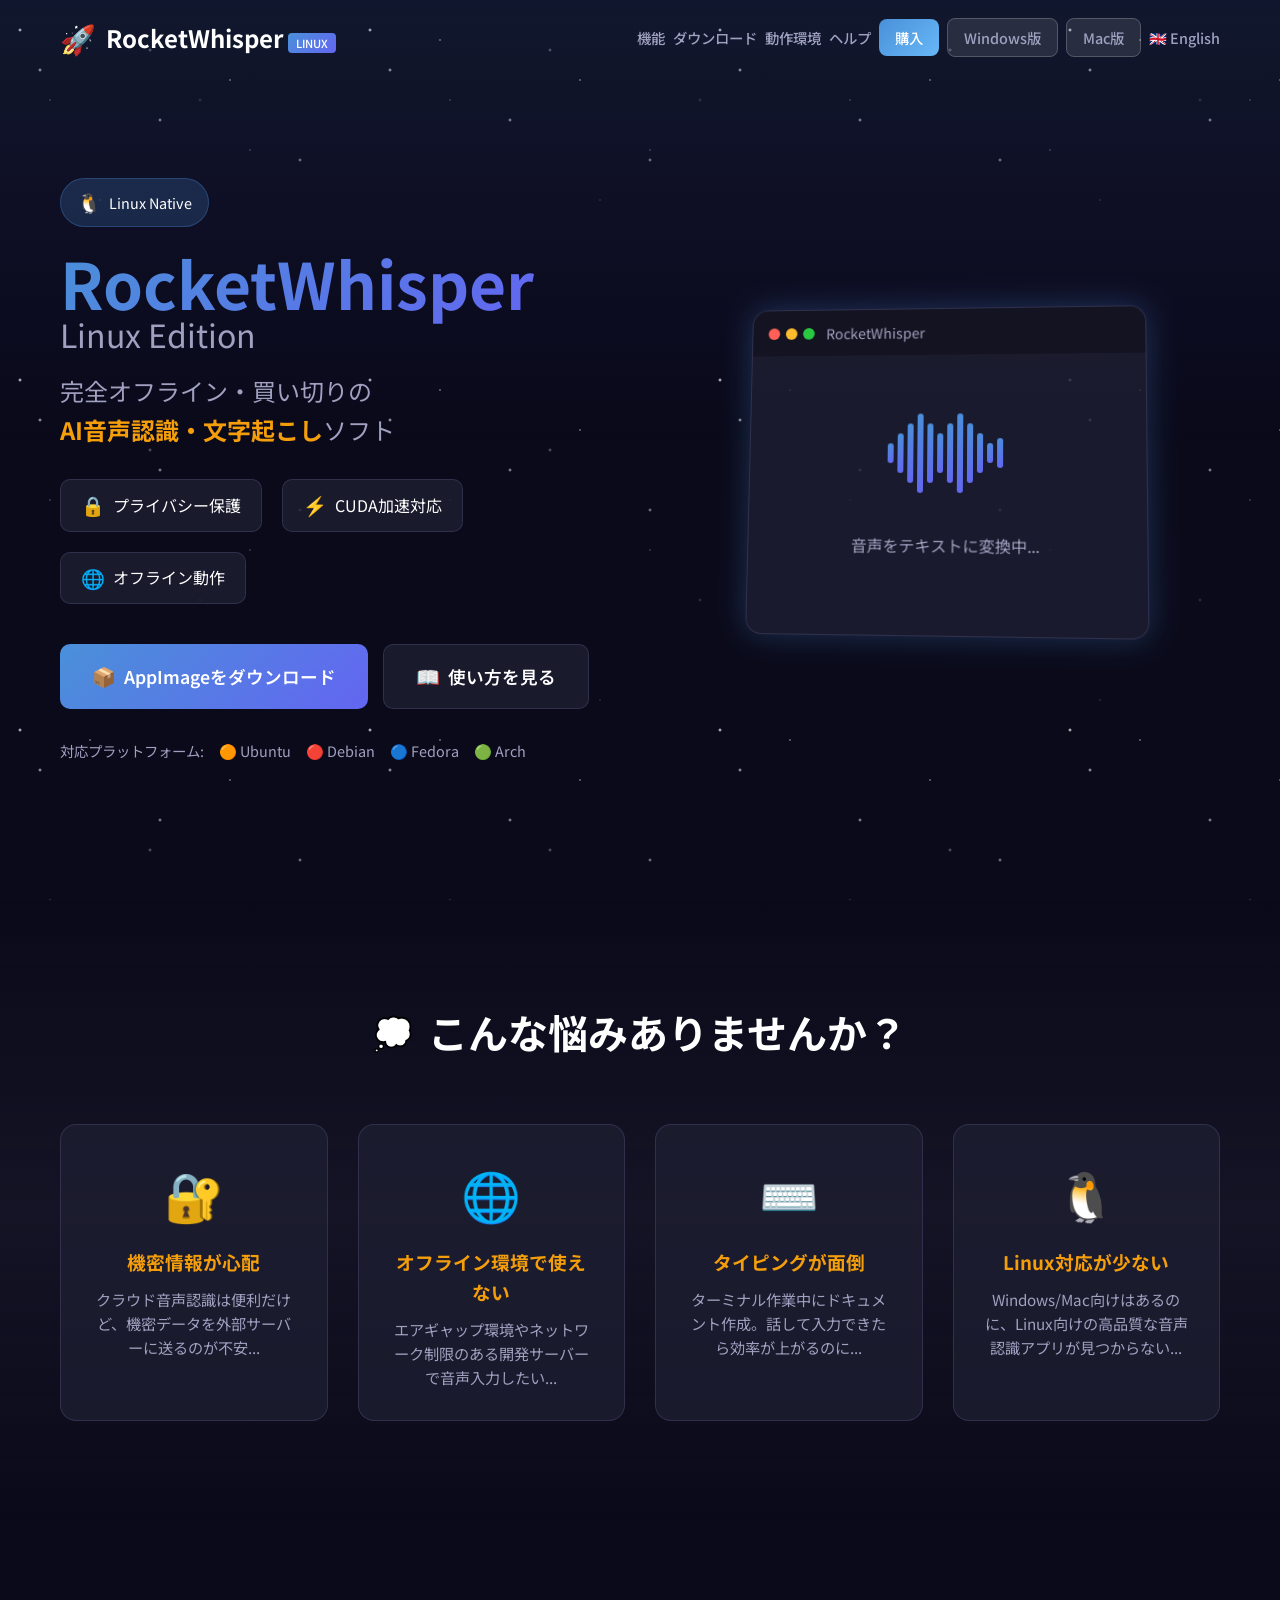
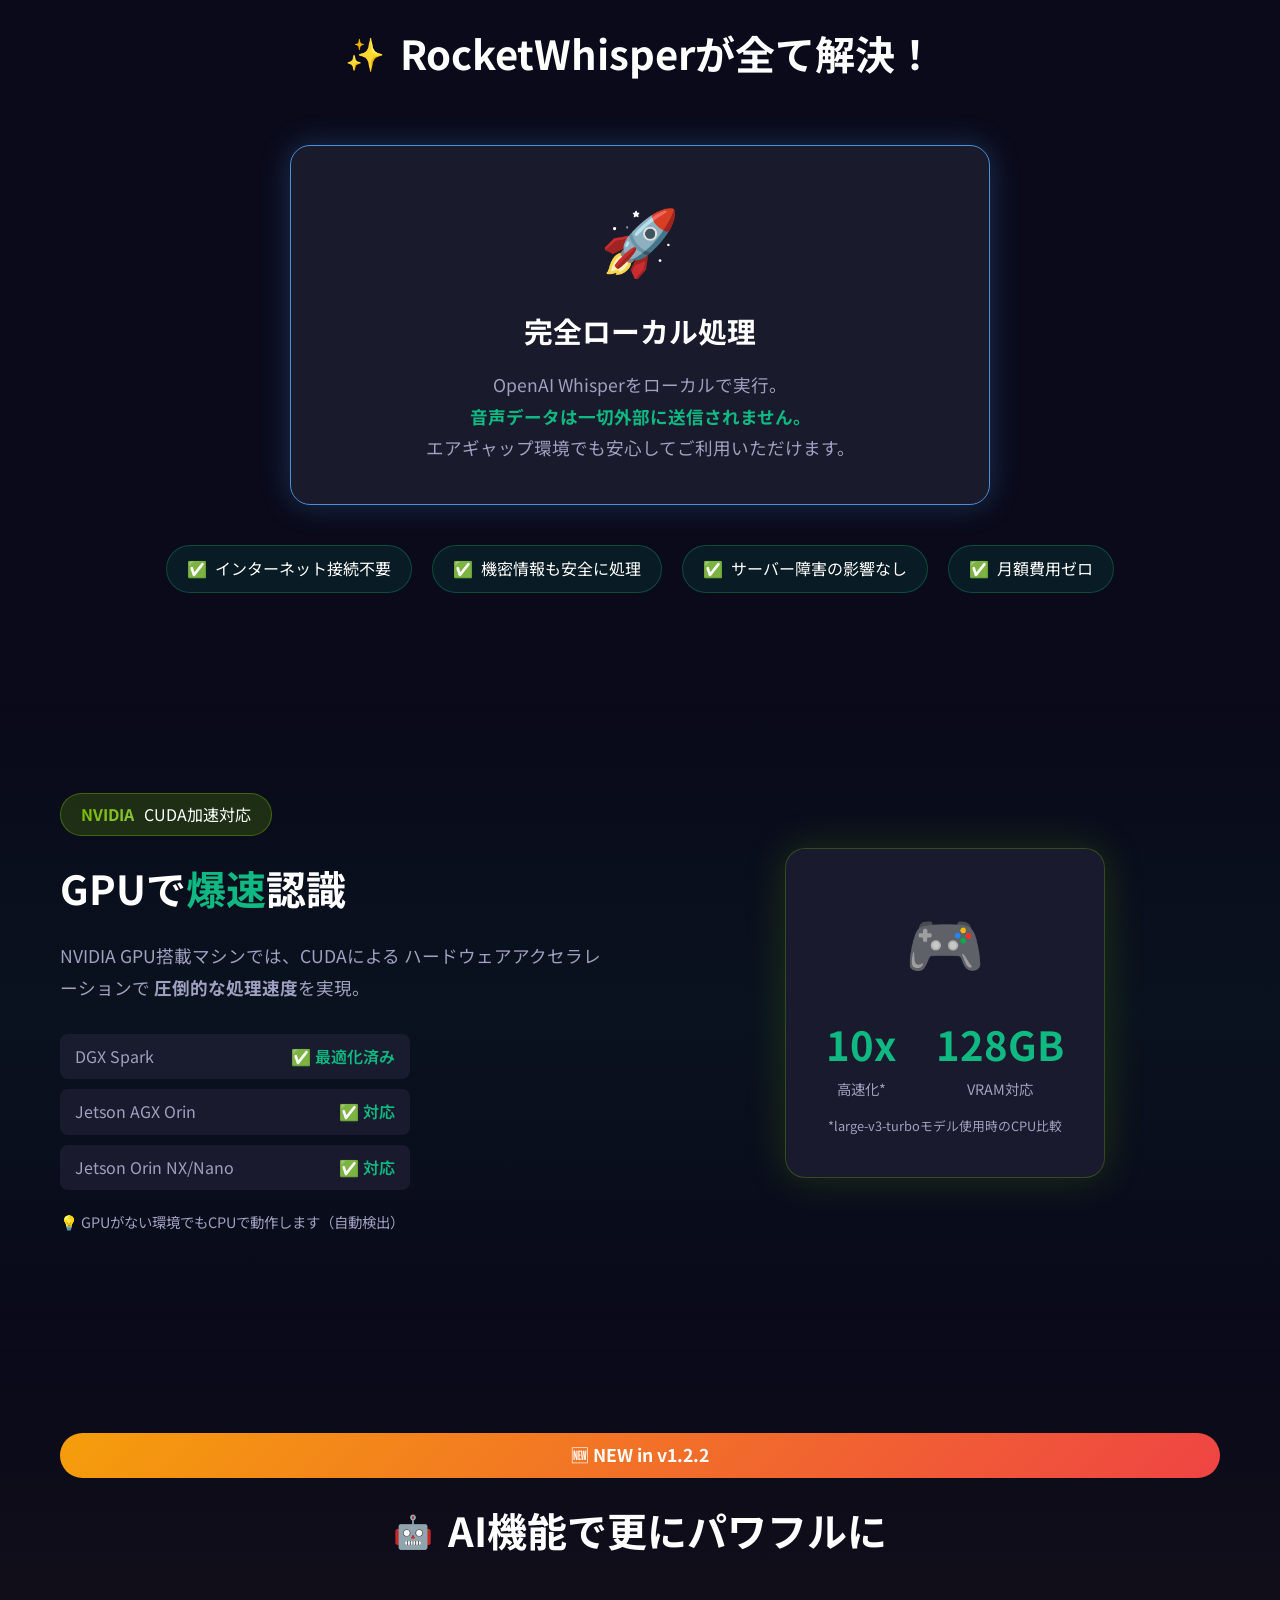
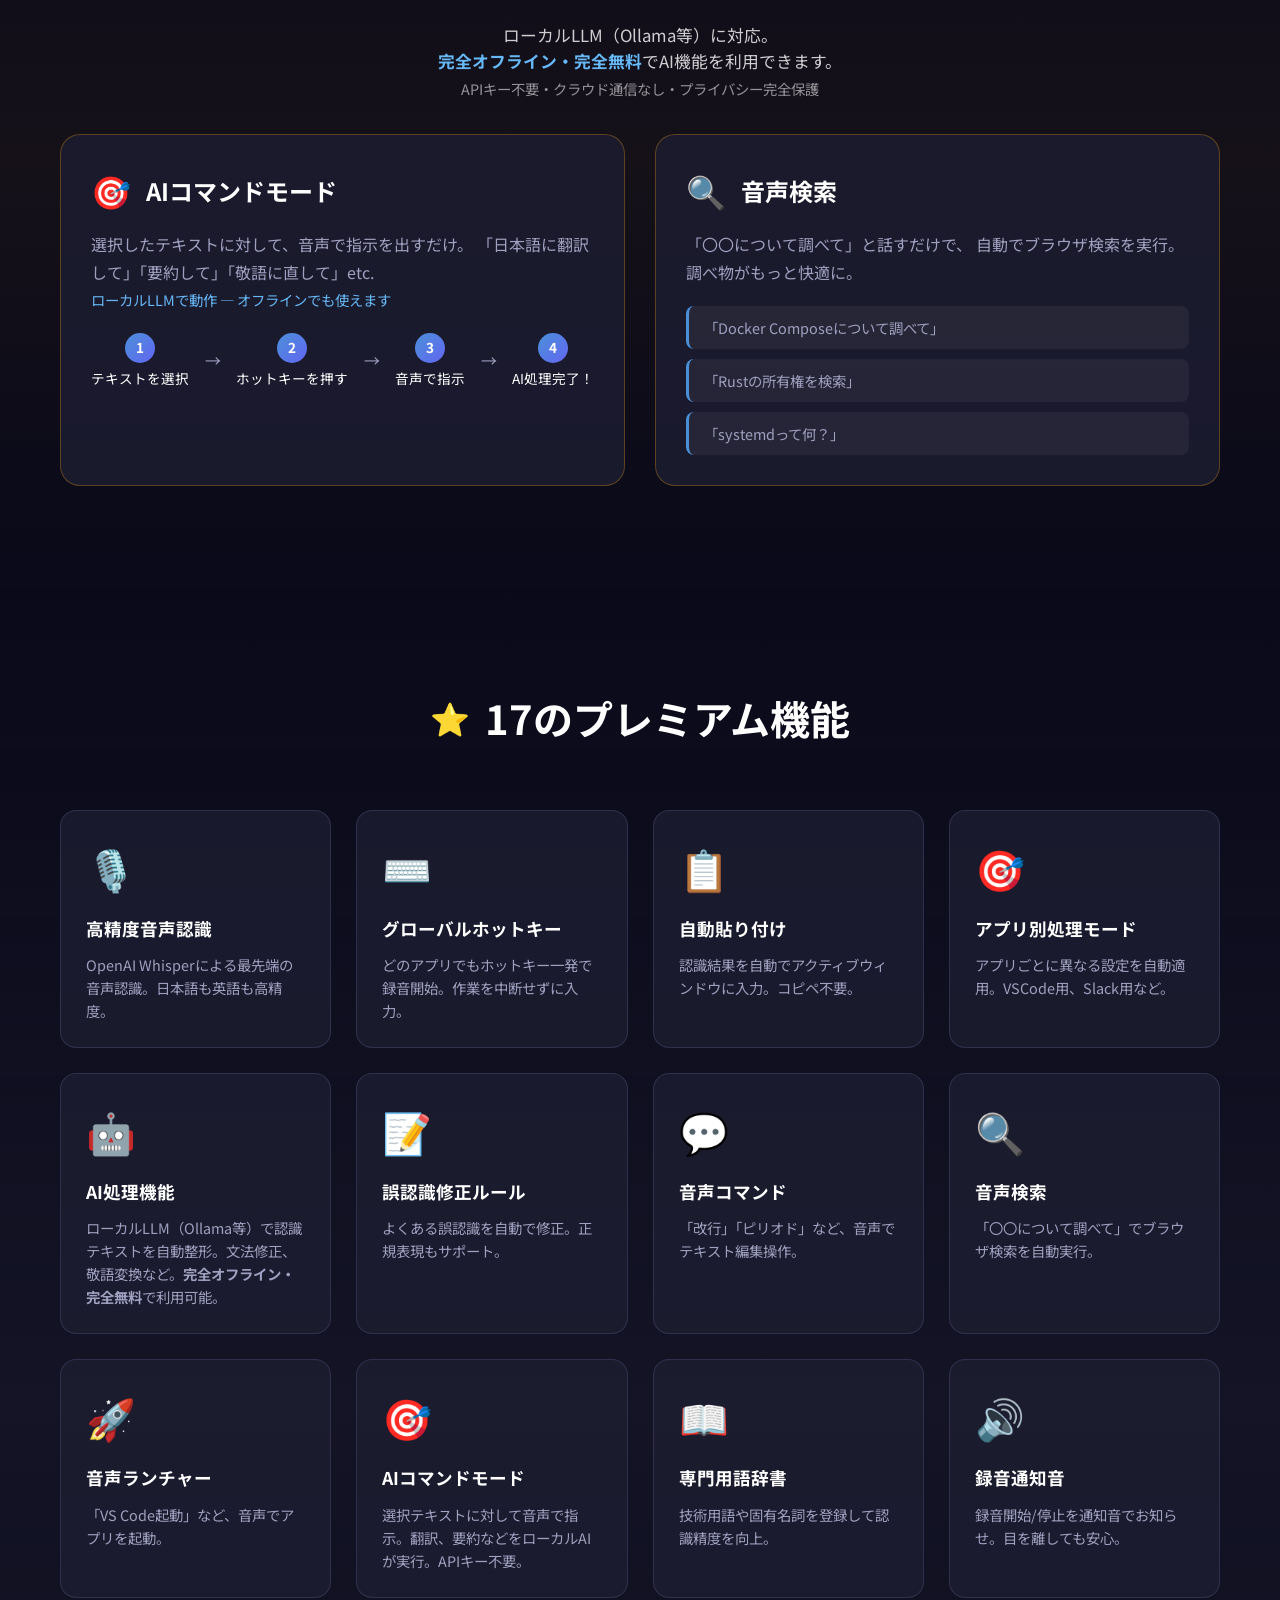
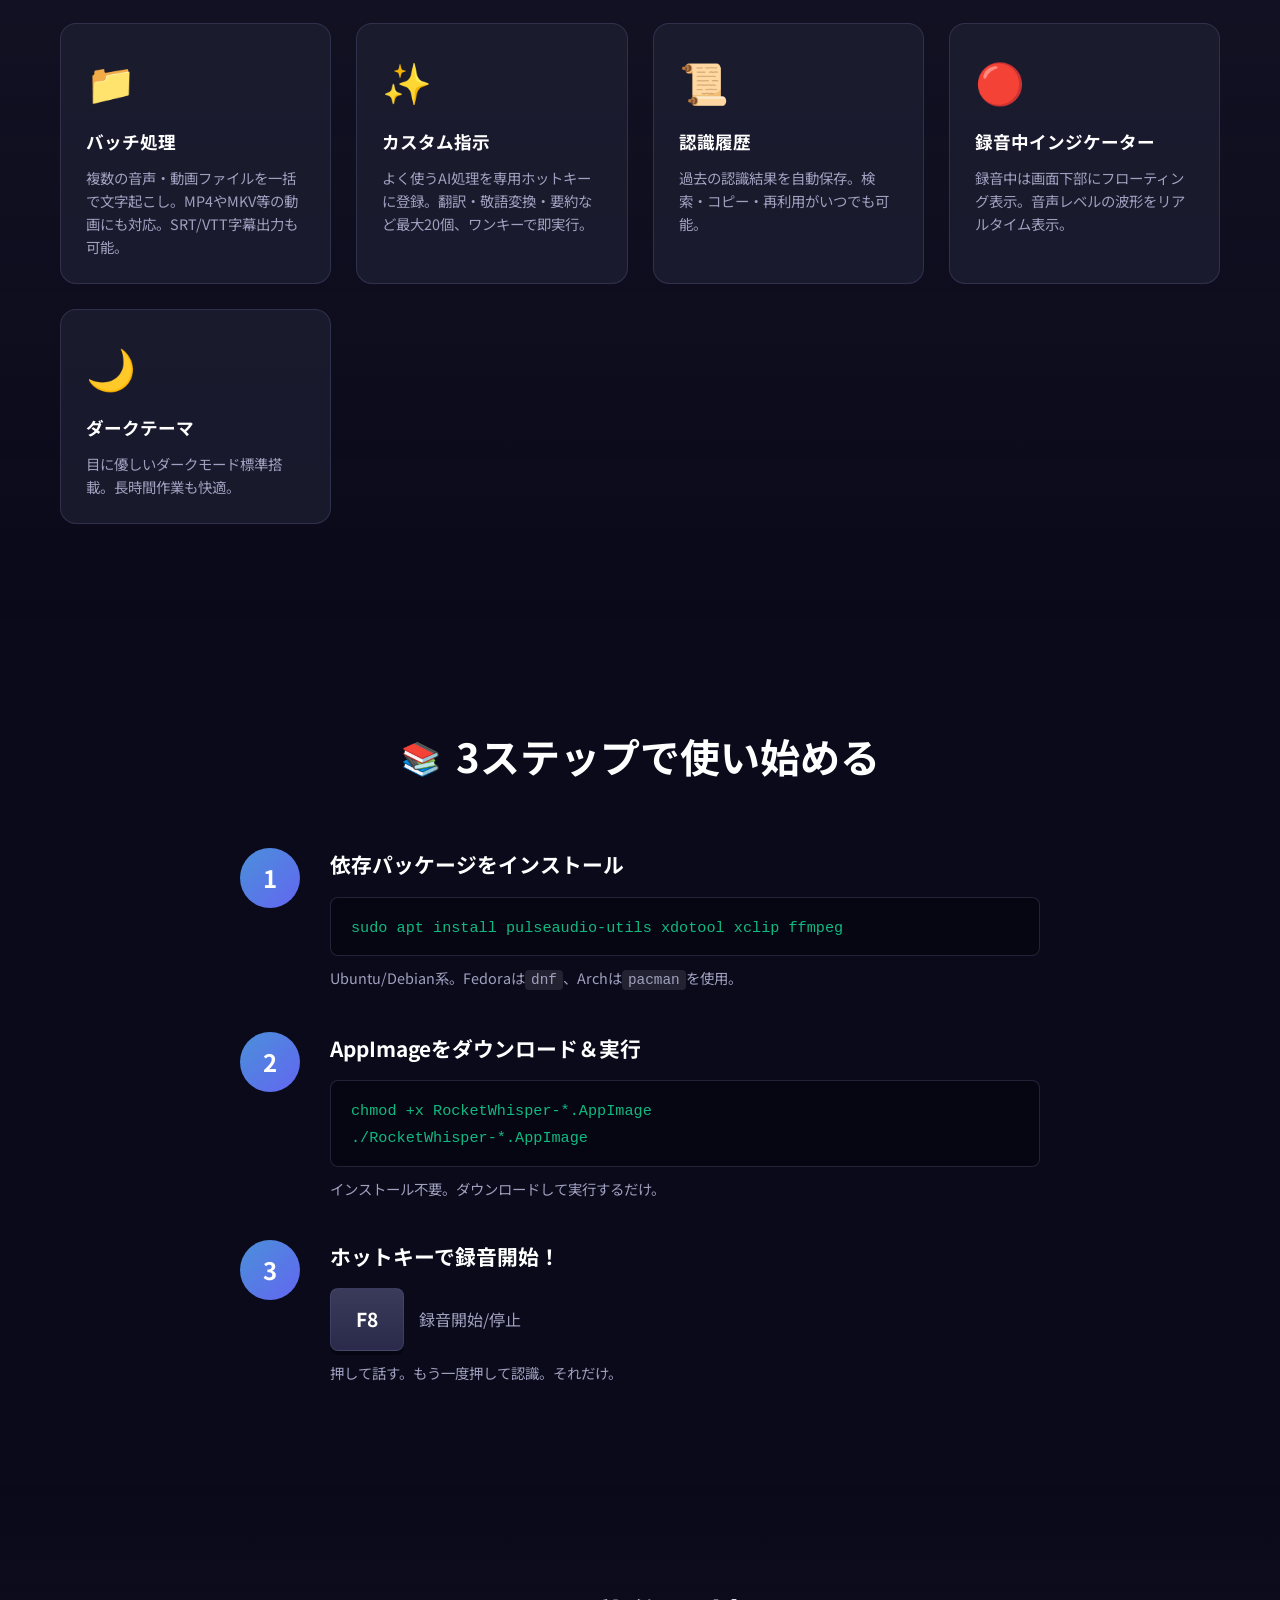
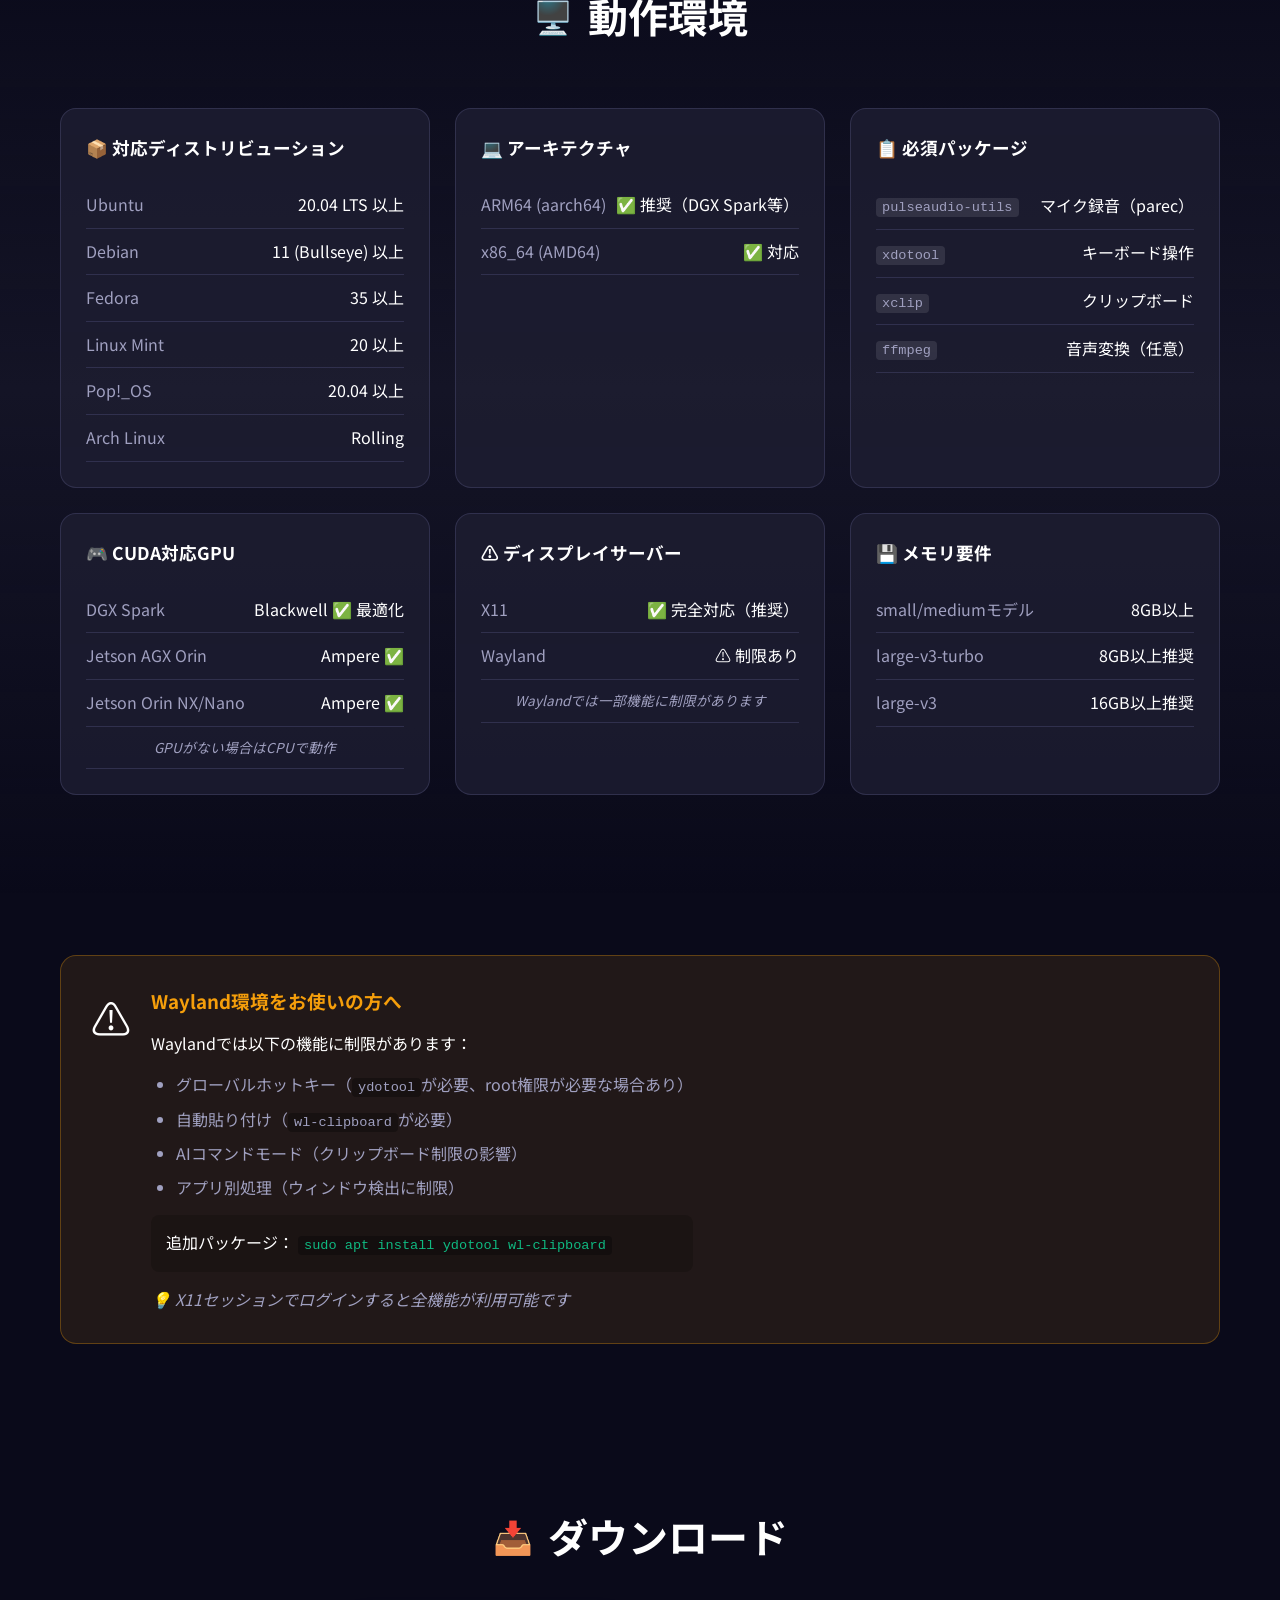
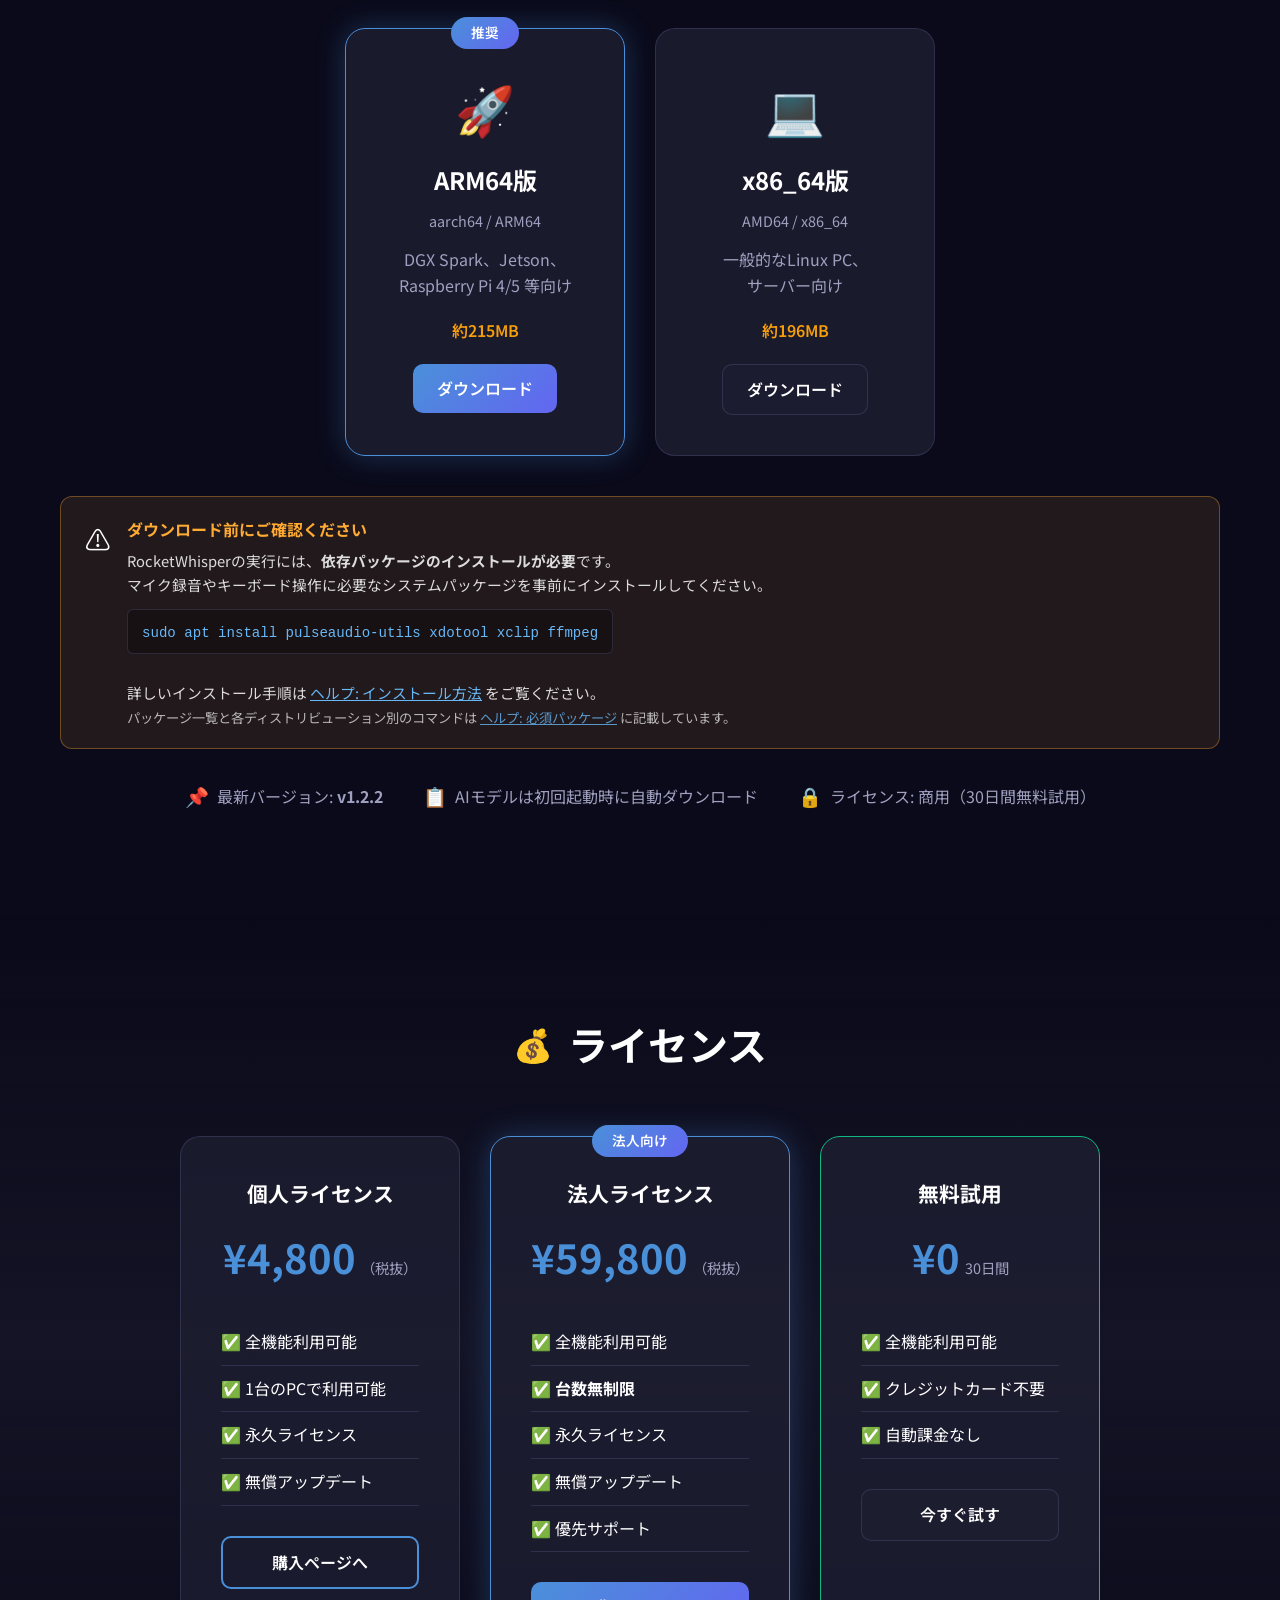
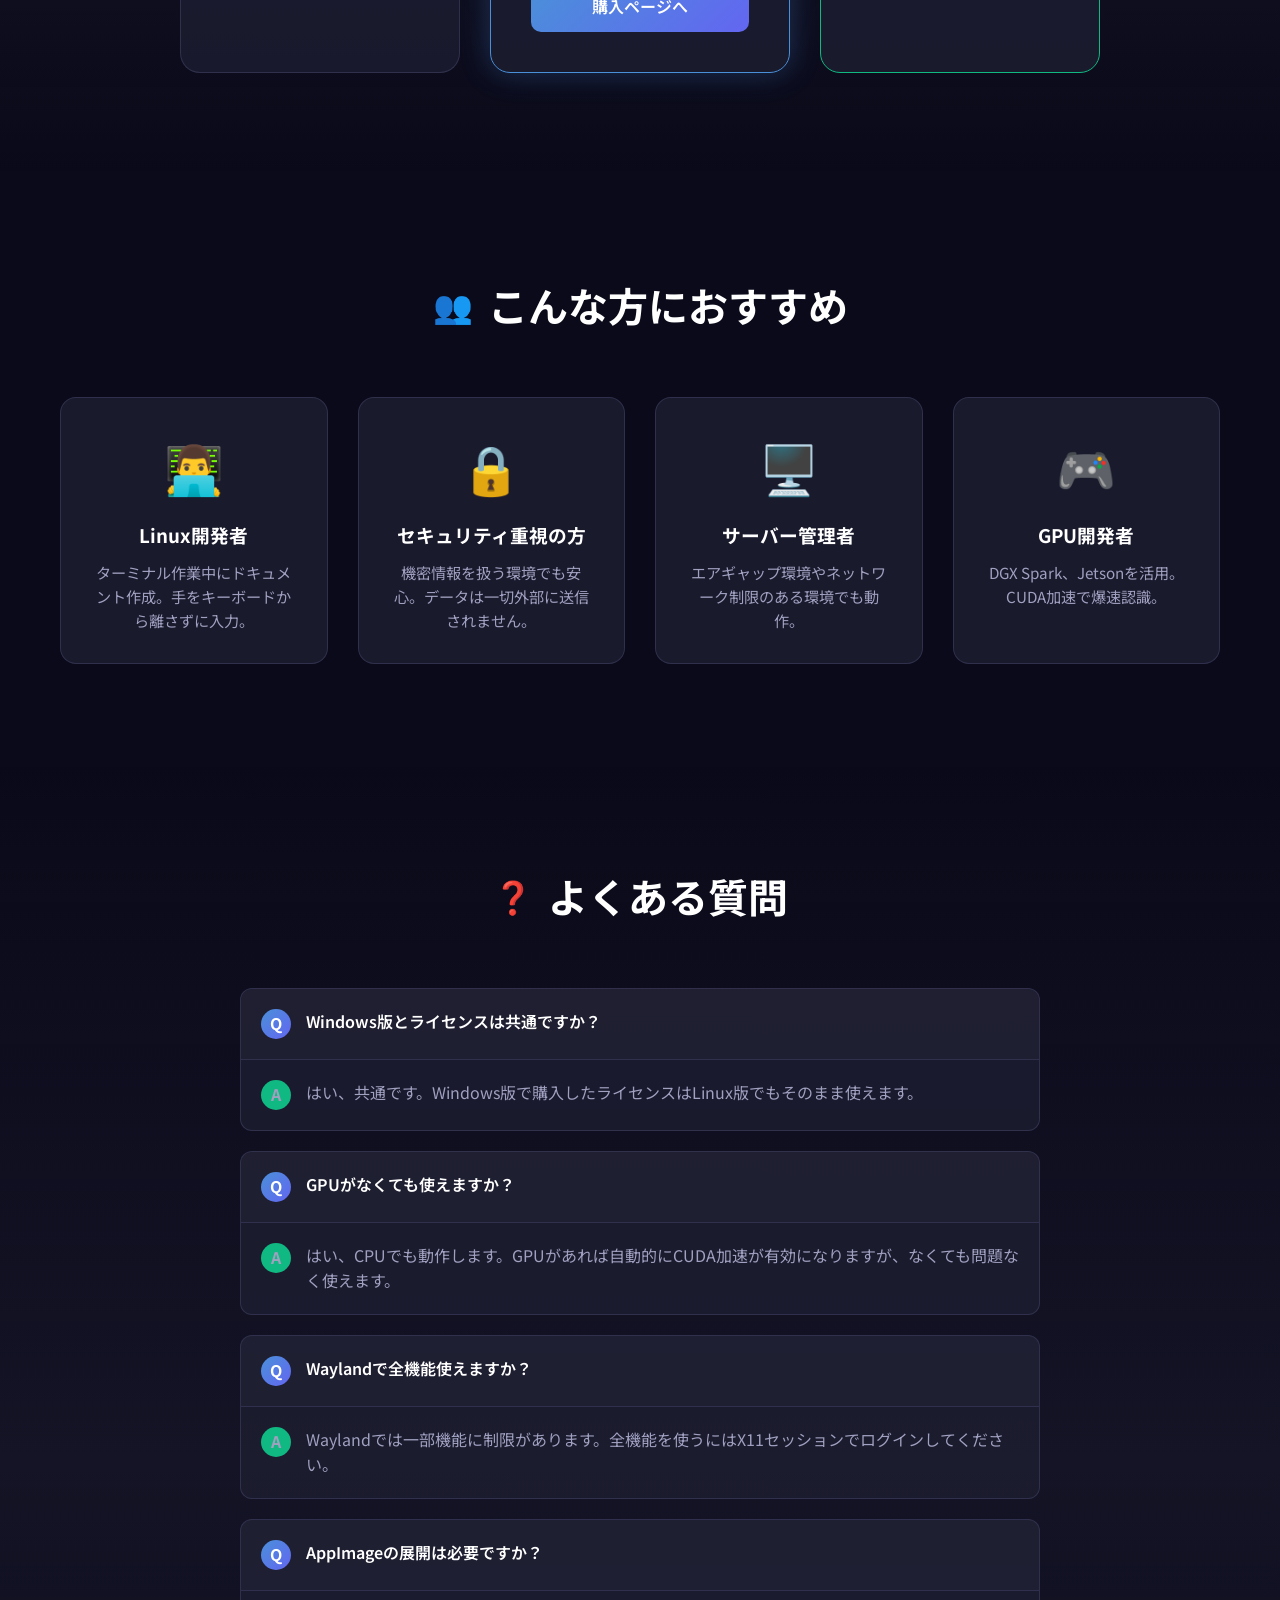
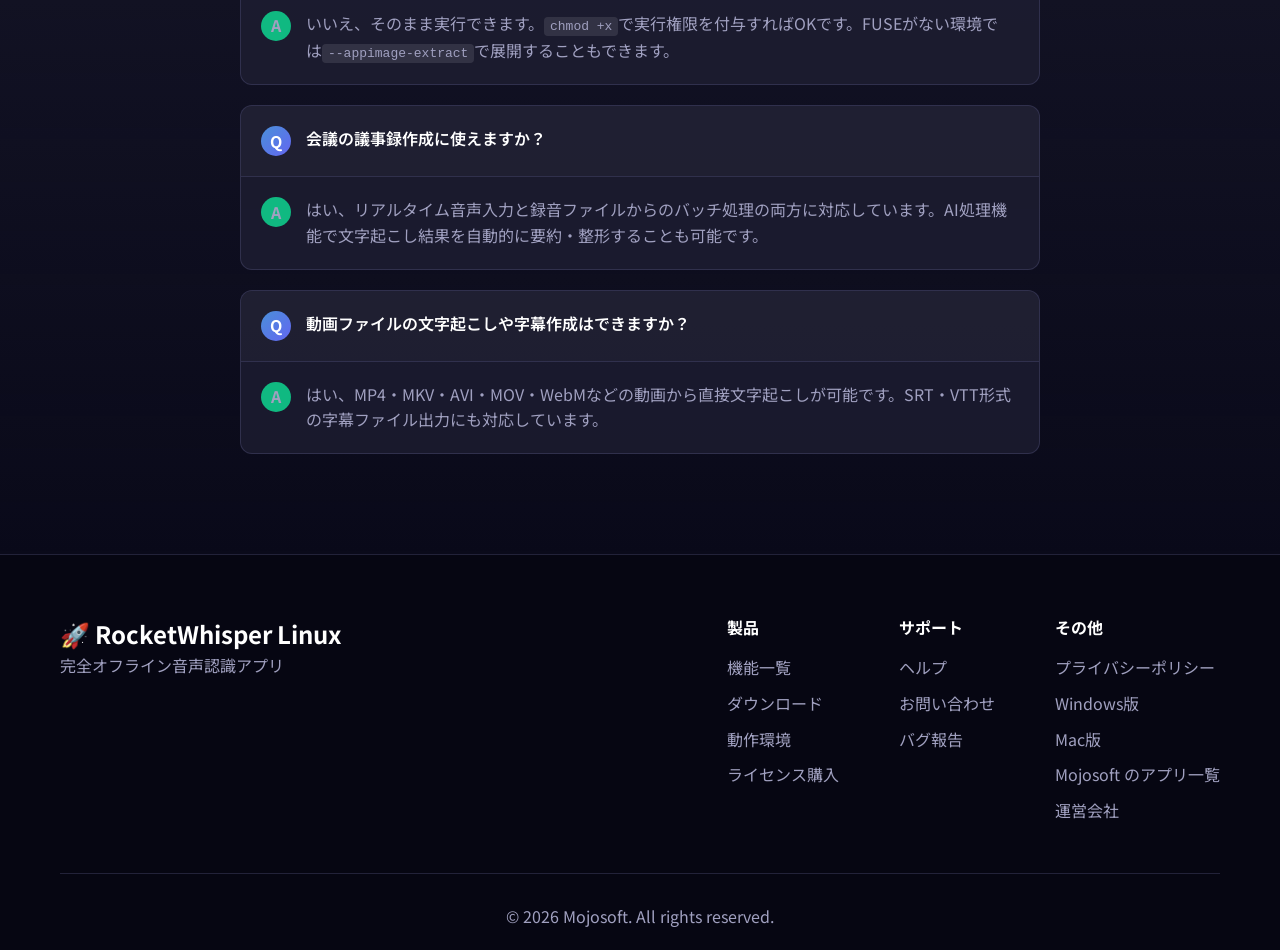
<file: index.html>
<!DOCTYPE html>
<html lang="ja">
<head>
    <meta charset="UTF-8">
    
    <meta name="viewport" content="width=device-width, initial-scale=1.0">
    <meta name="robots" content="index, follow, max-image-preview:large">
    <title>RocketWhisper Linux版｜オフライン音声認識・文字起こし</title>
    <link rel="icon" type="image/png" href="images/favicon.png">
    <meta name="description" content="Ubuntu・Debian・Fedora向けのAI音声認識・文字起こしソフト。Whisperによるオフライン処理、NVIDIA CUDA対応、音声ファイルの一括文字起こしと字幕出力に対応。月額料金のない買い切りライセンスです。">
    <meta name="keywords" content="音声認識,文字起こし,Linux,Ubuntu,AI音声認識,Whisper,OpenAI Whisper,オフライン音声認識,ローカル音声認識,リアルタイム音声入力,会議 文字起こし,議事録作成,動画 文字起こし,字幕作成,SRT,VTT,NVIDIA CUDA,DGX Spark,GPU 音声認識,買い切り,月額不要,プライバシー保護,AppImage,Debian,Fedora,Linux 音声入力,Linux 文字起こし,音声認識ソフト,カスタム指示,バッチ処理,RocketWhisper">
    <meta property="og:title" content="RocketWhisper Linux版｜オフライン音声認識・文字起こし">
    <meta property="og:description" content="Ubuntu・Debian・Fedora向けのAI音声認識・文字起こしソフト。Whisperによるオフライン処理、NVIDIA CUDA対応、音声ファイルの一括文字起こしと字幕出力に対応。月額料金のない買い切りライセンスです。">
    <meta property="og:type" content="website">
    <meta property="og:url" content="https://mojosoftjp.github.io/rocketwhisper-linux/">
    <meta property="og:site_name" content="Mojosoft">
    <meta property="og:locale" content="ja_JP">
    <meta name="twitter:card" content="summary">
    <meta name="twitter:title" content="RocketWhisper Linux版｜オフライン音声認識・文字起こし">
    <meta name="twitter:description" content="Ubuntu・Debian・Fedora向けのAI音声認識・文字起こしソフト。Whisperによるオフライン処理、NVIDIA CUDA対応、音声ファイルの一括文字起こしと字幕出力に対応。月額料金のない買い切りライセンスです。">
    
    
    
    
    <link rel="stylesheet" href="css/style.css">
    <link rel="preconnect" href="https://fonts.googleapis.com">
    <link rel="preconnect" href="https://fonts.gstatic.com" crossorigin>
    <link href="https://fonts.googleapis.com/css2?family=Noto+Sans+JP:wght@300;400;500;700&display=swap" rel="stylesheet">
    
  <link rel="canonical" href="https://mojosoftjp.github.io/rocketwhisper-linux/">
  <link rel="alternate" href="https://mojosoftjp.github.io/rocketwhisper-linux/" hreflang="ja">
  <link rel="alternate" href="https://mojosoftjp.github.io/rocketwhisper-linux/en/" hreflang="en">
  <link rel="alternate" href="https://mojosoftjp.github.io/rocketwhisper-linux/" hreflang="x-default">
  <meta property="og:image" content="https://mojosoftjp.github.io/rocketwhisper-linux/images/favicon.png">
  <meta name="twitter:image" content="https://mojosoftjp.github.io/rocketwhisper-linux/images/favicon.png">
  <meta property="og:image:alt" content="RocketWhisper Linux版｜オフライン音声認識・文字起こし">
  <meta name="twitter:image:alt" content="RocketWhisper Linux版｜オフライン音声認識・文字起こし">
  <meta property="og:image:width" content="48">
  <meta property="og:image:height" content="48">
<script type="application/ld+json">
{
  "@context": "https://schema.org",
  "@graph": [
    {
      "@type": "SoftwareApplication",
      "@id": "https://mojosoftjp.github.io/rocketwhisper-linux/#software",
      "name": "RocketWhisper Linux版",
      "alternateName": "RocketWhisper for Linux",
      "url": "https://mojosoftjp.github.io/rocketwhisper-linux/",
      "description": "Ubuntu・Debian・Fedora向けのAI音声認識・文字起こしソフト。Whisperによるオフライン処理、NVIDIA CUDA対応、音声ファイルの一括文字起こしと字幕出力に対応。月額料金のない買い切りライセンスです。",
      "image": "https://mojosoftjp.github.io/rocketwhisper-linux/images/favicon.png",
      "operatingSystem": "Linux",
      "applicationCategory": "UtilitiesApplication",
      "inLanguage": "ja",
      "publisher": {
        "@type": "Organization",
        "@id": "https://mojosoft.biz/#organization",
        "name": "Mojosoft",
        "url": "https://mojosoft.biz/"
      },
      "offers": {
        "@type": "Offer",
        "price": "4800",
        "priceCurrency": "JPY",
        "description": "個人版ライセンス（買い切り・月額不要）",
        "url": "https://mojosoftjp.github.io/rocketwhisper-linux/"
      }
    },
    {
      "@type": "BreadcrumbList",
      "@id": "https://mojosoftjp.github.io/rocketwhisper-linux/#breadcrumb",
      "itemListElement": [
        {
          "@type": "ListItem",
          "position": 1,
          "name": "Mojosoft",
          "item": "https://mojosoft.biz/"
        },
        {
          "@type": "ListItem",
          "position": 2,
          "name": "RocketWhisper Linux版",
          "item": "https://mojosoftjp.github.io/rocketwhisper-linux/"
        }
      ]
    },
    {
      "@type": "WebPage",
      "@id": "https://mojosoftjp.github.io/rocketwhisper-linux/#webpage",
      "url": "https://mojosoftjp.github.io/rocketwhisper-linux/",
      "name": "RocketWhisper Linux版｜オフライン音声認識・文字起こし",
      "inLanguage": "ja",
      "mainEntity": {
        "@id": "https://mojosoftjp.github.io/rocketwhisper-linux/#software"
      },
      "breadcrumb": {
        "@id": "https://mojosoftjp.github.io/rocketwhisper-linux/#breadcrumb"
      }
    }
  ]
}
</script>
</head>
<body>
    <!-- Space Background Effects -->
    <div class="stars"></div>
    <div class="stars2"></div>
    <div class="stars3"></div>
    <div class="shooting-stars">
        <div class="shooting-star"></div>
        <div class="shooting-star"></div>
        <div class="shooting-star"></div>
    </div>
    <div class="aurora"></div>

    <!-- Navigation -->
    <nav class="navbar">
        <div class="nav-container">
            <a href="#" class="nav-logo">
                <span class="logo-icon">🚀</span>
                <span class="logo-text">RocketWhisper <span class="linux-badge">Linux</span></span>
            </a>
            <ul class="nav-menu">
                <li><a href="#features">機能</a></li>
                <li><a href="#download">ダウンロード</a></li>
                <li><a href="#specs">動作環境</a></li>
                <li><a href="help.html">ヘルプ</a></li>
                <li><a href="purchase.html" class="nav-btn-purchase">購入</a></li>
                <li><a href="https://mojosoftjp.github.io/rocketwhisper/" class="nav-btn-windows">Windows版</a></li>
                <li><a href="https://mojosoftjp.github.io/rocketwhisper-mac/ja/" class="nav-btn-windows">Mac版</a></li>
                <li><a href="en/index.html" onclick="sessionStorage.setItem('rw-lang','en')">&#x1F1EC;&#x1F1E7; English</a></li>
            </ul>
            <button class="nav-toggle">☰</button>
        </div>
    </nav>

    <!-- Hero Section -->
    <header class="hero">
        <div class="hero-content">
            <div class="hero-badge">
                <span class="badge-icon">🐧</span>
                <span>Linux Native</span>
            </div>
            <h1 class="hero-title">
                <span class="gradient-text">RocketWhisper</span>
                <span class="hero-subtitle">Linux Edition</span>
            </h1>
            <p class="hero-description">
                完全オフライン・買い切りの<br>
                <strong>AI音声認識・文字起こし</strong>ソフト
            </p>
            <div class="hero-features">
                <div class="hero-feature">
                    <span class="feature-icon">🔒</span>
                    <span>プライバシー保護</span>
                </div>
                <div class="hero-feature">
                    <span class="feature-icon">⚡</span>
                    <span>CUDA加速対応</span>
                </div>
                <div class="hero-feature">
                    <span class="feature-icon">🌐</span>
                    <span>オフライン動作</span>
                </div>
            </div>
            <div class="hero-buttons">
                <a href="#download" class="btn btn-primary btn-lg">
                    <span class="btn-icon">📦</span>
                    AppImageをダウンロード
                </a>
                <a href="help.html" class="btn btn-secondary btn-lg">
                    <span class="btn-icon">📖</span>
                    使い方を見る
                </a>
            </div>
            <div class="hero-platforms">
                <span class="platform-label">対応プラットフォーム:</span>
                <div class="platform-icons">
                    <span class="platform" title="Ubuntu">🟠 Ubuntu</span>
                    <span class="platform" title="Debian">🔴 Debian</span>
                    <span class="platform" title="Fedora">🔵 Fedora</span>
                    <span class="platform" title="Arch Linux">🟢 Arch</span>
                </div>
            </div>
        </div>
        <div class="hero-visual">
            <div class="app-preview">
                <div class="preview-window">
                    <div class="preview-header">
                        <div class="preview-dots">
                            <span class="dot red"></span>
                            <span class="dot yellow"></span>
                            <span class="dot green"></span>
                        </div>
                        <span class="preview-title">RocketWhisper</span>
                    </div>
                    <div class="preview-content">
                        <div class="waveform">
                            <div class="wave-bar"></div>
                            <div class="wave-bar"></div>
                            <div class="wave-bar"></div>
                            <div class="wave-bar"></div>
                            <div class="wave-bar"></div>
                            <div class="wave-bar"></div>
                            <div class="wave-bar"></div>
                            <div class="wave-bar"></div>
                            <div class="wave-bar"></div>
                            <div class="wave-bar"></div>
                            <div class="wave-bar"></div>
                            <div class="wave-bar"></div>
                        </div>
                        <div class="transcription-demo">
                            <span class="typing-text">音声をテキストに変換中...</span>
                        </div>
                    </div>
                </div>
            </div>
        </div>
    </header>

    <!-- Problem Section -->
    <section class="problem-section">
        <div class="container">
            <h2 class="section-title">
                <span class="title-icon">💭</span>
                こんな悩みありませんか？
            </h2>
            <div class="problem-grid">
                <div class="problem-card">
                    <div class="problem-icon">🔐</div>
                    <h3>機密情報が心配</h3>
                    <p>クラウド音声認識は便利だけど、機密データを外部サーバーに送るのが不安...</p>
                </div>
                <div class="problem-card">
                    <div class="problem-icon">🌐</div>
                    <h3>オフライン環境で使えない</h3>
                    <p>エアギャップ環境やネットワーク制限のある開発サーバーで音声入力したい...</p>
                </div>
                <div class="problem-card">
                    <div class="problem-icon">⌨️</div>
                    <h3>タイピングが面倒</h3>
                    <p>ターミナル作業中にドキュメント作成。話して入力できたら効率が上がるのに...</p>
                </div>
                <div class="problem-card">
                    <div class="problem-icon">🐧</div>
                    <h3>Linux対応が少ない</h3>
                    <p>Windows/Mac向けはあるのに、Linux向けの高品質な音声認識アプリが見つからない...</p>
                </div>
            </div>
        </div>
    </section>

    <!-- Solution Section -->
    <section class="solution-section">
        <div class="container">
            <h2 class="section-title">
                <span class="title-icon">✨</span>
                RocketWhisperが全て解決！
            </h2>
            <div class="solution-content">
                <div class="solution-main">
                    <div class="solution-card highlight">
                        <div class="solution-icon">🚀</div>
                        <h3>完全ローカル処理</h3>
                        <p>OpenAI Whisperをローカルで実行。<br>
                        <strong>音声データは一切外部に送信されません。</strong><br>
                        エアギャップ環境でも安心してご利用いただけます。</p>
                    </div>
                </div>
                <div class="solution-features">
                    <div class="solution-feature">
                        <span class="check-icon">✅</span>
                        <span>インターネット接続不要</span>
                    </div>
                    <div class="solution-feature">
                        <span class="check-icon">✅</span>
                        <span>機密情報も安全に処理</span>
                    </div>
                    <div class="solution-feature">
                        <span class="check-icon">✅</span>
                        <span>サーバー障害の影響なし</span>
                    </div>
                    <div class="solution-feature">
                        <span class="check-icon">✅</span>
                        <span>月額費用ゼロ</span>
                    </div>
                </div>
            </div>
        </div>
    </section>

    <!-- GPU Acceleration Section -->
    <section class="gpu-section">
        <div class="container">
            <div class="gpu-content">
                <div class="gpu-text">
                    <div class="gpu-badge">
                        <span class="nvidia-logo">NVIDIA</span>
                        <span>CUDA加速対応</span>
                    </div>
                    <h2>GPUで<span class="highlight-text">爆速</span>認識</h2>
                    <p class="gpu-description">
                        NVIDIA GPU搭載マシンでは、CUDAによる
                        ハードウェアアクセラレーションで
                        <strong>圧倒的な処理速度</strong>を実現。
                    </p>
                    <div class="gpu-specs">
                        <div class="gpu-spec">
                            <span class="spec-label">DGX Spark</span>
                            <span class="spec-value">✅ 最適化済み</span>
                        </div>
                        <div class="gpu-spec">
                            <span class="spec-label">Jetson AGX Orin</span>
                            <span class="spec-value">✅ 対応</span>
                        </div>
                        <div class="gpu-spec">
                            <span class="spec-label">Jetson Orin NX/Nano</span>
                            <span class="spec-value">✅ 対応</span>
                        </div>
                    </div>
                    <p class="gpu-note">
                        💡 GPUがない環境でもCPUで動作します（自動検出）
                    </p>
                </div>
                <div class="gpu-visual">
                    <div class="gpu-card">
                        <div class="gpu-icon">🎮</div>
                        <div class="gpu-stats">
                            <div class="stat">
                                <span class="stat-value">10x</span>
                                <span class="stat-label">高速化*</span>
                            </div>
                            <div class="stat">
                                <span class="stat-value">128GB</span>
                                <span class="stat-label">VRAM対応</span>
                            </div>
                        </div>
                        <p class="stat-note">*large-v3-turboモデル使用時のCPU比較</p>
                    </div>
                </div>
            </div>
        </div>
    </section>

    <!-- NEW Features Section -->
    <section class="new-features-section">
        <div class="container">
            <div class="new-badge-large">🆕 NEW in v1.2.2</div>
            <h2 class="section-title">
                <span class="title-icon">🤖</span>
                AI機能で更にパワフルに
            </h2>
            <p style="text-align: center; color: rgba(255,255,255,0.8); font-size: 1.05rem; margin-bottom: 2rem; max-width: 700px; margin-left: auto; margin-right: auto;">
                ローカルLLM（Ollama等）に対応。<br>
                <strong style="color: #67B8F7;">完全オフライン・完全無料</strong>でAI機能を利用できます。<br>
                <span style="font-size: 0.9rem; color: rgba(255,255,255,0.55);">APIキー不要・クラウド通信なし・プライバシー完全保護</span>
            </p>

            <div class="new-feature-cards">
                <div class="new-feature-card">
                    <div class="new-feature-header">
                        <span class="new-feature-icon">🎯</span>
                        <h3>AIコマンドモード</h3>
                    </div>
                    <p class="new-feature-desc">
                        選択したテキストに対して、音声で指示を出すだけ。
                        「日本語に翻訳して」「要約して」「敬語に直して」etc.<br>
                        <span style="color: #67B8F7; font-size: 0.9rem;">ローカルLLMで動作 — オフラインでも使えます</span>
                    </p>
                    <div class="new-feature-flow">
                        <div class="flow-step">
                            <span class="step-num">1</span>
                            <span>テキストを選択</span>
                        </div>
                        <div class="flow-arrow">→</div>
                        <div class="flow-step">
                            <span class="step-num">2</span>
                            <span>ホットキーを押す</span>
                        </div>
                        <div class="flow-arrow">→</div>
                        <div class="flow-step">
                            <span class="step-num">3</span>
                            <span>音声で指示</span>
                        </div>
                        <div class="flow-arrow">→</div>
                        <div class="flow-step">
                            <span class="step-num">4</span>
                            <span>AI処理完了！</span>
                        </div>
                    </div>
                </div>

                <div class="new-feature-card">
                    <div class="new-feature-header">
                        <span class="new-feature-icon">🔍</span>
                        <h3>音声検索</h3>
                    </div>
                    <p class="new-feature-desc">
                        「〇〇について調べて」と話すだけで、
                        自動でブラウザ検索を実行。
                        調べ物がもっと快適に。
                    </p>
                    <div class="search-examples">
                        <div class="example">「Docker Composeについて調べて」</div>
                        <div class="example">「Rustの所有権を検索」</div>
                        <div class="example">「systemdって何？」</div>
                    </div>
                </div>
            </div>
        </div>
    </section>

    <!-- Features Section -->
    <section id="features" class="features-section">
        <div class="container">
            <h2 class="section-title">
                <span class="title-icon">⭐</span>
                17のプレミアム機能
            </h2>
            <div class="features-grid">
                <div class="feature-card">
                    <div class="feature-icon-wrap">🎙️</div>
                    <h3>高精度音声認識</h3>
                    <p>OpenAI Whisperによる最先端の音声認識。日本語も英語も高精度。</p>
                </div>
                <div class="feature-card">
                    <div class="feature-icon-wrap">⌨️</div>
                    <h3>グローバルホットキー</h3>
                    <p>どのアプリでもホットキー一発で録音開始。作業を中断せずに入力。</p>
                </div>
                <div class="feature-card">
                    <div class="feature-icon-wrap">📋</div>
                    <h3>自動貼り付け</h3>
                    <p>認識結果を自動でアクティブウィンドウに入力。コピペ不要。</p>
                </div>
                <div class="feature-card">
                    <div class="feature-icon-wrap">🎯</div>
                    <h3>アプリ別処理モード</h3>
                    <p>アプリごとに異なる設定を自動適用。VSCode用、Slack用など。</p>
                </div>
                <div class="feature-card">
                    <div class="feature-icon-wrap">🤖</div>
                    <h3>AI処理機能</h3>
                    <p>ローカルLLM（Ollama等）で認識テキストを自動整形。文法修正、敬語変換など。<strong>完全オフライン・完全無料</strong>で利用可能。</p>
                </div>
                <div class="feature-card">
                    <div class="feature-icon-wrap">📝</div>
                    <h3>誤認識修正ルール</h3>
                    <p>よくある誤認識を自動で修正。正規表現もサポート。</p>
                </div>
                <div class="feature-card">
                    <div class="feature-icon-wrap">💬</div>
                    <h3>音声コマンド</h3>
                    <p>「改行」「ピリオド」など、音声でテキスト編集操作。</p>
                </div>
                <div class="feature-card">
                    <div class="feature-icon-wrap">🔍</div>
                    <h3>音声検索</h3>
                    <p>「〇〇について調べて」でブラウザ検索を自動実行。</p>
                </div>
                <div class="feature-card">
                    <div class="feature-icon-wrap">🚀</div>
                    <h3>音声ランチャー</h3>
                    <p>「VS Code起動」など、音声でアプリを起動。</p>
                </div>
                <div class="feature-card">
                    <div class="feature-icon-wrap">🎯</div>
                    <h3>AIコマンドモード</h3>
                    <p>選択テキストに対して音声で指示。翻訳、要約などをローカルAIが実行。APIキー不要。</p>
                </div>
                <div class="feature-card">
                    <div class="feature-icon-wrap">📖</div>
                    <h3>専門用語辞書</h3>
                    <p>技術用語や固有名詞を登録して認識精度を向上。</p>
                </div>
                <div class="feature-card">
                    <div class="feature-icon-wrap">🔊</div>
                    <h3>録音通知音</h3>
                    <p>録音開始/停止を通知音でお知らせ。目を離しても安心。</p>
                </div>
                <div class="feature-card">
                    <div class="feature-icon-wrap">📁</div>
                    <h3>バッチ処理</h3>
                    <p>複数の音声・動画ファイルを一括で文字起こし。MP4やMKV等の動画にも対応。SRT/VTT字幕出力も可能。</p>
                </div>
                <div class="feature-card">
                    <div class="feature-icon-wrap">✨</div>
                    <h3>カスタム指示</h3>
                    <p>よく使うAI処理を専用ホットキーに登録。翻訳・敬語変換・要約など最大20個、ワンキーで即実行。</p>
                </div>
                <div class="feature-card">
                    <div class="feature-icon-wrap">📜</div>
                    <h3>認識履歴</h3>
                    <p>過去の認識結果を自動保存。検索・コピー・再利用がいつでも可能。</p>
                </div>
                <div class="feature-card">
                    <div class="feature-icon-wrap">🔴</div>
                    <h3>録音中インジケーター</h3>
                    <p>録音中は画面下部にフローティング表示。音声レベルの波形をリアルタイム表示。</p>
                </div>
                <div class="feature-card">
                    <div class="feature-icon-wrap">🌙</div>
                    <h3>ダークテーマ</h3>
                    <p>目に優しいダークモード標準搭載。長時間作業も快適。</p>
                </div>
            </div>
        </div>
    </section>

    <!-- How to Use Section -->
    <section class="howto-section">
        <div class="container">
            <h2 class="section-title">
                <span class="title-icon">📚</span>
                3ステップで使い始める
            </h2>
            <div class="howto-steps">
                <div class="howto-step">
                    <div class="step-number">1</div>
                    <div class="step-content">
                        <h3>依存パッケージをインストール</h3>
                        <div class="code-block">
                            <code>sudo apt install pulseaudio-utils xdotool xclip ffmpeg</code>
                        </div>
                        <p class="step-note">Ubuntu/Debian系。Fedoraは<code>dnf</code>、Archは<code>pacman</code>を使用。</p>
                    </div>
                </div>
                <div class="howto-step">
                    <div class="step-number">2</div>
                    <div class="step-content">
                        <h3>AppImageをダウンロード＆実行</h3>
                        <div class="code-block">
                            <code>chmod +x RocketWhisper-*.AppImage<br>./RocketWhisper-*.AppImage</code>
                        </div>
                        <p class="step-note">インストール不要。ダウンロードして実行するだけ。</p>
                    </div>
                </div>
                <div class="howto-step">
                    <div class="step-number">3</div>
                    <div class="step-content">
                        <h3>ホットキーで録音開始！</h3>
                        <div class="hotkey-display">
                            <span class="key">F8</span>
                            <span class="key-label">録音開始/停止</span>
                        </div>
                        <p class="step-note">押して話す。もう一度押して認識。それだけ。</p>
                    </div>
                </div>
            </div>
        </div>
    </section>

    <!-- Requirements Section -->
    <section id="specs" class="specs-section">
        <div class="container">
            <h2 class="section-title">
                <span class="title-icon">🖥️</span>
                動作環境
            </h2>
            <div class="specs-grid">
                <div class="spec-card">
                    <h3>📦 対応ディストリビューション</h3>
                    <table class="spec-table">
                        <tr>
                            <td>Ubuntu</td>
                            <td>20.04 LTS 以上</td>
                        </tr>
                        <tr>
                            <td>Debian</td>
                            <td>11 (Bullseye) 以上</td>
                        </tr>
                        <tr>
                            <td>Fedora</td>
                            <td>35 以上</td>
                        </tr>
                        <tr>
                            <td>Linux Mint</td>
                            <td>20 以上</td>
                        </tr>
                        <tr>
                            <td>Pop!_OS</td>
                            <td>20.04 以上</td>
                        </tr>
                        <tr>
                            <td>Arch Linux</td>
                            <td>Rolling</td>
                        </tr>
                    </table>
                </div>
                <div class="spec-card">
                    <h3>💻 アーキテクチャ</h3>
                    <table class="spec-table">
                        <tr>
                            <td>ARM64 (aarch64)</td>
                            <td>✅ 推奨（DGX Spark等）</td>
                        </tr>
                        <tr>
                            <td>x86_64 (AMD64)</td>
                            <td>✅ 対応</td>
                        </tr>
                    </table>
                </div>
                <div class="spec-card">
                    <h3>📋 必須パッケージ</h3>
                    <table class="spec-table">
                        <tr>
                            <td><code>pulseaudio-utils</code></td>
                            <td>マイク録音（parec）</td>
                        </tr>
                        <tr>
                            <td><code>xdotool</code></td>
                            <td>キーボード操作</td>
                        </tr>
                        <tr>
                            <td><code>xclip</code></td>
                            <td>クリップボード</td>
                        </tr>
                        <tr>
                            <td><code>ffmpeg</code></td>
                            <td>音声変換（任意）</td>
                        </tr>
                    </table>
                </div>
                <div class="spec-card">
                    <h3>🎮 CUDA対応GPU</h3>
                    <table class="spec-table">
                        <tr>
                            <td>DGX Spark</td>
                            <td>Blackwell ✅ 最適化</td>
                        </tr>
                        <tr>
                            <td>Jetson AGX Orin</td>
                            <td>Ampere ✅</td>
                        </tr>
                        <tr>
                            <td>Jetson Orin NX/Nano</td>
                            <td>Ampere ✅</td>
                        </tr>
                        <tr>
                            <td colspan="2" class="note">GPUがない場合はCPUで動作</td>
                        </tr>
                    </table>
                </div>
                <div class="spec-card">
                    <h3>⚠️ ディスプレイサーバー</h3>
                    <table class="spec-table">
                        <tr>
                            <td>X11</td>
                            <td>✅ 完全対応（推奨）</td>
                        </tr>
                        <tr>
                            <td>Wayland</td>
                            <td>⚠️ 制限あり</td>
                        </tr>
                        <tr>
                            <td colspan="2" class="note">Waylandでは一部機能に制限があります</td>
                        </tr>
                    </table>
                </div>
                <div class="spec-card">
                    <h3>💾 メモリ要件</h3>
                    <table class="spec-table">
                        <tr>
                            <td>small/mediumモデル</td>
                            <td>8GB以上</td>
                        </tr>
                        <tr>
                            <td>large-v3-turbo</td>
                            <td>8GB以上推奨</td>
                        </tr>
                        <tr>
                            <td>large-v3</td>
                            <td>16GB以上推奨</td>
                        </tr>
                    </table>
                </div>
            </div>
        </div>
    </section>

    <!-- Wayland Notice -->
    <section class="wayland-section">
        <div class="container">
            <div class="wayland-notice">
                <div class="wayland-icon">⚠️</div>
                <div class="wayland-content">
                    <h3>Wayland環境をお使いの方へ</h3>
                    <p>Waylandでは以下の機能に制限があります：</p>
                    <ul>
                        <li>グローバルホットキー（<code>ydotool</code>が必要、root権限が必要な場合あり）</li>
                        <li>自動貼り付け（<code>wl-clipboard</code>が必要）</li>
                        <li>AIコマンドモード（クリップボード制限の影響）</li>
                        <li>アプリ別処理（ウィンドウ検出に制限）</li>
                    </ul>
                    <div class="wayland-packages">
                        <span>追加パッケージ：</span>
                        <code>sudo apt install ydotool wl-clipboard</code>
                    </div>
                    <p class="wayland-tip">💡 X11セッションでログインすると全機能が利用可能です</p>
                </div>
            </div>
        </div>
    </section>

    <!-- Download Section -->
    <section id="download" class="download-section">
        <div class="container">
            <h2 class="section-title">
                <span class="title-icon">📥</span>
                ダウンロード
            </h2>
            <div class="download-cards">
                <div class="download-card featured">
                    <div class="card-badge">推奨</div>
                    <div class="card-icon">🚀</div>
                    <h3>ARM64版</h3>
                    <p class="card-arch">aarch64 / ARM64</p>
                    <p class="card-desc">
                        DGX Spark、Jetson、<br>
                        Raspberry Pi 4/5 等向け
                    </p>
                    <div class="card-size">約215MB</div>
                    <a href="https://mojosoft.biz/RocketWhisper-1.2.2-aarch64.AppImage" class="btn btn-primary">
                        ダウンロード
                    </a>
                </div>
                <div class="download-card">
                    <div class="card-icon">💻</div>
                    <h3>x86_64版</h3>
                    <p class="card-arch">AMD64 / x86_64</p>
                    <p class="card-desc">
                        一般的なLinux PC、<br>
                        サーバー向け
                    </p>
                    <div class="card-size">約196MB</div>
                    <a href="https://mojosoft.biz/RocketWhisper-1.2.2-x86_64.AppImage" class="btn btn-secondary">
                        ダウンロード
                    </a>
                </div>
            </div>
            <div class="download-notice">
                <div class="notice-icon">⚠️</div>
                <div class="notice-content">
                    <h4>ダウンロード前にご確認ください</h4>
                    <p>RocketWhisperの実行には、<strong>依存パッケージのインストールが必要</strong>です。<br>
                    マイク録音やキーボード操作に必要なシステムパッケージを事前にインストールしてください。</p>
                    <div class="code-block" style="margin: 0.8rem 0;">
                        <code>sudo apt install pulseaudio-utils xdotool xclip ffmpeg</code>
                    </div>
                    <p style="margin-top: 0.5rem;">
                        詳しいインストール手順は <a href="help.html#install" style="color: #67B8F7; text-decoration: underline;">ヘルプ: インストール方法</a> をご覧ください。<br>
                        <span style="font-size: 0.9em; opacity: 0.8;">パッケージ一覧と各ディストリビューション別のコマンドは <a href="help.html#packages" style="color: #67B8F7; text-decoration: underline;">ヘルプ: 必須パッケージ</a> に記載しています。</span>
                    </p>
                </div>
            </div>
            <div class="download-info">
                <div class="info-item">
                    <span class="info-icon">📌</span>
                    <span>最新バージョン: <strong>v1.2.2</strong></span>
                </div>
                <div class="info-item">
                    <span class="info-icon">📋</span>
                    <span>AIモデルは初回起動時に自動ダウンロード</span>
                </div>
                <div class="info-item">
                    <span class="info-icon">🔒</span>
                    <span>ライセンス: 商用（30日間無料試用）</span>
                </div>
            </div>
        </div>
    </section>

    <!-- Pricing Section -->
    <section class="pricing-section">
        <div class="container">
            <h2 class="section-title">
                <span class="title-icon">💰</span>
                ライセンス
            </h2>
            <div class="pricing-cards">
                <div class="pricing-card">
                    <div class="pricing-header">
                        <h3>個人ライセンス</h3>
                        <div class="price">
                            <span class="price-amount">¥4,800</span>
                            <span class="price-note">（税抜）</span>
                        </div>
                    </div>
                    <ul class="pricing-features">
                        <li>✅ 全機能利用可能</li>
                        <li>✅ 1台のPCで利用可能</li>
                        <li>✅ 永久ライセンス</li>
                        <li>✅ 無償アップデート</li>
                    </ul>
                    <a href="https://rocketwhisper.mojosoft.co.jp" class="btn btn-outline">購入ページへ</a>
                </div>
                <div class="pricing-card featured">
                    <div class="pricing-badge">法人向け</div>
                    <div class="pricing-header">
                        <h3>法人ライセンス</h3>
                        <div class="price">
                            <span class="price-amount">¥59,800</span>
                            <span class="price-note">（税抜）</span>
                        </div>
                    </div>
                    <ul class="pricing-features">
                        <li>✅ 全機能利用可能</li>
                        <li>✅ <strong>台数無制限</strong></li>
                        <li>✅ 永久ライセンス</li>
                        <li>✅ 無償アップデート</li>
                        <li>✅ 優先サポート</li>
                    </ul>
                    <a href="https://rocketwhisper.mojosoft.co.jp" class="btn btn-primary">購入ページへ</a>
                </div>
                <div class="pricing-card trial">
                    <div class="pricing-header">
                        <h3>無料試用</h3>
                        <div class="price">
                            <span class="price-amount">¥0</span>
                            <span class="price-note">30日間</span>
                        </div>
                    </div>
                    <ul class="pricing-features">
                        <li>✅ 全機能利用可能</li>
                        <li>✅ クレジットカード不要</li>
                        <li>✅ 自動課金なし</li>
                    </ul>
                    <a href="#download" class="btn btn-secondary">今すぐ試す</a>
                </div>
            </div>
        </div>
    </section>

    <!-- Target Users Section -->
    <section class="users-section">
        <div class="container">
            <h2 class="section-title">
                <span class="title-icon">👥</span>
                こんな方におすすめ
            </h2>
            <div class="users-grid">
                <div class="user-card">
                    <div class="user-icon">👨‍💻</div>
                    <h3>Linux開発者</h3>
                    <p>ターミナル作業中にドキュメント作成。手をキーボードから離さずに入力。</p>
                </div>
                <div class="user-card">
                    <div class="user-icon">🔒</div>
                    <h3>セキュリティ重視の方</h3>
                    <p>機密情報を扱う環境でも安心。データは一切外部に送信されません。</p>
                </div>
                <div class="user-card">
                    <div class="user-icon">🖥️</div>
                    <h3>サーバー管理者</h3>
                    <p>エアギャップ環境やネットワーク制限のある環境でも動作。</p>
                </div>
                <div class="user-card">
                    <div class="user-icon">🎮</div>
                    <h3>GPU開発者</h3>
                    <p>DGX Spark、Jetsonを活用。CUDA加速で爆速認識。</p>
                </div>
            </div>
        </div>
    </section>

    <!-- FAQ Section -->
    <section class="faq-section">
        <div class="container">
            <h2 class="section-title">
                <span class="title-icon">❓</span>
                よくある質問
            </h2>
            <div class="faq-list">
                <div class="faq-item">
                    <div class="faq-question">
                        <span class="faq-icon">Q</span>
                        <span>Windows版とライセンスは共通ですか？</span>
                    </div>
                    <div class="faq-answer">
                        <span class="faq-icon">A</span>
                        <span>はい、共通です。Windows版で購入したライセンスはLinux版でもそのまま使えます。</span>
                    </div>
                </div>
                <div class="faq-item">
                    <div class="faq-question">
                        <span class="faq-icon">Q</span>
                        <span>GPUがなくても使えますか？</span>
                    </div>
                    <div class="faq-answer">
                        <span class="faq-icon">A</span>
                        <span>はい、CPUでも動作します。GPUがあれば自動的にCUDA加速が有効になりますが、なくても問題なく使えます。</span>
                    </div>
                </div>
                <div class="faq-item">
                    <div class="faq-question">
                        <span class="faq-icon">Q</span>
                        <span>Waylandで全機能使えますか？</span>
                    </div>
                    <div class="faq-answer">
                        <span class="faq-icon">A</span>
                        <span>Waylandでは一部機能に制限があります。全機能を使うにはX11セッションでログインしてください。</span>
                    </div>
                </div>
                <div class="faq-item">
                    <div class="faq-question">
                        <span class="faq-icon">Q</span>
                        <span>AppImageの展開は必要ですか？</span>
                    </div>
                    <div class="faq-answer">
                        <span class="faq-icon">A</span>
                        <span>いいえ、そのまま実行できます。<code>chmod +x</code>で実行権限を付与すればOKです。FUSEがない環境では<code>--appimage-extract</code>で展開することもできます。</span>
                    </div>
                </div>
                <div class="faq-item">
                    <div class="faq-question">
                        <span class="faq-icon">Q</span>
                        <span>会議の議事録作成に使えますか？</span>
                    </div>
                    <div class="faq-answer">
                        <span class="faq-icon">A</span>
                        <span>はい、リアルタイム音声入力と録音ファイルからのバッチ処理の両方に対応しています。AI処理機能で文字起こし結果を自動的に要約・整形することも可能です。</span>
                    </div>
                </div>
                <div class="faq-item">
                    <div class="faq-question">
                        <span class="faq-icon">Q</span>
                        <span>動画ファイルの文字起こしや字幕作成はできますか？</span>
                    </div>
                    <div class="faq-answer">
                        <span class="faq-icon">A</span>
                        <span>はい、MP4・MKV・AVI・MOV・WebMなどの動画から直接文字起こしが可能です。SRT・VTT形式の字幕ファイル出力にも対応しています。</span>
                    </div>
                </div>
            </div>
        </div>
    </section>

    <!-- Footer -->
    <footer class="footer">
        <div class="container">
            <div class="footer-content">
                <div class="footer-brand">
                    <span class="footer-logo">🚀 RocketWhisper Linux</span>
                    <p>完全オフライン音声認識アプリ</p>
                </div>
                <div class="footer-links">
                    <div class="footer-column">
                        <h4>製品</h4>
                        <ul>
                            <li><a href="#features">機能一覧</a></li>
                            <li><a href="#download">ダウンロード</a></li>
                            <li><a href="#specs">動作環境</a></li>
                            <li><a href="purchase.html">ライセンス購入</a></li>
                        </ul>
                    </div>
                    <div class="footer-column">
                        <h4>サポート</h4>
                        <ul>
                            <li><a href="help.html">ヘルプ</a></li>
                            <li><a href="support.html">お問い合わせ</a></li>
                            <li><a href="https://github.com/mojosoftjp/rocketwhisper-linux/issues">バグ報告</a></li>
                        </ul>
                    </div>
                    <div class="footer-column">
                        <h4>その他</h4>
                        <ul>
                            <li><a href="privacy.html">プライバシーポリシー</a></li>
                            <li><a href="https://mojosoftjp.github.io/rocketwhisper/">Windows版</a></li>
                            <li><a href="https://mojosoftjp.github.io/rocketwhisper-mac/ja/">Mac版</a></li>
                            <li><a href="https://mojosoftjp.github.io/">Mojosoft のアプリ一覧</a></li>
                            <li><a href="https://mojosoft.co.jp">運営会社</a></li>
                        </ul>
                    </div>
                </div>
            </div>
            <div class="footer-bottom">
                <p>&copy; 2026 Mojosoft. All rights reserved.</p>
            </div>
        </div>
    </footer>

    <script>
        // Mobile menu toggle
        document.querySelector('.nav-toggle').addEventListener('click', function() {
            document.querySelector('.nav-menu').classList.toggle('active');
        });

        // Smooth scroll
        document.querySelectorAll('a[href^="#"]').forEach(anchor => {
            anchor.addEventListener('click', function (e) {
                e.preventDefault();
                const target = document.querySelector(this.getAttribute('href'));
                if (target) {
                    target.scrollIntoView({ behavior: 'smooth' });
                }
            });
        });

        // Navbar scroll effect
        window.addEventListener('scroll', function() {
            const navbar = document.querySelector('.navbar');
            if (window.scrollY > 50) {
                navbar.classList.add('scrolled');
            } else {
                navbar.classList.remove('scrolled');
            }
        });
    </script>
</body>
</html>
</file>
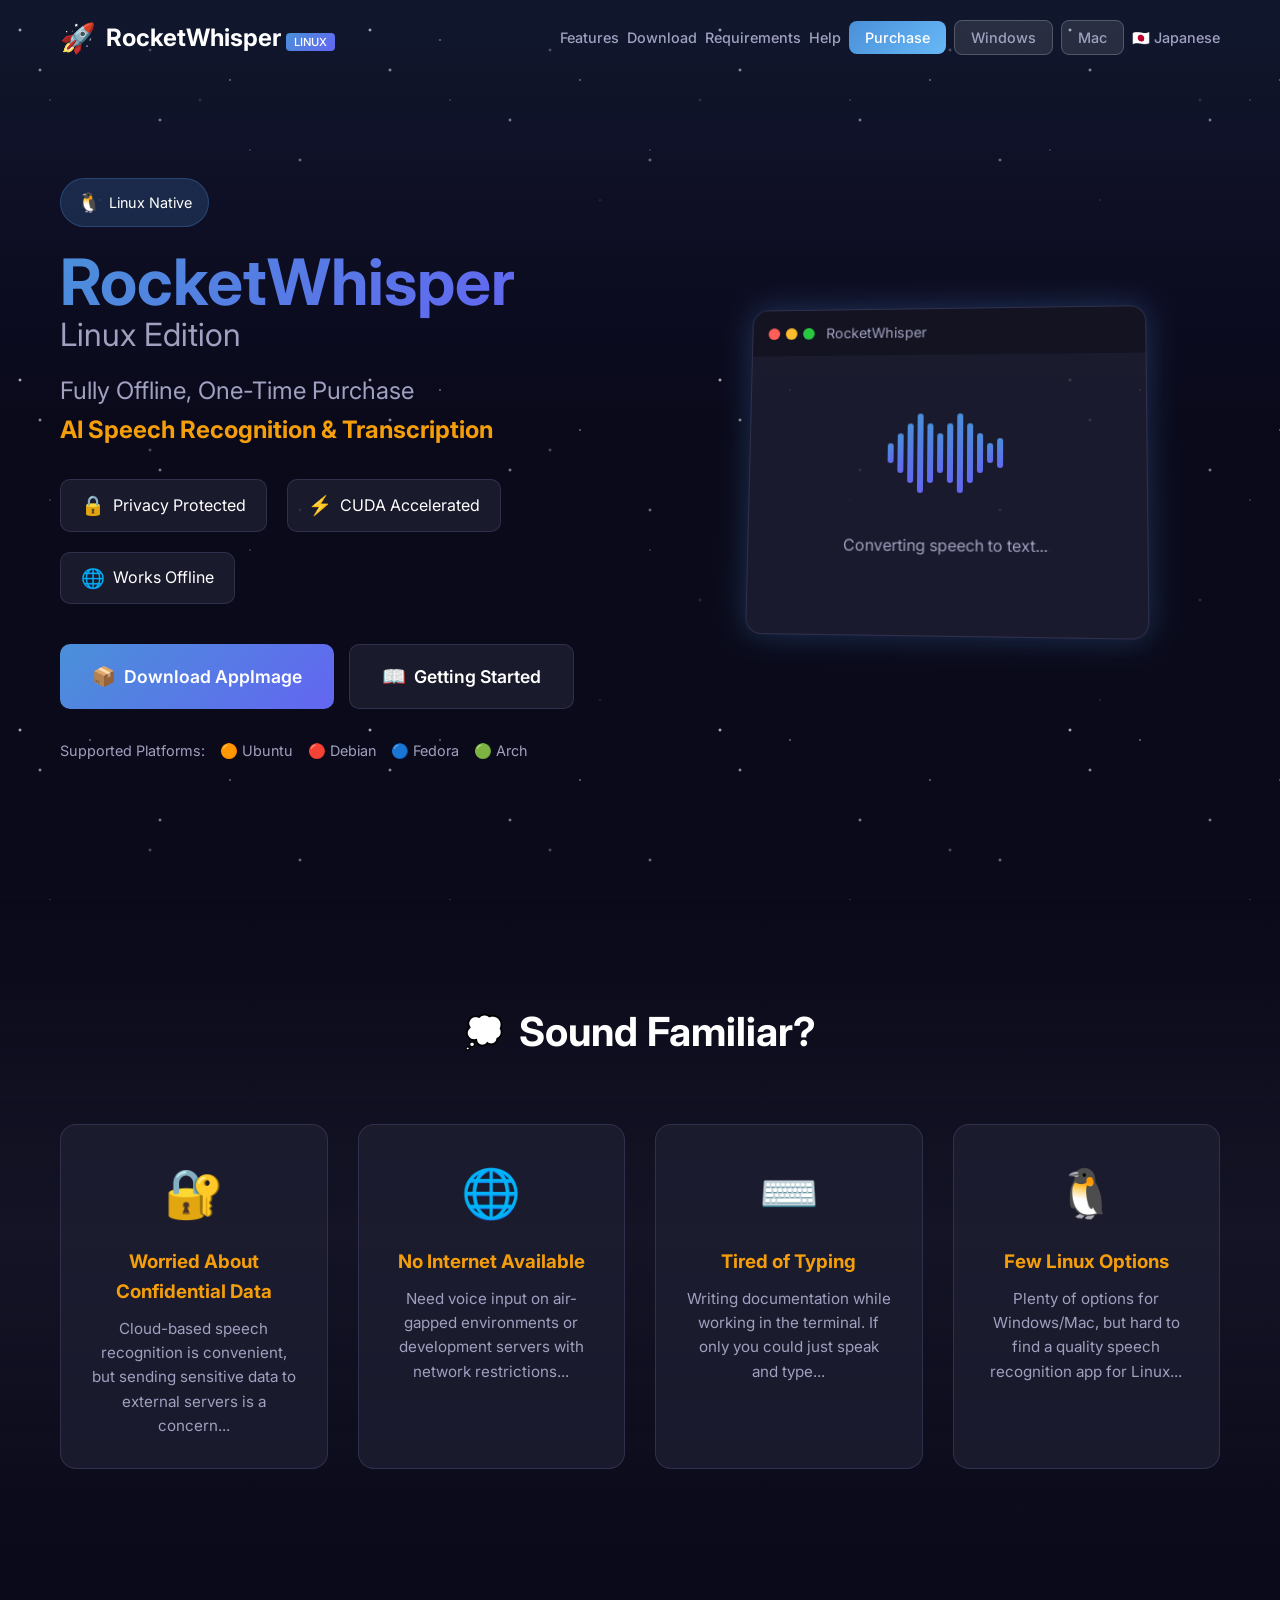
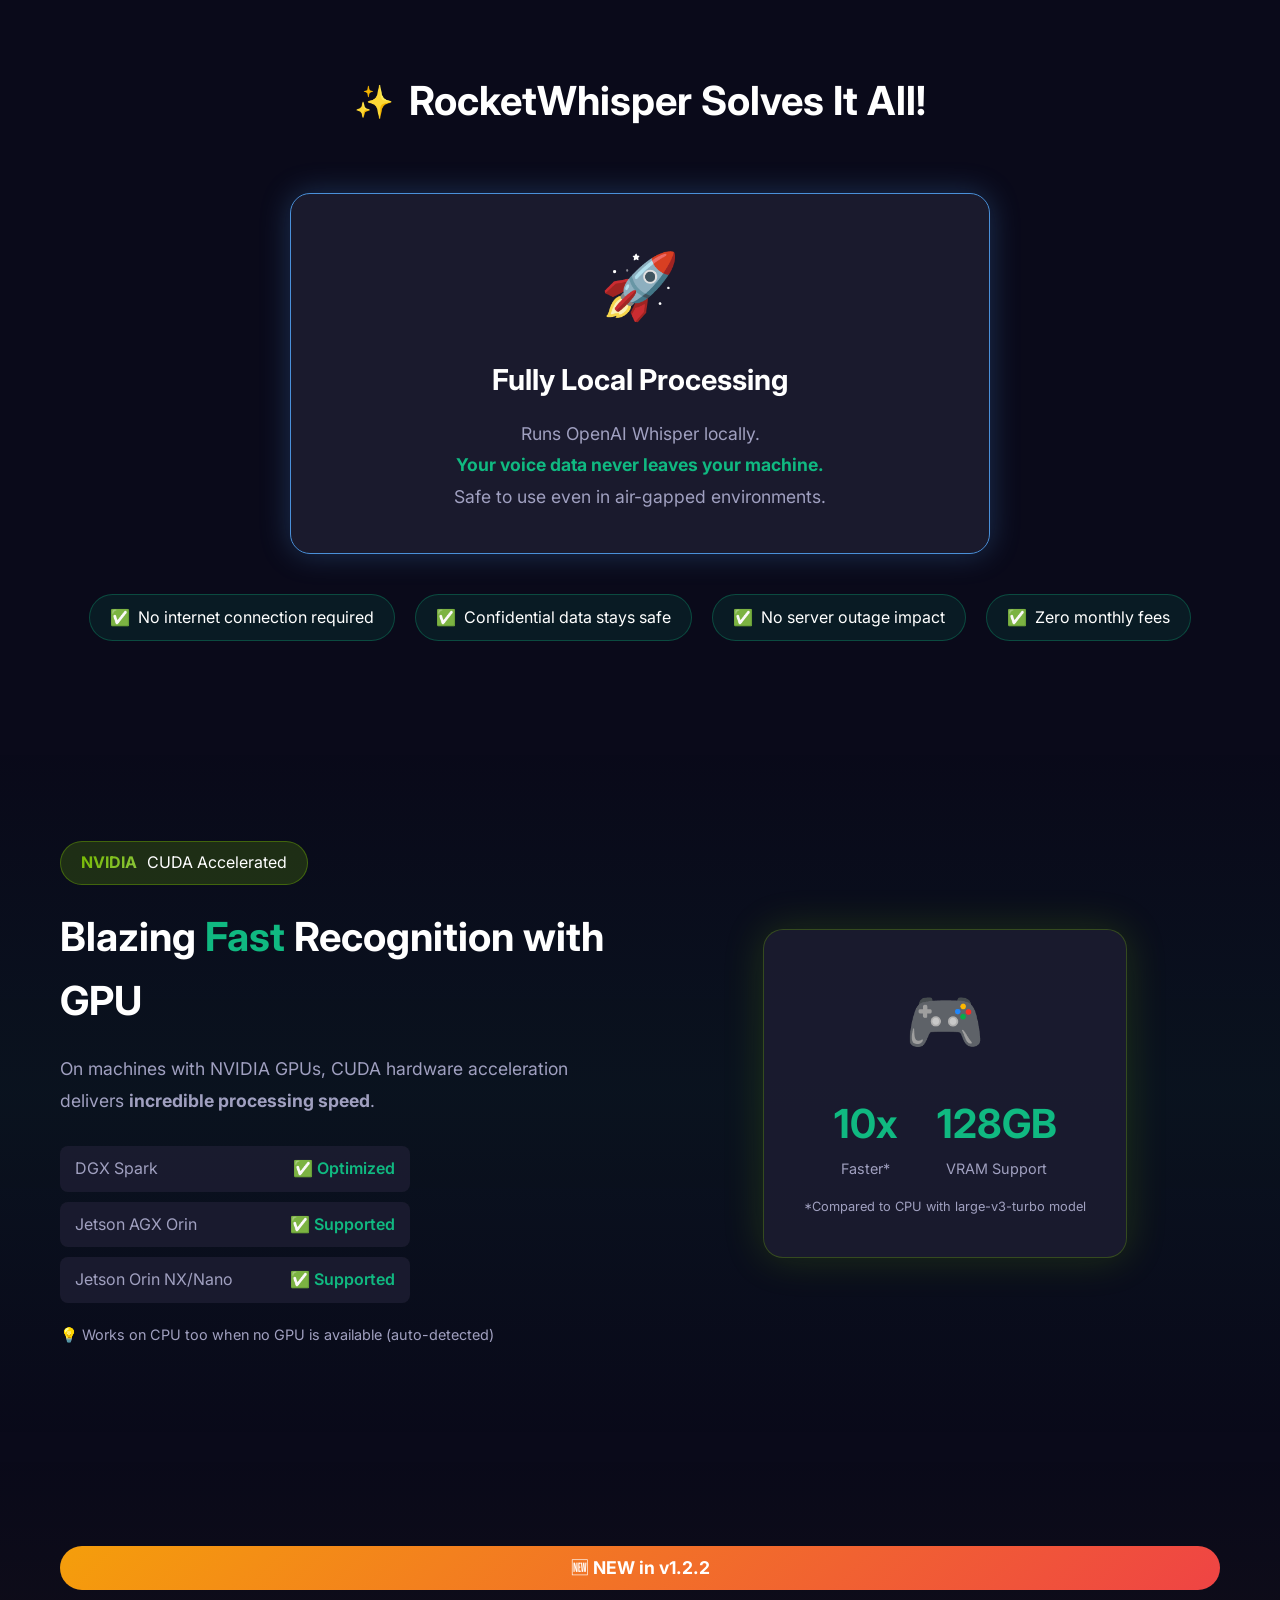
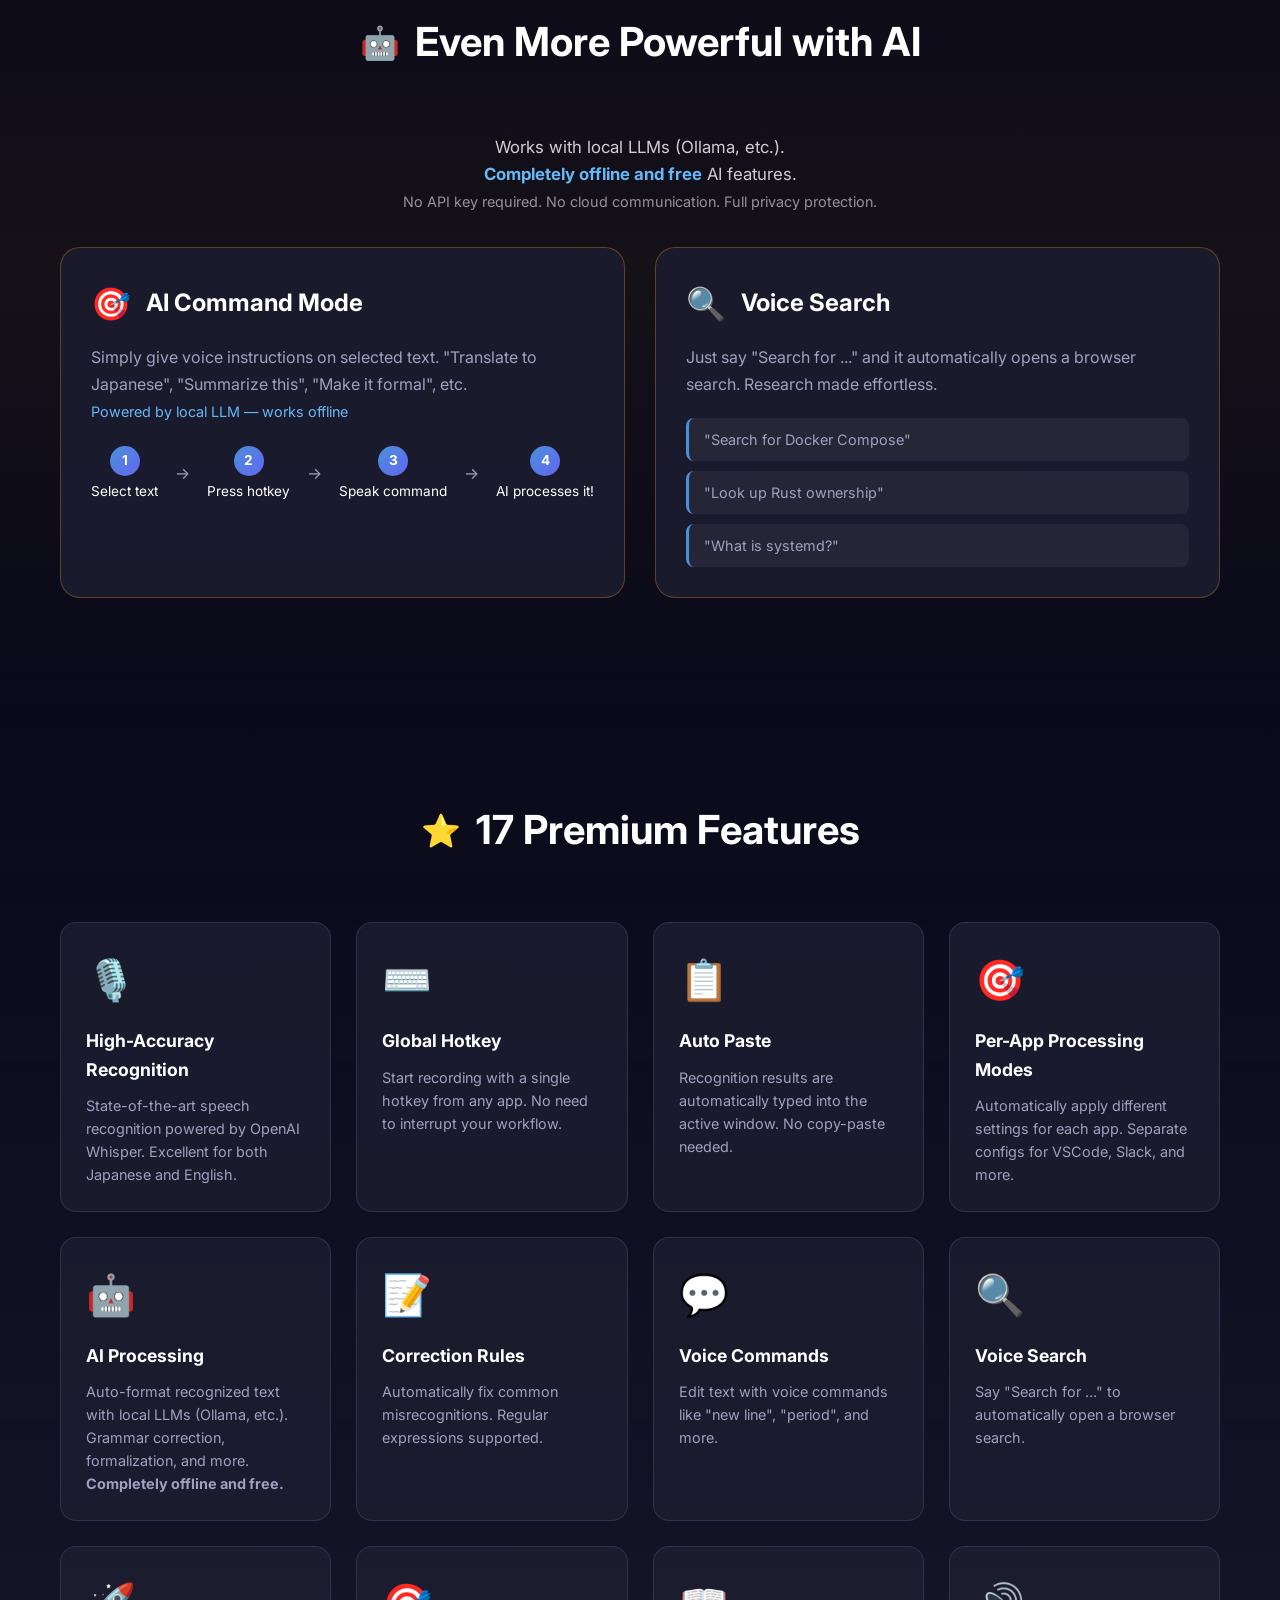
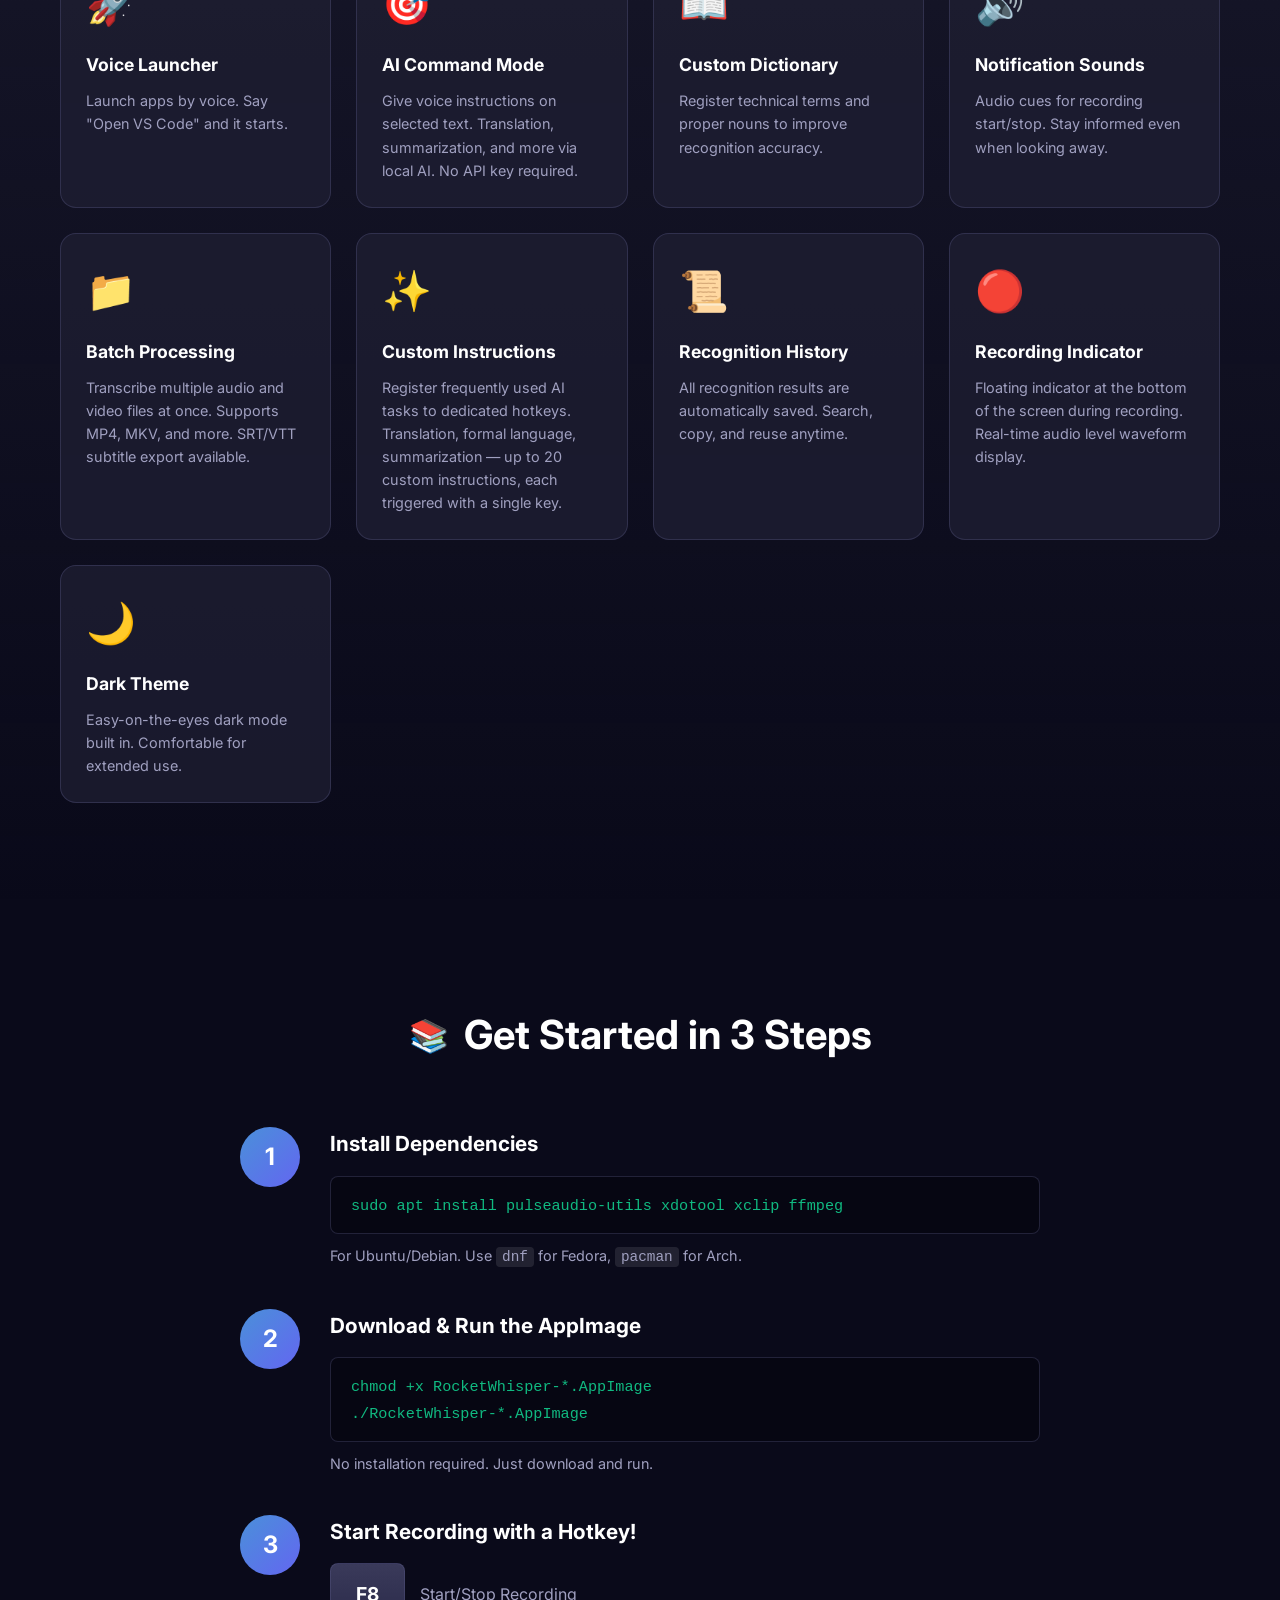
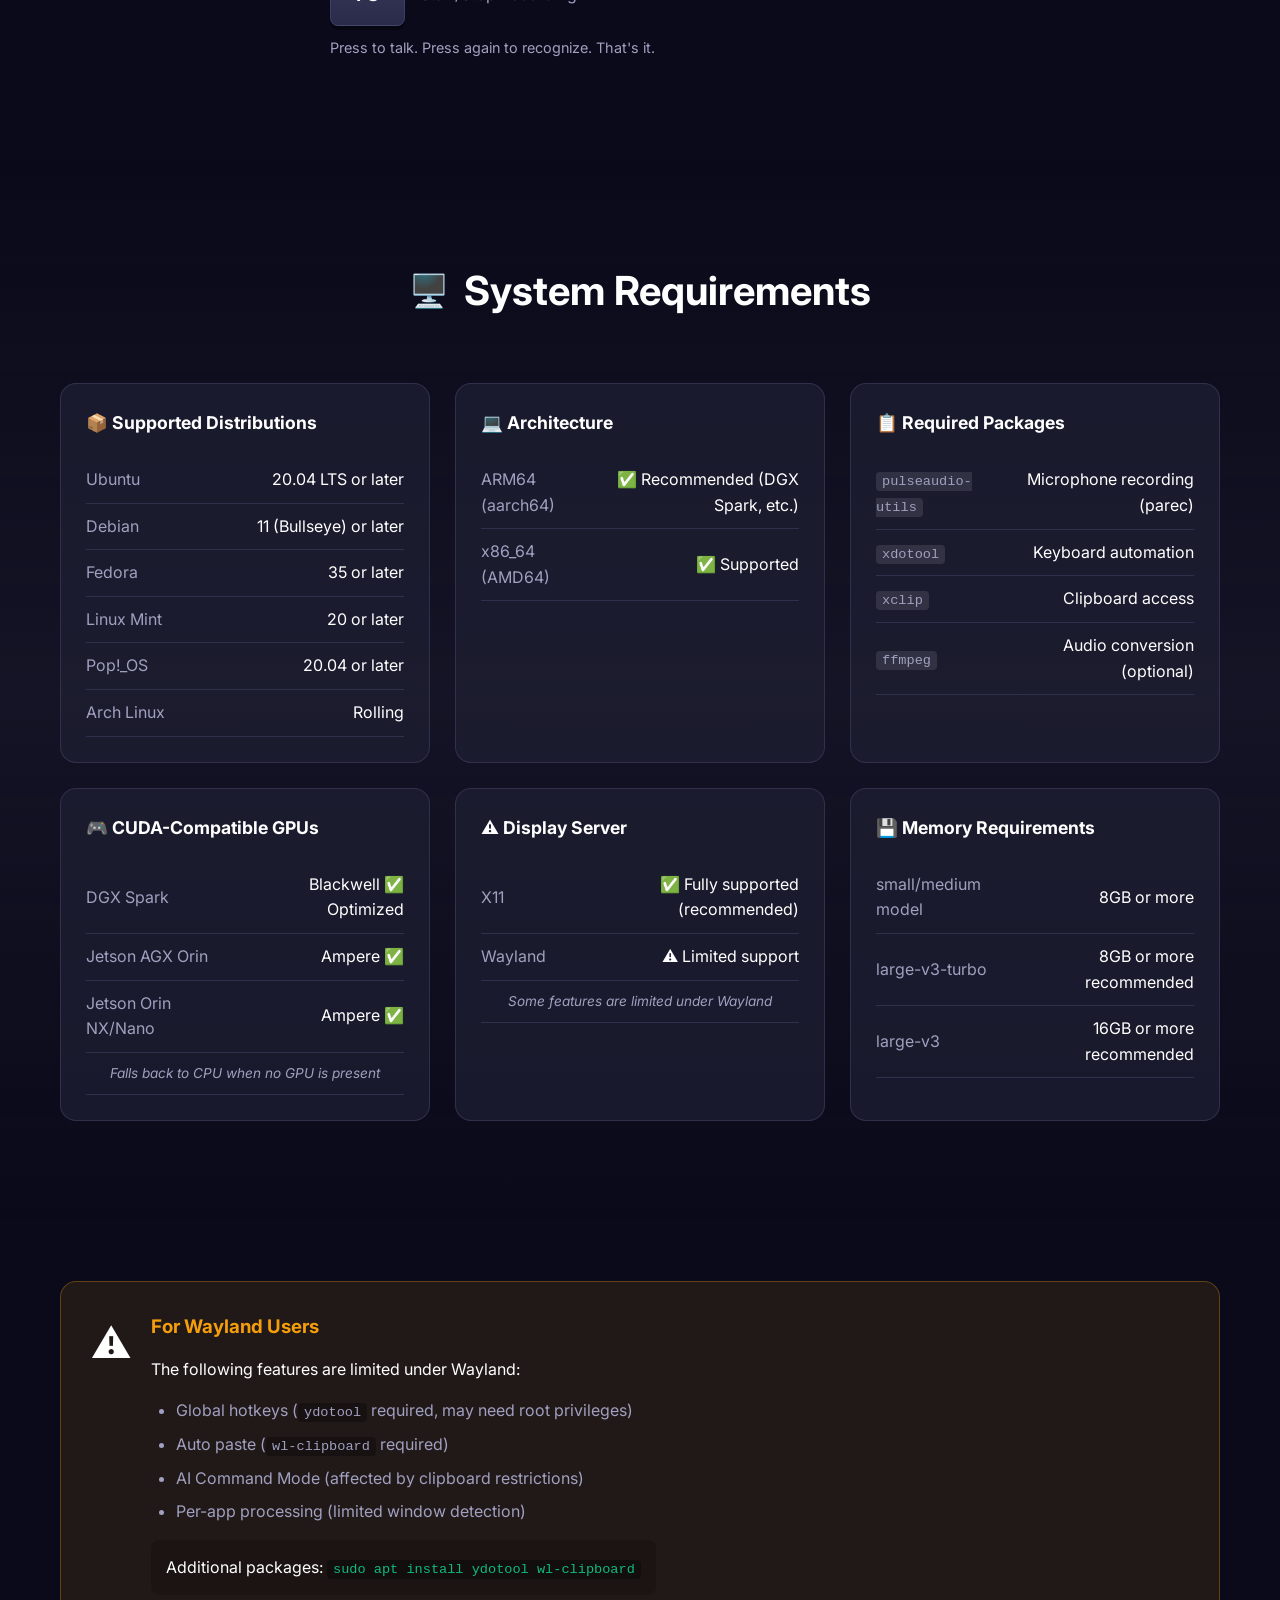
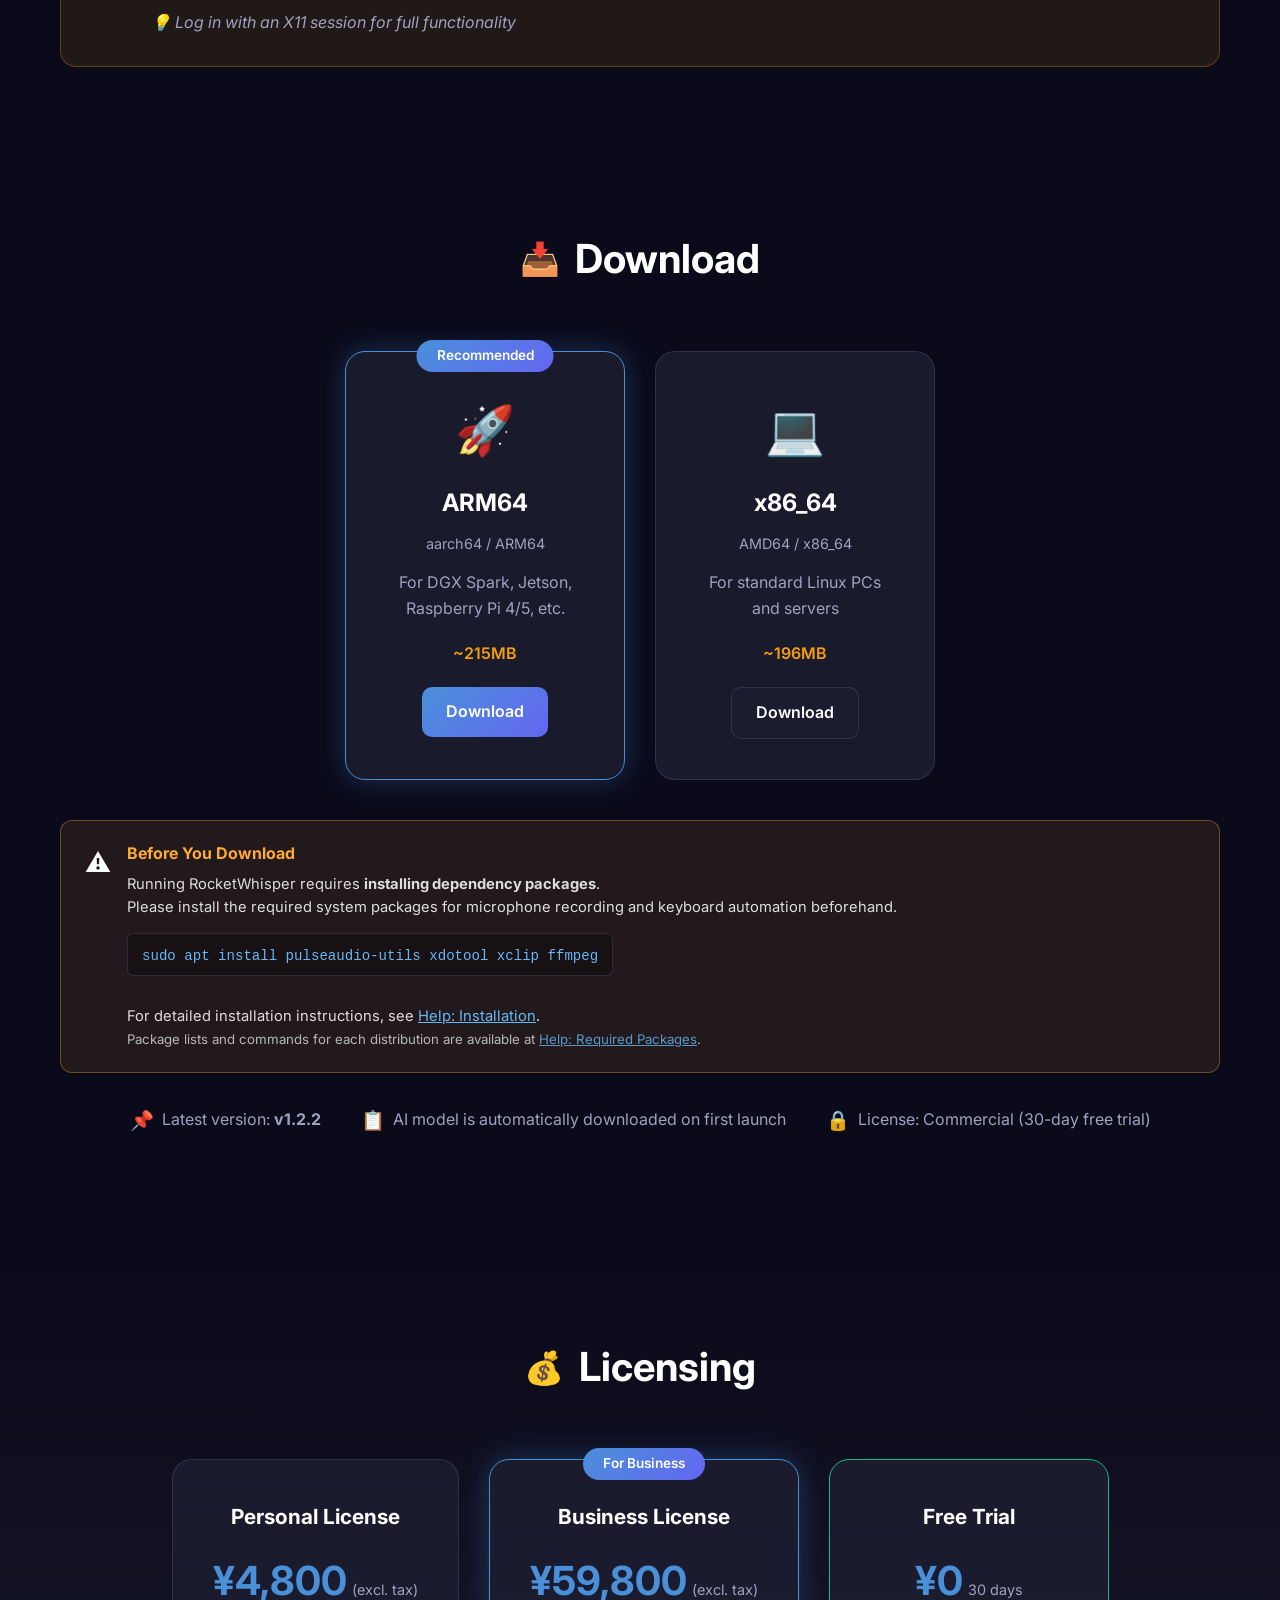
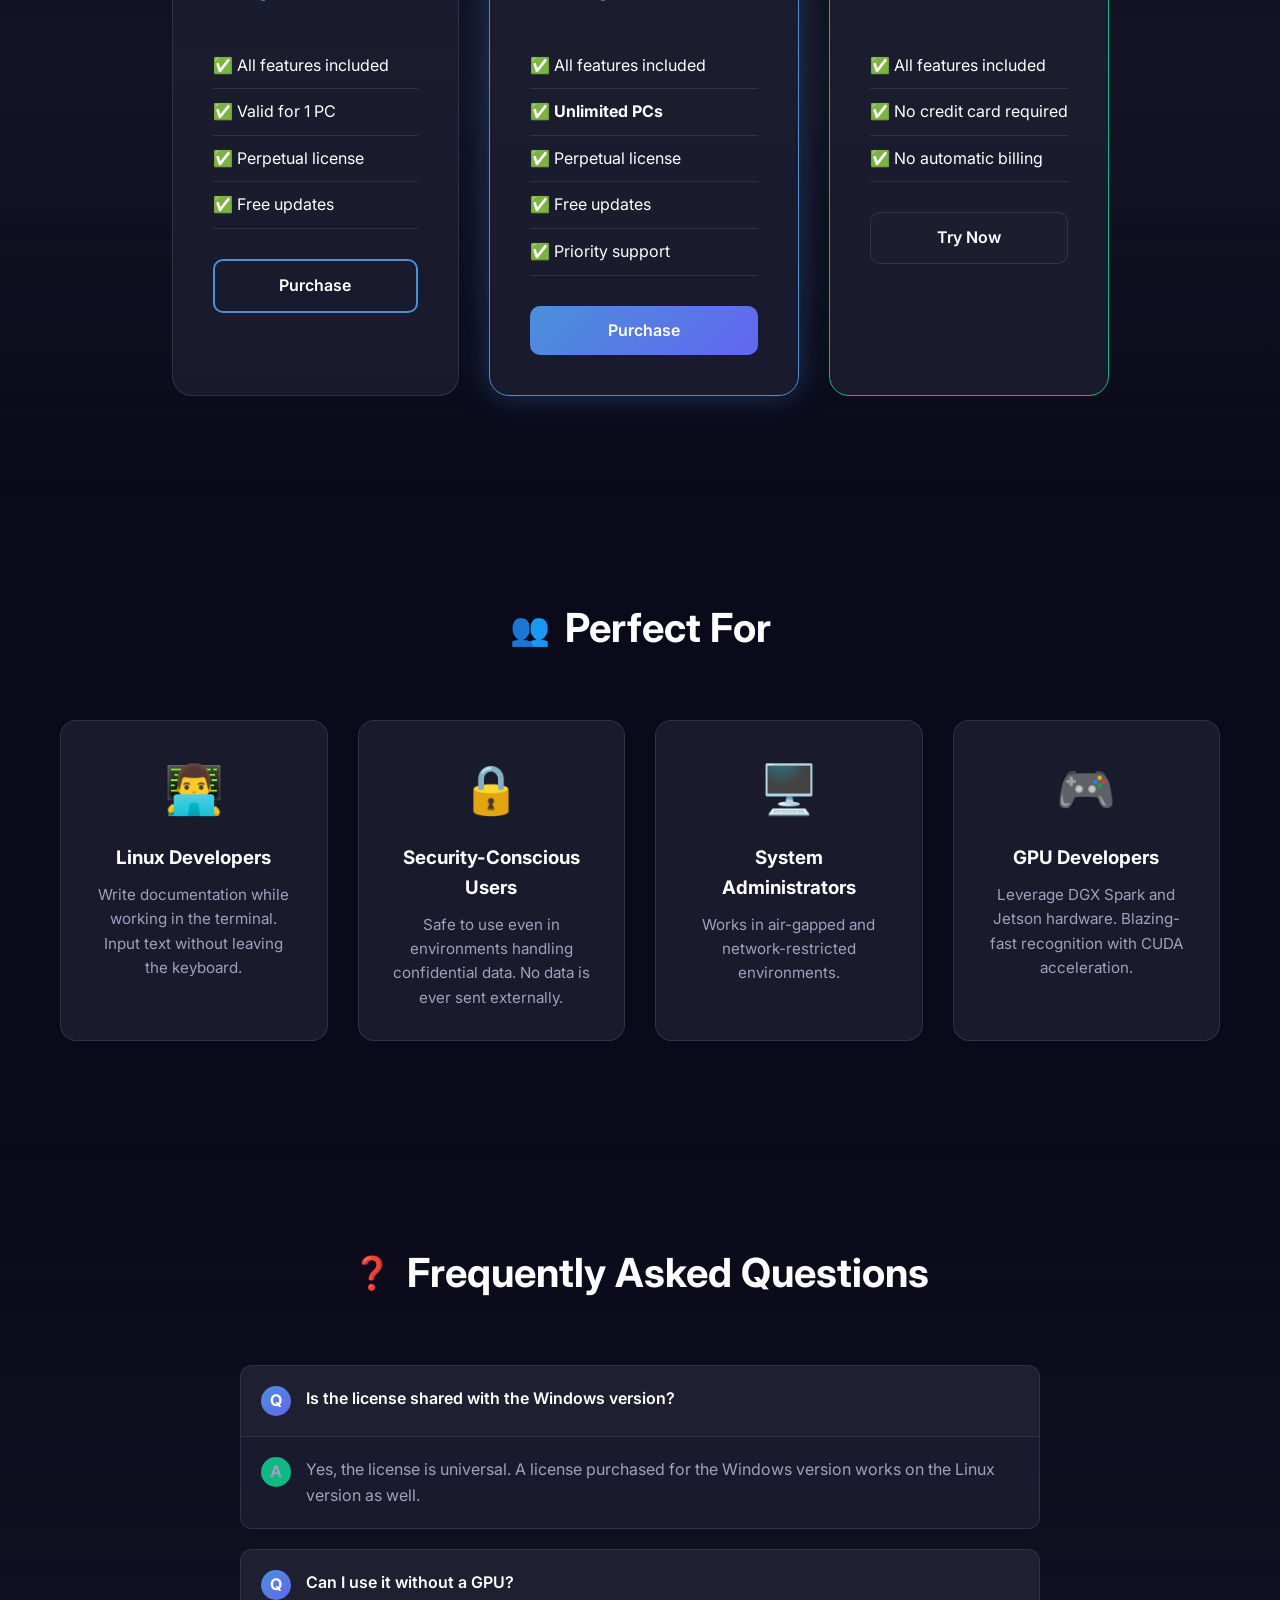
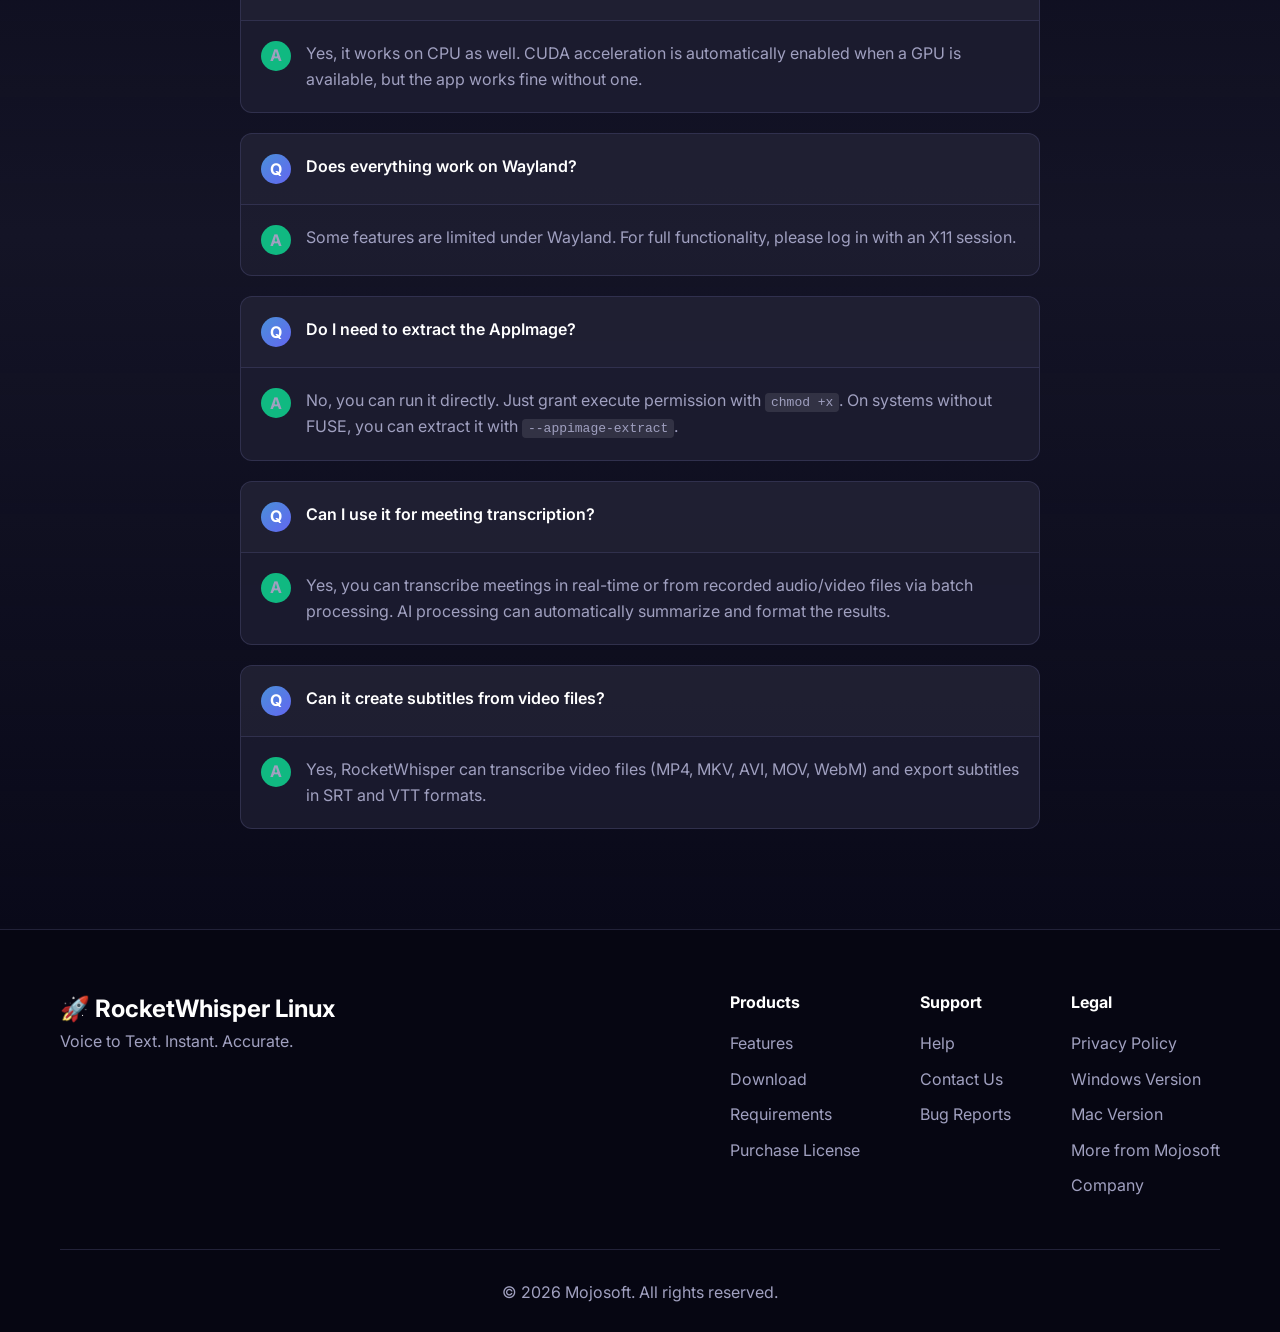
<file: en/index.html>
<!DOCTYPE html>
<html lang="en">
<head>
    <meta charset="UTF-8">
    
    <meta name="viewport" content="width=device-width, initial-scale=1.0">
    <meta name="robots" content="index, follow, max-image-preview:large">
    <title>RocketWhisper for Linux | Offline Speech Recognition</title>
    <link rel="icon" type="image/png" href="../images/favicon.png">
    <meta name="description" content="Offline Whisper transcription for Ubuntu, Debian and Fedora. Includes NVIDIA CUDA acceleration, batch audio transcription and subtitle export with a one-time license.">
    <meta name="keywords" content="speech recognition,transcription,Linux,Ubuntu,AI speech recognition,Whisper,OpenAI Whisper,offline speech recognition,local transcription,real-time voice typing,meeting transcription,video transcription,subtitle generator,SRT,VTT,NVIDIA CUDA,DGX Spark,GPU speech recognition,one-time purchase,no subscription,privacy,AppImage,Debian,Fedora,Linux voice typing,Linux transcription,transcription software,custom instructions,batch processing,RocketWhisper">
    <meta property="og:title" content="RocketWhisper for Linux | Offline Speech Recognition">
    <meta property="og:description" content="Offline Whisper transcription for Ubuntu, Debian and Fedora. Includes NVIDIA CUDA acceleration, batch audio transcription and subtitle export with a one-time license.">
    <meta property="og:type" content="website">
    <meta property="og:url" content="https://mojosoftjp.github.io/rocketwhisper-linux/en/">
    <meta property="og:site_name" content="Mojosoft">
    <meta property="og:locale" content="en_US">
    <meta name="twitter:card" content="summary">
    <meta name="twitter:title" content="RocketWhisper for Linux | Offline Speech Recognition">
    <meta name="twitter:description" content="Offline Whisper transcription for Ubuntu, Debian and Fedora. Includes NVIDIA CUDA acceleration, batch audio transcription and subtitle export with a one-time license.">
    
    
    
    
    <link rel="stylesheet" href="../css/style.css">
    <link rel="preconnect" href="https://fonts.googleapis.com">
    <link rel="preconnect" href="https://fonts.gstatic.com" crossorigin>
    <link href="https://fonts.googleapis.com/css2?family=Inter:wght@400;500;700;900&family=Noto+Sans+JP:wght@400;500;700;900&display=swap" rel="stylesheet">
    <style>
        body { font-family: 'Inter', 'Noto Sans JP', sans-serif; }
    </style>
    
  <link rel="canonical" href="https://mojosoftjp.github.io/rocketwhisper-linux/en/">
  <link rel="alternate" href="https://mojosoftjp.github.io/rocketwhisper-linux/" hreflang="ja">
  <link rel="alternate" href="https://mojosoftjp.github.io/rocketwhisper-linux/en/" hreflang="en">
  <link rel="alternate" href="https://mojosoftjp.github.io/rocketwhisper-linux/" hreflang="x-default">
  <meta property="og:image" content="https://mojosoftjp.github.io/rocketwhisper-linux/images/favicon.png">
  <meta name="twitter:image" content="https://mojosoftjp.github.io/rocketwhisper-linux/images/favicon.png">
  <meta property="og:image:alt" content="RocketWhisper for Linux | Offline Speech Recognition">
  <meta name="twitter:image:alt" content="RocketWhisper for Linux | Offline Speech Recognition">
  <meta property="og:image:width" content="48">
  <meta property="og:image:height" content="48">
<script type="application/ld+json">
{
  "@context": "https://schema.org",
  "@graph": [
    {
      "@type": "SoftwareApplication",
      "@id": "https://mojosoftjp.github.io/rocketwhisper-linux/en/#software",
      "name": "RocketWhisper for Linux",
      "alternateName": "RocketWhisper Linux版",
      "url": "https://mojosoftjp.github.io/rocketwhisper-linux/en/",
      "description": "Offline Whisper transcription for Ubuntu, Debian and Fedora. Includes NVIDIA CUDA acceleration, batch audio transcription and subtitle export with a one-time license.",
      "image": "https://mojosoftjp.github.io/rocketwhisper-linux/images/favicon.png",
      "operatingSystem": "Linux",
      "applicationCategory": "UtilitiesApplication",
      "inLanguage": "en",
      "publisher": {
        "@type": "Organization",
        "@id": "https://mojosoft.biz/#organization",
        "name": "Mojosoft",
        "url": "https://mojosoft.biz/"
      },
      "offers": {
        "@type": "Offer",
        "price": "4800",
        "priceCurrency": "JPY",
        "description": "Personal License (one-time purchase, no subscription)",
        "url": "https://mojosoftjp.github.io/rocketwhisper-linux/en/"
      }
    },
    {
      "@type": "BreadcrumbList",
      "@id": "https://mojosoftjp.github.io/rocketwhisper-linux/en/#breadcrumb",
      "itemListElement": [
        {
          "@type": "ListItem",
          "position": 1,
          "name": "Mojosoft",
          "item": "https://mojosoft.biz/"
        },
        {
          "@type": "ListItem",
          "position": 2,
          "name": "RocketWhisper for Linux",
          "item": "https://mojosoftjp.github.io/rocketwhisper-linux/en/"
        }
      ]
    },
    {
      "@type": "WebPage",
      "@id": "https://mojosoftjp.github.io/rocketwhisper-linux/en/#webpage",
      "url": "https://mojosoftjp.github.io/rocketwhisper-linux/en/",
      "name": "RocketWhisper for Linux | Offline Speech Recognition",
      "inLanguage": "en",
      "mainEntity": {
        "@id": "https://mojosoftjp.github.io/rocketwhisper-linux/en/#software"
      },
      "breadcrumb": {
        "@id": "https://mojosoftjp.github.io/rocketwhisper-linux/en/#breadcrumb"
      }
    }
  ]
}
</script>
</head>
<body>
    <!-- Space Background Effects -->
    <div class="stars"></div>
    <div class="stars2"></div>
    <div class="stars3"></div>
    <div class="shooting-stars">
        <div class="shooting-star"></div>
        <div class="shooting-star"></div>
        <div class="shooting-star"></div>
    </div>
    <div class="aurora"></div>

    <!-- Navigation -->
    <nav class="navbar">
        <div class="nav-container">
            <a href="#" class="nav-logo">
                <span class="logo-icon">🚀</span>
                <span class="logo-text">RocketWhisper <span class="linux-badge">Linux</span></span>
            </a>
            <ul class="nav-menu">
                <li><a href="#features">Features</a></li>
                <li><a href="#download">Download</a></li>
                <li><a href="#specs">Requirements</a></li>
                <li><a href="help.html">Help</a></li>
                <li><a href="purchase.html" class="nav-btn-purchase">Purchase</a></li>
                <li><a href="https://mojosoftjp.github.io/rocketwhisper/en/" class="nav-btn-windows">Windows</a></li>
                <li><a href="https://mojosoftjp.github.io/rocketwhisper-mac/en/" class="nav-btn-windows">Mac</a></li>
                <li><a href="../index.html" onclick="sessionStorage.setItem('rw-lang','ja')">&#x1F1EF;&#x1F1F5; Japanese</a></li>
            </ul>
            <button class="nav-toggle">☰</button>
        </div>
    </nav>

    <!-- Hero Section -->
    <header class="hero">
        <div class="hero-content">
            <div class="hero-badge">
                <span class="badge-icon">🐧</span>
                <span>Linux Native</span>
            </div>
            <h1 class="hero-title">
                <span class="gradient-text">RocketWhisper</span>
                <span class="hero-subtitle">Linux Edition</span>
            </h1>
            <p class="hero-description">
                Fully Offline, One-Time Purchase<br>
                <strong>AI Speech Recognition & Transcription</strong>
            </p>
            <div class="hero-features">
                <div class="hero-feature">
                    <span class="feature-icon">🔒</span>
                    <span>Privacy Protected</span>
                </div>
                <div class="hero-feature">
                    <span class="feature-icon">⚡</span>
                    <span>CUDA Accelerated</span>
                </div>
                <div class="hero-feature">
                    <span class="feature-icon">🌐</span>
                    <span>Works Offline</span>
                </div>
            </div>
            <div class="hero-buttons">
                <a href="#download" class="btn btn-primary btn-lg">
                    <span class="btn-icon">📦</span>
                    Download AppImage
                </a>
                <a href="help.html" class="btn btn-secondary btn-lg">
                    <span class="btn-icon">📖</span>
                    Getting Started
                </a>
            </div>
            <div class="hero-platforms">
                <span class="platform-label">Supported Platforms:</span>
                <div class="platform-icons">
                    <span class="platform" title="Ubuntu">🟠 Ubuntu</span>
                    <span class="platform" title="Debian">🔴 Debian</span>
                    <span class="platform" title="Fedora">🔵 Fedora</span>
                    <span class="platform" title="Arch Linux">🟢 Arch</span>
                </div>
            </div>
        </div>
        <div class="hero-visual">
            <div class="app-preview">
                <div class="preview-window">
                    <div class="preview-header">
                        <div class="preview-dots">
                            <span class="dot red"></span>
                            <span class="dot yellow"></span>
                            <span class="dot green"></span>
                        </div>
                        <span class="preview-title">RocketWhisper</span>
                    </div>
                    <div class="preview-content">
                        <div class="waveform">
                            <div class="wave-bar"></div>
                            <div class="wave-bar"></div>
                            <div class="wave-bar"></div>
                            <div class="wave-bar"></div>
                            <div class="wave-bar"></div>
                            <div class="wave-bar"></div>
                            <div class="wave-bar"></div>
                            <div class="wave-bar"></div>
                            <div class="wave-bar"></div>
                            <div class="wave-bar"></div>
                            <div class="wave-bar"></div>
                            <div class="wave-bar"></div>
                        </div>
                        <div class="transcription-demo">
                            <span class="typing-text">Converting speech to text...</span>
                        </div>
                    </div>
                </div>
            </div>
        </div>
    </header>

    <!-- Problem Section -->
    <section class="problem-section">
        <div class="container">
            <h2 class="section-title">
                <span class="title-icon">💭</span>
                Sound Familiar?
            </h2>
            <div class="problem-grid">
                <div class="problem-card">
                    <div class="problem-icon">🔐</div>
                    <h3>Worried About Confidential Data</h3>
                    <p>Cloud-based speech recognition is convenient, but sending sensitive data to external servers is a concern...</p>
                </div>
                <div class="problem-card">
                    <div class="problem-icon">🌐</div>
                    <h3>No Internet Available</h3>
                    <p>Need voice input on air-gapped environments or development servers with network restrictions...</p>
                </div>
                <div class="problem-card">
                    <div class="problem-icon">⌨️</div>
                    <h3>Tired of Typing</h3>
                    <p>Writing documentation while working in the terminal. If only you could just speak and type...</p>
                </div>
                <div class="problem-card">
                    <div class="problem-icon">🐧</div>
                    <h3>Few Linux Options</h3>
                    <p>Plenty of options for Windows/Mac, but hard to find a quality speech recognition app for Linux...</p>
                </div>
            </div>
        </div>
    </section>

    <!-- Solution Section -->
    <section class="solution-section">
        <div class="container">
            <h2 class="section-title">
                <span class="title-icon">✨</span>
                RocketWhisper Solves It All!
            </h2>
            <div class="solution-content">
                <div class="solution-main">
                    <div class="solution-card highlight">
                        <div class="solution-icon">🚀</div>
                        <h3>Fully Local Processing</h3>
                        <p>Runs OpenAI Whisper locally.<br>
                        <strong>Your voice data never leaves your machine.</strong><br>
                        Safe to use even in air-gapped environments.</p>
                    </div>
                </div>
                <div class="solution-features">
                    <div class="solution-feature">
                        <span class="check-icon">✅</span>
                        <span>No internet connection required</span>
                    </div>
                    <div class="solution-feature">
                        <span class="check-icon">✅</span>
                        <span>Confidential data stays safe</span>
                    </div>
                    <div class="solution-feature">
                        <span class="check-icon">✅</span>
                        <span>No server outage impact</span>
                    </div>
                    <div class="solution-feature">
                        <span class="check-icon">✅</span>
                        <span>Zero monthly fees</span>
                    </div>
                </div>
            </div>
        </div>
    </section>

    <!-- GPU Acceleration Section -->
    <section class="gpu-section">
        <div class="container">
            <div class="gpu-content">
                <div class="gpu-text">
                    <div class="gpu-badge">
                        <span class="nvidia-logo">NVIDIA</span>
                        <span>CUDA Accelerated</span>
                    </div>
                    <h2>Blazing <span class="highlight-text">Fast</span> Recognition with GPU</h2>
                    <p class="gpu-description">
                        On machines with NVIDIA GPUs, CUDA hardware
                        acceleration delivers
                        <strong>incredible processing speed</strong>.
                    </p>
                    <div class="gpu-specs">
                        <div class="gpu-spec">
                            <span class="spec-label">DGX Spark</span>
                            <span class="spec-value">✅ Optimized</span>
                        </div>
                        <div class="gpu-spec">
                            <span class="spec-label">Jetson AGX Orin</span>
                            <span class="spec-value">✅ Supported</span>
                        </div>
                        <div class="gpu-spec">
                            <span class="spec-label">Jetson Orin NX/Nano</span>
                            <span class="spec-value">✅ Supported</span>
                        </div>
                    </div>
                    <p class="gpu-note">
                        💡 Works on CPU too when no GPU is available (auto-detected)
                    </p>
                </div>
                <div class="gpu-visual">
                    <div class="gpu-card">
                        <div class="gpu-icon">🎮</div>
                        <div class="gpu-stats">
                            <div class="stat">
                                <span class="stat-value">10x</span>
                                <span class="stat-label">Faster*</span>
                            </div>
                            <div class="stat">
                                <span class="stat-value">128GB</span>
                                <span class="stat-label">VRAM Support</span>
                            </div>
                        </div>
                        <p class="stat-note">*Compared to CPU with large-v3-turbo model</p>
                    </div>
                </div>
            </div>
        </div>
    </section>

    <!-- NEW Features Section -->
    <section class="new-features-section">
        <div class="container">
            <div class="new-badge-large">🆕 NEW in v1.2.2</div>
            <h2 class="section-title">
                <span class="title-icon">🤖</span>
                Even More Powerful with AI
            </h2>
            <p style="text-align: center; color: rgba(255,255,255,0.8); font-size: 1.05rem; margin-bottom: 2rem; max-width: 700px; margin-left: auto; margin-right: auto;">
                Works with local LLMs (Ollama, etc.).<br>
                <strong style="color: #67B8F7;">Completely offline and free</strong> AI features.<br>
                <span style="font-size: 0.9rem; color: rgba(255,255,255,0.55);">No API key required. No cloud communication. Full privacy protection.</span>
            </p>

            <div class="new-feature-cards">
                <div class="new-feature-card">
                    <div class="new-feature-header">
                        <span class="new-feature-icon">🎯</span>
                        <h3>AI Command Mode</h3>
                    </div>
                    <p class="new-feature-desc">
                        Simply give voice instructions on selected text.
                        "Translate to Japanese", "Summarize this", "Make it formal", etc.<br>
                        <span style="color: #67B8F7; font-size: 0.9rem;">Powered by local LLM &mdash; works offline</span>
                    </p>
                    <div class="new-feature-flow">
                        <div class="flow-step">
                            <span class="step-num">1</span>
                            <span>Select text</span>
                        </div>
                        <div class="flow-arrow">→</div>
                        <div class="flow-step">
                            <span class="step-num">2</span>
                            <span>Press hotkey</span>
                        </div>
                        <div class="flow-arrow">→</div>
                        <div class="flow-step">
                            <span class="step-num">3</span>
                            <span>Speak command</span>
                        </div>
                        <div class="flow-arrow">→</div>
                        <div class="flow-step">
                            <span class="step-num">4</span>
                            <span>AI processes it!</span>
                        </div>
                    </div>
                </div>

                <div class="new-feature-card">
                    <div class="new-feature-header">
                        <span class="new-feature-icon">🔍</span>
                        <h3>Voice Search</h3>
                    </div>
                    <p class="new-feature-desc">
                        Just say "Search for ..." and it
                        automatically opens a browser search.
                        Research made effortless.
                    </p>
                    <div class="search-examples">
                        <div class="example">"Search for Docker Compose"</div>
                        <div class="example">"Look up Rust ownership"</div>
                        <div class="example">"What is systemd?"</div>
                    </div>
                </div>
            </div>
        </div>
    </section>

    <!-- Features Section -->
    <section id="features" class="features-section">
        <div class="container">
            <h2 class="section-title">
                <span class="title-icon">⭐</span>
                17 Premium Features
            </h2>
            <div class="features-grid">
                <div class="feature-card">
                    <div class="feature-icon-wrap">🎙️</div>
                    <h3>High-Accuracy Recognition</h3>
                    <p>State-of-the-art speech recognition powered by OpenAI Whisper. Excellent for both Japanese and English.</p>
                </div>
                <div class="feature-card">
                    <div class="feature-icon-wrap">⌨️</div>
                    <h3>Global Hotkey</h3>
                    <p>Start recording with a single hotkey from any app. No need to interrupt your workflow.</p>
                </div>
                <div class="feature-card">
                    <div class="feature-icon-wrap">📋</div>
                    <h3>Auto Paste</h3>
                    <p>Recognition results are automatically typed into the active window. No copy-paste needed.</p>
                </div>
                <div class="feature-card">
                    <div class="feature-icon-wrap">🎯</div>
                    <h3>Per-App Processing Modes</h3>
                    <p>Automatically apply different settings for each app. Separate configs for VSCode, Slack, and more.</p>
                </div>
                <div class="feature-card">
                    <div class="feature-icon-wrap">🤖</div>
                    <h3>AI Processing</h3>
                    <p>Auto-format recognized text with local LLMs (Ollama, etc.). Grammar correction, formalization, and more. <strong>Completely offline and free.</strong></p>
                </div>
                <div class="feature-card">
                    <div class="feature-icon-wrap">📝</div>
                    <h3>Correction Rules</h3>
                    <p>Automatically fix common misrecognitions. Regular expressions supported.</p>
                </div>
                <div class="feature-card">
                    <div class="feature-icon-wrap">💬</div>
                    <h3>Voice Commands</h3>
                    <p>Edit text with voice commands like "new line", "period", and more.</p>
                </div>
                <div class="feature-card">
                    <div class="feature-icon-wrap">🔍</div>
                    <h3>Voice Search</h3>
                    <p>Say "Search for ..." to automatically open a browser search.</p>
                </div>
                <div class="feature-card">
                    <div class="feature-icon-wrap">🚀</div>
                    <h3>Voice Launcher</h3>
                    <p>Launch apps by voice. Say "Open VS Code" and it starts.</p>
                </div>
                <div class="feature-card">
                    <div class="feature-icon-wrap">🎯</div>
                    <h3>AI Command Mode</h3>
                    <p>Give voice instructions on selected text. Translation, summarization, and more via local AI. No API key required.</p>
                </div>
                <div class="feature-card">
                    <div class="feature-icon-wrap">📖</div>
                    <h3>Custom Dictionary</h3>
                    <p>Register technical terms and proper nouns to improve recognition accuracy.</p>
                </div>
                <div class="feature-card">
                    <div class="feature-icon-wrap">🔊</div>
                    <h3>Notification Sounds</h3>
                    <p>Audio cues for recording start/stop. Stay informed even when looking away.</p>
                </div>
                <div class="feature-card">
                    <div class="feature-icon-wrap">📁</div>
                    <h3>Batch Processing</h3>
                    <p>Transcribe multiple audio and video files at once. Supports MP4, MKV, and more. SRT/VTT subtitle export available.</p>
                </div>
                <div class="feature-card">
                    <div class="feature-icon-wrap">✨</div>
                    <h3>Custom Instructions</h3>
                    <p>Register frequently used AI tasks to dedicated hotkeys. Translation, formal language, summarization — up to 20 custom instructions, each triggered with a single key.</p>
                </div>
                <div class="feature-card">
                    <div class="feature-icon-wrap">📜</div>
                    <h3>Recognition History</h3>
                    <p>All recognition results are automatically saved. Search, copy, and reuse anytime.</p>
                </div>
                <div class="feature-card">
                    <div class="feature-icon-wrap">🔴</div>
                    <h3>Recording Indicator</h3>
                    <p>Floating indicator at the bottom of the screen during recording. Real-time audio level waveform display.</p>
                </div>
                <div class="feature-card">
                    <div class="feature-icon-wrap">🌙</div>
                    <h3>Dark Theme</h3>
                    <p>Easy-on-the-eyes dark mode built in. Comfortable for extended use.</p>
                </div>
            </div>
        </div>
    </section>

    <!-- How to Use Section -->
    <section class="howto-section">
        <div class="container">
            <h2 class="section-title">
                <span class="title-icon">📚</span>
                Get Started in 3 Steps
            </h2>
            <div class="howto-steps">
                <div class="howto-step">
                    <div class="step-number">1</div>
                    <div class="step-content">
                        <h3>Install Dependencies</h3>
                        <div class="code-block">
                            <code>sudo apt install pulseaudio-utils xdotool xclip ffmpeg</code>
                        </div>
                        <p class="step-note">For Ubuntu/Debian. Use <code>dnf</code> for Fedora, <code>pacman</code> for Arch.</p>
                    </div>
                </div>
                <div class="howto-step">
                    <div class="step-number">2</div>
                    <div class="step-content">
                        <h3>Download &amp; Run the AppImage</h3>
                        <div class="code-block">
                            <code>chmod +x RocketWhisper-*.AppImage<br>./RocketWhisper-*.AppImage</code>
                        </div>
                        <p class="step-note">No installation required. Just download and run.</p>
                    </div>
                </div>
                <div class="howto-step">
                    <div class="step-number">3</div>
                    <div class="step-content">
                        <h3>Start Recording with a Hotkey!</h3>
                        <div class="hotkey-display">
                            <span class="key">F8</span>
                            <span class="key-label">Start/Stop Recording</span>
                        </div>
                        <p class="step-note">Press to talk. Press again to recognize. That's it.</p>
                    </div>
                </div>
            </div>
        </div>
    </section>

    <!-- Requirements Section -->
    <section id="specs" class="specs-section">
        <div class="container">
            <h2 class="section-title">
                <span class="title-icon">🖥️</span>
                System Requirements
            </h2>
            <div class="specs-grid">
                <div class="spec-card">
                    <h3>📦 Supported Distributions</h3>
                    <table class="spec-table">
                        <tr>
                            <td>Ubuntu</td>
                            <td>20.04 LTS or later</td>
                        </tr>
                        <tr>
                            <td>Debian</td>
                            <td>11 (Bullseye) or later</td>
                        </tr>
                        <tr>
                            <td>Fedora</td>
                            <td>35 or later</td>
                        </tr>
                        <tr>
                            <td>Linux Mint</td>
                            <td>20 or later</td>
                        </tr>
                        <tr>
                            <td>Pop!_OS</td>
                            <td>20.04 or later</td>
                        </tr>
                        <tr>
                            <td>Arch Linux</td>
                            <td>Rolling</td>
                        </tr>
                    </table>
                </div>
                <div class="spec-card">
                    <h3>💻 Architecture</h3>
                    <table class="spec-table">
                        <tr>
                            <td>ARM64 (aarch64)</td>
                            <td>✅ Recommended (DGX Spark, etc.)</td>
                        </tr>
                        <tr>
                            <td>x86_64 (AMD64)</td>
                            <td>✅ Supported</td>
                        </tr>
                    </table>
                </div>
                <div class="spec-card">
                    <h3>📋 Required Packages</h3>
                    <table class="spec-table">
                        <tr>
                            <td><code>pulseaudio-utils</code></td>
                            <td>Microphone recording (parec)</td>
                        </tr>
                        <tr>
                            <td><code>xdotool</code></td>
                            <td>Keyboard automation</td>
                        </tr>
                        <tr>
                            <td><code>xclip</code></td>
                            <td>Clipboard access</td>
                        </tr>
                        <tr>
                            <td><code>ffmpeg</code></td>
                            <td>Audio conversion (optional)</td>
                        </tr>
                    </table>
                </div>
                <div class="spec-card">
                    <h3>🎮 CUDA-Compatible GPUs</h3>
                    <table class="spec-table">
                        <tr>
                            <td>DGX Spark</td>
                            <td>Blackwell ✅ Optimized</td>
                        </tr>
                        <tr>
                            <td>Jetson AGX Orin</td>
                            <td>Ampere ✅</td>
                        </tr>
                        <tr>
                            <td>Jetson Orin NX/Nano</td>
                            <td>Ampere ✅</td>
                        </tr>
                        <tr>
                            <td colspan="2" class="note">Falls back to CPU when no GPU is present</td>
                        </tr>
                    </table>
                </div>
                <div class="spec-card">
                    <h3>⚠️ Display Server</h3>
                    <table class="spec-table">
                        <tr>
                            <td>X11</td>
                            <td>✅ Fully supported (recommended)</td>
                        </tr>
                        <tr>
                            <td>Wayland</td>
                            <td>⚠️ Limited support</td>
                        </tr>
                        <tr>
                            <td colspan="2" class="note">Some features are limited under Wayland</td>
                        </tr>
                    </table>
                </div>
                <div class="spec-card">
                    <h3>💾 Memory Requirements</h3>
                    <table class="spec-table">
                        <tr>
                            <td>small/medium model</td>
                            <td>8GB or more</td>
                        </tr>
                        <tr>
                            <td>large-v3-turbo</td>
                            <td>8GB or more recommended</td>
                        </tr>
                        <tr>
                            <td>large-v3</td>
                            <td>16GB or more recommended</td>
                        </tr>
                    </table>
                </div>
            </div>
        </div>
    </section>

    <!-- Wayland Notice -->
    <section class="wayland-section">
        <div class="container">
            <div class="wayland-notice">
                <div class="wayland-icon">⚠️</div>
                <div class="wayland-content">
                    <h3>For Wayland Users</h3>
                    <p>The following features are limited under Wayland:</p>
                    <ul>
                        <li>Global hotkeys (<code>ydotool</code> required, may need root privileges)</li>
                        <li>Auto paste (<code>wl-clipboard</code> required)</li>
                        <li>AI Command Mode (affected by clipboard restrictions)</li>
                        <li>Per-app processing (limited window detection)</li>
                    </ul>
                    <div class="wayland-packages">
                        <span>Additional packages:</span>
                        <code>sudo apt install ydotool wl-clipboard</code>
                    </div>
                    <p class="wayland-tip">💡 Log in with an X11 session for full functionality</p>
                </div>
            </div>
        </div>
    </section>

    <!-- Download Section -->
    <section id="download" class="download-section">
        <div class="container">
            <h2 class="section-title">
                <span class="title-icon">📥</span>
                Download
            </h2>
            <div class="download-cards">
                <div class="download-card featured">
                    <div class="card-badge">Recommended</div>
                    <div class="card-icon">🚀</div>
                    <h3>ARM64</h3>
                    <p class="card-arch">aarch64 / ARM64</p>
                    <p class="card-desc">
                        For DGX Spark, Jetson,<br>
                        Raspberry Pi 4/5, etc.
                    </p>
                    <div class="card-size">~215MB</div>
                    <a href="https://mojosoft.biz/RocketWhisper-1.2.2-aarch64.AppImage" class="btn btn-primary">
                        Download
                    </a>
                </div>
                <div class="download-card">
                    <div class="card-icon">💻</div>
                    <h3>x86_64</h3>
                    <p class="card-arch">AMD64 / x86_64</p>
                    <p class="card-desc">
                        For standard Linux PCs<br>
                        and servers
                    </p>
                    <div class="card-size">~196MB</div>
                    <a href="https://mojosoft.biz/RocketWhisper-1.2.2-x86_64.AppImage" class="btn btn-secondary">
                        Download
                    </a>
                </div>
            </div>
            <div class="download-notice">
                <div class="notice-icon">⚠️</div>
                <div class="notice-content">
                    <h4>Before You Download</h4>
                    <p>Running RocketWhisper requires <strong>installing dependency packages</strong>.<br>
                    Please install the required system packages for microphone recording and keyboard automation beforehand.</p>
                    <div class="code-block" style="margin: 0.8rem 0;">
                        <code>sudo apt install pulseaudio-utils xdotool xclip ffmpeg</code>
                    </div>
                    <p style="margin-top: 0.5rem;">
                        For detailed installation instructions, see <a href="help.html#install" style="color: #67B8F7; text-decoration: underline;">Help: Installation</a>.<br>
                        <span style="font-size: 0.9em; opacity: 0.8;">Package lists and commands for each distribution are available at <a href="help.html#packages" style="color: #67B8F7; text-decoration: underline;">Help: Required Packages</a>.</span>
                    </p>
                </div>
            </div>
            <div class="download-info">
                <div class="info-item">
                    <span class="info-icon">📌</span>
                    <span>Latest version: <strong>v1.2.2</strong></span>
                </div>
                <div class="info-item">
                    <span class="info-icon">📋</span>
                    <span>AI model is automatically downloaded on first launch</span>
                </div>
                <div class="info-item">
                    <span class="info-icon">🔒</span>
                    <span>License: Commercial (30-day free trial)</span>
                </div>
            </div>
        </div>
    </section>

    <!-- Pricing Section -->
    <section class="pricing-section">
        <div class="container">
            <h2 class="section-title">
                <span class="title-icon">💰</span>
                Licensing
            </h2>
            <div class="pricing-cards">
                <div class="pricing-card">
                    <div class="pricing-header">
                        <h3>Personal License</h3>
                        <div class="price">
                            <span class="price-amount">¥4,800</span>
                            <span class="price-note">(excl. tax)</span>
                        </div>
                    </div>
                    <ul class="pricing-features">
                        <li>✅ All features included</li>
                        <li>✅ Valid for 1 PC</li>
                        <li>✅ Perpetual license</li>
                        <li>✅ Free updates</li>
                    </ul>
                    <a href="https://rocketwhisper.mojosoft.co.jp" class="btn btn-outline">Purchase</a>
                </div>
                <div class="pricing-card featured">
                    <div class="pricing-badge">For Business</div>
                    <div class="pricing-header">
                        <h3>Business License</h3>
                        <div class="price">
                            <span class="price-amount">¥59,800</span>
                            <span class="price-note">(excl. tax)</span>
                        </div>
                    </div>
                    <ul class="pricing-features">
                        <li>✅ All features included</li>
                        <li>✅ <strong>Unlimited PCs</strong></li>
                        <li>✅ Perpetual license</li>
                        <li>✅ Free updates</li>
                        <li>✅ Priority support</li>
                    </ul>
                    <a href="https://rocketwhisper.mojosoft.co.jp" class="btn btn-primary">Purchase</a>
                </div>
                <div class="pricing-card trial">
                    <div class="pricing-header">
                        <h3>Free Trial</h3>
                        <div class="price">
                            <span class="price-amount">¥0</span>
                            <span class="price-note">30 days</span>
                        </div>
                    </div>
                    <ul class="pricing-features">
                        <li>✅ All features included</li>
                        <li>✅ No credit card required</li>
                        <li>✅ No automatic billing</li>
                    </ul>
                    <a href="#download" class="btn btn-secondary">Try Now</a>
                </div>
            </div>
        </div>
    </section>

    <!-- Target Users Section -->
    <section class="users-section">
        <div class="container">
            <h2 class="section-title">
                <span class="title-icon">👥</span>
                Perfect For
            </h2>
            <div class="users-grid">
                <div class="user-card">
                    <div class="user-icon">👨‍💻</div>
                    <h3>Linux Developers</h3>
                    <p>Write documentation while working in the terminal. Input text without leaving the keyboard.</p>
                </div>
                <div class="user-card">
                    <div class="user-icon">🔒</div>
                    <h3>Security-Conscious Users</h3>
                    <p>Safe to use even in environments handling confidential data. No data is ever sent externally.</p>
                </div>
                <div class="user-card">
                    <div class="user-icon">🖥️</div>
                    <h3>System Administrators</h3>
                    <p>Works in air-gapped and network-restricted environments.</p>
                </div>
                <div class="user-card">
                    <div class="user-icon">🎮</div>
                    <h3>GPU Developers</h3>
                    <p>Leverage DGX Spark and Jetson hardware. Blazing-fast recognition with CUDA acceleration.</p>
                </div>
            </div>
        </div>
    </section>

    <!-- FAQ Section -->
    <section class="faq-section">
        <div class="container">
            <h2 class="section-title">
                <span class="title-icon">❓</span>
                Frequently Asked Questions
            </h2>
            <div class="faq-list">
                <div class="faq-item">
                    <div class="faq-question">
                        <span class="faq-icon">Q</span>
                        <span>Is the license shared with the Windows version?</span>
                    </div>
                    <div class="faq-answer">
                        <span class="faq-icon">A</span>
                        <span>Yes, the license is universal. A license purchased for the Windows version works on the Linux version as well.</span>
                    </div>
                </div>
                <div class="faq-item">
                    <div class="faq-question">
                        <span class="faq-icon">Q</span>
                        <span>Can I use it without a GPU?</span>
                    </div>
                    <div class="faq-answer">
                        <span class="faq-icon">A</span>
                        <span>Yes, it works on CPU as well. CUDA acceleration is automatically enabled when a GPU is available, but the app works fine without one.</span>
                    </div>
                </div>
                <div class="faq-item">
                    <div class="faq-question">
                        <span class="faq-icon">Q</span>
                        <span>Does everything work on Wayland?</span>
                    </div>
                    <div class="faq-answer">
                        <span class="faq-icon">A</span>
                        <span>Some features are limited under Wayland. For full functionality, please log in with an X11 session.</span>
                    </div>
                </div>
                <div class="faq-item">
                    <div class="faq-question">
                        <span class="faq-icon">Q</span>
                        <span>Do I need to extract the AppImage?</span>
                    </div>
                    <div class="faq-answer">
                        <span class="faq-icon">A</span>
                        <span>No, you can run it directly. Just grant execute permission with <code>chmod +x</code>. On systems without FUSE, you can extract it with <code>--appimage-extract</code>.</span>
                    </div>
                </div>
                <div class="faq-item">
                    <div class="faq-question">
                        <span class="faq-icon">Q</span>
                        <span>Can I use it for meeting transcription?</span>
                    </div>
                    <div class="faq-answer">
                        <span class="faq-icon">A</span>
                        <span>Yes, you can transcribe meetings in real-time or from recorded audio/video files via batch processing. AI processing can automatically summarize and format the results.</span>
                    </div>
                </div>
                <div class="faq-item">
                    <div class="faq-question">
                        <span class="faq-icon">Q</span>
                        <span>Can it create subtitles from video files?</span>
                    </div>
                    <div class="faq-answer">
                        <span class="faq-icon">A</span>
                        <span>Yes, RocketWhisper can transcribe video files (MP4, MKV, AVI, MOV, WebM) and export subtitles in SRT and VTT formats.</span>
                    </div>
                </div>
            </div>
        </div>
    </section>

    <!-- Footer -->
    <footer class="footer">
        <div class="container">
            <div class="footer-content">
                <div class="footer-brand">
                    <span class="footer-logo">🚀 RocketWhisper Linux</span>
                    <p>Voice to Text. Instant. Accurate.</p>
                </div>
                <div class="footer-links">
                    <div class="footer-column">
                        <h4>Products</h4>
                        <ul>
                            <li><a href="#features">Features</a></li>
                            <li><a href="#download">Download</a></li>
                            <li><a href="#specs">Requirements</a></li>
                            <li><a href="purchase.html">Purchase License</a></li>
                        </ul>
                    </div>
                    <div class="footer-column">
                        <h4>Support</h4>
                        <ul>
                            <li><a href="help.html">Help</a></li>
                            <li><a href="support.html">Contact Us</a></li>
                            <li><a href="https://github.com/mojosoftjp/rocketwhisper-linux/issues">Bug Reports</a></li>
                        </ul>
                    </div>
                    <div class="footer-column">
                        <h4>Legal</h4>
                        <ul>
                            <li><a href="privacy.html">Privacy Policy</a></li>
                            <li><a href="https://mojosoftjp.github.io/rocketwhisper/en/">Windows Version</a></li>
                            <li><a href="https://mojosoftjp.github.io/rocketwhisper-mac/en/">Mac Version</a></li>
                            <li><a href="https://mojosoftjp.github.io/en/">More from Mojosoft</a></li>
                            <li><a href="https://mojosoft.co.jp">Company</a></li>
                        </ul>
                    </div>
                </div>
            </div>
            <div class="footer-bottom">
                <p>&copy; 2026 Mojosoft. All rights reserved.</p>
            </div>
        </div>
    </footer>

    <script>
        // Mobile menu toggle
        document.querySelector('.nav-toggle').addEventListener('click', function() {
            document.querySelector('.nav-menu').classList.toggle('active');
        });

        // Smooth scroll
        document.querySelectorAll('a[href^="#"]').forEach(anchor => {
            anchor.addEventListener('click', function (e) {
                e.preventDefault();
                const target = document.querySelector(this.getAttribute('href'));
                if (target) {
                    target.scrollIntoView({ behavior: 'smooth' });
                }
            });
        });

        // Navbar scroll effect
        window.addEventListener('scroll', function() {
            const navbar = document.querySelector('.navbar');
            if (window.scrollY > 50) {
                navbar.classList.add('scrolled');
            } else {
                navbar.classList.remove('scrolled');
            }
        });
    </script>
</body>
</html>
</file>
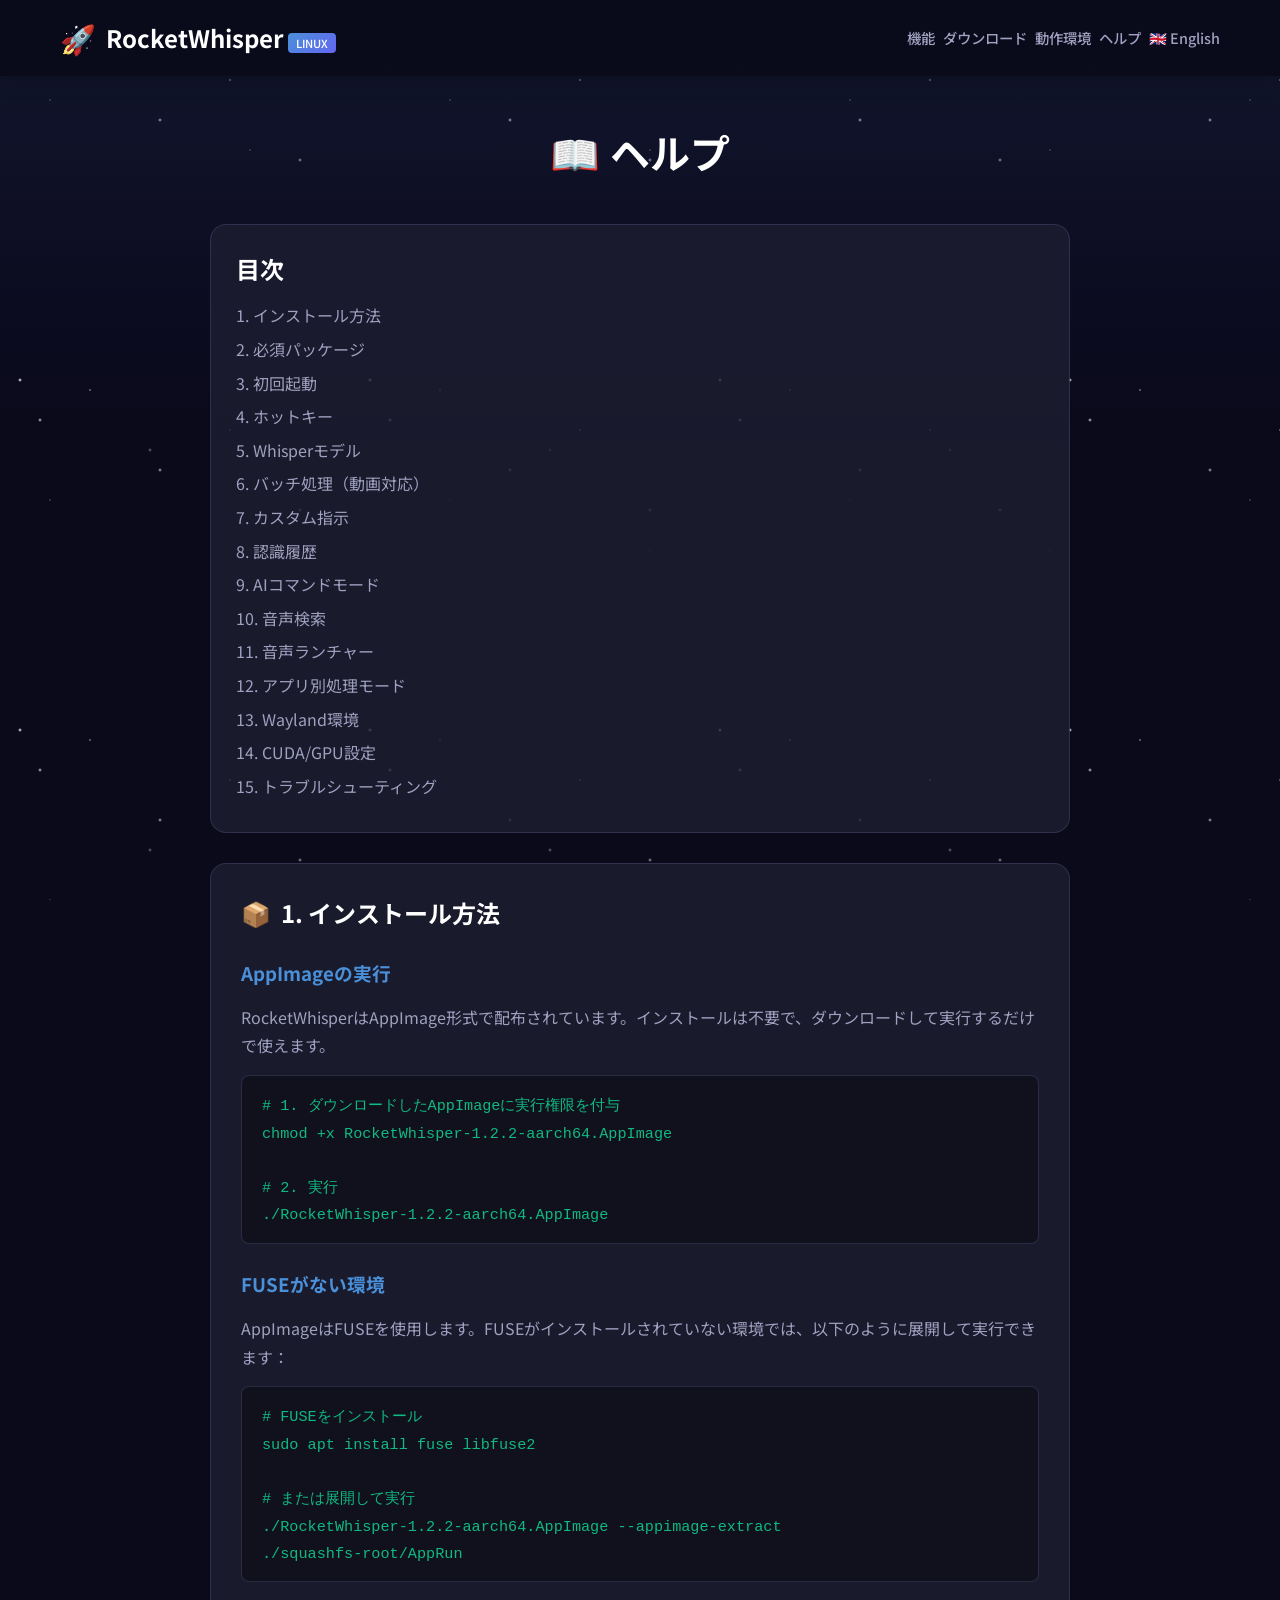
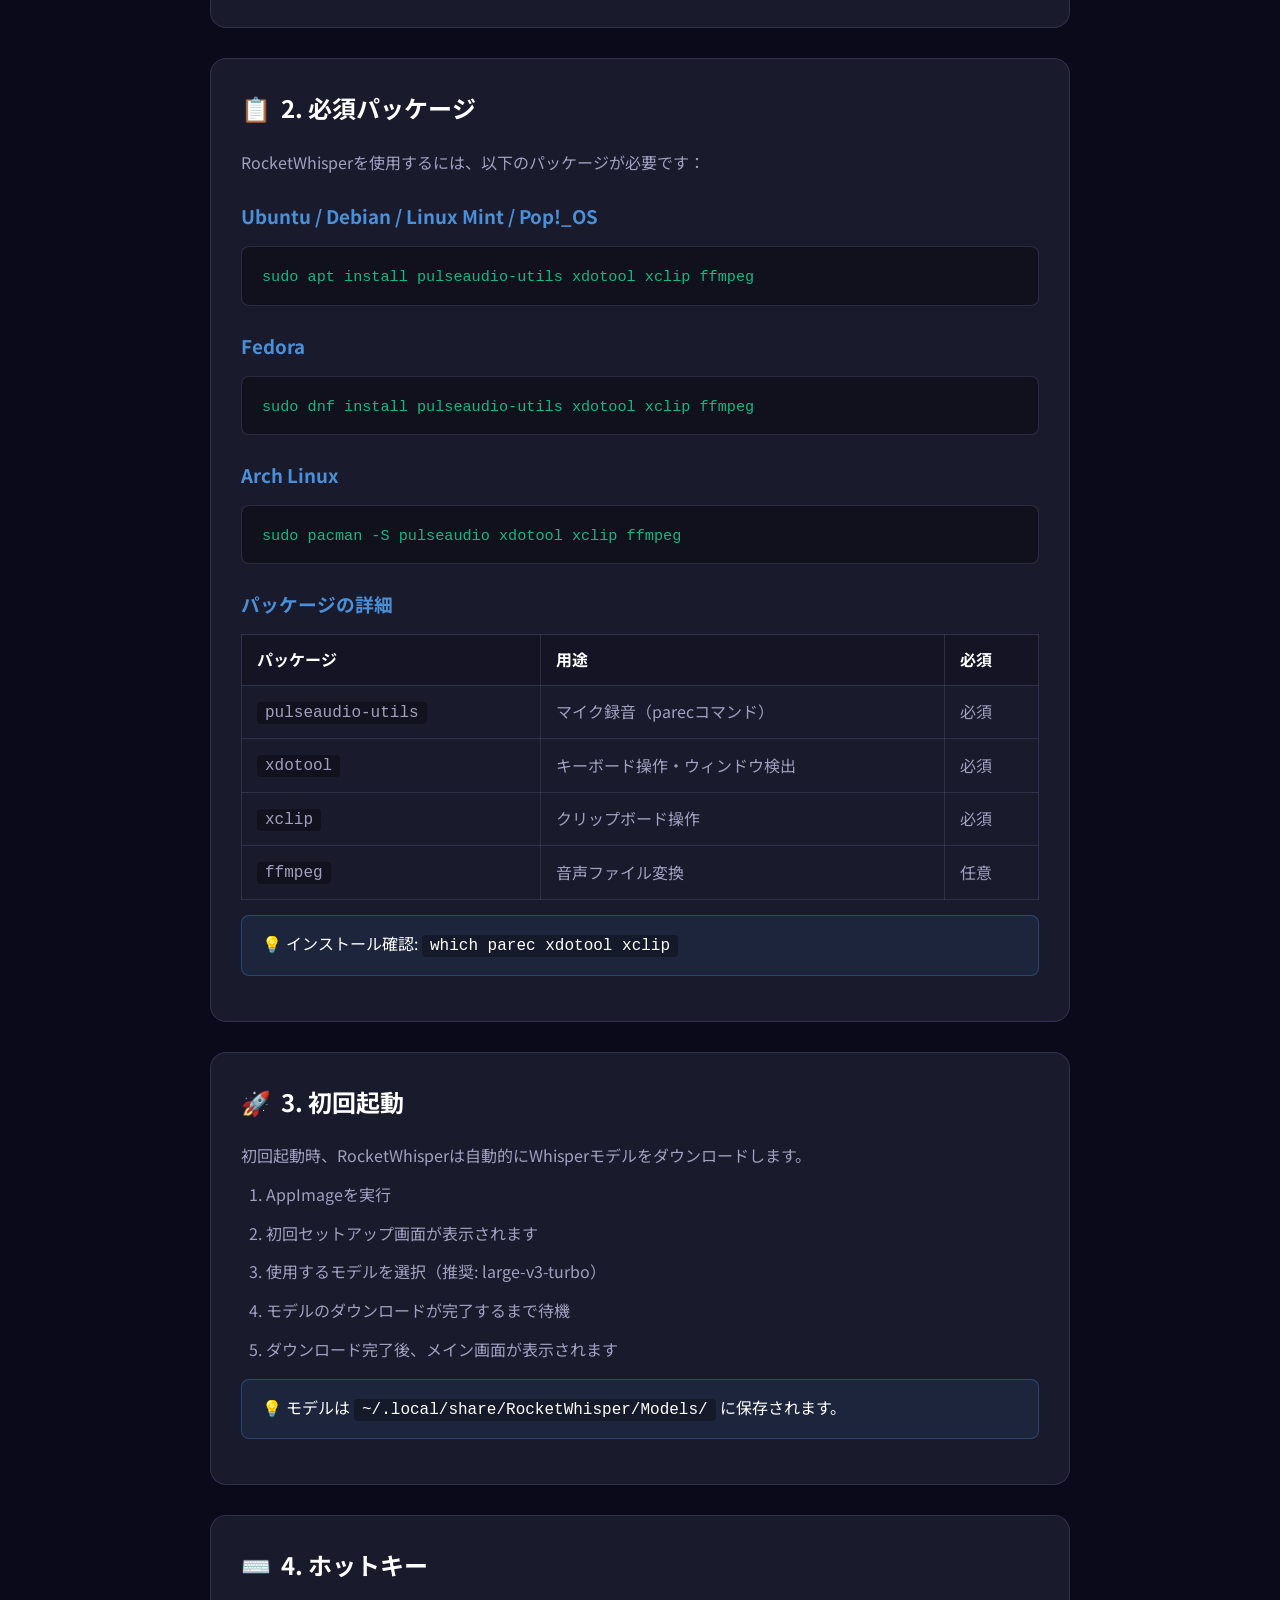
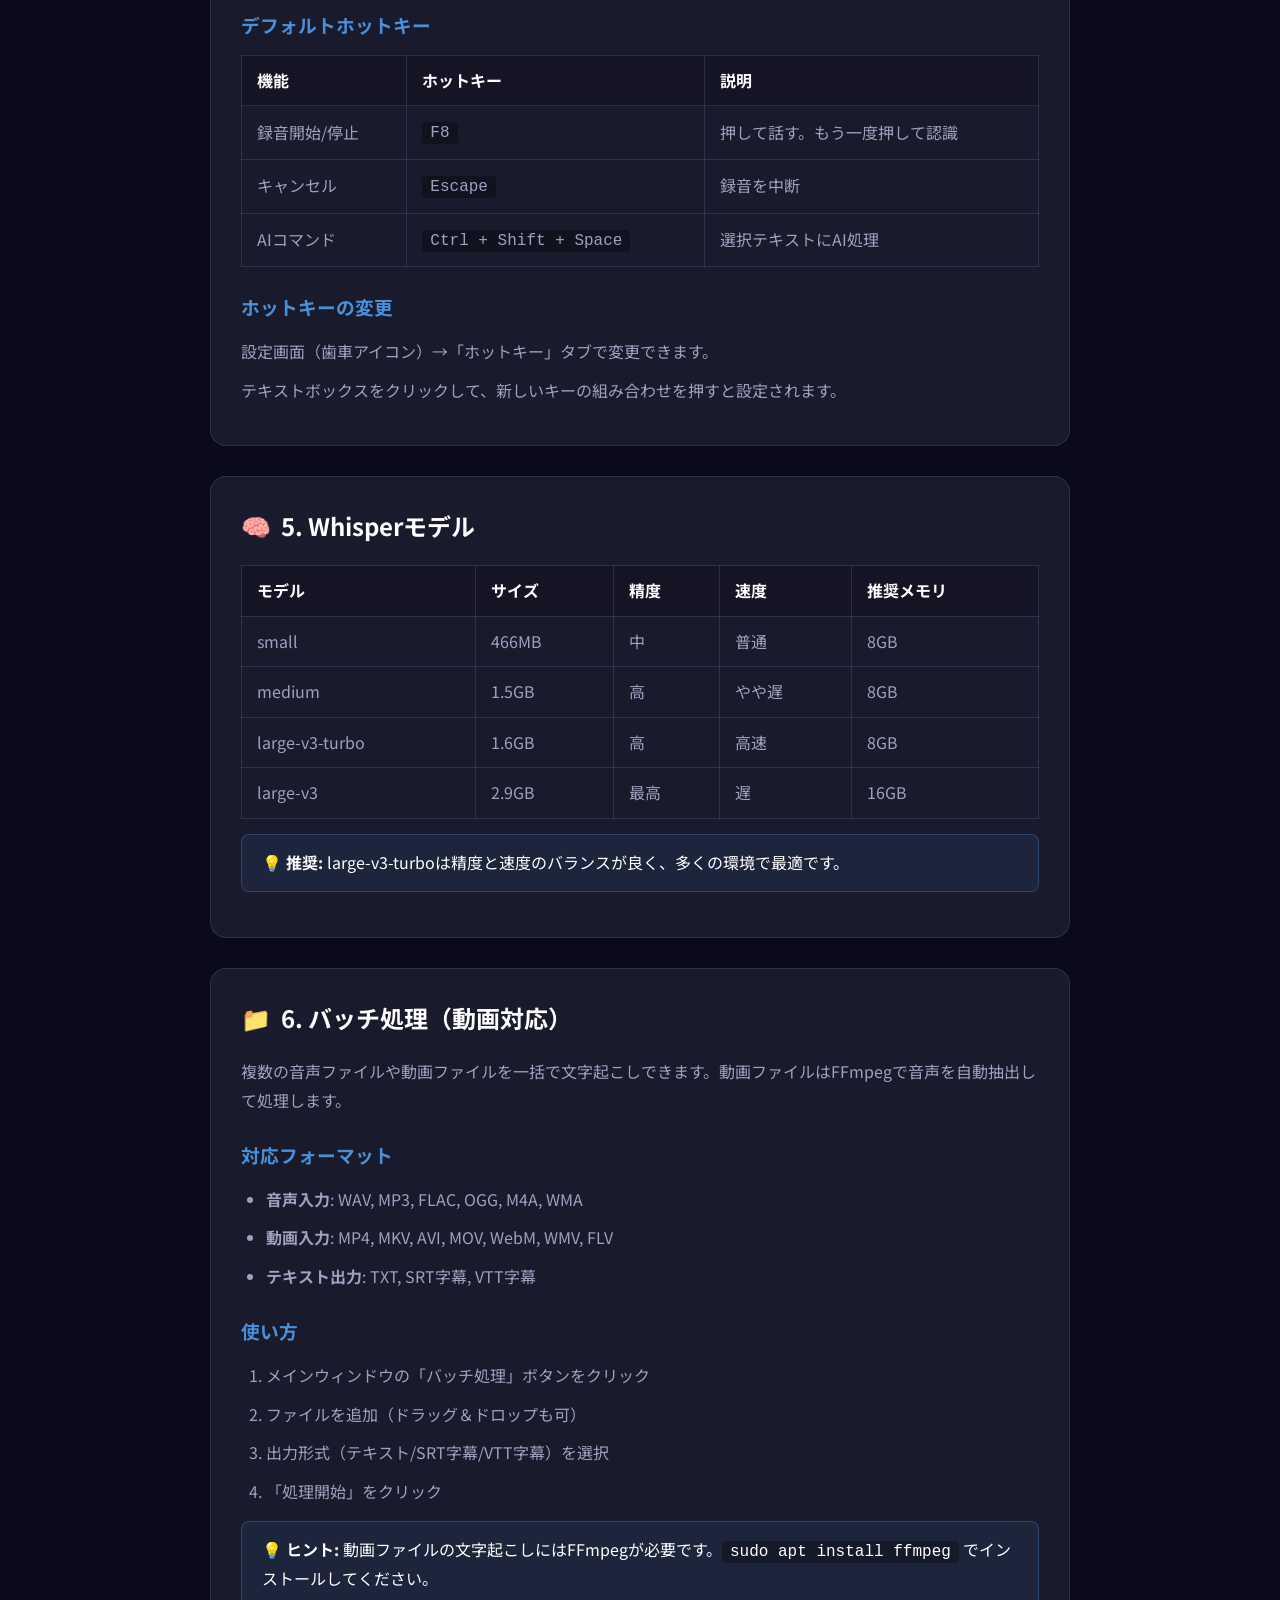
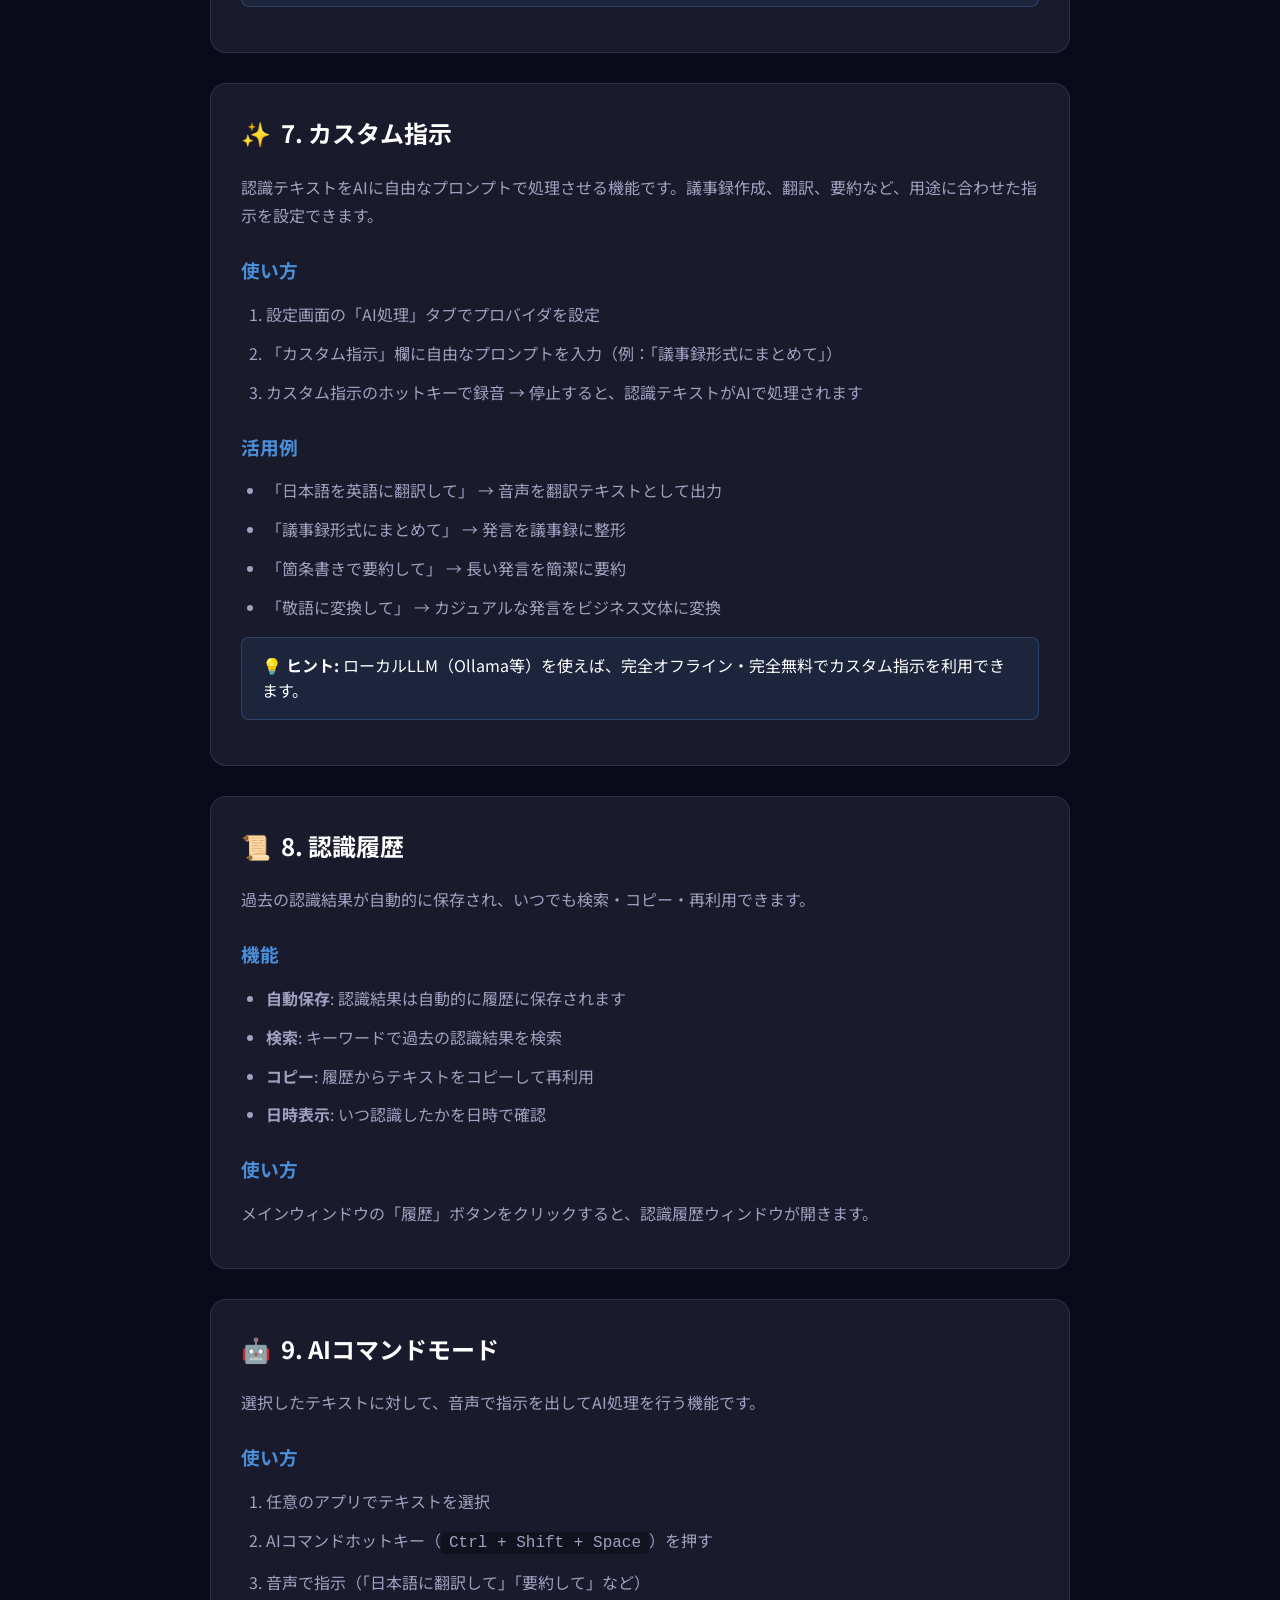
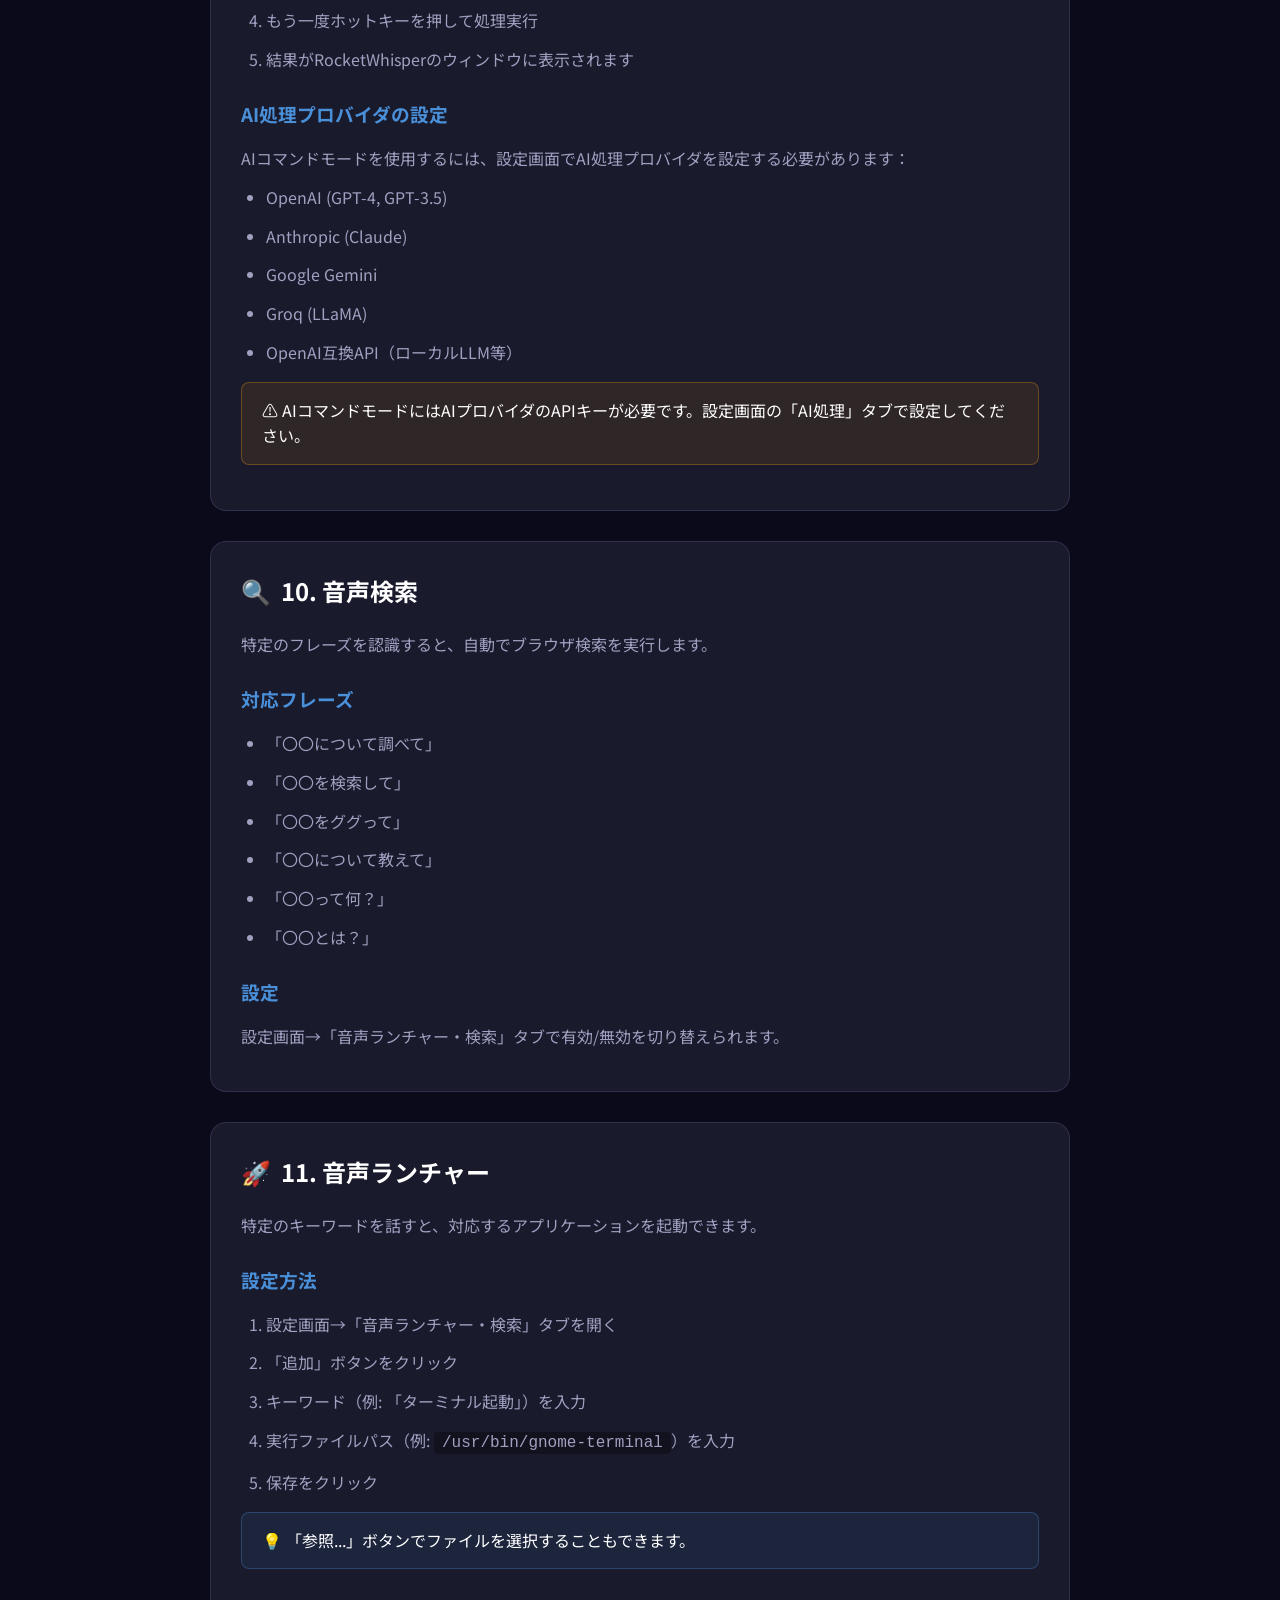
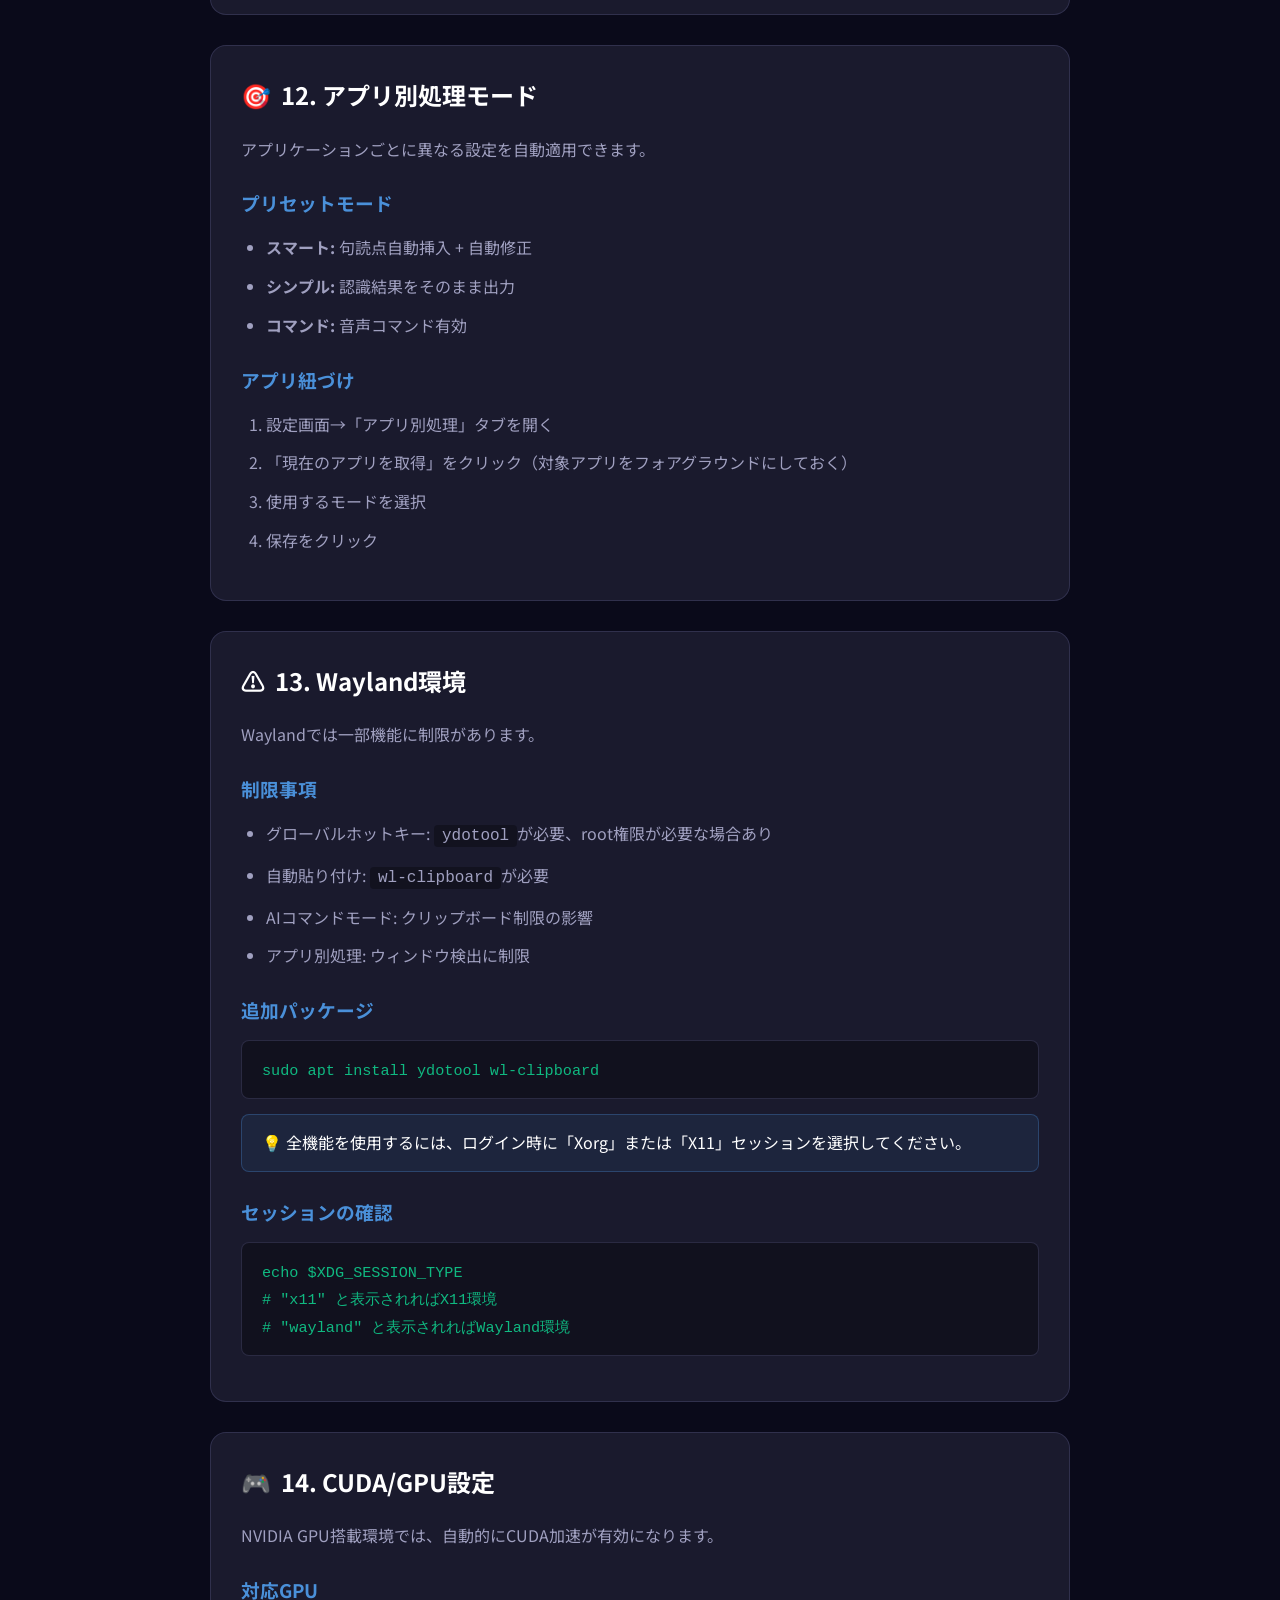
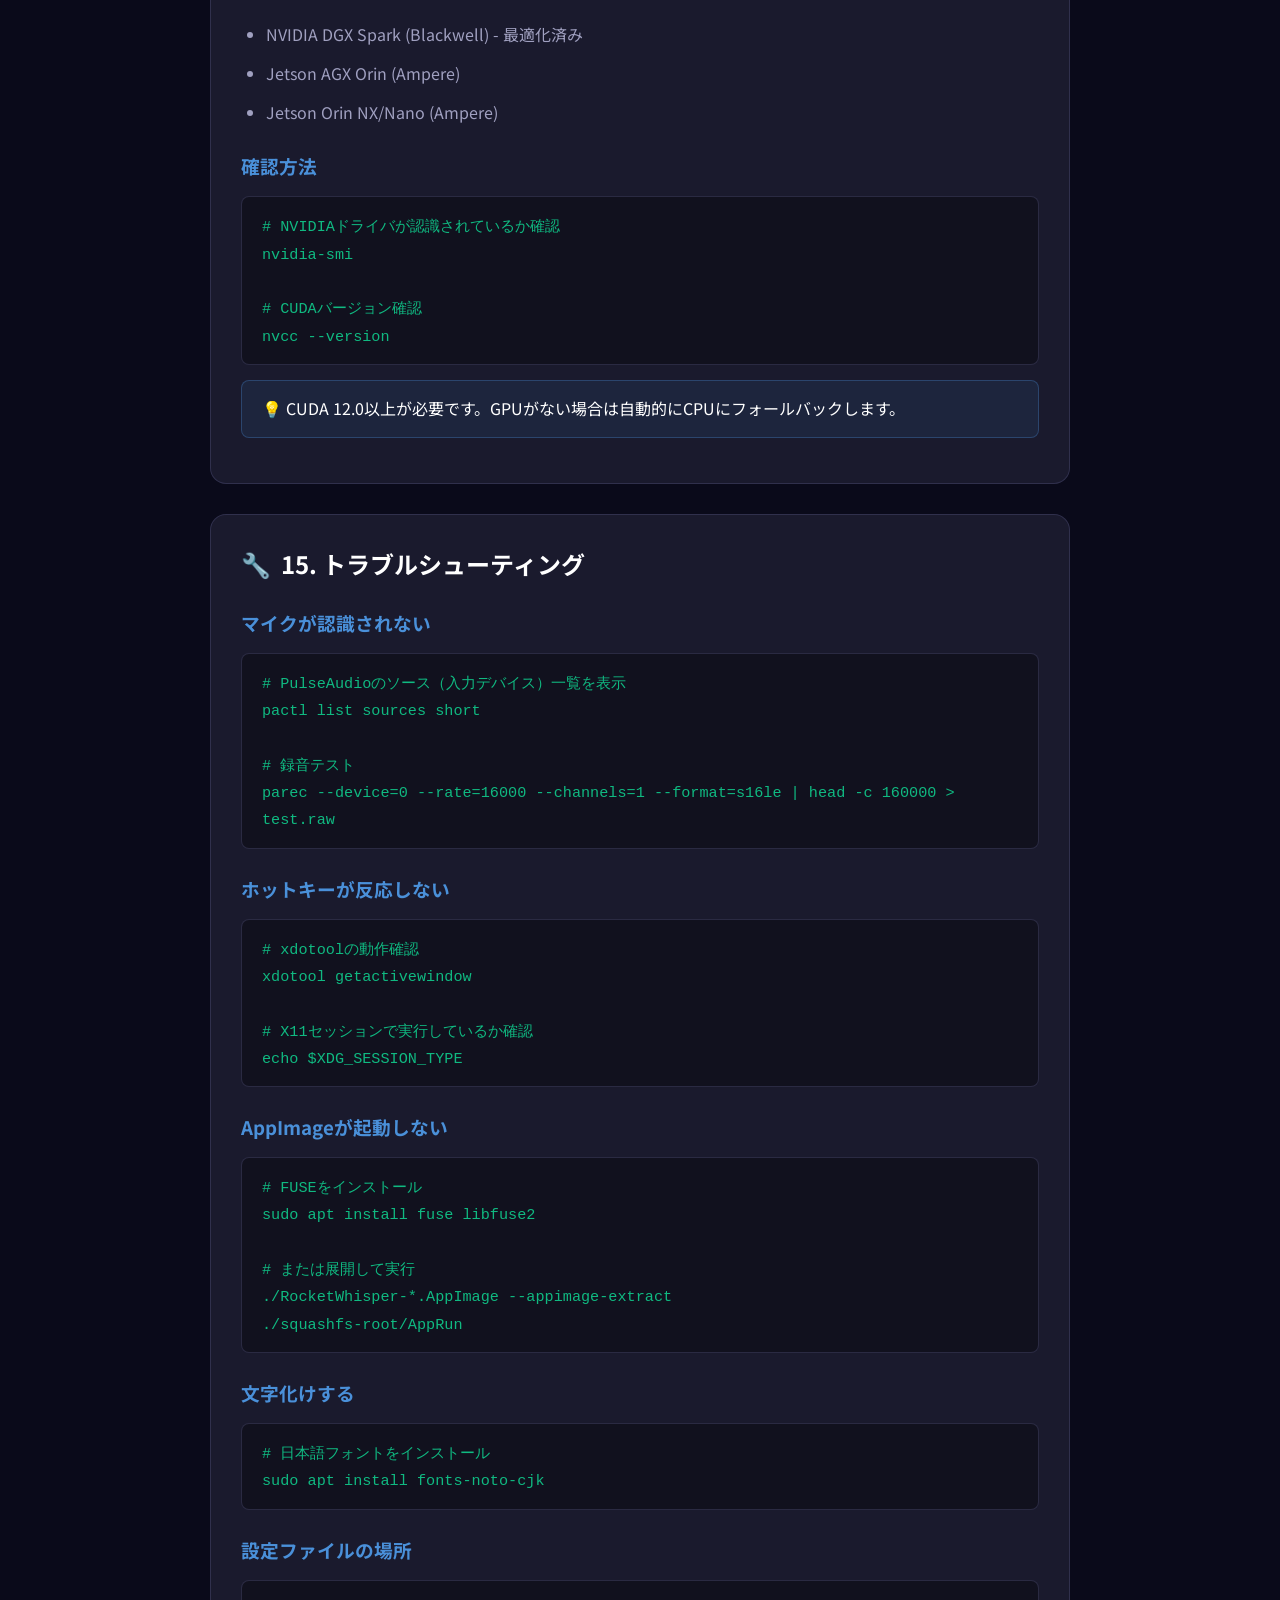
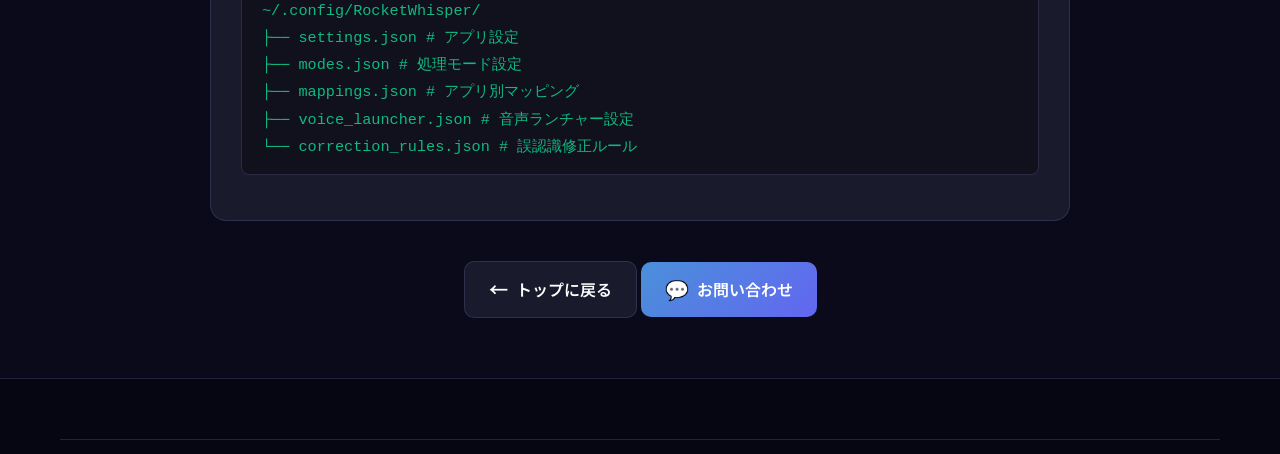
<file: help.html>
<!DOCTYPE html>
<html lang="ja">
<head>
    <meta charset="UTF-8">
    
    <meta name="viewport" content="width=device-width, initial-scale=1.0">
    <meta name="robots" content="index, follow, max-image-preview:large">
    <meta name="keywords" content="RocketWhisper,Linux,ヘルプ,使い方,音声認識,文字起こし,Ubuntu,インストール,CUDA,GPU,バッチ処理,カスタム指示,AppImage,Wayland">
    <meta property="og:title" content="ヘルプ - RocketWhisper Linux版 | AI音声認識・文字起こしソフト">
    <meta property="og:description" content="RocketWhisper Linux版のヘルプページ。AppImageのインストール方法、音声認識の使い方、CUDA GPU設定、バッチ処理、カスタム指示、Wayland対応、トラブルシューティングを解説。">
    <meta property="og:type" content="website">
    <meta property="og:url" content="https://mojosoftjp.github.io/rocketwhisper-linux/help.html">
    <meta property="og:site_name" content="Mojosoft">
    <meta name="twitter:card" content="summary">
    
    
    
    <title>ヘルプ - RocketWhisper Linux版 | AI音声認識・文字起こしソフト</title>
    <link rel="icon" type="image/png" href="images/favicon.png">
    <meta name="description" content="RocketWhisper Linux版のヘルプページ。AppImageのインストール方法、音声認識の使い方、CUDA GPU設定、バッチ処理、カスタム指示、Wayland対応、トラブルシューティングを解説。">
    <link rel="stylesheet" href="css/style.css">
    <link rel="preconnect" href="https://fonts.googleapis.com">
    <link rel="preconnect" href="https://fonts.gstatic.com" crossorigin>
    <link href="https://fonts.googleapis.com/css2?family=Noto+Sans+JP:wght@300;400;500;700&display=swap" rel="stylesheet">
    <style>
        .help-container {
            max-width: 900px;
            margin: 0 auto;
            padding: 120px 20px 60px;
        }
        .help-section {
            background: var(--bg-card);
            border: 1px solid var(--border-color);
            border-radius: 16px;
            padding: 30px;
            margin-bottom: 30px;
        }
        .help-section h2 {
            display: flex;
            align-items: center;
            gap: 10px;
            margin-bottom: 20px;
            font-size: 1.5rem;
        }
        .help-section h3 {
            margin: 25px 0 15px;
            color: var(--primary-color);
        }
        .help-section p, .help-section li {
            color: var(--text-secondary);
            line-height: 1.8;
            margin-bottom: 10px;
        }
        .help-section ul, .help-section ol {
            padding-left: 25px;
            margin-bottom: 15px;
        }
        .help-section code {
            background: rgba(0, 0, 0, 0.3);
            padding: 2px 8px;
            border-radius: 4px;
            font-family: 'Fira Code', monospace;
        }
        .code-block {
            background: rgba(0, 0, 0, 0.3);
            border: 1px solid var(--border-color);
            border-radius: 8px;
            padding: 15px 20px;
            margin: 15px 0;
            overflow-x: auto;
        }
        .code-block code {
            color: var(--success-color);
            background: none;
            padding: 0;
        }
        .tip-box {
            background: rgba(74, 144, 217, 0.1);
            border: 1px solid rgba(74, 144, 217, 0.3);
            border-radius: 8px;
            padding: 15px 20px;
            margin: 15px 0;
        }
        .tip-box::before {
            content: "💡 ";
        }
        .warning-box {
            background: rgba(245, 158, 11, 0.1);
            border: 1px solid rgba(245, 158, 11, 0.3);
            border-radius: 8px;
            padding: 15px 20px;
            margin: 15px 0;
        }
        .warning-box::before {
            content: "⚠️ ";
        }
        .table-container {
            overflow-x: auto;
            margin: 15px 0;
        }
        .help-table {
            width: 100%;
            border-collapse: collapse;
        }
        .help-table th, .help-table td {
            padding: 12px 15px;
            border: 1px solid var(--border-color);
            text-align: left;
        }
        .help-table th {
            background: rgba(0, 0, 0, 0.2);
        }
        .help-table td {
            color: var(--text-secondary);
        }
        .toc {
            background: var(--bg-card);
            border: 1px solid var(--border-color);
            border-radius: 16px;
            padding: 25px;
            margin-bottom: 30px;
        }
        .toc h2 {
            margin-bottom: 15px;
        }
        .toc ul {
            list-style: none;
            padding: 0;
        }
        .toc li {
            margin: 8px 0;
        }
        .toc a {
            color: var(--text-secondary);
            text-decoration: none;
            transition: color 0.3s;
        }
        .toc a:hover {
            color: var(--primary-color);
        }
    </style>
  <link rel="canonical" href="https://mojosoftjp.github.io/rocketwhisper-linux/help.html">
  <link rel="alternate" href="https://mojosoftjp.github.io/rocketwhisper-linux/help.html" hreflang="ja">
  <link rel="alternate" href="https://mojosoftjp.github.io/rocketwhisper-linux/en/help.html" hreflang="en">
  <meta property="og:locale" content="ja_JP">
  <meta name="twitter:title" content="ヘルプ - RocketWhisper Linux版 | AI音声認識・文字起こしソフト">
  <meta name="twitter:description" content="RocketWhisper Linux版のヘルプページ。AppImageのインストール方法、音声認識の使い方、CUDA GPU設定、バッチ処理、カスタム指示、Wayland対応、トラブルシューティングを解説。">
  <meta property="og:image" content="https://mojosoftjp.github.io/rocketwhisper-linux/images/favicon.png">
  <meta name="twitter:image" content="https://mojosoftjp.github.io/rocketwhisper-linux/images/favicon.png">
  <meta property="og:image:alt" content="ヘルプ - RocketWhisper Linux版 | AI音声認識・文字起こしソフト">
  <meta name="twitter:image:alt" content="ヘルプ - RocketWhisper Linux版 | AI音声認識・文字起こしソフト">
  <meta property="og:image:width" content="48">
  <meta property="og:image:height" content="48">
</head>
<body>
    <div class="stars"></div>
    <div class="stars2"></div>
    <div class="aurora"></div>

    <nav class="navbar scrolled">
        <div class="nav-container">
            <a href="index.html" class="nav-logo">
                <span class="logo-icon">🚀</span>
                <span class="logo-text">RocketWhisper <span class="linux-badge">Linux</span></span>
            </a>
            <ul class="nav-menu">
                <li><a href="index.html#features">機能</a></li>
                <li><a href="index.html#download">ダウンロード</a></li>
                <li><a href="index.html#specs">動作環境</a></li>
                <li><a href="help.html">ヘルプ</a></li>
                <li><a href="en/help.html" onclick="sessionStorage.setItem('rw-lang','en')">&#x1F1EC;&#x1F1E7; English</a></li>
            </ul>
            <button class="nav-toggle">☰</button>
        </div>
    </nav>

    <div class="help-container">
        <h1 style="text-align: center; margin-bottom: 40px; font-size: 2.5rem;">
            <span style="margin-right: 10px;">📖</span>ヘルプ
        </h1>

        <div class="toc">
            <h2>目次</h2>
            <ul>
                <li><a href="#install">1. インストール方法</a></li>
                <li><a href="#packages">2. 必須パッケージ</a></li>
                <li><a href="#first-run">3. 初回起動</a></li>
                <li><a href="#hotkeys">4. ホットキー</a></li>
                <li><a href="#models">5. Whisperモデル</a></li>
                <li><a href="#batch">6. バッチ処理（動画対応）</a></li>
                <li><a href="#custom-instructions">7. カスタム指示</a></li>
                <li><a href="#history">8. 認識履歴</a></li>
                <li><a href="#ai-command">9. AIコマンドモード</a></li>
                <li><a href="#voice-search">10. 音声検索</a></li>
                <li><a href="#voice-launcher">11. 音声ランチャー</a></li>
                <li><a href="#app-modes">12. アプリ別処理モード</a></li>
                <li><a href="#wayland">13. Wayland環境</a></li>
                <li><a href="#cuda">14. CUDA/GPU設定</a></li>
                <li><a href="#troubleshooting">15. トラブルシューティング</a></li>
            </ul>
        </div>

        <section id="install" class="help-section">
            <h2><span>📦</span> 1. インストール方法</h2>

            <h3>AppImageの実行</h3>
            <p>RocketWhisperはAppImage形式で配布されています。インストールは不要で、ダウンロードして実行するだけで使えます。</p>

            <div class="code-block">
                <code># 1. ダウンロードしたAppImageに実行権限を付与<br>
chmod +x RocketWhisper-1.2.2-aarch64.AppImage<br><br>
# 2. 実行<br>
./RocketWhisper-1.2.2-aarch64.AppImage</code>
            </div>

            <h3>FUSEがない環境</h3>
            <p>AppImageはFUSEを使用します。FUSEがインストールされていない環境では、以下のように展開して実行できます：</p>

            <div class="code-block">
                <code># FUSEをインストール<br>
sudo apt install fuse libfuse2<br><br>
# または展開して実行<br>
./RocketWhisper-1.2.2-aarch64.AppImage --appimage-extract<br>
./squashfs-root/AppRun</code>
            </div>
        </section>

        <section id="packages" class="help-section">
            <h2><span>📋</span> 2. 必須パッケージ</h2>

            <p>RocketWhisperを使用するには、以下のパッケージが必要です：</p>

            <h3>Ubuntu / Debian / Linux Mint / Pop!_OS</h3>
            <div class="code-block">
                <code>sudo apt install pulseaudio-utils xdotool xclip ffmpeg</code>
            </div>

            <h3>Fedora</h3>
            <div class="code-block">
                <code>sudo dnf install pulseaudio-utils xdotool xclip ffmpeg</code>
            </div>

            <h3>Arch Linux</h3>
            <div class="code-block">
                <code>sudo pacman -S pulseaudio xdotool xclip ffmpeg</code>
            </div>

            <h3>パッケージの詳細</h3>
            <div class="table-container">
                <table class="help-table">
                    <tr>
                        <th>パッケージ</th>
                        <th>用途</th>
                        <th>必須</th>
                    </tr>
                    <tr>
                        <td><code>pulseaudio-utils</code></td>
                        <td>マイク録音（parecコマンド）</td>
                        <td>必須</td>
                    </tr>
                    <tr>
                        <td><code>xdotool</code></td>
                        <td>キーボード操作・ウィンドウ検出</td>
                        <td>必須</td>
                    </tr>
                    <tr>
                        <td><code>xclip</code></td>
                        <td>クリップボード操作</td>
                        <td>必須</td>
                    </tr>
                    <tr>
                        <td><code>ffmpeg</code></td>
                        <td>音声ファイル変換</td>
                        <td>任意</td>
                    </tr>
                </table>
            </div>

            <div class="tip-box">
                インストール確認: <code>which parec xdotool xclip</code>
            </div>
        </section>

        <section id="first-run" class="help-section">
            <h2><span>🚀</span> 3. 初回起動</h2>

            <p>初回起動時、RocketWhisperは自動的にWhisperモデルをダウンロードします。</p>

            <ol>
                <li>AppImageを実行</li>
                <li>初回セットアップ画面が表示されます</li>
                <li>使用するモデルを選択（推奨: large-v3-turbo）</li>
                <li>モデルのダウンロードが完了するまで待機</li>
                <li>ダウンロード完了後、メイン画面が表示されます</li>
            </ol>

            <div class="tip-box">
                モデルは <code>~/.local/share/RocketWhisper/Models/</code> に保存されます。
            </div>
        </section>

        <section id="hotkeys" class="help-section">
            <h2><span>⌨️</span> 4. ホットキー</h2>

            <h3>デフォルトホットキー</h3>
            <div class="table-container">
                <table class="help-table">
                    <tr>
                        <th>機能</th>
                        <th>ホットキー</th>
                        <th>説明</th>
                    </tr>
                    <tr>
                        <td>録音開始/停止</td>
                        <td><code>F8</code></td>
                        <td>押して話す。もう一度押して認識</td>
                    </tr>
                    <tr>
                        <td>キャンセル</td>
                        <td><code>Escape</code></td>
                        <td>録音を中断</td>
                    </tr>
                    <tr>
                        <td>AIコマンド</td>
                        <td><code>Ctrl + Shift + Space</code></td>
                        <td>選択テキストにAI処理</td>
                    </tr>
                </table>
            </div>

            <h3>ホットキーの変更</h3>
            <p>設定画面（歯車アイコン）→「ホットキー」タブで変更できます。</p>
            <p>テキストボックスをクリックして、新しいキーの組み合わせを押すと設定されます。</p>
        </section>

        <section id="models" class="help-section">
            <h2><span>🧠</span> 5. Whisperモデル</h2>

            <div class="table-container">
                <table class="help-table">
                    <tr>
                        <th>モデル</th>
                        <th>サイズ</th>
                        <th>精度</th>
                        <th>速度</th>
                        <th>推奨メモリ</th>
                    </tr>
                    <tr>
                        <td>small</td>
                        <td>466MB</td>
                        <td>中</td>
                        <td>普通</td>
                        <td>8GB</td>
                    </tr>
                    <tr>
                        <td>medium</td>
                        <td>1.5GB</td>
                        <td>高</td>
                        <td>やや遅</td>
                        <td>8GB</td>
                    </tr>
                    <tr>
                        <td>large-v3-turbo</td>
                        <td>1.6GB</td>
                        <td>高</td>
                        <td>高速</td>
                        <td>8GB</td>
                    </tr>
                    <tr>
                        <td>large-v3</td>
                        <td>2.9GB</td>
                        <td>最高</td>
                        <td>遅</td>
                        <td>16GB</td>
                    </tr>
                </table>
            </div>

            <div class="tip-box">
                <strong>推奨:</strong> large-v3-turboは精度と速度のバランスが良く、多くの環境で最適です。
            </div>
        </section>

        <section id="batch" class="help-section">
            <h2><span>📁</span> 6. バッチ処理（動画対応）</h2>

            <p>複数の音声ファイルや動画ファイルを一括で文字起こしできます。動画ファイルはFFmpegで音声を自動抽出して処理します。</p>

            <h3>対応フォーマット</h3>
            <ul>
                <li><strong>音声入力</strong>: WAV, MP3, FLAC, OGG, M4A, WMA</li>
                <li><strong>動画入力</strong>: MP4, MKV, AVI, MOV, WebM, WMV, FLV</li>
                <li><strong>テキスト出力</strong>: TXT, SRT字幕, VTT字幕</li>
            </ul>

            <h3>使い方</h3>
            <ol>
                <li>メインウィンドウの「バッチ処理」ボタンをクリック</li>
                <li>ファイルを追加（ドラッグ＆ドロップも可）</li>
                <li>出力形式（テキスト/SRT字幕/VTT字幕）を選択</li>
                <li>「処理開始」をクリック</li>
            </ol>

            <div class="tip-box">
                <strong>ヒント:</strong> 動画ファイルの文字起こしにはFFmpegが必要です。<code>sudo apt install ffmpeg</code> でインストールしてください。
            </div>
        </section>

        <section id="custom-instructions" class="help-section">
            <h2><span>✨</span> 7. カスタム指示</h2>

            <p>認識テキストをAIに自由なプロンプトで処理させる機能です。議事録作成、翻訳、要約など、用途に合わせた指示を設定できます。</p>

            <h3>使い方</h3>
            <ol>
                <li>設定画面の「AI処理」タブでプロバイダを設定</li>
                <li>「カスタム指示」欄に自由なプロンプトを入力（例：「議事録形式にまとめて」）</li>
                <li>カスタム指示のホットキーで録音 → 停止すると、認識テキストがAIで処理されます</li>
            </ol>

            <h3>活用例</h3>
            <ul>
                <li>「日本語を英語に翻訳して」 → 音声を翻訳テキストとして出力</li>
                <li>「議事録形式にまとめて」 → 発言を議事録に整形</li>
                <li>「箇条書きで要約して」 → 長い発言を簡潔に要約</li>
                <li>「敬語に変換して」 → カジュアルな発言をビジネス文体に変換</li>
            </ul>

            <div class="tip-box">
                <strong>ヒント:</strong> ローカルLLM（Ollama等）を使えば、完全オフライン・完全無料でカスタム指示を利用できます。
            </div>
        </section>

        <section id="history" class="help-section">
            <h2><span>📜</span> 8. 認識履歴</h2>

            <p>過去の認識結果が自動的に保存され、いつでも検索・コピー・再利用できます。</p>

            <h3>機能</h3>
            <ul>
                <li><strong>自動保存</strong>: 認識結果は自動的に履歴に保存されます</li>
                <li><strong>検索</strong>: キーワードで過去の認識結果を検索</li>
                <li><strong>コピー</strong>: 履歴からテキストをコピーして再利用</li>
                <li><strong>日時表示</strong>: いつ認識したかを日時で確認</li>
            </ul>

            <h3>使い方</h3>
            <p>メインウィンドウの「履歴」ボタンをクリックすると、認識履歴ウィンドウが開きます。</p>
        </section>

        <section id="ai-command" class="help-section">
            <h2><span>🤖</span> 9. AIコマンドモード</h2>

            <p>選択したテキストに対して、音声で指示を出してAI処理を行う機能です。</p>

            <h3>使い方</h3>
            <ol>
                <li>任意のアプリでテキストを選択</li>
                <li>AIコマンドホットキー（<code>Ctrl + Shift + Space</code>）を押す</li>
                <li>音声で指示（「日本語に翻訳して」「要約して」など）</li>
                <li>もう一度ホットキーを押して処理実行</li>
                <li>結果がRocketWhisperのウィンドウに表示されます</li>
            </ol>

            <h3>AI処理プロバイダの設定</h3>
            <p>AIコマンドモードを使用するには、設定画面でAI処理プロバイダを設定する必要があります：</p>
            <ul>
                <li>OpenAI (GPT-4, GPT-3.5)</li>
                <li>Anthropic (Claude)</li>
                <li>Google Gemini</li>
                <li>Groq (LLaMA)</li>
                <li>OpenAI互換API（ローカルLLM等）</li>
            </ul>

            <div class="warning-box">
                AIコマンドモードにはAIプロバイダのAPIキーが必要です。設定画面の「AI処理」タブで設定してください。
            </div>
        </section>

        <section id="voice-search" class="help-section">
            <h2><span>🔍</span> 10. 音声検索</h2>

            <p>特定のフレーズを認識すると、自動でブラウザ検索を実行します。</p>

            <h3>対応フレーズ</h3>
            <ul>
                <li>「〇〇について調べて」</li>
                <li>「〇〇を検索して」</li>
                <li>「〇〇をググって」</li>
                <li>「〇〇について教えて」</li>
                <li>「〇〇って何？」</li>
                <li>「〇〇とは？」</li>
            </ul>

            <h3>設定</h3>
            <p>設定画面→「音声ランチャー・検索」タブで有効/無効を切り替えられます。</p>
        </section>

        <section id="voice-launcher" class="help-section">
            <h2><span>🚀</span> 11. 音声ランチャー</h2>

            <p>特定のキーワードを話すと、対応するアプリケーションを起動できます。</p>

            <h3>設定方法</h3>
            <ol>
                <li>設定画面→「音声ランチャー・検索」タブを開く</li>
                <li>「追加」ボタンをクリック</li>
                <li>キーワード（例: 「ターミナル起動」）を入力</li>
                <li>実行ファイルパス（例: <code>/usr/bin/gnome-terminal</code>）を入力</li>
                <li>保存をクリック</li>
            </ol>

            <div class="tip-box">
                「参照...」ボタンでファイルを選択することもできます。
            </div>
        </section>

        <section id="app-modes" class="help-section">
            <h2><span>🎯</span> 12. アプリ別処理モード</h2>

            <p>アプリケーションごとに異なる設定を自動適用できます。</p>

            <h3>プリセットモード</h3>
            <ul>
                <li><strong>スマート:</strong> 句読点自動挿入 + 自動修正</li>
                <li><strong>シンプル:</strong> 認識結果をそのまま出力</li>
                <li><strong>コマンド:</strong> 音声コマンド有効</li>
            </ul>

            <h3>アプリ紐づけ</h3>
            <ol>
                <li>設定画面→「アプリ別処理」タブを開く</li>
                <li>「現在のアプリを取得」をクリック（対象アプリをフォアグラウンドにしておく）</li>
                <li>使用するモードを選択</li>
                <li>保存をクリック</li>
            </ol>
        </section>

        <section id="wayland" class="help-section">
            <h2><span>⚠️</span> 13. Wayland環境</h2>

            <p>Waylandでは一部機能に制限があります。</p>

            <h3>制限事項</h3>
            <ul>
                <li>グローバルホットキー: <code>ydotool</code>が必要、root権限が必要な場合あり</li>
                <li>自動貼り付け: <code>wl-clipboard</code>が必要</li>
                <li>AIコマンドモード: クリップボード制限の影響</li>
                <li>アプリ別処理: ウィンドウ検出に制限</li>
            </ul>

            <h3>追加パッケージ</h3>
            <div class="code-block">
                <code>sudo apt install ydotool wl-clipboard</code>
            </div>

            <div class="tip-box">
                全機能を使用するには、ログイン時に「Xorg」または「X11」セッションを選択してください。
            </div>

            <h3>セッションの確認</h3>
            <div class="code-block">
                <code>echo $XDG_SESSION_TYPE<br>
# "x11" と表示されればX11環境<br>
# "wayland" と表示されればWayland環境</code>
            </div>
        </section>

        <section id="cuda" class="help-section">
            <h2><span>🎮</span> 14. CUDA/GPU設定</h2>

            <p>NVIDIA GPU搭載環境では、自動的にCUDA加速が有効になります。</p>

            <h3>対応GPU</h3>
            <ul>
                <li>NVIDIA DGX Spark (Blackwell) - 最適化済み</li>
                <li>Jetson AGX Orin (Ampere)</li>
                <li>Jetson Orin NX/Nano (Ampere)</li>
            </ul>

            <h3>確認方法</h3>
            <div class="code-block">
                <code># NVIDIAドライバが認識されているか確認<br>
nvidia-smi<br><br>
# CUDAバージョン確認<br>
nvcc --version</code>
            </div>

            <div class="tip-box">
                CUDA 12.0以上が必要です。GPUがない場合は自動的にCPUにフォールバックします。
            </div>
        </section>

        <section id="troubleshooting" class="help-section">
            <h2><span>🔧</span> 15. トラブルシューティング</h2>

            <h3>マイクが認識されない</h3>
            <div class="code-block">
                <code># PulseAudioのソース（入力デバイス）一覧を表示<br>
pactl list sources short<br><br>
# 録音テスト<br>
parec --device=0 --rate=16000 --channels=1 --format=s16le | head -c 160000 > test.raw</code>
            </div>

            <h3>ホットキーが反応しない</h3>
            <div class="code-block">
                <code># xdotoolの動作確認<br>
xdotool getactivewindow<br><br>
# X11セッションで実行しているか確認<br>
echo $XDG_SESSION_TYPE</code>
            </div>

            <h3>AppImageが起動しない</h3>
            <div class="code-block">
                <code># FUSEをインストール<br>
sudo apt install fuse libfuse2<br><br>
# または展開して実行<br>
./RocketWhisper-*.AppImage --appimage-extract<br>
./squashfs-root/AppRun</code>
            </div>

            <h3>文字化けする</h3>
            <div class="code-block">
                <code># 日本語フォントをインストール<br>
sudo apt install fonts-noto-cjk</code>
            </div>

            <h3>設定ファイルの場所</h3>
            <div class="code-block">
                <code>~/.config/RocketWhisper/<br>
├── settings.json          # アプリ設定<br>
├── modes.json             # 処理モード設定<br>
├── mappings.json          # アプリ別マッピング<br>
├── voice_launcher.json    # 音声ランチャー設定<br>
└── correction_rules.json  # 誤認識修正ルール</code>
            </div>
        </section>

        <div style="text-align: center; margin-top: 40px;">
            <a href="index.html" class="btn btn-secondary">
                <span class="btn-icon">←</span>
                トップに戻る
            </a>
            <a href="support.html" class="btn btn-primary">
                <span class="btn-icon">💬</span>
                お問い合わせ
            </a>
        </div>
    </div>

    <footer class="footer">
        <div class="container">
            <div class="footer-bottom">
                <p>&copy; 2026 Mojosoft. All rights reserved.</p>
            </div>
        </div>
    </footer>

    <script>
        document.querySelector('.nav-toggle').addEventListener('click', function() {
            document.querySelector('.nav-menu').classList.toggle('active');
        });
    </script>
</body>
</html>
</file>
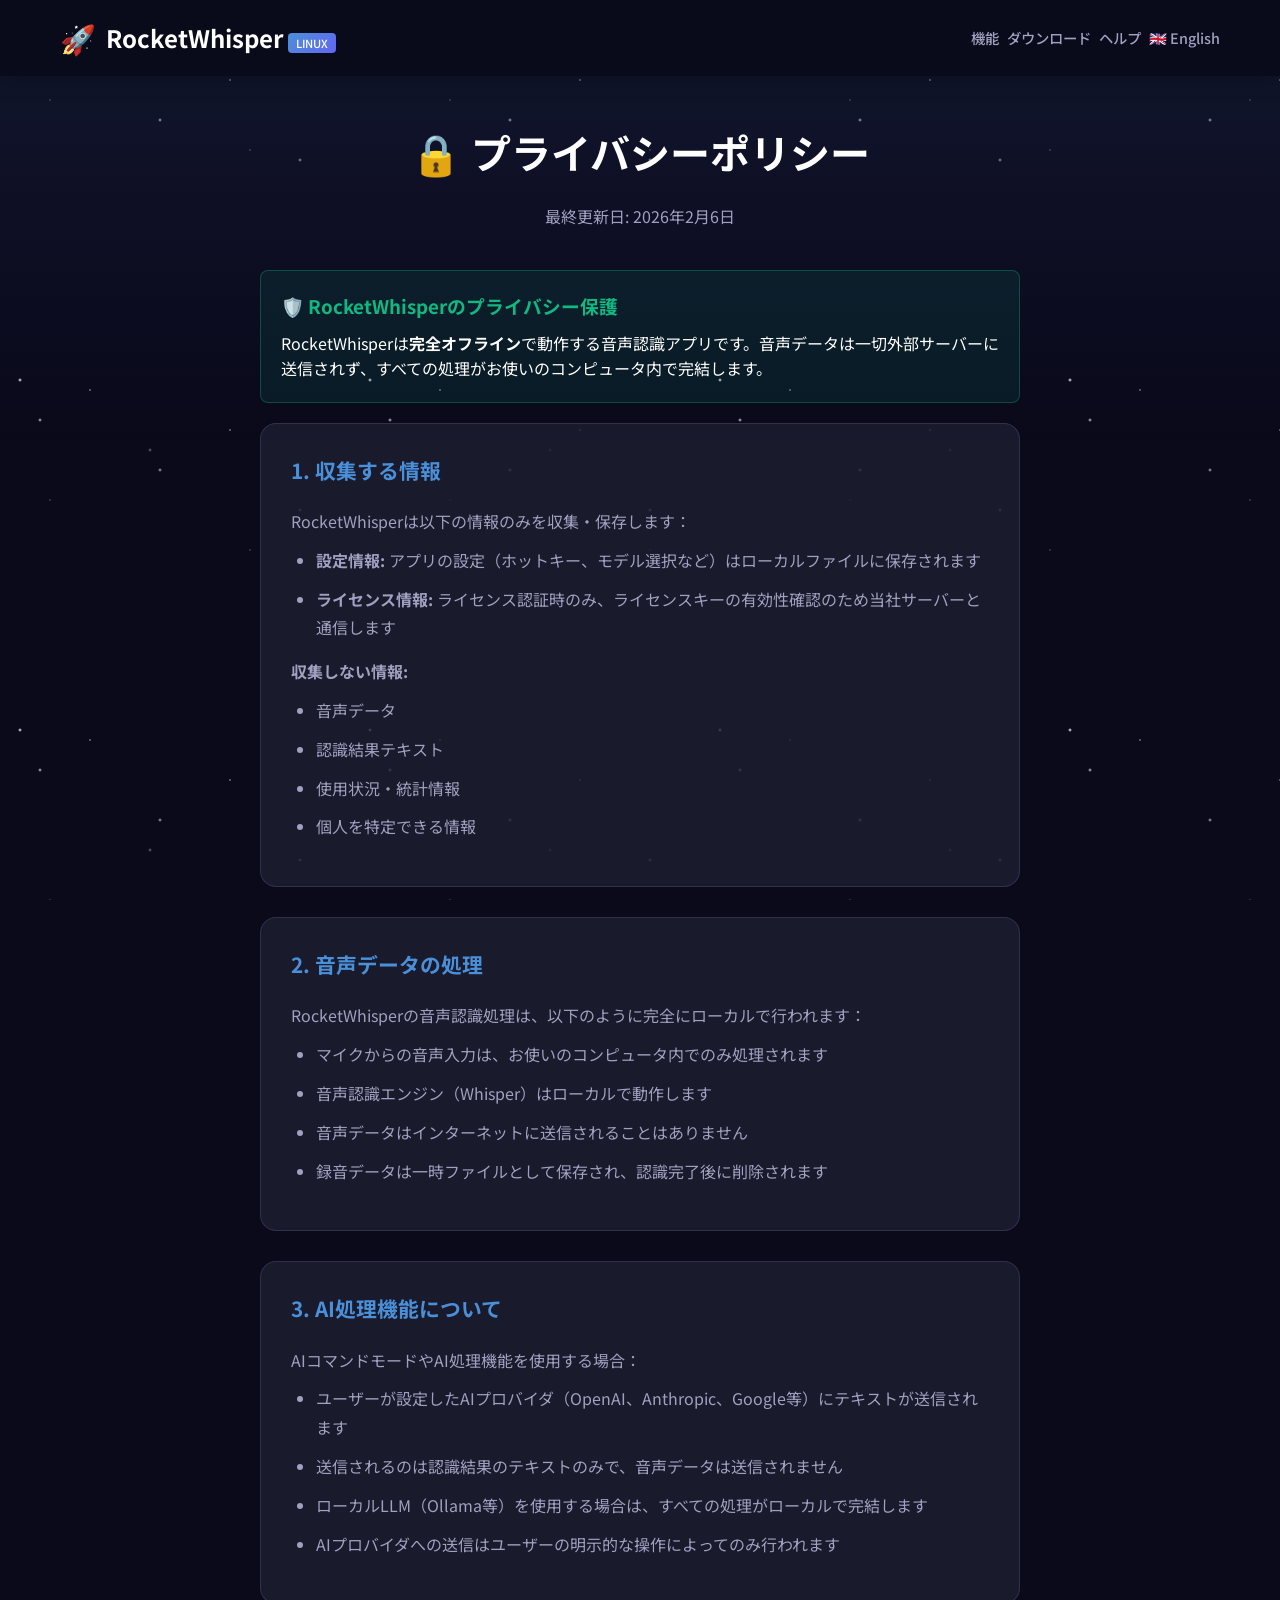
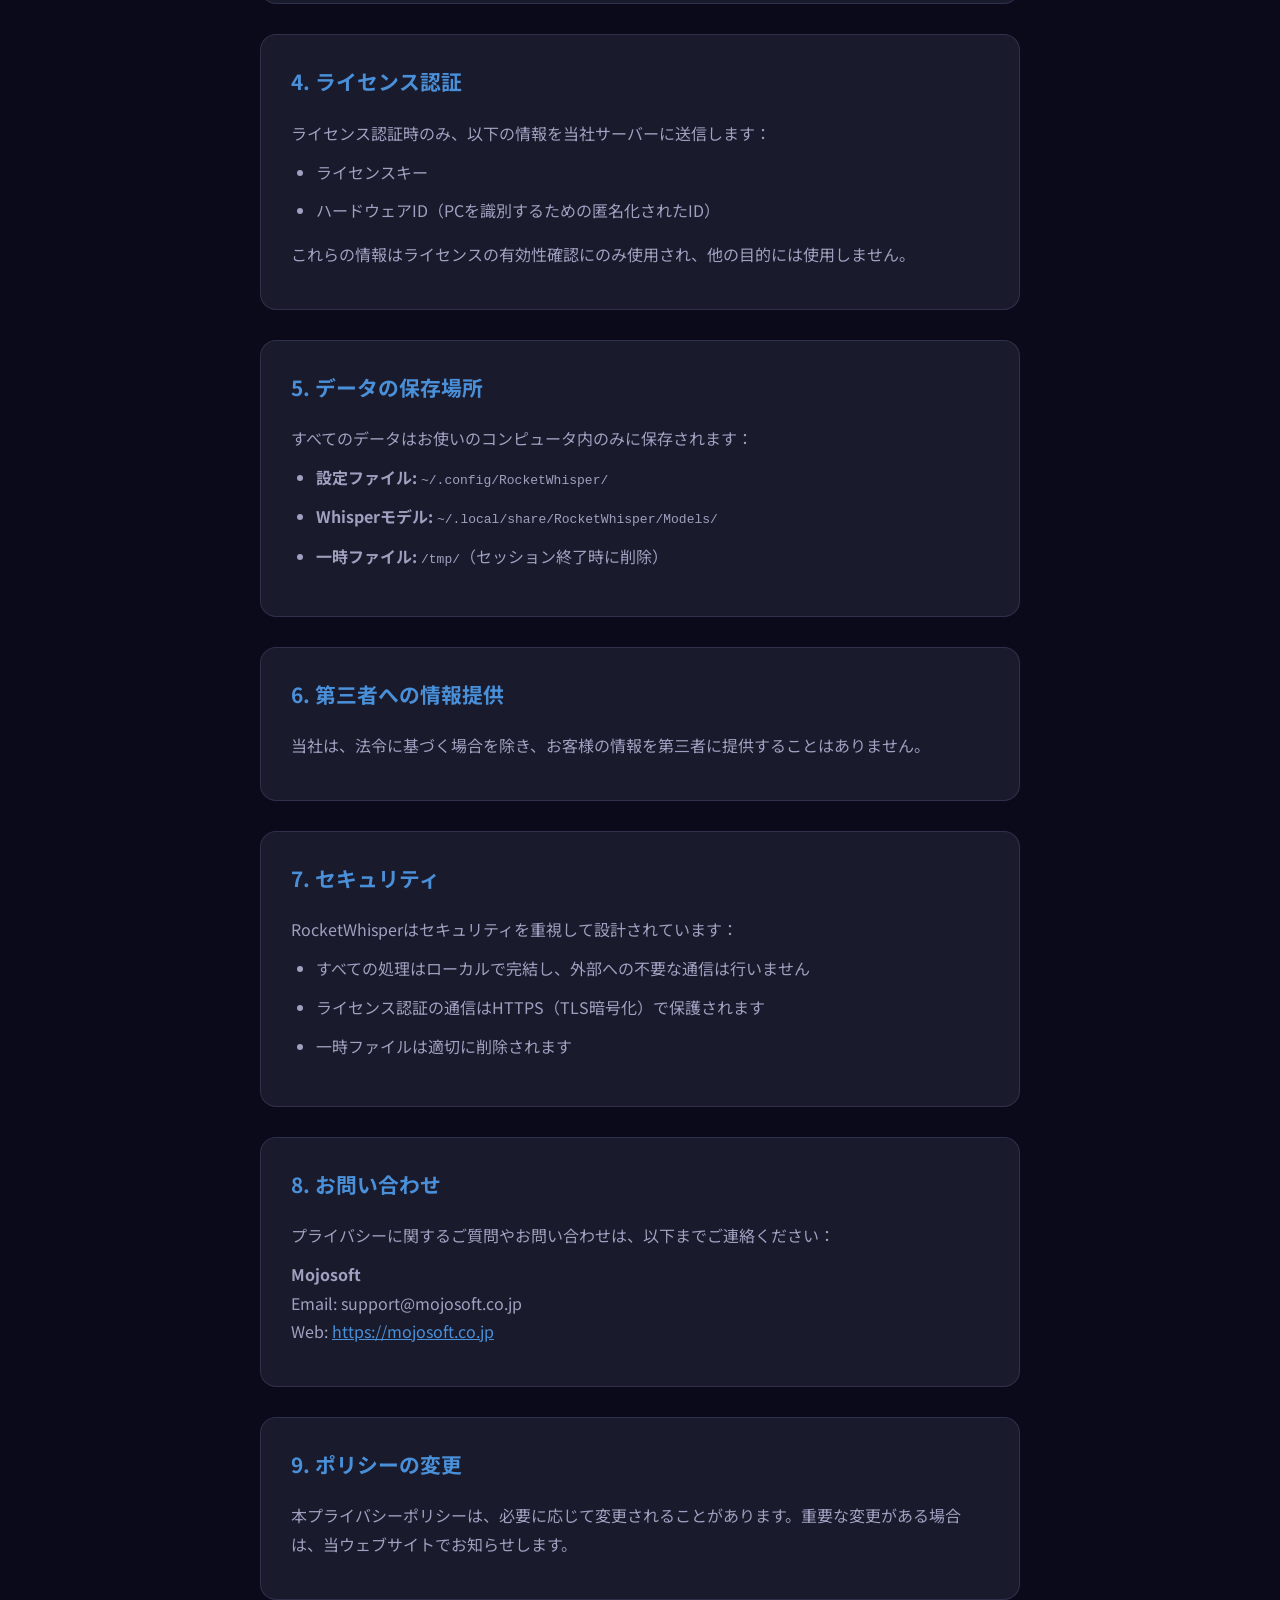
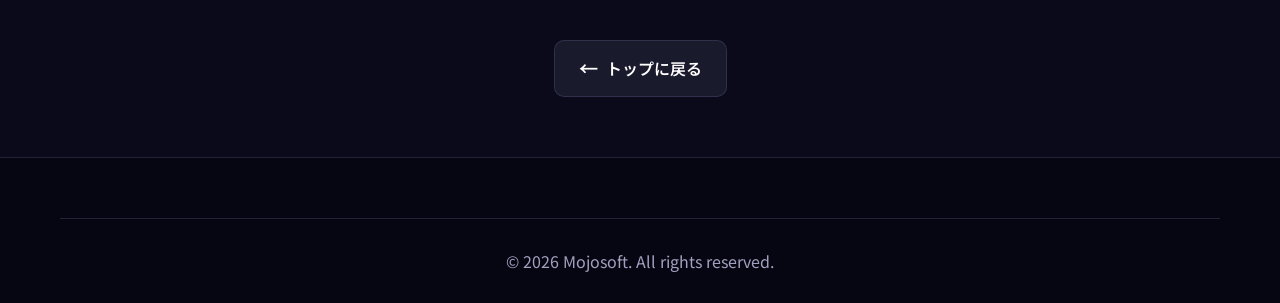
<file: privacy.html>
<!DOCTYPE html>
<html lang="ja">
<head>
    <meta charset="UTF-8">
    
    <meta name="viewport" content="width=device-width, initial-scale=1.0">
    <meta name="robots" content="index, follow, max-image-preview:large">
    <meta name="description" content="RocketWhisper Linux版のプライバシーポリシー。完全ローカル処理で音声データは外部送信されません。">
    <meta name="keywords" content="RocketWhisper,Linux,プライバシーポリシー,個人情報,データ保護,ローカル処理,オフライン">
    <meta property="og:title" content="プライバシーポリシー - RocketWhisper Linux版 | AI音声認識ソフト">
    <meta property="og:description" content="RocketWhisper Linux版のプライバシーポリシー。完全ローカル処理で音声データは外部送信されません。">
    <meta property="og:type" content="website">
    <meta property="og:url" content="https://mojosoftjp.github.io/rocketwhisper-linux/privacy.html">
    <meta property="og:site_name" content="Mojosoft">
    
    
    
    <title>プライバシーポリシー - RocketWhisper Linux版 | AI音声認識ソフト</title>
    <link rel="icon" type="image/png" href="images/favicon.png">
    <link rel="stylesheet" href="css/style.css">
    <link rel="preconnect" href="https://fonts.googleapis.com">
    <link rel="preconnect" href="https://fonts.gstatic.com" crossorigin>
    <link href="https://fonts.googleapis.com/css2?family=Noto+Sans+JP:wght@300;400;500;700&display=swap" rel="stylesheet">
    <style>
        .privacy-container {
            max-width: 800px;
            margin: 0 auto;
            padding: 120px 20px 60px;
        }
        .privacy-section {
            background: var(--bg-card);
            border: 1px solid var(--border-color);
            border-radius: 16px;
            padding: 30px;
            margin-bottom: 30px;
        }
        .privacy-section h2 {
            display: flex;
            align-items: center;
            gap: 10px;
            margin-bottom: 20px;
            font-size: 1.3rem;
            color: var(--primary-color);
        }
        .privacy-section p, .privacy-section li {
            color: var(--text-secondary);
            line-height: 1.8;
            margin-bottom: 10px;
        }
        .privacy-section ul {
            padding-left: 25px;
            margin-bottom: 15px;
        }
        .highlight-box {
            background: rgba(16, 185, 129, 0.1);
            border: 1px solid rgba(16, 185, 129, 0.3);
            border-radius: 8px;
            padding: 20px;
            margin: 20px 0;
        }
        .highlight-box h3 {
            color: var(--success-color);
            margin-bottom: 10px;
        }
        .update-date {
            text-align: center;
            color: var(--text-secondary);
            margin-bottom: 40px;
        }
    </style>
  <link rel="canonical" href="https://mojosoftjp.github.io/rocketwhisper-linux/privacy.html">
  <link rel="alternate" href="https://mojosoftjp.github.io/rocketwhisper-linux/privacy.html" hreflang="ja">
  <link rel="alternate" href="https://mojosoftjp.github.io/rocketwhisper-linux/en/privacy.html" hreflang="en">
  <meta property="og:locale" content="ja_JP">
  <meta name="twitter:title" content="プライバシーポリシー - RocketWhisper Linux版 | AI音声認識ソフト">
  <meta name="twitter:description" content="RocketWhisper Linux版のプライバシーポリシー。完全ローカル処理で音声データは外部送信されません。">
  <meta property="og:image" content="https://mojosoftjp.github.io/rocketwhisper-linux/images/favicon.png">
  <meta name="twitter:image" content="https://mojosoftjp.github.io/rocketwhisper-linux/images/favicon.png">
  <meta property="og:image:alt" content="プライバシーポリシー - RocketWhisper Linux版 | AI音声認識ソフト">
  <meta name="twitter:image:alt" content="プライバシーポリシー - RocketWhisper Linux版 | AI音声認識ソフト">
  <meta property="og:image:width" content="48">
  <meta property="og:image:height" content="48">
  <meta name="twitter:card" content="summary">
</head>
<body>
    <div class="stars"></div>
    <div class="stars2"></div>
    <div class="aurora"></div>

    <nav class="navbar scrolled">
        <div class="nav-container">
            <a href="index.html" class="nav-logo">
                <span class="logo-icon">🚀</span>
                <span class="logo-text">RocketWhisper <span class="linux-badge">Linux</span></span>
            </a>
            <ul class="nav-menu">
                <li><a href="index.html#features">機能</a></li>
                <li><a href="index.html#download">ダウンロード</a></li>
                <li><a href="help.html">ヘルプ</a></li>
                <li><a href="en/privacy.html" onclick="sessionStorage.setItem('rw-lang','en')">&#x1F1EC;&#x1F1E7; English</a></li>
            </ul>
            <button class="nav-toggle">☰</button>
        </div>
    </nav>

    <div class="privacy-container">
        <h1 style="text-align: center; margin-bottom: 20px; font-size: 2.5rem;">
            <span style="margin-right: 10px;">🔒</span>プライバシーポリシー
        </h1>
        <p class="update-date">最終更新日: 2026年2月6日</p>

        <div class="highlight-box">
            <h3>🛡️ RocketWhisperのプライバシー保護</h3>
            <p>RocketWhisperは<strong>完全オフライン</strong>で動作する音声認識アプリです。音声データは一切外部サーバーに送信されず、すべての処理がお使いのコンピュータ内で完結します。</p>
        </div>

        <section class="privacy-section">
            <h2>1. 収集する情報</h2>
            <p>RocketWhisperは以下の情報のみを収集・保存します：</p>
            <ul>
                <li><strong>設定情報:</strong> アプリの設定（ホットキー、モデル選択など）はローカルファイルに保存されます</li>
                <li><strong>ライセンス情報:</strong> ライセンス認証時のみ、ライセンスキーの有効性確認のため当社サーバーと通信します</li>
            </ul>
            <p><strong>収集しない情報:</strong></p>
            <ul>
                <li>音声データ</li>
                <li>認識結果テキスト</li>
                <li>使用状況・統計情報</li>
                <li>個人を特定できる情報</li>
            </ul>
        </section>

        <section class="privacy-section">
            <h2>2. 音声データの処理</h2>
            <p>RocketWhisperの音声認識処理は、以下のように完全にローカルで行われます：</p>
            <ul>
                <li>マイクからの音声入力は、お使いのコンピュータ内でのみ処理されます</li>
                <li>音声認識エンジン（Whisper）はローカルで動作します</li>
                <li>音声データはインターネットに送信されることはありません</li>
                <li>録音データは一時ファイルとして保存され、認識完了後に削除されます</li>
            </ul>
        </section>

        <section class="privacy-section">
            <h2>3. AI処理機能について</h2>
            <p>AIコマンドモードやAI処理機能を使用する場合：</p>
            <ul>
                <li>ユーザーが設定したAIプロバイダ（OpenAI、Anthropic、Google等）にテキストが送信されます</li>
                <li>送信されるのは認識結果のテキストのみで、音声データは送信されません</li>
                <li>ローカルLLM（Ollama等）を使用する場合は、すべての処理がローカルで完結します</li>
                <li>AIプロバイダへの送信はユーザーの明示的な操作によってのみ行われます</li>
            </ul>
        </section>

        <section class="privacy-section">
            <h2>4. ライセンス認証</h2>
            <p>ライセンス認証時のみ、以下の情報を当社サーバーに送信します：</p>
            <ul>
                <li>ライセンスキー</li>
                <li>ハードウェアID（PCを識別するための匿名化されたID）</li>
            </ul>
            <p>これらの情報はライセンスの有効性確認にのみ使用され、他の目的には使用しません。</p>
        </section>

        <section class="privacy-section">
            <h2>5. データの保存場所</h2>
            <p>すべてのデータはお使いのコンピュータ内のみに保存されます：</p>
            <ul>
                <li><strong>設定ファイル:</strong> <code>~/.config/RocketWhisper/</code></li>
                <li><strong>Whisperモデル:</strong> <code>~/.local/share/RocketWhisper/Models/</code></li>
                <li><strong>一時ファイル:</strong> <code>/tmp/</code>（セッション終了時に削除）</li>
            </ul>
        </section>

        <section class="privacy-section">
            <h2>6. 第三者への情報提供</h2>
            <p>当社は、法令に基づく場合を除き、お客様の情報を第三者に提供することはありません。</p>
        </section>

        <section class="privacy-section">
            <h2>7. セキュリティ</h2>
            <p>RocketWhisperはセキュリティを重視して設計されています：</p>
            <ul>
                <li>すべての処理はローカルで完結し、外部への不要な通信は行いません</li>
                <li>ライセンス認証の通信はHTTPS（TLS暗号化）で保護されます</li>
                <li>一時ファイルは適切に削除されます</li>
            </ul>
        </section>

        <section class="privacy-section">
            <h2>8. お問い合わせ</h2>
            <p>プライバシーに関するご質問やお問い合わせは、以下までご連絡ください：</p>
            <p><strong>Mojosoft</strong><br>
            Email: support@mojosoft.co.jp<br>
            Web: <a href="https://mojosoft.co.jp" style="color: var(--primary-color);">https://mojosoft.co.jp</a></p>
        </section>

        <section class="privacy-section">
            <h2>9. ポリシーの変更</h2>
            <p>本プライバシーポリシーは、必要に応じて変更されることがあります。重要な変更がある場合は、当ウェブサイトでお知らせします。</p>
        </section>

        <div style="text-align: center; margin-top: 40px;">
            <a href="index.html" class="btn btn-secondary">
                <span class="btn-icon">←</span>
                トップに戻る
            </a>
        </div>
    </div>

    <footer class="footer">
        <div class="container">
            <div class="footer-bottom">
                <p>&copy; 2026 Mojosoft. All rights reserved.</p>
            </div>
        </div>
    </footer>

    <script>
        document.querySelector('.nav-toggle').addEventListener('click', function() {
            document.querySelector('.nav-menu').classList.toggle('active');
        });
    </script>
</body>
</html>
</file>
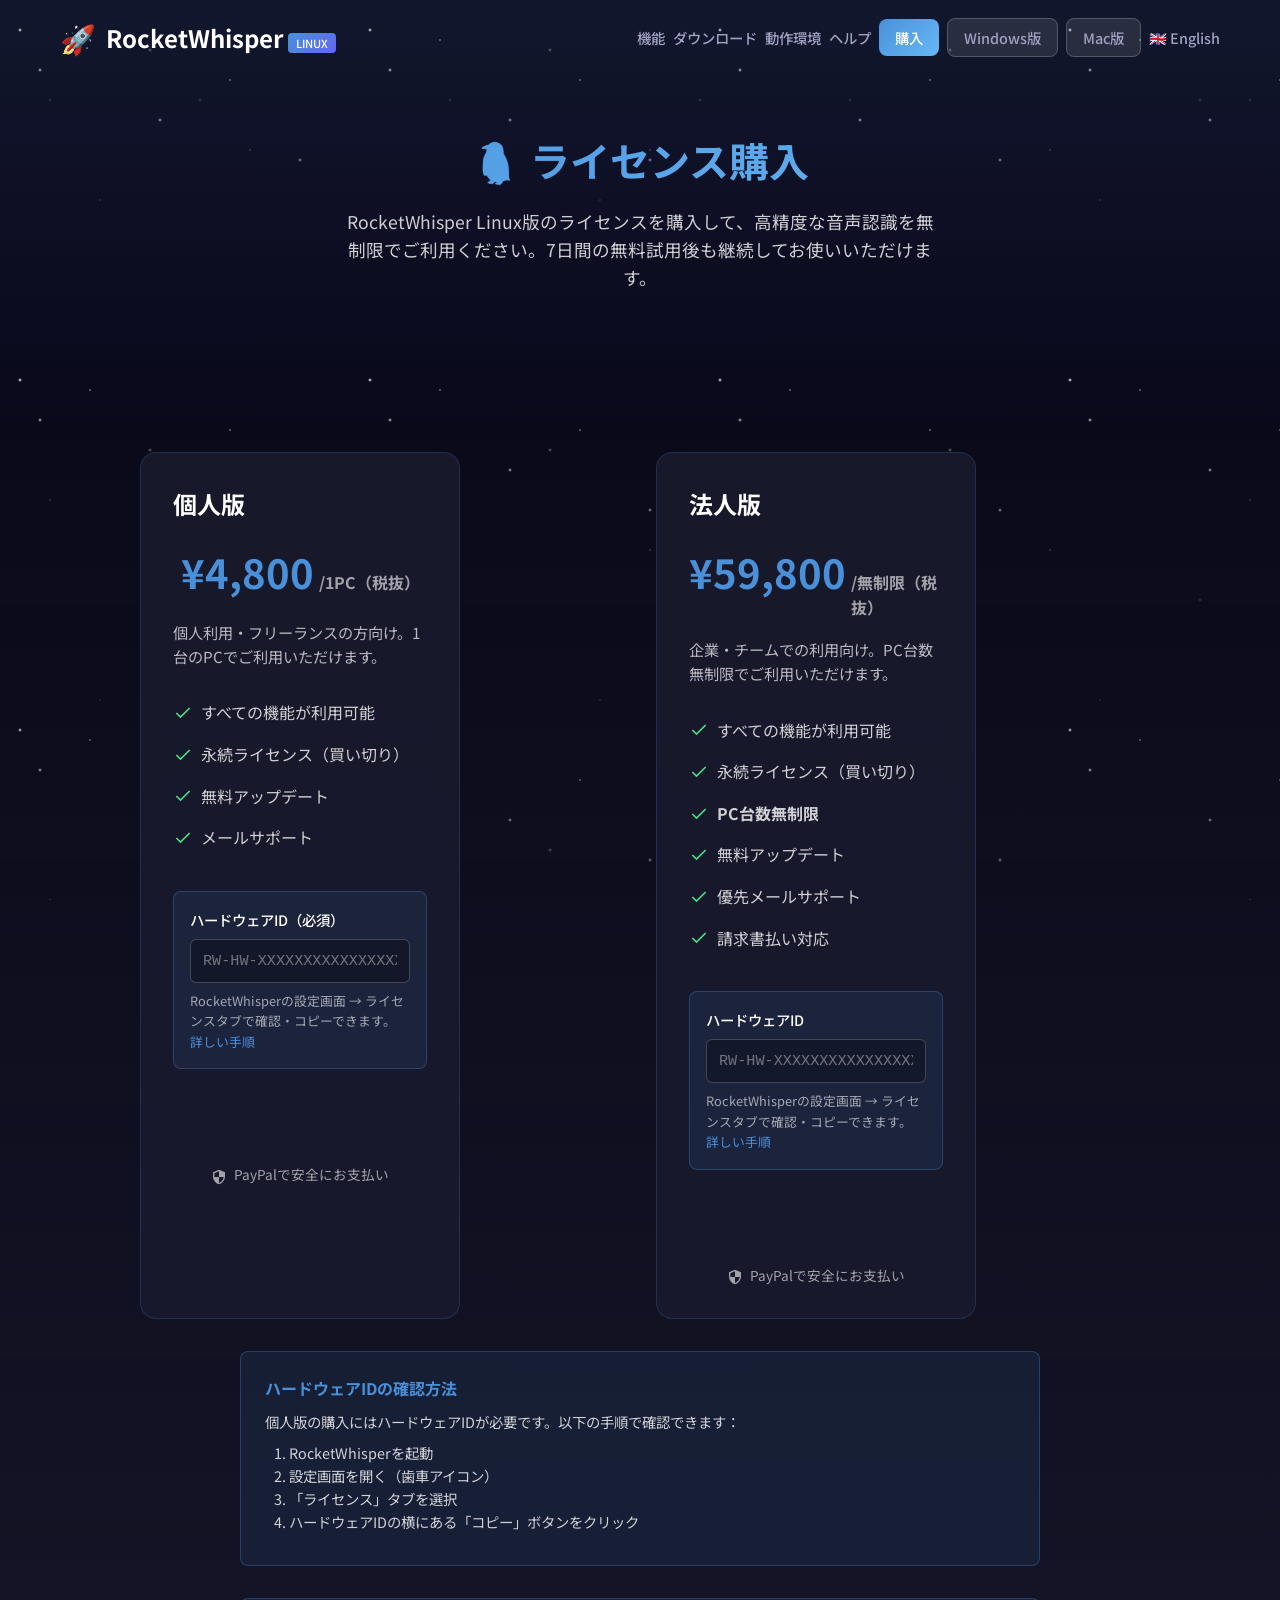
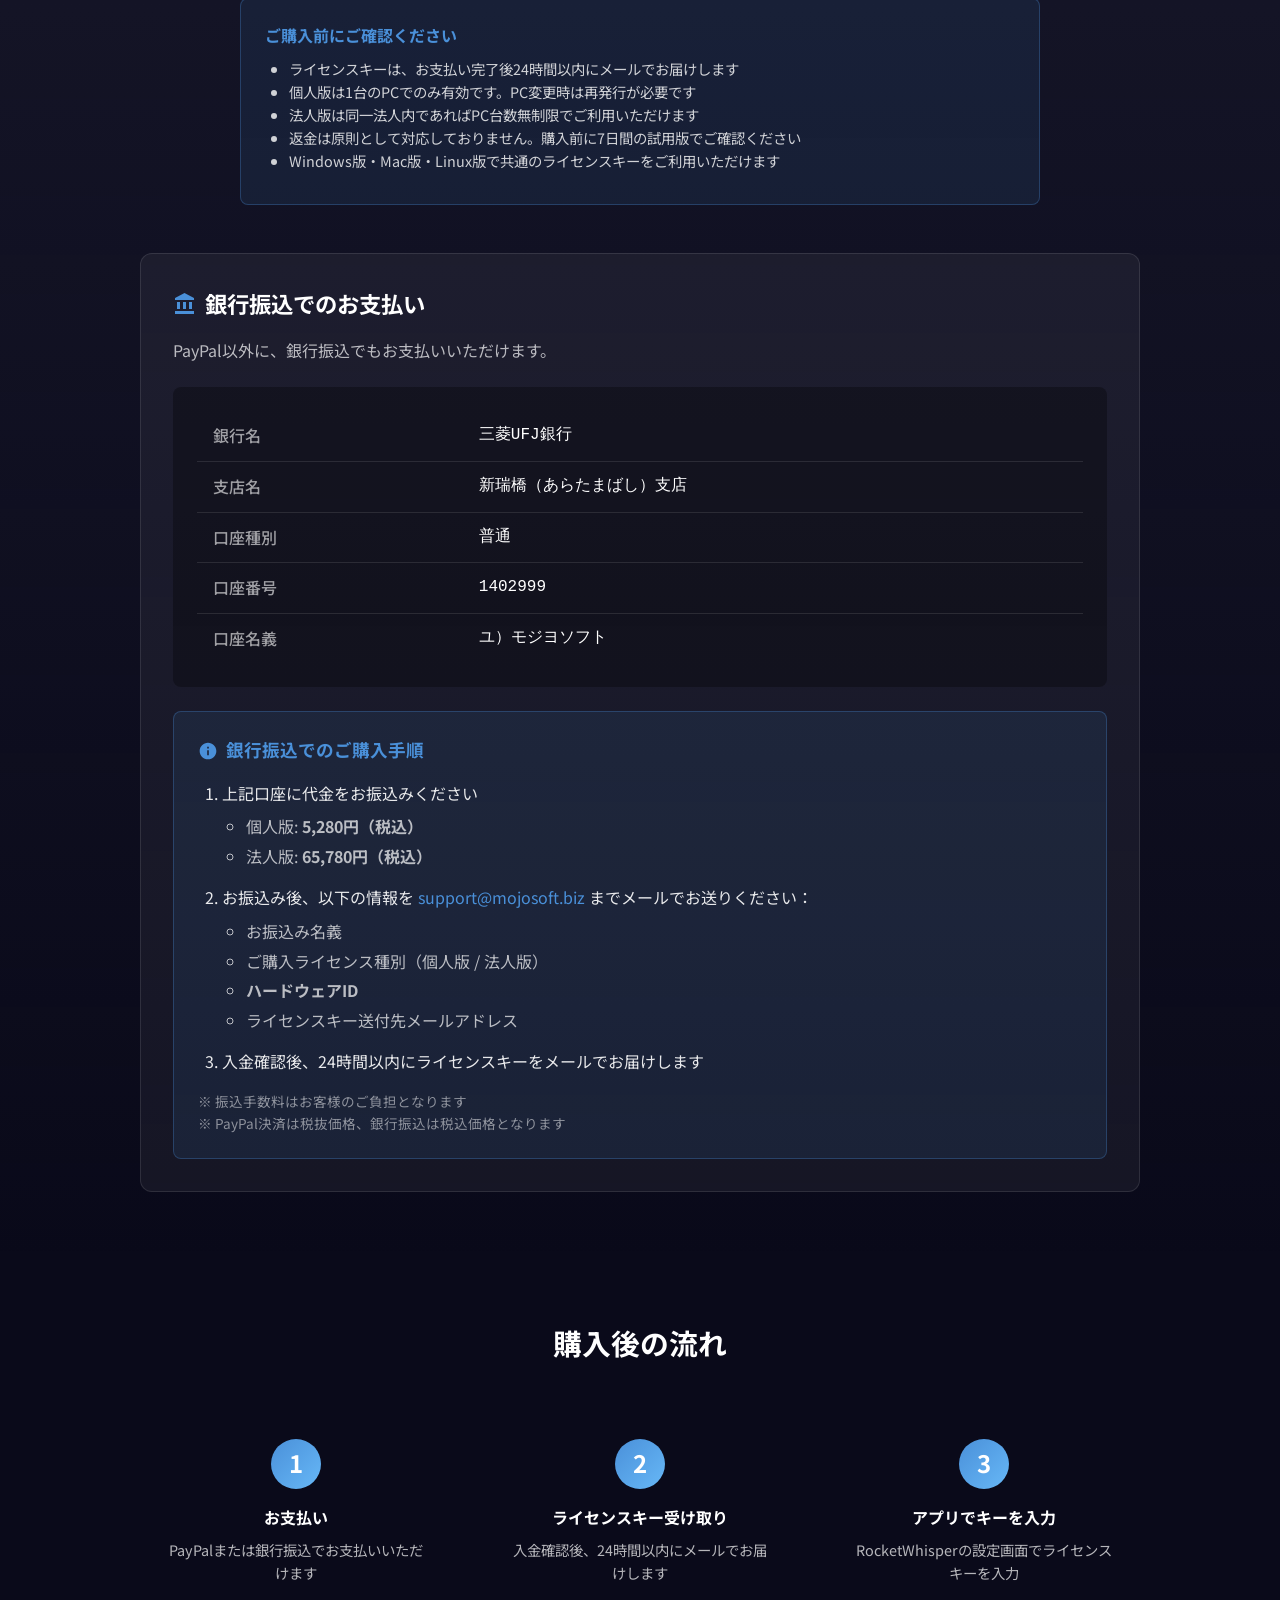
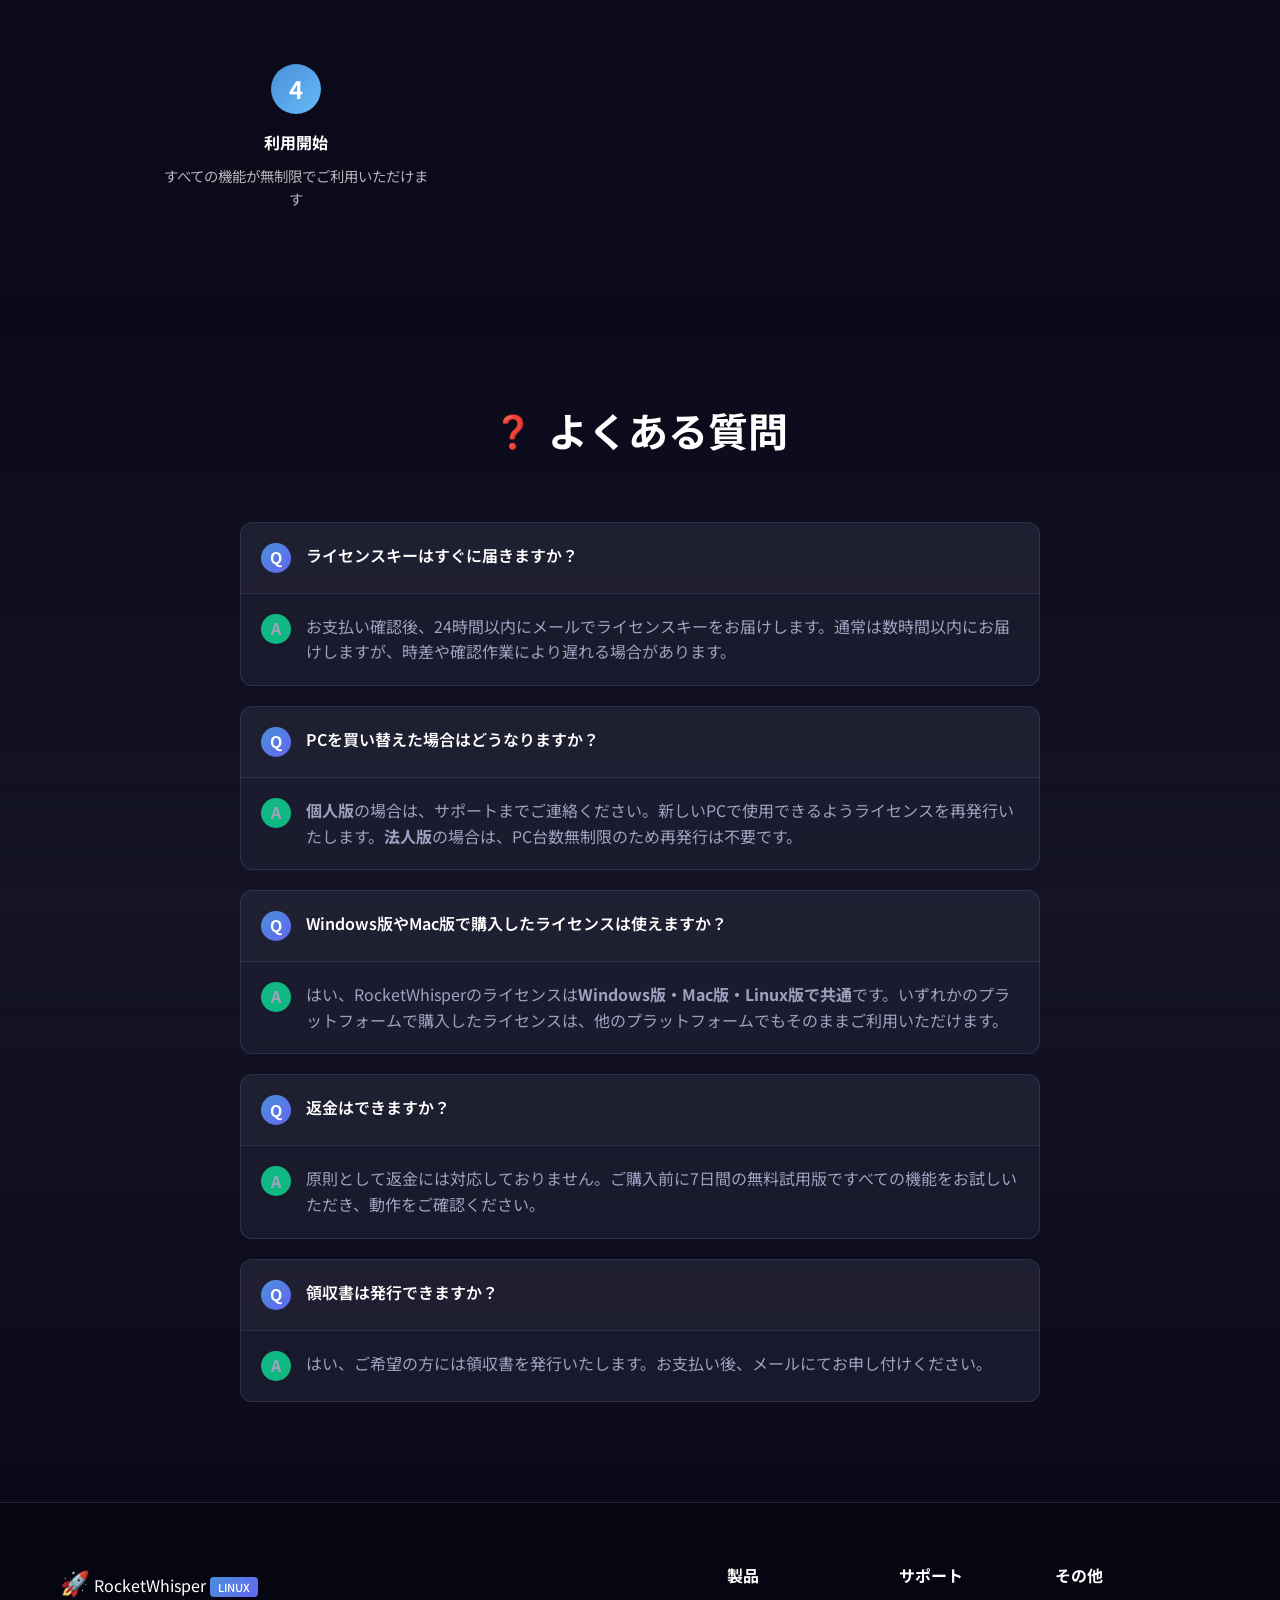
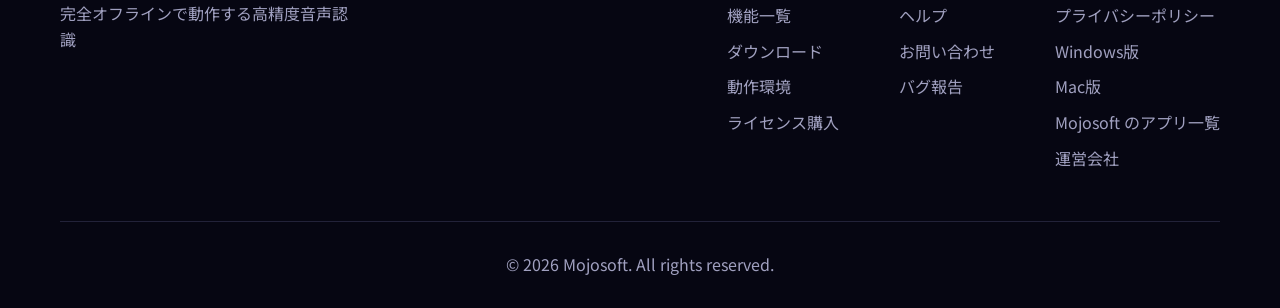
<file: purchase.html>
<!DOCTYPE html>
<html lang="ja">
<head>
    <meta charset="UTF-8">
    
    <meta name="viewport" content="width=device-width, initial-scale=1.0">
    <meta name="description" content="RocketWhisper Linux版 ライセンス購入 - AI音声認識アプリのライセンスを購入">
    <meta name="keywords" content="RocketWhisper,Linux,ライセンス,購入,音声認識,文字起こし,買い切り,月額不要,個人版,法人版">
    <meta property="og:title" content="ライセンス購入 - RocketWhisper Linux版 | AI音声認識ソフト（買い切り）">
    <meta property="og:description" content="RocketWhisper Linux版 ライセンス購入 - AI音声認識アプリのライセンスを購入">
    <meta property="og:type" content="website">
    <meta property="og:url" content="https://mojosoftjp.github.io/rocketwhisper-linux/purchase.html">
    <meta property="og:site_name" content="Mojosoft">
    <meta name="twitter:card" content="summary">
    
    
    
    <title>ライセンス購入 - RocketWhisper Linux版 | AI音声認識ソフト（買い切り）</title>
    <link rel="icon" type="image/png" href="images/favicon.png">
    <link rel="stylesheet" href="css/style.css">
    <link rel="preconnect" href="https://fonts.googleapis.com">
    <link rel="preconnect" href="https://fonts.gstatic.com" crossorigin>
    <link href="https://fonts.googleapis.com/css2?family=Noto+Sans+JP:wght@300;400;500;700&display=swap" rel="stylesheet">
    <style>
        /* 購入ページ専用スタイル */
        .purchase-hero {
            padding: 8rem 2rem 4rem;
            text-align: center;
            position: relative;
            z-index: 1;
        }

        .purchase-hero h1 {
            font-size: 2.5rem;
            margin-bottom: 1rem;
            background: linear-gradient(135deg, #4A90D9, #67B8F7);
            -webkit-background-clip: text;
            -webkit-text-fill-color: transparent;
            background-clip: text;
        }

        .purchase-hero p {
            color: rgba(255, 255, 255, 0.8);
            font-size: 1.1rem;
            max-width: 600px;
            margin: 0 auto;
        }

        .pricing-section {
            padding: 4rem 2rem;
            position: relative;
            z-index: 1;
        }

        .pricing-container {
            max-width: 1000px;
            margin: 0 auto;
        }

        .pricing-grid {
            display: grid;
            grid-template-columns: repeat(auto-fit, minmax(320px, 1fr));
            gap: 2rem;
            margin-top: 2rem;
        }

        .pricing-card {
            background: rgba(26, 26, 46, 0.9);
            backdrop-filter: blur(10px);
            border-radius: 16px;
            padding: 2rem;
            border: 1px solid rgba(74, 144, 217, 0.2);
            transition: transform 0.3s ease, box-shadow 0.3s ease;
        }

        .pricing-card:hover {
            transform: translateY(-5px);
            box-shadow: 0 20px 40px rgba(74, 144, 217, 0.2);
        }

        .pricing-card.recommended {
            border: 2px solid #4A90D9;
            position: relative;
        }

        .pricing-card.recommended::before {
            content: "おすすめ";
            position: absolute;
            top: -12px;
            left: 50%;
            transform: translateX(-50%);
            background: linear-gradient(135deg, #4A90D9, #67B8F7);
            color: white;
            padding: 4px 16px;
            border-radius: 20px;
            font-size: 0.85rem;
            font-weight: bold;
        }

        .pricing-card h3 {
            color: white;
            font-size: 1.5rem;
            margin-bottom: 0.5rem;
        }

        .pricing-card .price {
            font-size: 2.5rem;
            font-weight: bold;
            color: #4A90D9;
            margin: 1rem 0;
        }

        .pricing-card .price span {
            font-size: 1rem;
            color: rgba(255, 255, 255, 0.6);
        }

        .pricing-card .description {
            color: rgba(255, 255, 255, 0.7);
            margin-bottom: 1.5rem;
            font-size: 0.95rem;
        }

        .pricing-card ul {
            list-style: none;
            padding: 0;
            margin-bottom: 2rem;
        }

        .pricing-card ul li {
            color: rgba(255, 255, 255, 0.8);
            padding: 0.5rem 0;
            display: flex;
            align-items: center;
            gap: 0.5rem;
        }

        .pricing-card ul li svg {
            width: 20px;
            height: 20px;
            color: #4ADE80;
            flex-shrink: 0;
        }

        .paypal-button-container {
            min-height: 55px;
        }

        .payment-note {
            text-align: center;
            color: rgba(255, 255, 255, 0.6);
            font-size: 0.85rem;
            margin-top: 1rem;
        }

        .payment-note svg {
            width: 16px;
            height: 16px;
            vertical-align: middle;
            margin-right: 4px;
        }

        /* ハードウェアID入力欄 */
        .hardware-id-section {
            margin-bottom: 1.5rem;
            padding: 1rem;
            background: rgba(74, 144, 217, 0.1);
            border: 1px solid rgba(74, 144, 217, 0.3);
            border-radius: 8px;
        }

        .hardware-id-section label {
            display: block;
            color: white;
            font-size: 0.9rem;
            margin-bottom: 0.5rem;
            font-weight: 500;
        }

        .hardware-id-section input {
            width: 100%;
            padding: 0.75rem;
            border: 1px solid rgba(255, 255, 255, 0.2);
            border-radius: 6px;
            background: rgba(0, 0, 0, 0.3);
            color: white;
            font-size: 0.95rem;
            font-family: 'Consolas', 'Monaco', monospace;
            box-sizing: border-box;
        }

        .hardware-id-section input:focus {
            outline: none;
            border-color: #4A90D9;
            box-shadow: 0 0 0 2px rgba(74, 144, 217, 0.2);
        }

        .hardware-id-section input::placeholder {
            color: rgba(255, 255, 255, 0.4);
        }

        .hardware-id-section .help-text {
            color: rgba(255, 255, 255, 0.6);
            font-size: 0.8rem;
            margin-top: 0.5rem;
        }

        .hardware-id-section .help-text a {
            color: #4A90D9;
            text-decoration: none;
        }

        .hardware-id-section .help-text a:hover {
            text-decoration: underline;
        }

        .hardware-id-error {
            color: #FF6B6B;
            font-size: 0.85rem;
            margin-top: 0.5rem;
            display: none;
        }

        /* 注意事項ボックス */
        .notice-box {
            background: rgba(74, 144, 217, 0.1);
            border: 1px solid rgba(74, 144, 217, 0.3);
            border-radius: 8px;
            padding: 1.5rem;
            margin: 2rem auto;
            max-width: 800px;
        }

        .notice-box h4 {
            color: #4A90D9;
            margin-bottom: 0.5rem;
        }

        .notice-box p, .notice-box ul, .notice-box ol {
            color: rgba(255, 255, 255, 0.8);
            font-size: 0.9rem;
        }

        .notice-box ul, .notice-box ol {
            margin: 0.5rem 0;
            padding-left: 1.5rem;
        }

        /* 銀行振込セクション */
        .bank-transfer-section {
            margin-top: 3rem;
            padding: 2rem;
            background: rgba(255, 255, 255, 0.05);
            border: 1px solid rgba(255, 255, 255, 0.1);
            border-radius: 12px;
        }

        .bank-transfer-section h3 {
            color: white;
            font-size: 1.4rem;
            margin-bottom: 1rem;
            display: flex;
            align-items: center;
            gap: 0.5rem;
        }

        .bank-transfer-section h3 svg {
            color: #4A90D9;
        }

        .bank-description {
            color: rgba(255, 255, 255, 0.7);
            margin-bottom: 1.5rem;
        }

        .bank-info {
            background: rgba(0, 0, 0, 0.3);
            border-radius: 8px;
            padding: 1.5rem;
            margin-bottom: 1.5rem;
        }

        .bank-table {
            width: 100%;
            border-collapse: collapse;
        }

        .bank-table th,
        .bank-table td {
            padding: 0.75rem 1rem;
            text-align: left;
            border-bottom: 1px solid rgba(255, 255, 255, 0.1);
        }

        .bank-table th {
            color: rgba(255, 255, 255, 0.6);
            font-weight: 500;
            width: 30%;
        }

        .bank-table td {
            color: white;
            font-family: 'Consolas', 'Monaco', monospace;
        }

        .bank-table tr:last-child th,
        .bank-table tr:last-child td {
            border-bottom: none;
        }

        .bank-notice {
            background: rgba(74, 144, 217, 0.1);
            border: 1px solid rgba(74, 144, 217, 0.3);
            border-radius: 8px;
            padding: 1.5rem;
        }

        .bank-notice h4 {
            color: #4A90D9;
            font-size: 1.1rem;
            margin-bottom: 1rem;
            display: flex;
            align-items: center;
            gap: 0.5rem;
        }

        .bank-notice ol {
            color: rgba(255, 255, 255, 0.9);
            padding-left: 1.5rem;
            margin: 0;
        }

        .bank-notice ol li {
            margin-bottom: 1rem;
            line-height: 1.6;
        }

        .bank-notice ol li:last-child {
            margin-bottom: 0;
        }

        .bank-notice ol ul {
            margin-top: 0.5rem;
            padding-left: 1.5rem;
            color: rgba(255, 255, 255, 0.7);
        }

        .bank-notice ol ul li {
            margin-bottom: 0.25rem;
        }

        .bank-notice a {
            color: #4A90D9;
            text-decoration: none;
        }

        .bank-notice a:hover {
            text-decoration: underline;
        }

        .bank-note {
            color: rgba(255, 255, 255, 0.5);
            font-size: 0.85rem;
            margin-top: 1rem;
            margin-bottom: 0;
        }

        /* 購入完了モーダル */
        .success-modal-overlay {
            display: none;
            position: fixed;
            top: 0;
            left: 0;
            width: 100%;
            height: 100%;
            background: rgba(0, 0, 0, 0.85);
            z-index: 10000;
            justify-content: center;
            align-items: center;
            padding: 1rem;
            box-sizing: border-box;
        }

        .success-modal-overlay.active {
            display: flex;
        }

        .success-modal {
            background: linear-gradient(135deg, #1a1a2e 0%, #16213e 50%, #0f3460 100%);
            border-radius: 16px;
            padding: 2.5rem;
            max-width: 500px;
            width: 100%;
            text-align: center;
            box-shadow: 0 20px 60px rgba(0, 0, 0, 0.5);
            animation: modalSlideIn 0.3s ease-out;
        }

        @keyframes modalSlideIn {
            from {
                opacity: 0;
                transform: translateY(-20px) scale(0.95);
            }
            to {
                opacity: 1;
                transform: translateY(0) scale(1);
            }
        }

        .success-icon {
            width: 80px;
            height: 80px;
            background: linear-gradient(135deg, #4ADE80, #22C55E);
            border-radius: 50%;
            display: flex;
            align-items: center;
            justify-content: center;
            margin: 0 auto 1.5rem;
            animation: successPop 0.5s ease-out 0.2s both;
        }

        @keyframes successPop {
            0% { transform: scale(0); }
            50% { transform: scale(1.2); }
            100% { transform: scale(1); }
        }

        .success-icon svg {
            width: 40px;
            height: 40px;
            color: white;
        }

        .success-modal h2 {
            color: white;
            font-size: 1.8rem;
            margin-bottom: 0.5rem;
        }

        .success-modal .success-subtitle {
            color: #4ADE80;
            font-size: 1rem;
            margin-bottom: 1.5rem;
        }

        .success-details {
            background: rgba(0, 0, 0, 0.3);
            border-radius: 12px;
            padding: 1.5rem;
            margin-bottom: 1.5rem;
            text-align: left;
        }

        .success-details .detail-row {
            display: flex;
            justify-content: space-between;
            padding: 0.75rem 0;
            border-bottom: 1px solid rgba(255, 255, 255, 0.1);
        }

        .success-details .detail-row:last-child {
            border-bottom: none;
        }

        .success-details .detail-label {
            color: rgba(255, 255, 255, 0.6);
            font-size: 0.9rem;
        }

        .success-details .detail-value {
            color: white;
            font-weight: 500;
            font-size: 0.9rem;
            word-break: break-all;
        }

        .success-next-steps {
            background: rgba(74, 144, 217, 0.15);
            border: 1px solid rgba(74, 144, 217, 0.3);
            border-radius: 12px;
            padding: 1.25rem;
            margin-bottom: 1.5rem;
        }

        .success-next-steps h4 {
            color: #4A90D9;
            font-size: 1rem;
            margin-bottom: 0.75rem;
            display: flex;
            align-items: center;
            justify-content: center;
            gap: 0.5rem;
        }

        .success-next-steps p {
            color: rgba(255, 255, 255, 0.9);
            font-size: 0.9rem;
            line-height: 1.6;
            margin: 0;
        }

        .success-close-btn {
            background: linear-gradient(135deg, #4A90D9, #67B8F7);
            color: white;
            border: none;
            padding: 1rem 2.5rem;
            border-radius: 8px;
            font-size: 1rem;
            font-weight: 600;
            cursor: pointer;
            transition: transform 0.2s, box-shadow 0.2s;
        }

        .success-close-btn:hover {
            transform: translateY(-2px);
            box-shadow: 0 8px 20px rgba(74, 144, 217, 0.4);
        }

        /* 購入後の流れセクション */
        .process-section {
            padding: 4rem 2rem;
            position: relative;
            z-index: 1;
        }

        .process-section h2 {
            text-align: center;
            color: white;
            font-size: 1.8rem;
            margin-bottom: 3rem;
        }

        .process-steps {
            display: grid;
            grid-template-columns: repeat(auto-fit, minmax(250px, 1fr));
            gap: 2rem;
            max-width: 1000px;
            margin: 0 auto;
        }

        .process-step {
            text-align: center;
            padding: 1.5rem;
        }

        .process-step .step-number {
            width: 50px;
            height: 50px;
            background: linear-gradient(135deg, #4A90D9, #67B8F7);
            border-radius: 50%;
            display: flex;
            align-items: center;
            justify-content: center;
            color: white;
            font-size: 1.5rem;
            font-weight: bold;
            margin: 0 auto 1rem;
        }

        .process-step h4 {
            color: white;
            margin-bottom: 0.5rem;
        }

        .process-step p {
            color: rgba(255, 255, 255, 0.7);
            font-size: 0.9rem;
        }


        /* Linux版専用: 購入リンク用ナビスタイル */
        .nav-menu li a.nav-btn-purchase {
            background: linear-gradient(135deg, #4A90D9, #67B8F7);
            color: white;
            padding: 8px 16px;
            border-radius: 8px;
            font-weight: 500;
        }

        .nav-menu li a.nav-btn-purchase:hover {
            transform: translateY(-2px);
            box-shadow: 0 4px 15px rgba(74, 144, 217, 0.4);
        }
    </style>
  <link rel="canonical" href="https://mojosoftjp.github.io/rocketwhisper-linux/purchase.html">
  <link rel="alternate" href="https://mojosoftjp.github.io/rocketwhisper-linux/purchase.html" hreflang="ja">
  <link rel="alternate" href="https://mojosoftjp.github.io/rocketwhisper-linux/en/purchase.html" hreflang="en">
  <meta name="robots" content="index, follow, max-image-preview:large">
  <meta property="og:locale" content="ja_JP">
  <meta name="twitter:title" content="ライセンス購入 - RocketWhisper Linux版 | AI音声認識ソフト（買い切り）">
  <meta name="twitter:description" content="RocketWhisper Linux版 ライセンス購入 - AI音声認識アプリのライセンスを購入">
  <meta property="og:image" content="https://mojosoftjp.github.io/rocketwhisper-linux/images/favicon.png">
  <meta name="twitter:image" content="https://mojosoftjp.github.io/rocketwhisper-linux/images/favicon.png">
  <meta property="og:image:alt" content="ライセンス購入 - RocketWhisper Linux版 | AI音声認識ソフト（買い切り）">
  <meta name="twitter:image:alt" content="ライセンス購入 - RocketWhisper Linux版 | AI音声認識ソフト（買い切り）">
  <meta property="og:image:width" content="48">
  <meta property="og:image:height" content="48">
</head>
<body>
    <!-- Space Background Effects -->
    <div class="stars"></div>
    <div class="stars2"></div>
    <div class="stars3"></div>
    <div class="shooting-stars">
        <div class="shooting-star"></div>
        <div class="shooting-star"></div>
        <div class="shooting-star"></div>
    </div>
    <div class="aurora"></div>

    <!-- Navigation -->
    <nav class="navbar">
        <div class="nav-container">
            <a href="index.html" class="nav-logo">
                <span class="logo-icon">🚀</span>
                <span class="logo-text">RocketWhisper <span class="linux-badge">Linux</span></span>
            </a>
            <ul class="nav-menu">
                <li><a href="index.html#features">機能</a></li>
                <li><a href="index.html#download">ダウンロード</a></li>
                <li><a href="index.html#specs">動作環境</a></li>
                <li><a href="help.html">ヘルプ</a></li>
                <li><a href="purchase.html" class="nav-btn-purchase">購入</a></li>
                <li><a href="https://mojosoftjp.github.io/rocketwhisper/" class="nav-btn-windows">Windows版</a></li>
                <li><a href="https://mojosoftjp.github.io/rocketwhisper-mac/ja/" class="nav-btn-windows">Mac版</a></li>
                <li><a href="en/purchase.html" onclick="sessionStorage.setItem('rw-lang','en')">&#x1F1EC;&#x1F1E7; English</a></li>
            </ul>
            <button class="nav-toggle">☰</button>
        </div>
    </nav>

    <!-- ヒーローセクション -->
    <section class="purchase-hero">
        <h1>🐧 ライセンス購入</h1>
        <p>RocketWhisper Linux版のライセンスを購入して、高精度な音声認識を無制限でご利用ください。7日間の無料試用後も継続してお使いいただけます。</p>
    </section>

    <!-- 価格セクション -->
    <section class="pricing-section">
        <div class="pricing-container">
            <div class="pricing-grid">
                <!-- 個人版 -->
                <div class="pricing-card">
                    <h3>個人版</h3>
                    <div class="price">¥4,800<span>/1PC（税抜）</span></div>
                    <p class="description">個人利用・フリーランスの方向け。1台のPCでご利用いただけます。</p>
                    <ul>
                        <li>
                            <svg viewBox="0 0 24 24" fill="none" stroke="currentColor" stroke-width="2">
                                <polyline points="20 6 9 17 4 12"></polyline>
                            </svg>
                            すべての機能が利用可能
                        </li>
                        <li>
                            <svg viewBox="0 0 24 24" fill="none" stroke="currentColor" stroke-width="2">
                                <polyline points="20 6 9 17 4 12"></polyline>
                            </svg>
                            永続ライセンス（買い切り）
                        </li>
                        <li>
                            <svg viewBox="0 0 24 24" fill="none" stroke="currentColor" stroke-width="2">
                                <polyline points="20 6 9 17 4 12"></polyline>
                            </svg>
                            無料アップデート
                        </li>
                        <li>
                            <svg viewBox="0 0 24 24" fill="none" stroke="currentColor" stroke-width="2">
                                <polyline points="20 6 9 17 4 12"></polyline>
                            </svg>
                            メールサポート
                        </li>
                    </ul>
                    <!-- ハードウェアID入力欄（個人版は1PC限定のため必須） -->
                    <div class="hardware-id-section">
                        <label for="hardware-id-input">ハードウェアID（必須）</label>
                        <input type="text" id="hardware-id-input" placeholder="RW-HW-XXXXXXXXXXXXXXXX" maxlength="24">
                        <p class="help-text">
                            RocketWhisperの設定画面 → ライセンスタブで確認・コピーできます。
                            <a href="#hardware-id-guide">詳しい手順</a>
                        </p>
                        <p id="hardware-id-error" class="hardware-id-error">ハードウェアIDを入力してください</p>
                    </div>
                    <div id="paypal-button-personal" class="paypal-button-container"></div>
                    <p class="payment-note">
                        <svg viewBox="0 0 24 24" fill="currentColor">
                            <path d="M12 1L3 5v6c0 5.55 3.84 10.74 9 12 5.16-1.26 9-6.45 9-12V5l-9-4zm0 10.99h7c-.53 4.12-3.28 7.79-7 8.94V12H5V6.3l7-3.11v8.8z"/>
                        </svg>
                        PayPalで安全にお支払い
                    </p>
                </div>

                <!-- 法人版 -->
                <div class="pricing-card">
                    <h3>法人版</h3>
                    <div class="price">¥59,800<span>/無制限（税抜）</span></div>
                    <p class="description">企業・チームでの利用向け。PC台数無制限でご利用いただけます。</p>
                    <ul>
                        <li>
                            <svg viewBox="0 0 24 24" fill="none" stroke="currentColor" stroke-width="2">
                                <polyline points="20 6 9 17 4 12"></polyline>
                            </svg>
                            すべての機能が利用可能
                        </li>
                        <li>
                            <svg viewBox="0 0 24 24" fill="none" stroke="currentColor" stroke-width="2">
                                <polyline points="20 6 9 17 4 12"></polyline>
                            </svg>
                            永続ライセンス（買い切り）
                        </li>
                        <li>
                            <svg viewBox="0 0 24 24" fill="none" stroke="currentColor" stroke-width="2">
                                <polyline points="20 6 9 17 4 12"></polyline>
                            </svg>
                            <strong>PC台数無制限</strong>
                        </li>
                        <li>
                            <svg viewBox="0 0 24 24" fill="none" stroke="currentColor" stroke-width="2">
                                <polyline points="20 6 9 17 4 12"></polyline>
                            </svg>
                            無料アップデート
                        </li>
                        <li>
                            <svg viewBox="0 0 24 24" fill="none" stroke="currentColor" stroke-width="2">
                                <polyline points="20 6 9 17 4 12"></polyline>
                            </svg>
                            優先メールサポート
                        </li>
                        <li>
                            <svg viewBox="0 0 24 24" fill="none" stroke="currentColor" stroke-width="2">
                                <polyline points="20 6 9 17 4 12"></polyline>
                            </svg>
                            請求書払い対応
                        </li>
                    </ul>
                    <!-- ハードウェアID入力欄（法人版） -->
                    <div class="hardware-id-section">
                        <label for="hardware-id-input-business">ハードウェアID</label>
                        <input type="text" id="hardware-id-input-business" placeholder="RW-HW-XXXXXXXXXXXXXXXX" maxlength="24">
                        <p class="help-text">
                            RocketWhisperの設定画面 → ライセンスタブで確認・コピーできます。
                            <a href="#hardware-id-guide">詳しい手順</a>
                        </p>
                    </div>
                    <div id="paypal-button-business" class="paypal-button-container"></div>
                    <p class="payment-note">
                        <svg viewBox="0 0 24 24" fill="currentColor">
                            <path d="M12 1L3 5v6c0 5.55 3.84 10.74 9 12 5.16-1.26 9-6.45 9-12V5l-9-4zm0 10.99h7c-.53 4.12-3.28 7.79-7 8.94V12H5V6.3l7-3.11v8.8z"/>
                        </svg>
                        PayPalで安全にお支払い
                    </p>
                </div>
            </div>

            <div class="notice-box" id="hardware-id-guide">
                <h4>ハードウェアIDの確認方法</h4>
                <p>個人版の購入にはハードウェアIDが必要です。以下の手順で確認できます：</p>
                <ol>
                    <li>RocketWhisperを起動</li>
                    <li>設定画面を開く（歯車アイコン）</li>
                    <li>「ライセンス」タブを選択</li>
                    <li>ハードウェアIDの横にある「コピー」ボタンをクリック</li>
                </ol>
            </div>

            <div class="notice-box">
                <h4>ご購入前にご確認ください</h4>
                <ul>
                    <li>ライセンスキーは、お支払い完了後24時間以内にメールでお届けします</li>
                    <li>個人版は1台のPCでのみ有効です。PC変更時は再発行が必要です</li>
                    <li>法人版は同一法人内であればPC台数無制限でご利用いただけます</li>
                    <li>返金は原則として対応しておりません。購入前に7日間の試用版でご確認ください</li>
                    <li>Windows版・Mac版・Linux版で共通のライセンスキーをご利用いただけます</li>
                </ul>
            </div>

            <!-- 銀行振込 -->
            <div class="bank-transfer-section">
                <h3>
                    <svg viewBox="0 0 24 24" fill="currentColor" width="24" height="24">
                        <path d="M4 10v7h3v-7H4zm6 0v7h3v-7h-3zM2 22h19v-3H2v3zm14-12v7h3v-7h-3zm-4.5-9L2 6v2h19V6l-9.5-5z"/>
                    </svg>
                    銀行振込でのお支払い
                </h3>
                <p class="bank-description">PayPal以外に、銀行振込でもお支払いいただけます。</p>

                <div class="bank-info">
                    <table class="bank-table">
                        <tr>
                            <th>銀行名</th>
                            <td>三菱UFJ銀行</td>
                        </tr>
                        <tr>
                            <th>支店名</th>
                            <td>新瑞橋（あらたまばし）支店</td>
                        </tr>
                        <tr>
                            <th>口座種別</th>
                            <td>普通</td>
                        </tr>
                        <tr>
                            <th>口座番号</th>
                            <td>1402999</td>
                        </tr>
                        <tr>
                            <th>口座名義</th>
                            <td>ユ）モジヨソフト</td>
                        </tr>
                    </table>
                </div>

                <div class="bank-notice">
                    <h4>
                        <svg viewBox="0 0 24 24" fill="currentColor" width="20" height="20">
                            <path d="M12 2C6.48 2 2 6.48 2 12s4.48 10 10 10 10-4.48 10-10S17.52 2 12 2zm1 15h-2v-6h2v6zm0-8h-2V7h2v2z"/>
                        </svg>
                        銀行振込でのご購入手順
                    </h4>
                    <ol>
                        <li>上記口座に代金をお振込みください
                            <ul>
                                <li>個人版: <strong>5,280円（税込）</strong></li>
                                <li>法人版: <strong>65,780円（税込）</strong></li>
                            </ul>
                        </li>
                        <li>お振込み後、以下の情報を <a href="mailto:support@mojosoft.biz?subject=RocketWhisper%20Linux版%20銀行振込%20ライセンス申請">support@mojosoft.biz</a> までメールでお送りください：
                            <ul>
                                <li>お振込み名義</li>
                                <li>ご購入ライセンス種別（個人版 / 法人版）</li>
                                <li><strong>ハードウェアID</strong></li>
                                <li>ライセンスキー送付先メールアドレス</li>
                            </ul>
                        </li>
                        <li>入金確認後、24時間以内にライセンスキーをメールでお届けします</li>
                    </ol>
                    <p class="bank-note">※ 振込手数料はお客様のご負担となります<br>※ PayPal決済は税抜価格、銀行振込は税込価格となります</p>
                </div>
            </div>
        </div>
    </section>

    <!-- 購入後の流れ -->
    <section class="process-section">
        <h2>購入後の流れ</h2>
        <div class="process-steps">
            <div class="process-step">
                <div class="step-number">1</div>
                <h4>お支払い</h4>
                <p>PayPalまたは銀行振込でお支払いいただけます</p>
            </div>
            <div class="process-step">
                <div class="step-number">2</div>
                <h4>ライセンスキー受け取り</h4>
                <p>入金確認後、24時間以内にメールでお届けします</p>
            </div>
            <div class="process-step">
                <div class="step-number">3</div>
                <h4>アプリでキーを入力</h4>
                <p>RocketWhisperの設定画面でライセンスキーを入力</p>
            </div>
            <div class="process-step">
                <div class="step-number">4</div>
                <h4>利用開始</h4>
                <p>すべての機能が無制限でご利用いただけます</p>
            </div>
        </div>
    </section>

    <!-- よくある質問 -->
    <section class="faq-section purchase-faq">
        <div class="container">
            <h2 class="section-title">
                <span class="title-icon">❓</span>
                よくある質問
            </h2>
            <div class="faq-list">
                <div class="faq-item">
                    <div class="faq-question">
                        <span class="faq-icon">Q</span>
                        <span>ライセンスキーはすぐに届きますか？</span>
                    </div>
                    <div class="faq-answer">
                        <span class="faq-icon">A</span>
                        <span>お支払い確認後、24時間以内にメールでライセンスキーをお届けします。通常は数時間以内にお届けしますが、時差や確認作業により遅れる場合があります。</span>
                    </div>
                </div>
                <div class="faq-item">
                    <div class="faq-question">
                        <span class="faq-icon">Q</span>
                        <span>PCを買い替えた場合はどうなりますか？</span>
                    </div>
                    <div class="faq-answer">
                        <span class="faq-icon">A</span>
                        <span><strong>個人版</strong>の場合は、サポートまでご連絡ください。新しいPCで使用できるようライセンスを再発行いたします。<strong>法人版</strong>の場合は、PC台数無制限のため再発行は不要です。</span>
                    </div>
                </div>
                <div class="faq-item">
                    <div class="faq-question">
                        <span class="faq-icon">Q</span>
                        <span>Windows版やMac版で購入したライセンスは使えますか？</span>
                    </div>
                    <div class="faq-answer">
                        <span class="faq-icon">A</span>
                        <span>はい、RocketWhisperのライセンスは<strong>Windows版・Mac版・Linux版で共通</strong>です。いずれかのプラットフォームで購入したライセンスは、他のプラットフォームでもそのままご利用いただけます。</span>
                    </div>
                </div>
                <div class="faq-item">
                    <div class="faq-question">
                        <span class="faq-icon">Q</span>
                        <span>返金はできますか？</span>
                    </div>
                    <div class="faq-answer">
                        <span class="faq-icon">A</span>
                        <span>原則として返金には対応しておりません。ご購入前に7日間の無料試用版ですべての機能をお試しいただき、動作をご確認ください。</span>
                    </div>
                </div>
                <div class="faq-item">
                    <div class="faq-question">
                        <span class="faq-icon">Q</span>
                        <span>領収書は発行できますか？</span>
                    </div>
                    <div class="faq-answer">
                        <span class="faq-icon">A</span>
                        <span>はい、ご希望の方には領収書を発行いたします。お支払い後、メールにてお申し付けください。</span>
                    </div>
                </div>
            </div>
        </div>
    </section>

    <!-- 購入完了モーダル -->
    <div id="success-modal" class="success-modal-overlay">
        <div class="success-modal">
            <div class="success-icon">
                <svg viewBox="0 0 24 24" fill="none" stroke="currentColor" stroke-width="3">
                    <polyline points="20 6 9 17 4 12"></polyline>
                </svg>
            </div>
            <h2>お支払い完了</h2>
            <p class="success-subtitle">ご購入ありがとうございます！</p>

            <div class="success-details">
                <div class="detail-row">
                    <span class="detail-label">ご購入製品</span>
                    <span class="detail-value" id="modal-product">-</span>
                </div>
                <div class="detail-row">
                    <span class="detail-label">お支払い金額</span>
                    <span class="detail-value" id="modal-amount">-</span>
                </div>
                <div class="detail-row">
                    <span class="detail-label">メールアドレス</span>
                    <span class="detail-value" id="modal-email">-</span>
                </div>
                <div class="detail-row" id="modal-hwid-row">
                    <span class="detail-label">ハードウェアID</span>
                    <span class="detail-value" id="modal-hwid">-</span>
                </div>
            </div>

            <div class="success-next-steps">
                <h4>
                    <svg viewBox="0 0 24 24" fill="currentColor" width="18" height="18">
                        <path d="M20 4H4c-1.1 0-2 .9-2 2v12c0 1.1.9 2 2 2h16c1.1 0 2-.9 2-2V6c0-1.1-.9-2-2-2zm0 4l-8 5-8-5V6l8 5 8-5v2z"/>
                    </svg>
                    次のステップ
                </h4>
                <p>ライセンスキーは<strong>24時間以内</strong>に上記メールアドレス宛にお届けします。届きましたらRocketWhisperの設定画面でキーを入力してください。</p>
            </div>

            <button class="success-close-btn" onclick="closeSuccessModal()">閉じる</button>
        </div>
    </div>

    <!-- Footer -->
    <footer class="footer">
        <div class="container">
            <div class="footer-content">
                <div class="footer-brand">
                    <span class="footer-logo">🚀</span>
                    <span class="footer-name">RocketWhisper <span class="linux-badge">Linux</span></span>
                    <p class="footer-tagline">完全オフラインで動作する高精度音声認識</p>
                </div>
                <div class="footer-links">
                    <div class="footer-column">
                        <h4>製品</h4>
                        <ul>
                            <li><a href="index.html#features">機能一覧</a></li>
                            <li><a href="index.html#download">ダウンロード</a></li>
                            <li><a href="index.html#specs">動作環境</a></li>
                            <li><a href="purchase.html">ライセンス購入</a></li>
                        </ul>
                    </div>
                    <div class="footer-column">
                        <h4>サポート</h4>
                        <ul>
                            <li><a href="help.html">ヘルプ</a></li>
                            <li><a href="support.html">お問い合わせ</a></li>
                            <li><a href="https://github.com/mojosoftjp/rocketwhisper-linux/issues">バグ報告</a></li>
                        </ul>
                    </div>
                    <div class="footer-column">
                        <h4>その他</h4>
                        <ul>
                            <li><a href="privacy.html">プライバシーポリシー</a></li>
                            <li><a href="https://mojosoftjp.github.io/rocketwhisper/">Windows版</a></li>
                            <li><a href="https://mojosoftjp.github.io/rocketwhisper-mac/ja/">Mac版</a></li>
                            <li><a href="https://mojosoftjp.github.io/">Mojosoft のアプリ一覧</a></li>
                            <li><a href="https://mojosoft.co.jp">運営会社</a></li>
                        </ul>
                    </div>
                </div>
            </div>
            <div class="footer-bottom">
                <p>&copy; 2026 Mojosoft. All rights reserved.</p>
            </div>
        </div>
    </footer>

    <!-- PayPal SDK -->
    <script src="https://www.paypal.com/sdk/js?client-id=AQW_pNfSyvlWxHshLEfmnSzEq85x3im5k-2Khrpns2wh7XV2yp5oYYkwb1_8-8fT2U6fnVIX4xlrTvgO&currency=JPY&locale=ja_JP"></script>
    <script>
        // 購入完了モーダル表示関数
        function showSuccessModal(product, amount, email, hardwareId) {
            document.getElementById('modal-product').textContent = product;
            document.getElementById('modal-amount').textContent = amount;
            document.getElementById('modal-email').textContent = email;

            const hwidRow = document.getElementById('modal-hwid-row');
            const hwidValue = document.getElementById('modal-hwid');
            if (hardwareId) {
                hwidRow.style.display = 'flex';
                hwidValue.textContent = hardwareId;
            } else {
                hwidRow.style.display = 'none';
            }

            document.getElementById('success-modal').classList.add('active');
            document.body.style.overflow = 'hidden';
        }

        // モーダルを閉じる関数
        function closeSuccessModal() {
            document.getElementById('success-modal').classList.remove('active');
            document.body.style.overflow = '';
        }

        // オーバーレイクリックでモーダルを閉じる
        document.getElementById('success-modal').addEventListener('click', function(e) {
            if (e.target === this) {
                closeSuccessModal();
            }
        });

        // ハードウェアID検証関数
        function validateHardwareId(hardwareId) {
            const pattern = /^RW-HW-[A-Z0-9]{16}$/;
            return pattern.test(hardwareId);
        }

        // エラー表示関数
        function showHardwareIdError(show) {
            const errorEl = document.getElementById('hardware-id-error');
            if (errorEl) {
                errorEl.style.display = show ? 'block' : 'none';
            }
        }

        // 個人版ボタン
        if (document.getElementById('paypal-button-personal')) {
            paypal.Buttons({
                style: {
                    layout: 'vertical',
                    color: 'blue',
                    shape: 'rect',
                    label: 'paypal'
                },
                onClick: function(data, actions) {
                    const hardwareIdInput = document.getElementById('hardware-id-input');
                    const hardwareId = hardwareIdInput ? hardwareIdInput.value.trim().toUpperCase() : '';

                    if (!hardwareId) {
                        showHardwareIdError(true);
                        hardwareIdInput.focus();
                        return actions.reject();
                    }

                    if (!validateHardwareId(hardwareId)) {
                        const errorEl = document.getElementById('hardware-id-error');
                        if (errorEl) {
                            errorEl.textContent = 'ハードウェアIDの形式が正しくありません（例: RW-HW-A3F2K9X1B7D4E6G8）';
                            errorEl.style.display = 'block';
                        }
                        hardwareIdInput.focus();
                        return actions.reject();
                    }

                    showHardwareIdError(false);
                    return actions.resolve();
                },
                createOrder: function(data, actions) {
                    const hardwareIdInput = document.getElementById('hardware-id-input');
                    const hardwareId = hardwareIdInput ? hardwareIdInput.value.trim().toUpperCase() : '';

                    return actions.order.create({
                        purchase_units: [{
                            description: 'RocketWhisper 個人版ライセンス [HW:' + hardwareId + ']',
                            amount: {
                                currency_code: 'JPY',
                                value: '4800',
                                breakdown: {
                                    item_total: {
                                        currency_code: 'JPY',
                                        value: '4800'
                                    }
                                }
                            },
                            items: [{
                                name: 'RocketWhisper 個人版ライセンス',
                                sku: 'MJ010',
                                unit_amount: {
                                    currency_code: 'JPY',
                                    value: '4800'
                                },
                                quantity: '1',
                                description: 'HW:' + hardwareId
                            }],
                            custom_id: 'MJ010|' + hardwareId
                        }]
                    });
                },
                onApprove: function(data, actions) {
                    return actions.order.capture().then(function(details) {
                        const hardwareIdInput = document.getElementById('hardware-id-input');
                        const hardwareId = hardwareIdInput ? hardwareIdInput.value.trim().toUpperCase() : '';

                        showSuccessModal(
                            'RocketWhisper 個人版',
                            '¥4,800（税抜）',
                            details.payer.email_address,
                            hardwareId
                        );
                    });
                },
                onError: function(err) {
                    console.error('PayPal Error:', err);
                    alert('決済処理中にエラーが発生しました。もう一度お試しください。');
                }
            }).render('#paypal-button-personal');
        }

        // 法人版ボタン
        if (document.getElementById('paypal-button-business')) {
            paypal.Buttons({
                style: {
                    layout: 'vertical',
                    color: 'gold',
                    shape: 'rect',
                    label: 'paypal'
                },
                createOrder: function(data, actions) {
                    const hardwareIdInput = document.getElementById('hardware-id-input-business');
                    const hardwareId = hardwareIdInput ? hardwareIdInput.value.trim().toUpperCase() : '';

                    const description = hardwareId
                        ? 'RocketWhisper 法人版ライセンス（PC台数無制限）[HW:' + hardwareId + ']'
                        : 'RocketWhisper 法人版ライセンス（PC台数無制限）';

                    return actions.order.create({
                        purchase_units: [{
                            description: description,
                            amount: {
                                currency_code: 'JPY',
                                value: '59800',
                                breakdown: {
                                    item_total: {
                                        currency_code: 'JPY',
                                        value: '59800'
                                    }
                                }
                            },
                            items: [{
                                name: 'RocketWhisper 法人版ライセンス（PC台数無制限）',
                                sku: 'MJ011',
                                unit_amount: {
                                    currency_code: 'JPY',
                                    value: '59800'
                                },
                                quantity: '1',
                                description: hardwareId ? 'HW:' + hardwareId : 'PC台数無制限'
                            }],
                            custom_id: 'MJ011|' + (hardwareId || 'UNLIMITED')
                        }]
                    });
                },
                onApprove: function(data, actions) {
                    return actions.order.capture().then(function(details) {
                        const hardwareIdInput = document.getElementById('hardware-id-input-business');
                        const hardwareId = hardwareIdInput ? hardwareIdInput.value.trim().toUpperCase() : '';

                        showSuccessModal(
                            'RocketWhisper 法人版（PC台数無制限）',
                            '¥59,800（税抜）',
                            details.payer.email_address,
                            hardwareId || null
                        );
                    });
                },
                onError: function(err) {
                    console.error('PayPal Error:', err);
                    alert('決済処理中にエラーが発生しました。もう一度お試しください。');
                }
            }).render('#paypal-button-business');
        }

        // Mobile menu toggle
        document.querySelector('.nav-toggle').addEventListener('click', function() {
            document.querySelector('.nav-menu').classList.toggle('active');
        });

        // Navbar scroll effect
        window.addEventListener('scroll', function() {
            const navbar = document.querySelector('.navbar');
            if (window.scrollY > 50) {
                navbar.classList.add('scrolled');
            } else {
                navbar.classList.remove('scrolled');
            }
        });

    </script>
</body>
</html>
</file>
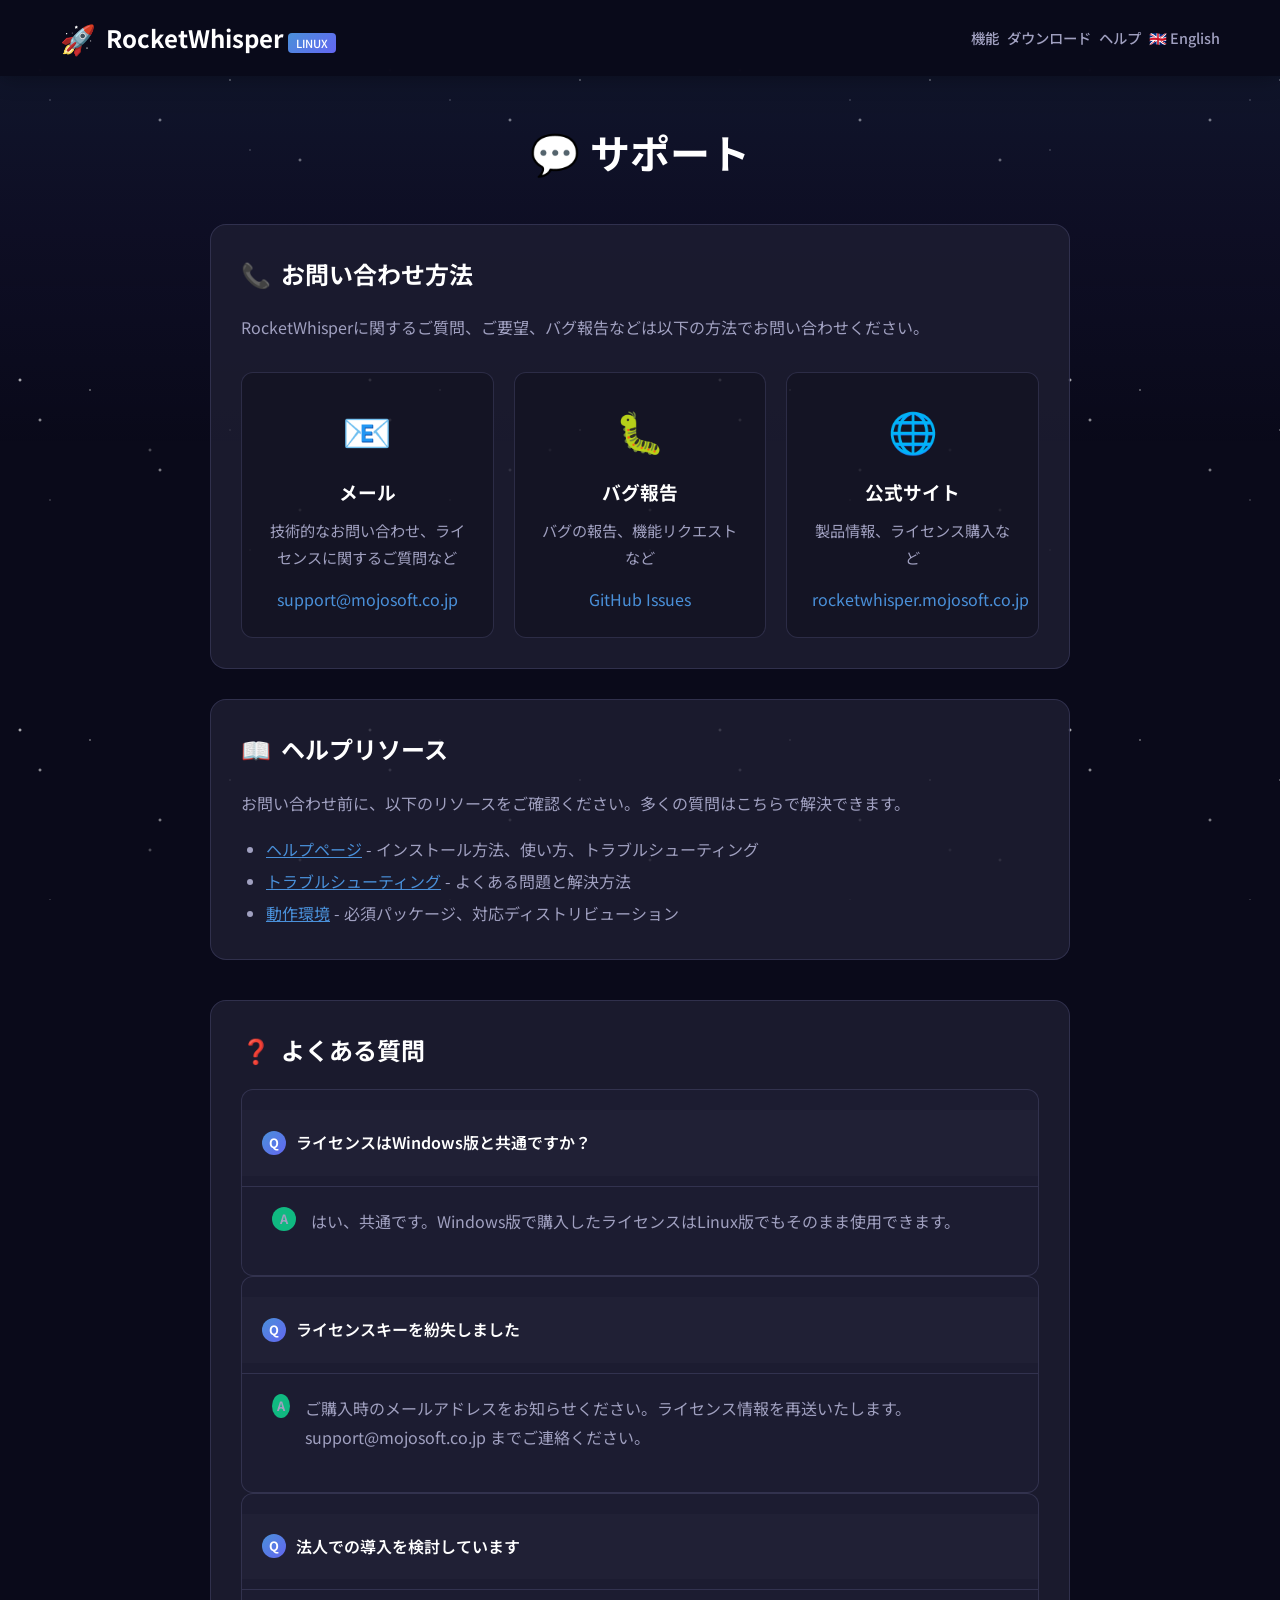
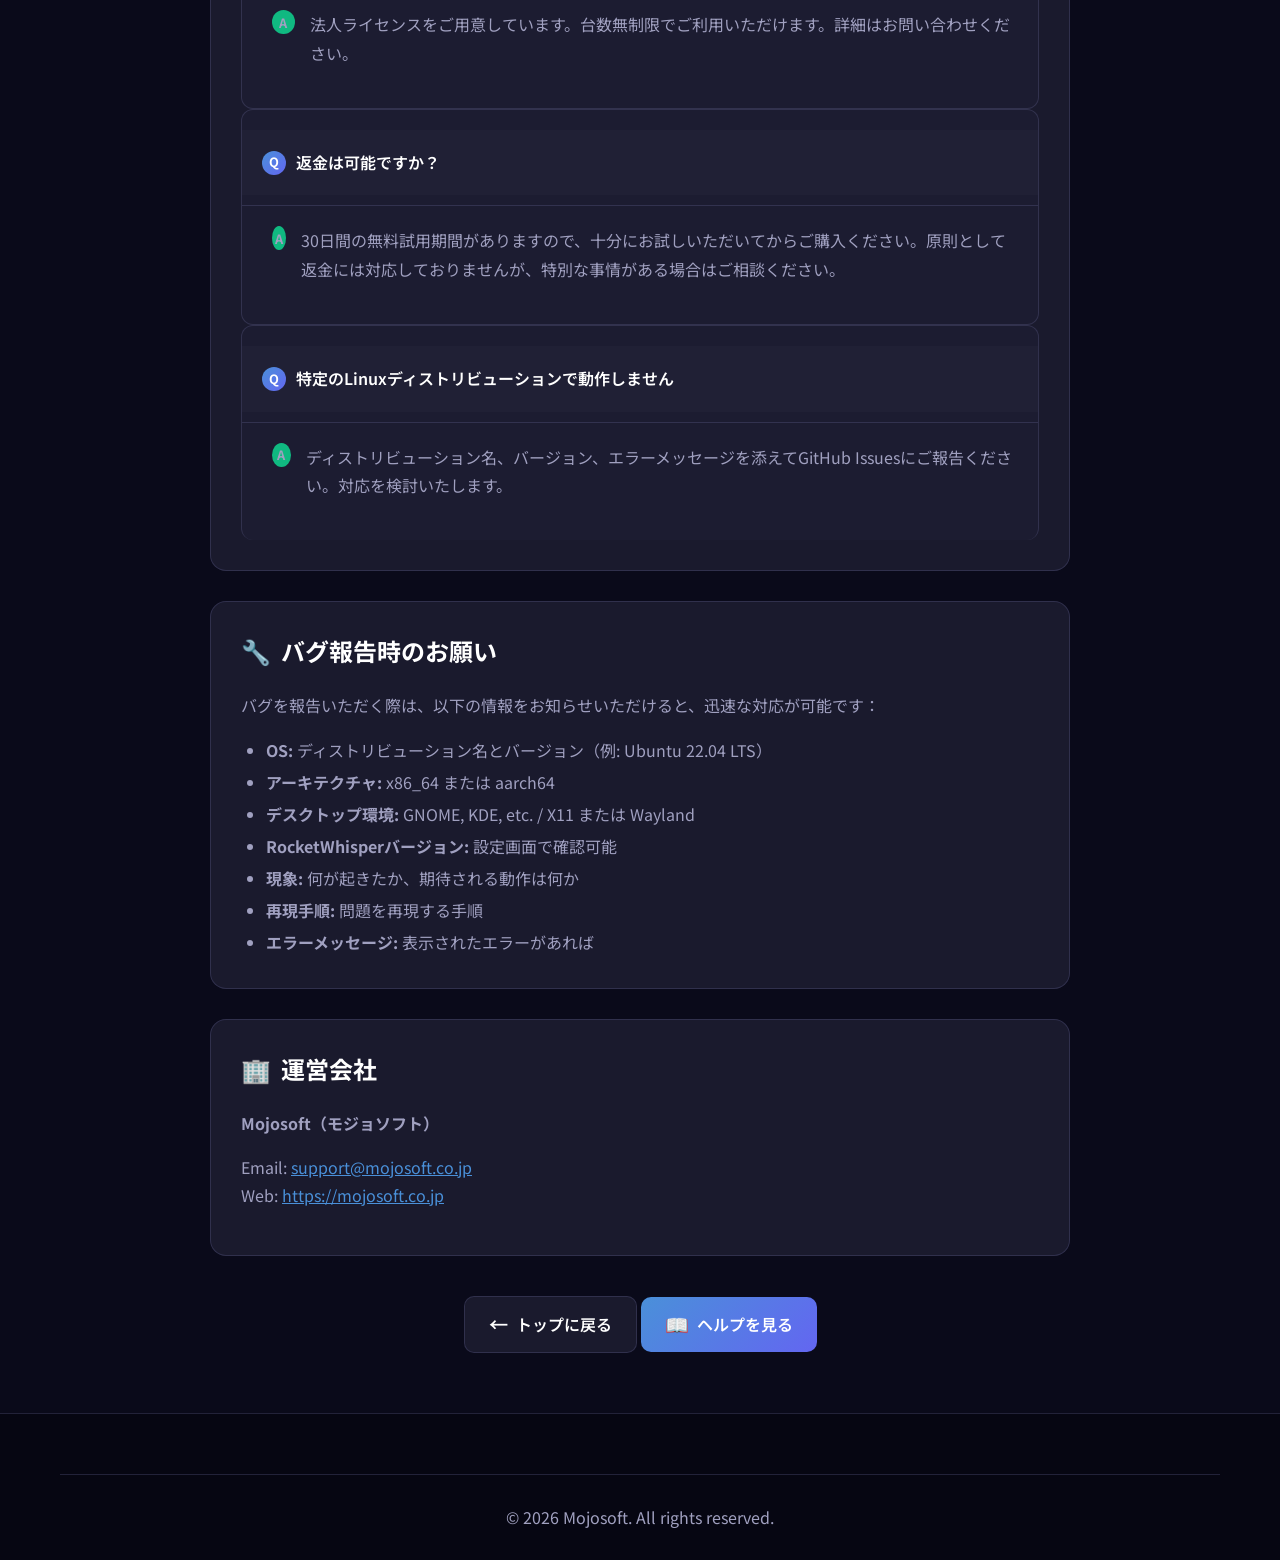
<file: support.html>
<!DOCTYPE html>
<html lang="ja">
<head>
    <meta charset="UTF-8">
    
    <meta name="viewport" content="width=device-width, initial-scale=1.0">
    <meta name="robots" content="index, follow, max-image-preview:large">
    <meta name="description" content="RocketWhisper Linux版のサポートページ。よくある質問、トラブルシューティング、お問い合わせ方法。">
    <meta name="keywords" content="RocketWhisper,Linux,サポート,FAQ,トラブルシューティング,音声認識,文字起こし,Ubuntu,問い合わせ">
    <meta property="og:title" content="サポート・FAQ - RocketWhisper Linux版 | AI音声認識・文字起こしソフト">
    <meta property="og:description" content="RocketWhisper Linux版のサポートページ。よくある質問、トラブルシューティング、お問い合わせ方法。">
    <meta property="og:type" content="website">
    <meta property="og:url" content="https://mojosoftjp.github.io/rocketwhisper-linux/support.html">
    <meta property="og:site_name" content="Mojosoft">
    
    
    
    <title>サポート・FAQ - RocketWhisper Linux版 | AI音声認識・文字起こしソフト</title>
    <link rel="icon" type="image/png" href="images/favicon.png">
    <link rel="stylesheet" href="css/style.css">
    <link rel="preconnect" href="https://fonts.googleapis.com">
    <link rel="preconnect" href="https://fonts.gstatic.com" crossorigin>
    <link href="https://fonts.googleapis.com/css2?family=Noto+Sans+JP:wght@300;400;500;700&display=swap" rel="stylesheet">
    <style>
        .support-container {
            max-width: 900px;
            margin: 0 auto;
            padding: 120px 20px 60px;
        }
        .support-section {
            background: var(--bg-card);
            border: 1px solid var(--border-color);
            border-radius: 16px;
            padding: 30px;
            margin-bottom: 30px;
        }
        .support-section h2 {
            display: flex;
            align-items: center;
            gap: 10px;
            margin-bottom: 20px;
            font-size: 1.5rem;
        }
        .support-section p {
            color: var(--text-secondary);
            line-height: 1.8;
            margin-bottom: 15px;
        }
        .contact-cards {
            display: grid;
            grid-template-columns: repeat(auto-fit, minmax(250px, 1fr));
            gap: 20px;
            margin-top: 30px;
        }
        .contact-card {
            background: rgba(0, 0, 0, 0.2);
            border: 1px solid var(--border-color);
            border-radius: 12px;
            padding: 25px;
            text-align: center;
            transition: all 0.3s ease;
        }
        .contact-card:hover {
            border-color: var(--primary-color);
            transform: translateY(-3px);
        }
        .contact-icon {
            font-size: 2.5rem;
            margin-bottom: 15px;
        }
        .contact-card h3 {
            margin-bottom: 10px;
        }
        .contact-card p {
            color: var(--text-secondary);
            margin-bottom: 15px;
            font-size: 0.95rem;
        }
        .contact-card a {
            color: var(--primary-color);
            text-decoration: none;
        }
        .contact-card a:hover {
            text-decoration: underline;
        }
        .faq-section {
            margin-top: 40px;
        }
        .faq-item {
            border-bottom: 1px solid var(--border-color);
            padding: 20px 0;
        }
        .faq-item:last-child {
            border-bottom: none;
        }
        .faq-question {
            color: var(--text-primary);
            font-weight: 600;
            margin-bottom: 10px;
            display: flex;
            align-items: center;
            gap: 10px;
        }
        .faq-answer {
            color: var(--text-secondary);
            line-height: 1.8;
            padding-left: 30px;
        }
        .q-badge, .a-badge {
            width: 24px;
            height: 24px;
            border-radius: 50%;
            display: inline-flex;
            align-items: center;
            justify-content: center;
            font-size: 0.8rem;
            font-weight: 700;
        }
        .q-badge {
            background: var(--gradient-primary);
        }
        .a-badge {
            background: var(--success-color);
        }
    </style>
  <link rel="canonical" href="https://mojosoftjp.github.io/rocketwhisper-linux/support.html">
  <link rel="alternate" href="https://mojosoftjp.github.io/rocketwhisper-linux/support.html" hreflang="ja">
  <link rel="alternate" href="https://mojosoftjp.github.io/rocketwhisper-linux/en/support.html" hreflang="en">
  <meta property="og:locale" content="ja_JP">
  <meta name="twitter:title" content="サポート・FAQ - RocketWhisper Linux版 | AI音声認識・文字起こしソフト">
  <meta name="twitter:description" content="RocketWhisper Linux版のサポートページ。よくある質問、トラブルシューティング、お問い合わせ方法。">
  <meta property="og:image" content="https://mojosoftjp.github.io/rocketwhisper-linux/images/favicon.png">
  <meta name="twitter:image" content="https://mojosoftjp.github.io/rocketwhisper-linux/images/favicon.png">
  <meta property="og:image:alt" content="サポート・FAQ - RocketWhisper Linux版 | AI音声認識・文字起こしソフト">
  <meta name="twitter:image:alt" content="サポート・FAQ - RocketWhisper Linux版 | AI音声認識・文字起こしソフト">
  <meta property="og:image:width" content="48">
  <meta property="og:image:height" content="48">
  <meta name="twitter:card" content="summary">
</head>
<body>
    <div class="stars"></div>
    <div class="stars2"></div>
    <div class="aurora"></div>

    <nav class="navbar scrolled">
        <div class="nav-container">
            <a href="index.html" class="nav-logo">
                <span class="logo-icon">🚀</span>
                <span class="logo-text">RocketWhisper <span class="linux-badge">Linux</span></span>
            </a>
            <ul class="nav-menu">
                <li><a href="index.html#features">機能</a></li>
                <li><a href="index.html#download">ダウンロード</a></li>
                <li><a href="help.html">ヘルプ</a></li>
                <li><a href="en/support.html" onclick="sessionStorage.setItem('rw-lang','en')">&#x1F1EC;&#x1F1E7; English</a></li>
            </ul>
            <button class="nav-toggle">☰</button>
        </div>
    </nav>

    <div class="support-container">
        <h1 style="text-align: center; margin-bottom: 40px; font-size: 2.5rem;">
            <span style="margin-right: 10px;">💬</span>サポート
        </h1>

        <section class="support-section">
            <h2><span>📞</span> お問い合わせ方法</h2>
            <p>RocketWhisperに関するご質問、ご要望、バグ報告などは以下の方法でお問い合わせください。</p>

            <div class="contact-cards">
                <div class="contact-card">
                    <div class="contact-icon">📧</div>
                    <h3>メール</h3>
                    <p>技術的なお問い合わせ、ライセンスに関するご質問など</p>
                    <a href="mailto:support@mojosoft.co.jp">support@mojosoft.co.jp</a>
                </div>
                <div class="contact-card">
                    <div class="contact-icon">🐛</div>
                    <h3>バグ報告</h3>
                    <p>バグの報告、機能リクエストなど</p>
                    <a href="https://github.com/mojosoftjp/rocketwhisper-linux/issues" target="_blank">GitHub Issues</a>
                </div>
                <div class="contact-card">
                    <div class="contact-icon">🌐</div>
                    <h3>公式サイト</h3>
                    <p>製品情報、ライセンス購入など</p>
                    <a href="https://rocketwhisper.mojosoft.co.jp" target="_blank">rocketwhisper.mojosoft.co.jp</a>
                </div>
            </div>
        </section>

        <section class="support-section">
            <h2><span>📖</span> ヘルプリソース</h2>
            <p>お問い合わせ前に、以下のリソースをご確認ください。多くの質問はこちらで解決できます。</p>
            <ul style="color: var(--text-secondary); line-height: 2; padding-left: 25px;">
                <li><a href="help.html" style="color: var(--primary-color);">ヘルプページ</a> - インストール方法、使い方、トラブルシューティング</li>
                <li><a href="help.html#troubleshooting" style="color: var(--primary-color);">トラブルシューティング</a> - よくある問題と解決方法</li>
                <li><a href="index.html#specs" style="color: var(--primary-color);">動作環境</a> - 必須パッケージ、対応ディストリビューション</li>
            </ul>
        </section>

        <section class="support-section faq-section">
            <h2><span>❓</span> よくある質問</h2>

            <div class="faq-item">
                <div class="faq-question">
                    <span class="q-badge">Q</span>
                    ライセンスはWindows版と共通ですか？
                </div>
                <div class="faq-answer">
                    <span class="a-badge">A</span>
                    はい、共通です。Windows版で購入したライセンスはLinux版でもそのまま使用できます。
                </div>
            </div>

            <div class="faq-item">
                <div class="faq-question">
                    <span class="q-badge">Q</span>
                    ライセンスキーを紛失しました
                </div>
                <div class="faq-answer">
                    <span class="a-badge">A</span>
                    ご購入時のメールアドレスをお知らせください。ライセンス情報を再送いたします。support@mojosoft.co.jp までご連絡ください。
                </div>
            </div>

            <div class="faq-item">
                <div class="faq-question">
                    <span class="q-badge">Q</span>
                    法人での導入を検討しています
                </div>
                <div class="faq-answer">
                    <span class="a-badge">A</span>
                    法人ライセンスをご用意しています。台数無制限でご利用いただけます。詳細はお問い合わせください。
                </div>
            </div>

            <div class="faq-item">
                <div class="faq-question">
                    <span class="q-badge">Q</span>
                    返金は可能ですか？
                </div>
                <div class="faq-answer">
                    <span class="a-badge">A</span>
                    30日間の無料試用期間がありますので、十分にお試しいただいてからご購入ください。原則として返金には対応しておりませんが、特別な事情がある場合はご相談ください。
                </div>
            </div>

            <div class="faq-item">
                <div class="faq-question">
                    <span class="q-badge">Q</span>
                    特定のLinuxディストリビューションで動作しません
                </div>
                <div class="faq-answer">
                    <span class="a-badge">A</span>
                    ディストリビューション名、バージョン、エラーメッセージを添えてGitHub Issuesにご報告ください。対応を検討いたします。
                </div>
            </div>
        </section>

        <section class="support-section">
            <h2><span>🔧</span> バグ報告時のお願い</h2>
            <p>バグを報告いただく際は、以下の情報をお知らせいただけると、迅速な対応が可能です：</p>
            <ul style="color: var(--text-secondary); line-height: 2; padding-left: 25px;">
                <li><strong>OS:</strong> ディストリビューション名とバージョン（例: Ubuntu 22.04 LTS）</li>
                <li><strong>アーキテクチャ:</strong> x86_64 または aarch64</li>
                <li><strong>デスクトップ環境:</strong> GNOME, KDE, etc. / X11 または Wayland</li>
                <li><strong>RocketWhisperバージョン:</strong> 設定画面で確認可能</li>
                <li><strong>現象:</strong> 何が起きたか、期待される動作は何か</li>
                <li><strong>再現手順:</strong> 問題を再現する手順</li>
                <li><strong>エラーメッセージ:</strong> 表示されたエラーがあれば</li>
            </ul>
        </section>

        <section class="support-section">
            <h2><span>🏢</span> 運営会社</h2>
            <p><strong>Mojosoft（モジョソフト）</strong></p>
            <p style="color: var(--text-secondary);">
                Email: <a href="mailto:support@mojosoft.co.jp" style="color: var(--primary-color);">support@mojosoft.co.jp</a><br>
                Web: <a href="https://mojosoft.co.jp" style="color: var(--primary-color);">https://mojosoft.co.jp</a>
            </p>
        </section>

        <div style="text-align: center; margin-top: 40px;">
            <a href="index.html" class="btn btn-secondary">
                <span class="btn-icon">←</span>
                トップに戻る
            </a>
            <a href="help.html" class="btn btn-primary">
                <span class="btn-icon">📖</span>
                ヘルプを見る
            </a>
        </div>
    </div>

    <footer class="footer">
        <div class="container">
            <div class="footer-bottom">
                <p>&copy; 2026 Mojosoft. All rights reserved.</p>
            </div>
        </div>
    </footer>

    <script>
        document.querySelector('.nav-toggle').addEventListener('click', function() {
            document.querySelector('.nav-menu').classList.toggle('active');
        });
    </script>
</body>
</html>
</file>
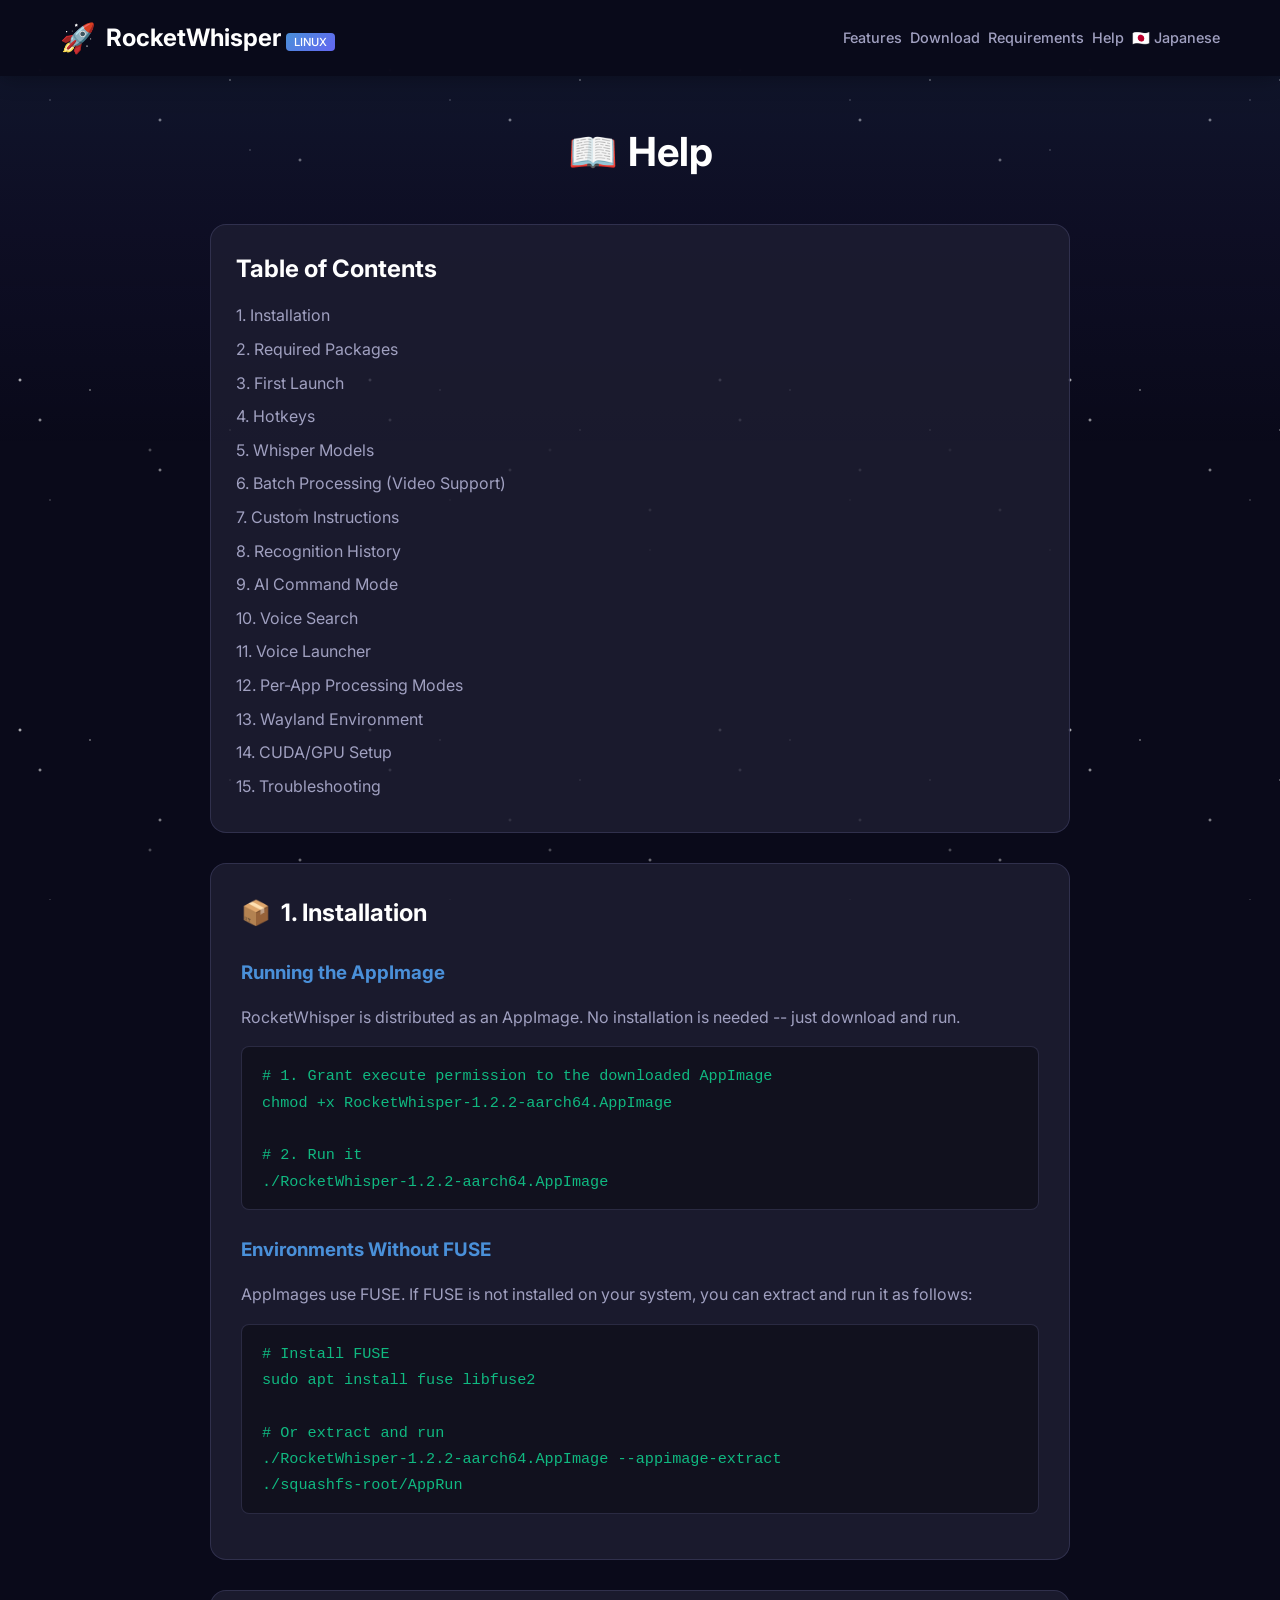
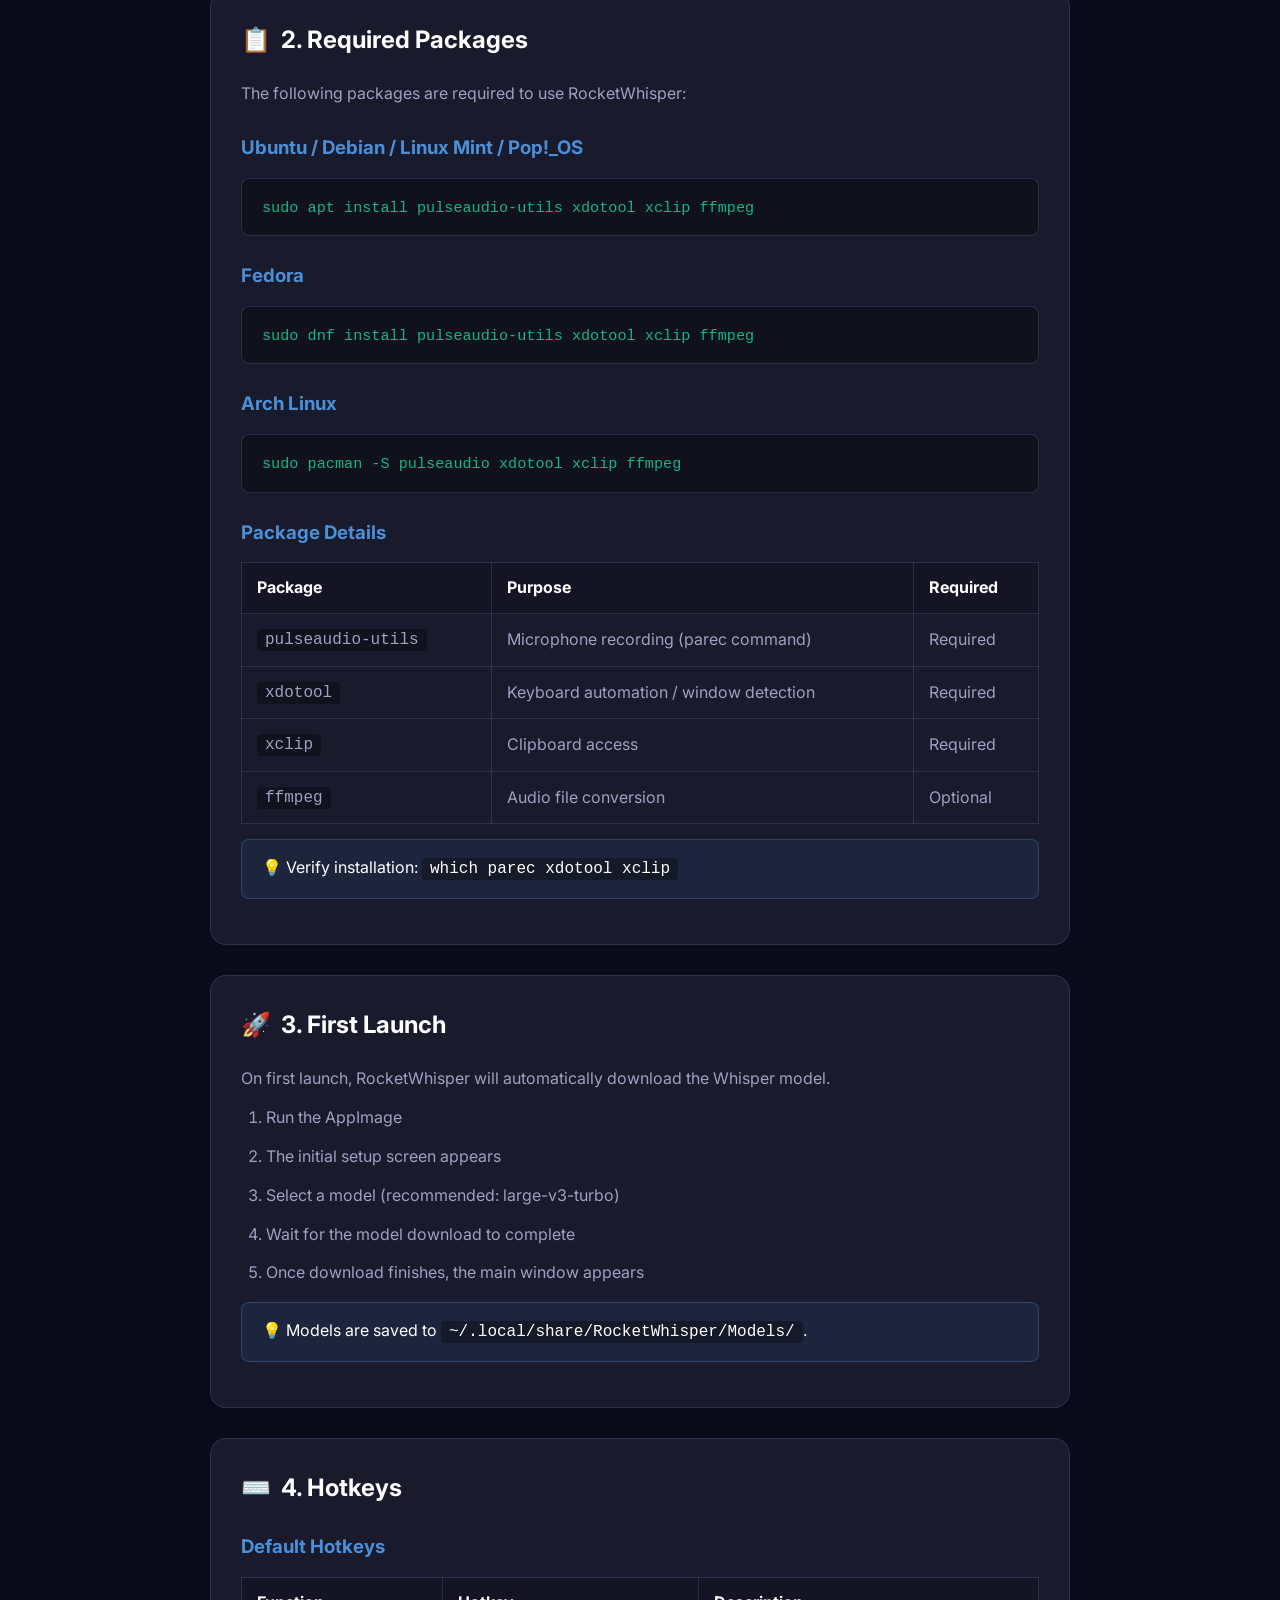
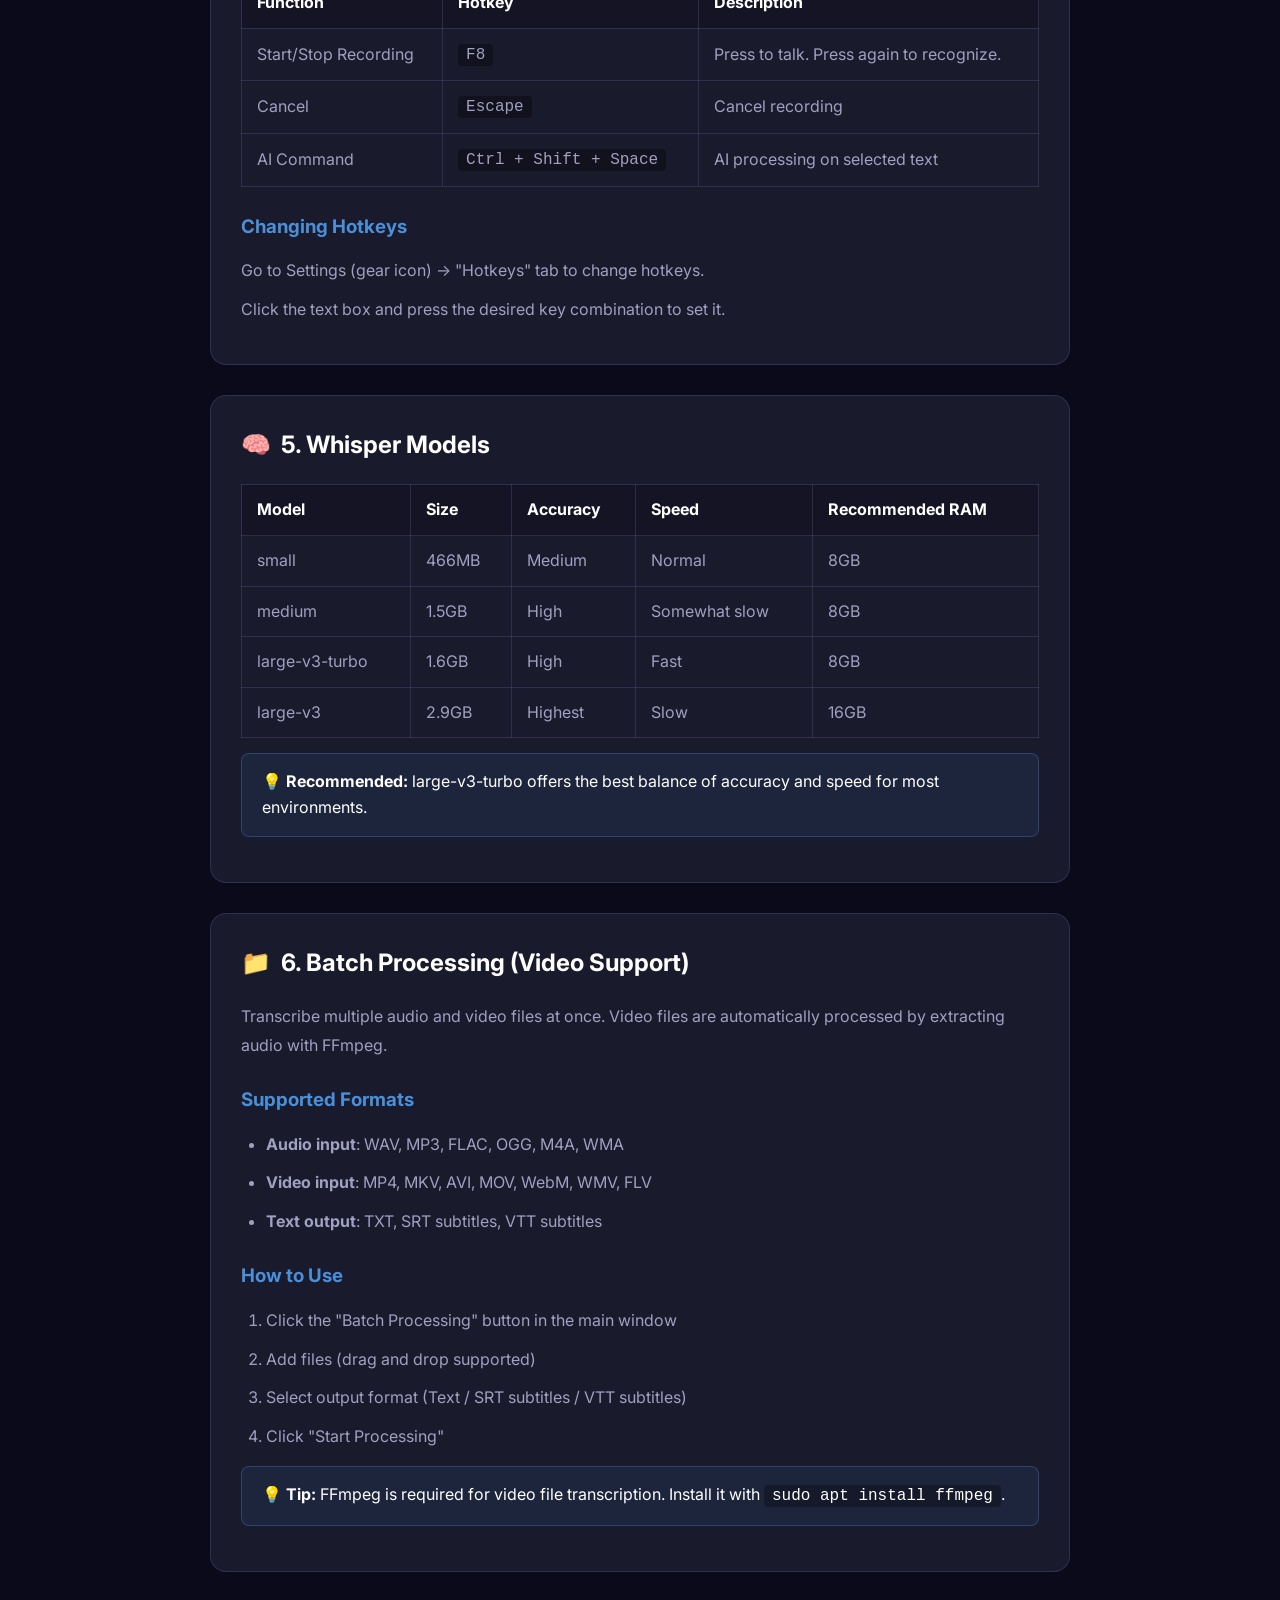
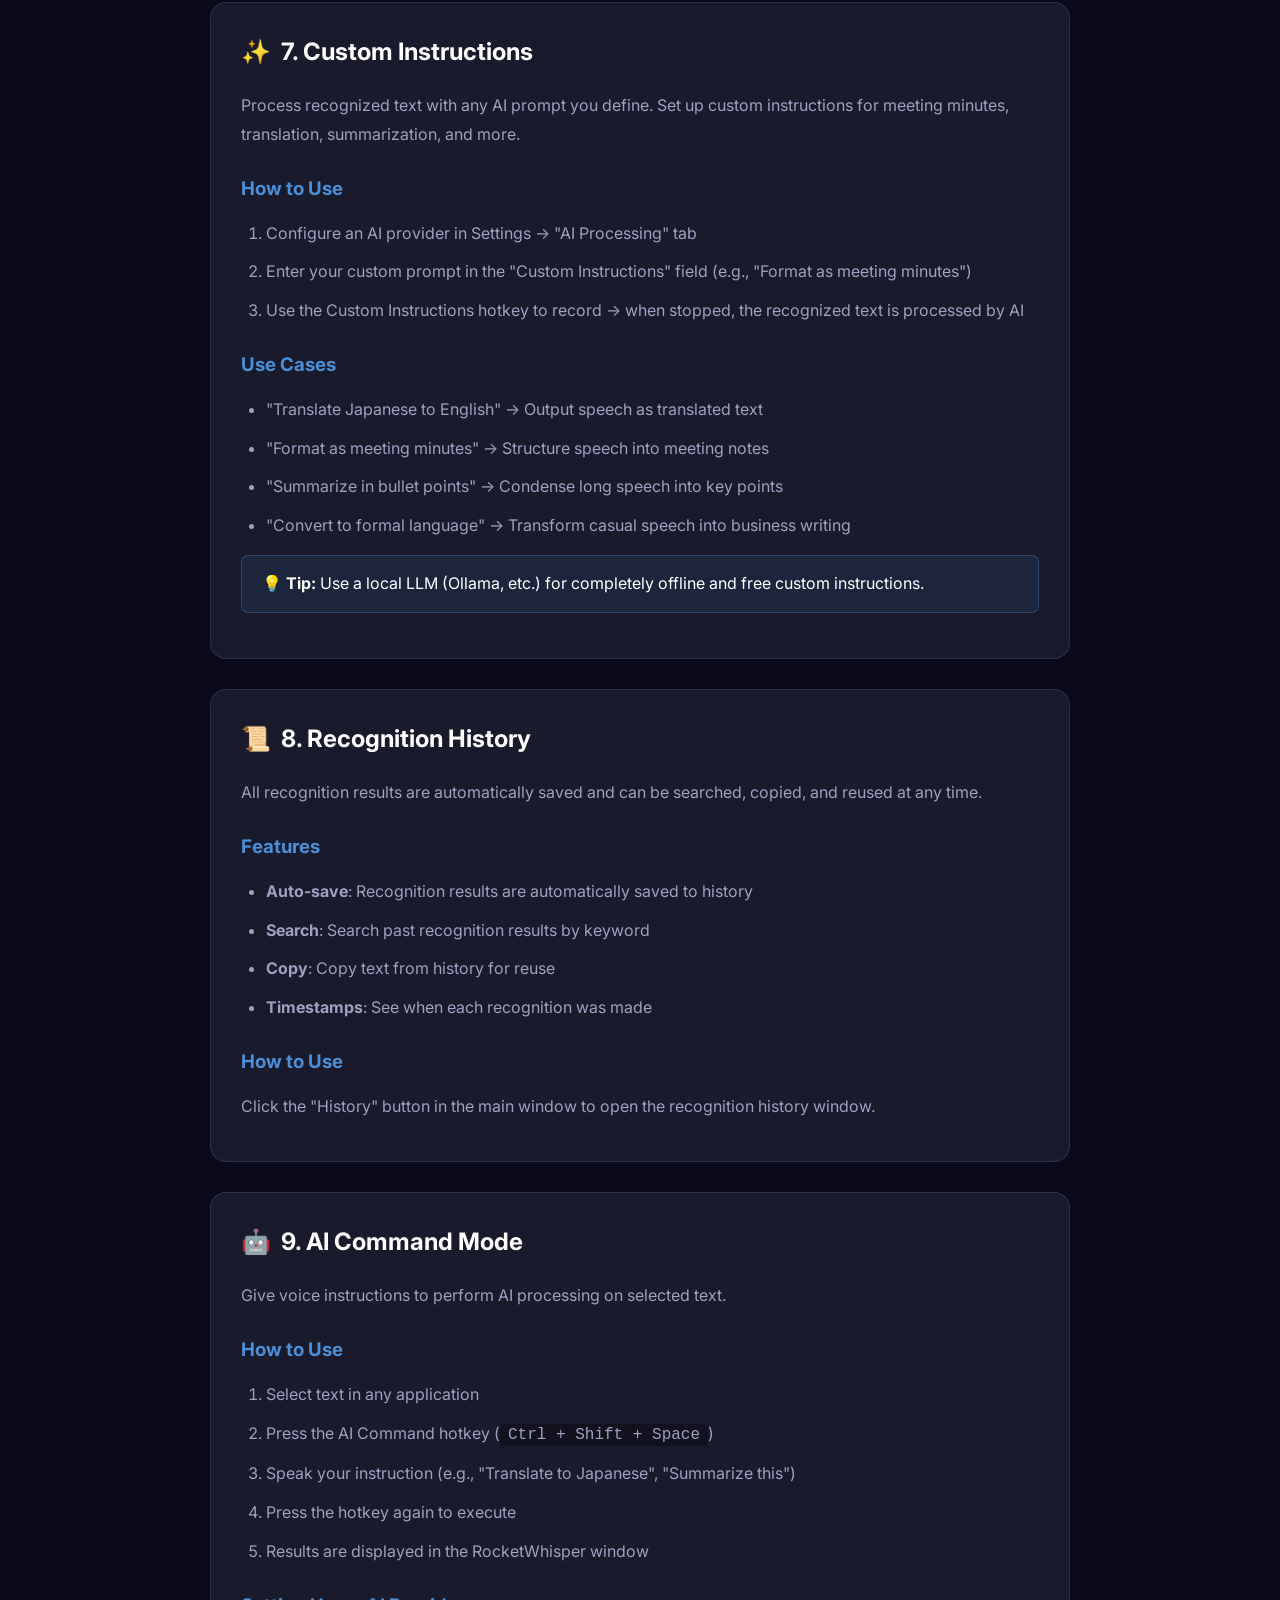
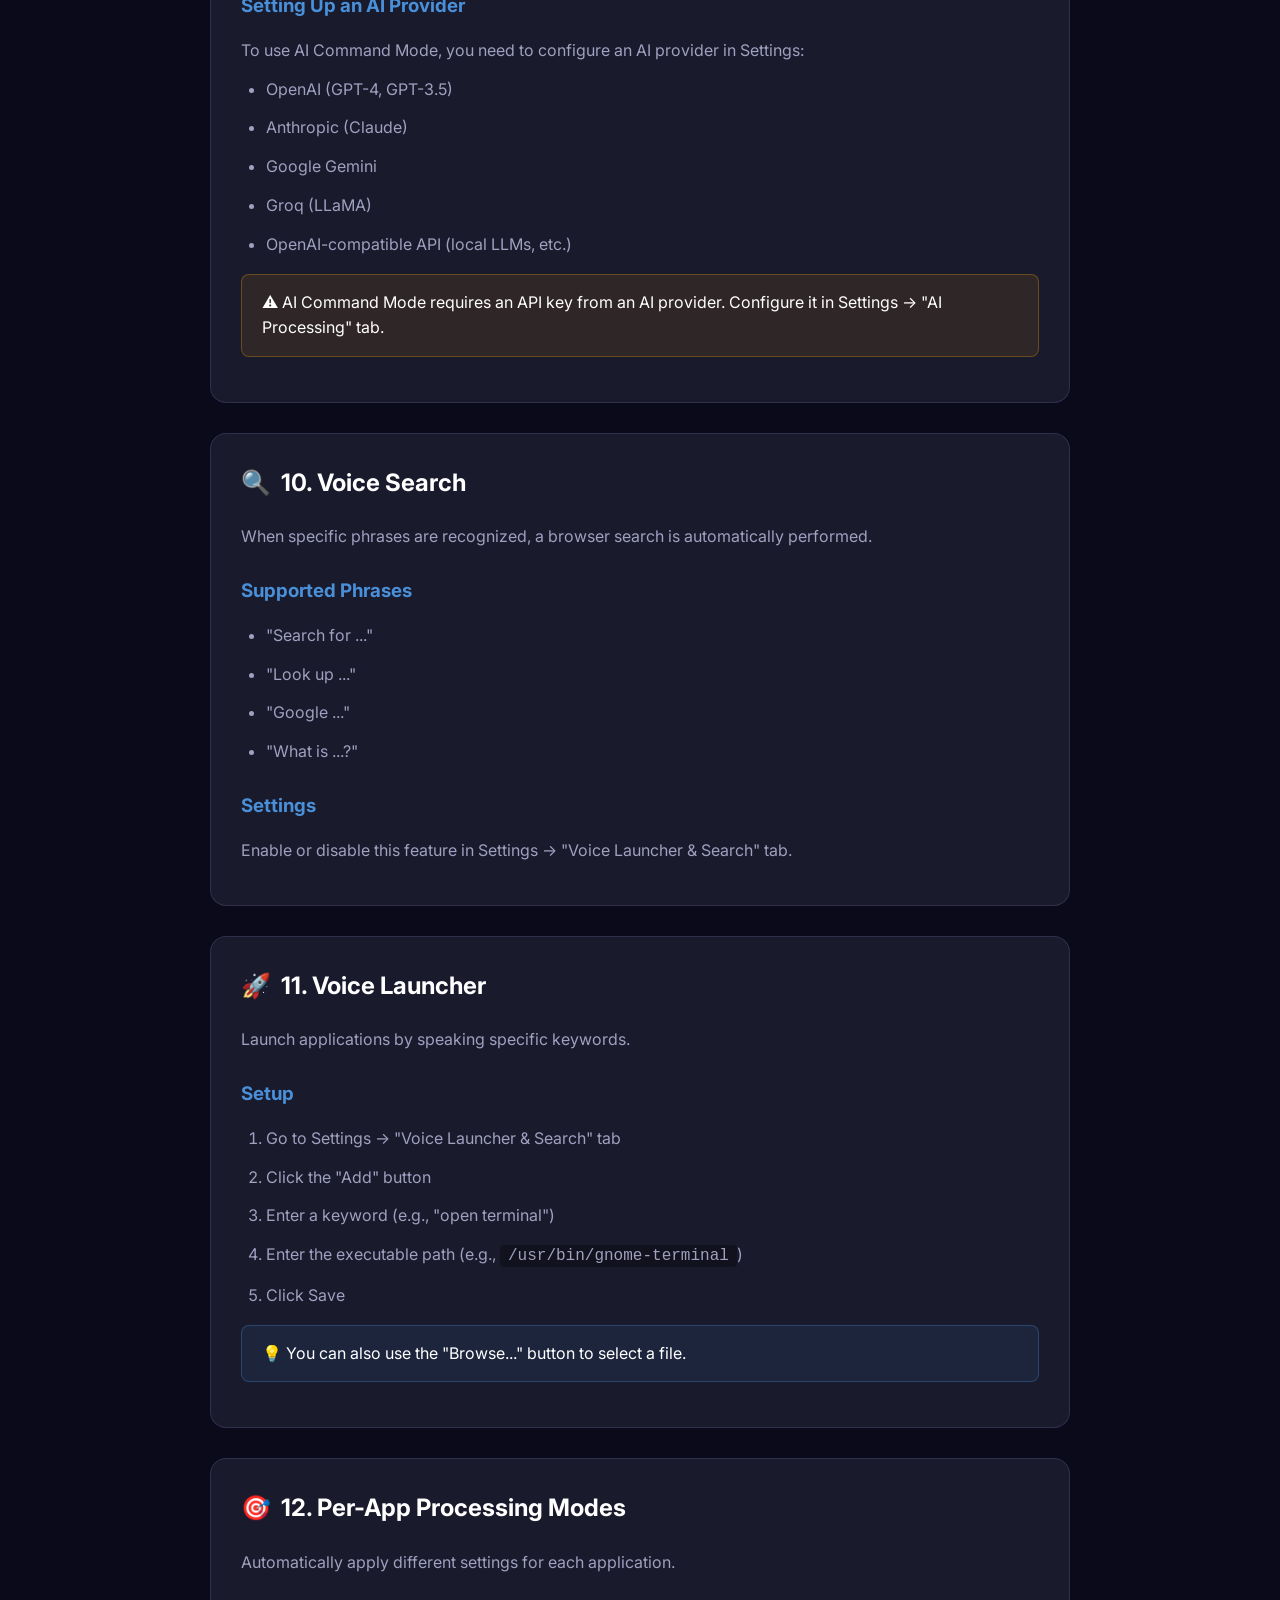
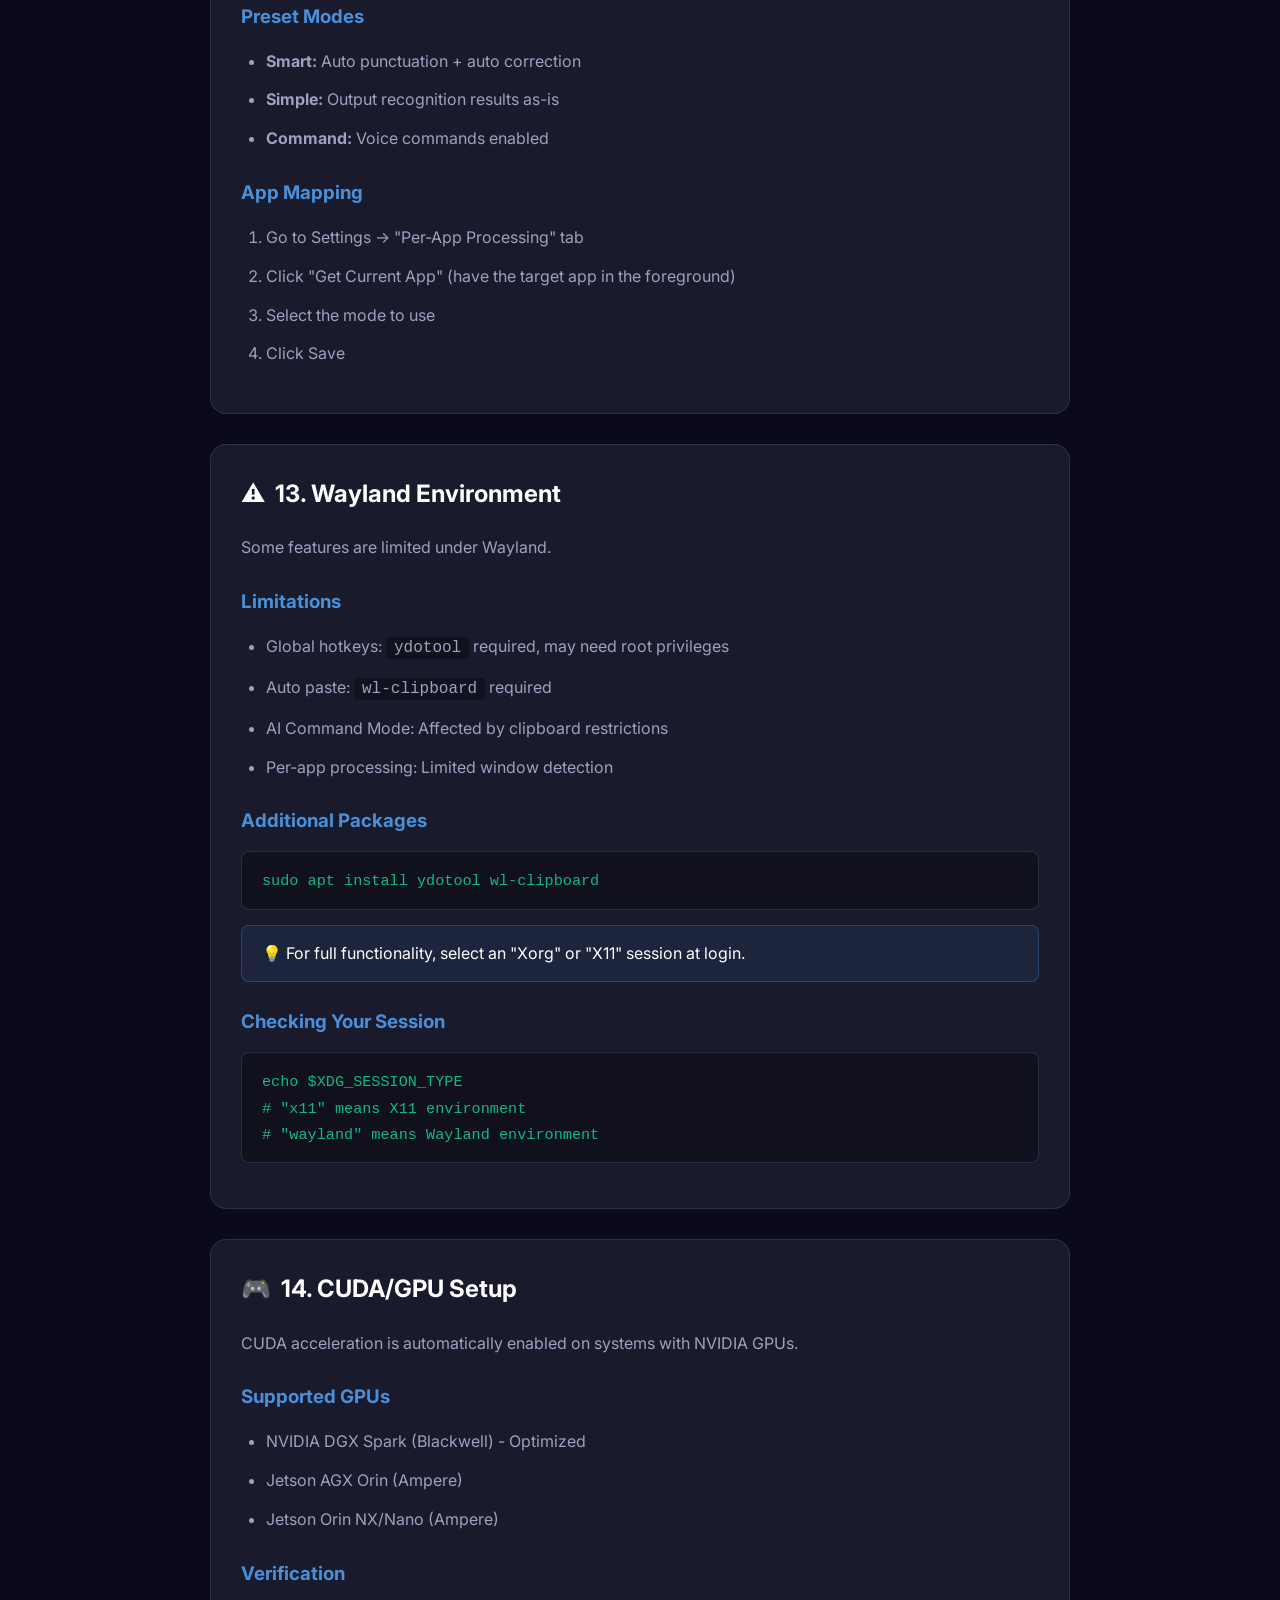
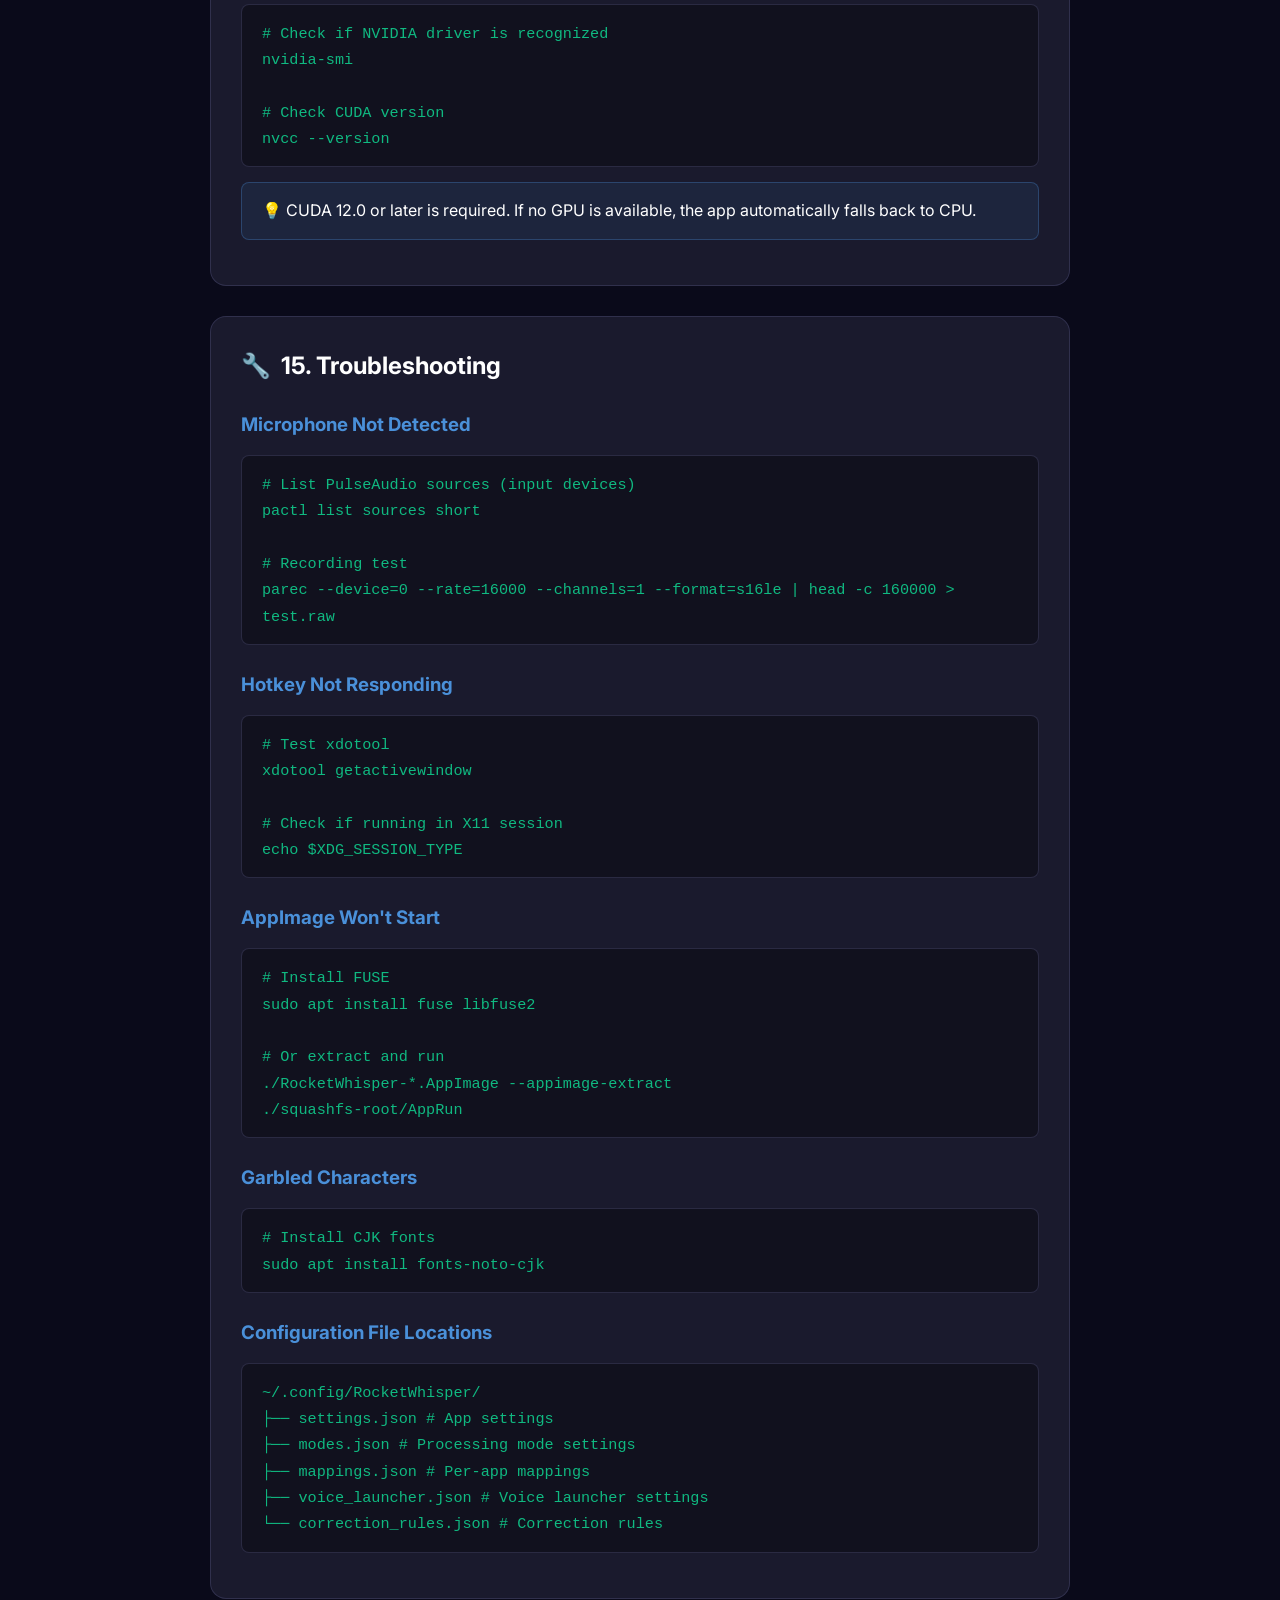
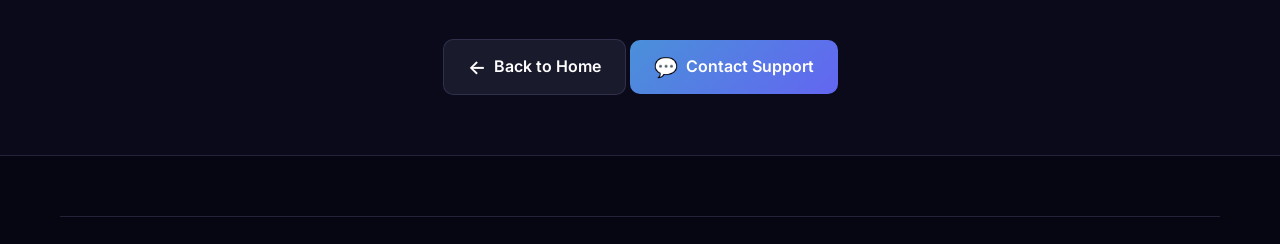
<file: en/help.html>
<!DOCTYPE html>
<html lang="en">
<head>
    <meta charset="UTF-8">
    
    <meta name="viewport" content="width=device-width, initial-scale=1.0">
    <meta name="robots" content="index, follow, max-image-preview:large">
    <meta name="keywords" content="RocketWhisper,Linux,help,user guide,speech recognition,transcription,Ubuntu,installation,CUDA,GPU,batch processing,custom instructions,AppImage,Wayland">
    <meta property="og:title" content="Help - RocketWhisper for Linux | AI Speech Recognition &amp; Transcription">
    <meta property="og:description" content="Help page for RocketWhisper Linux. AppImage installation, usage guide, CUDA GPU setup, batch processing, custom instructions, Wayland support, and troubleshooting.">
    <meta property="og:type" content="website">
    <meta property="og:url" content="https://mojosoftjp.github.io/rocketwhisper-linux/en/help.html">
    <meta property="og:site_name" content="Mojosoft">
    <meta name="twitter:card" content="summary">
    
    
    
    <title>Help - RocketWhisper for Linux | AI Speech Recognition &amp; Transcription</title>
    <link rel="icon" type="image/png" href="../images/favicon.png">
    <meta name="description" content="Help page for RocketWhisper Linux. AppImage installation, usage guide, CUDA GPU setup, batch processing, custom instructions, Wayland support, and troubleshooting.">
    <link rel="stylesheet" href="../css/style.css">
    <link rel="preconnect" href="https://fonts.googleapis.com">
    <link rel="preconnect" href="https://fonts.gstatic.com" crossorigin>
    <link href="https://fonts.googleapis.com/css2?family=Inter:wght@400;500;700;900&family=Noto+Sans+JP:wght@400;500;700;900&display=swap" rel="stylesheet">
    <style>
        body { font-family: 'Inter', 'Noto Sans JP', sans-serif; }
        .help-container {
            max-width: 900px;
            margin: 0 auto;
            padding: 120px 20px 60px;
        }
        .help-section {
            background: var(--bg-card);
            border: 1px solid var(--border-color);
            border-radius: 16px;
            padding: 30px;
            margin-bottom: 30px;
        }
        .help-section h2 {
            display: flex;
            align-items: center;
            gap: 10px;
            margin-bottom: 20px;
            font-size: 1.5rem;
        }
        .help-section h3 {
            margin: 25px 0 15px;
            color: var(--primary-color);
        }
        .help-section p, .help-section li {
            color: var(--text-secondary);
            line-height: 1.8;
            margin-bottom: 10px;
        }
        .help-section ul, .help-section ol {
            padding-left: 25px;
            margin-bottom: 15px;
        }
        .help-section code {
            background: rgba(0, 0, 0, 0.3);
            padding: 2px 8px;
            border-radius: 4px;
            font-family: 'Fira Code', monospace;
        }
        .code-block {
            background: rgba(0, 0, 0, 0.3);
            border: 1px solid var(--border-color);
            border-radius: 8px;
            padding: 15px 20px;
            margin: 15px 0;
            overflow-x: auto;
        }
        .code-block code {
            color: var(--success-color);
            background: none;
            padding: 0;
        }
        .tip-box {
            background: rgba(74, 144, 217, 0.1);
            border: 1px solid rgba(74, 144, 217, 0.3);
            border-radius: 8px;
            padding: 15px 20px;
            margin: 15px 0;
        }
        .tip-box::before {
            content: "💡 ";
        }
        .warning-box {
            background: rgba(245, 158, 11, 0.1);
            border: 1px solid rgba(245, 158, 11, 0.3);
            border-radius: 8px;
            padding: 15px 20px;
            margin: 15px 0;
        }
        .warning-box::before {
            content: "⚠️ ";
        }
        .table-container {
            overflow-x: auto;
            margin: 15px 0;
        }
        .help-table {
            width: 100%;
            border-collapse: collapse;
        }
        .help-table th, .help-table td {
            padding: 12px 15px;
            border: 1px solid var(--border-color);
            text-align: left;
        }
        .help-table th {
            background: rgba(0, 0, 0, 0.2);
        }
        .help-table td {
            color: var(--text-secondary);
        }
        .toc {
            background: var(--bg-card);
            border: 1px solid var(--border-color);
            border-radius: 16px;
            padding: 25px;
            margin-bottom: 30px;
        }
        .toc h2 {
            margin-bottom: 15px;
        }
        .toc ul {
            list-style: none;
            padding: 0;
        }
        .toc li {
            margin: 8px 0;
        }
        .toc a {
            color: var(--text-secondary);
            text-decoration: none;
            transition: color 0.3s;
        }
        .toc a:hover {
            color: var(--primary-color);
        }
    </style>
  <link rel="canonical" href="https://mojosoftjp.github.io/rocketwhisper-linux/en/help.html">
  <link rel="alternate" href="https://mojosoftjp.github.io/rocketwhisper-linux/help.html" hreflang="ja">
  <link rel="alternate" href="https://mojosoftjp.github.io/rocketwhisper-linux/en/help.html" hreflang="en">
  <meta property="og:locale" content="en_US">
  <meta name="twitter:title" content="Help - RocketWhisper for Linux | AI Speech Recognition &amp; Transcription">
  <meta name="twitter:description" content="Help page for RocketWhisper Linux. AppImage installation, usage guide, CUDA GPU setup, batch processing, custom instructions, Wayland support, and troubleshooting.">
  <meta property="og:image" content="https://mojosoftjp.github.io/rocketwhisper-linux/images/favicon.png">
  <meta name="twitter:image" content="https://mojosoftjp.github.io/rocketwhisper-linux/images/favicon.png">
  <meta property="og:image:alt" content="Help - RocketWhisper for Linux | AI Speech Recognition &amp; Transcription">
  <meta name="twitter:image:alt" content="Help - RocketWhisper for Linux | AI Speech Recognition &amp; Transcription">
  <meta property="og:image:width" content="48">
  <meta property="og:image:height" content="48">
</head>
<body>
    <div class="stars"></div>
    <div class="stars2"></div>
    <div class="aurora"></div>

    <nav class="navbar scrolled">
        <div class="nav-container">
            <a href="index.html" class="nav-logo">
                <span class="logo-icon">🚀</span>
                <span class="logo-text">RocketWhisper <span class="linux-badge">Linux</span></span>
            </a>
            <ul class="nav-menu">
                <li><a href="index.html#features">Features</a></li>
                <li><a href="index.html#download">Download</a></li>
                <li><a href="index.html#specs">Requirements</a></li>
                <li><a href="help.html">Help</a></li>
                <li><a href="../help.html" onclick="sessionStorage.setItem('rw-lang','ja')">&#x1F1EF;&#x1F1F5; Japanese</a></li>
            </ul>
            <button class="nav-toggle">☰</button>
        </div>
    </nav>

    <div class="help-container">
        <h1 style="text-align: center; margin-bottom: 40px; font-size: 2.5rem;">
            <span style="margin-right: 10px;">📖</span>Help
        </h1>

        <div class="toc">
            <h2>Table of Contents</h2>
            <ul>
                <li><a href="#install">1. Installation</a></li>
                <li><a href="#packages">2. Required Packages</a></li>
                <li><a href="#first-run">3. First Launch</a></li>
                <li><a href="#hotkeys">4. Hotkeys</a></li>
                <li><a href="#models">5. Whisper Models</a></li>
                <li><a href="#batch">6. Batch Processing (Video Support)</a></li>
                <li><a href="#custom-instructions">7. Custom Instructions</a></li>
                <li><a href="#history">8. Recognition History</a></li>
                <li><a href="#ai-command">9. AI Command Mode</a></li>
                <li><a href="#voice-search">10. Voice Search</a></li>
                <li><a href="#voice-launcher">11. Voice Launcher</a></li>
                <li><a href="#app-modes">12. Per-App Processing Modes</a></li>
                <li><a href="#wayland">13. Wayland Environment</a></li>
                <li><a href="#cuda">14. CUDA/GPU Setup</a></li>
                <li><a href="#troubleshooting">15. Troubleshooting</a></li>
            </ul>
        </div>

        <section id="install" class="help-section">
            <h2><span>📦</span> 1. Installation</h2>

            <h3>Running the AppImage</h3>
            <p>RocketWhisper is distributed as an AppImage. No installation is needed -- just download and run.</p>

            <div class="code-block">
                <code># 1. Grant execute permission to the downloaded AppImage<br>
chmod +x RocketWhisper-1.2.2-aarch64.AppImage<br><br>
# 2. Run it<br>
./RocketWhisper-1.2.2-aarch64.AppImage</code>
            </div>

            <h3>Environments Without FUSE</h3>
            <p>AppImages use FUSE. If FUSE is not installed on your system, you can extract and run it as follows:</p>

            <div class="code-block">
                <code># Install FUSE<br>
sudo apt install fuse libfuse2<br><br>
# Or extract and run<br>
./RocketWhisper-1.2.2-aarch64.AppImage --appimage-extract<br>
./squashfs-root/AppRun</code>
            </div>
        </section>

        <section id="packages" class="help-section">
            <h2><span>📋</span> 2. Required Packages</h2>

            <p>The following packages are required to use RocketWhisper:</p>

            <h3>Ubuntu / Debian / Linux Mint / Pop!_OS</h3>
            <div class="code-block">
                <code>sudo apt install pulseaudio-utils xdotool xclip ffmpeg</code>
            </div>

            <h3>Fedora</h3>
            <div class="code-block">
                <code>sudo dnf install pulseaudio-utils xdotool xclip ffmpeg</code>
            </div>

            <h3>Arch Linux</h3>
            <div class="code-block">
                <code>sudo pacman -S pulseaudio xdotool xclip ffmpeg</code>
            </div>

            <h3>Package Details</h3>
            <div class="table-container">
                <table class="help-table">
                    <tr>
                        <th>Package</th>
                        <th>Purpose</th>
                        <th>Required</th>
                    </tr>
                    <tr>
                        <td><code>pulseaudio-utils</code></td>
                        <td>Microphone recording (parec command)</td>
                        <td>Required</td>
                    </tr>
                    <tr>
                        <td><code>xdotool</code></td>
                        <td>Keyboard automation / window detection</td>
                        <td>Required</td>
                    </tr>
                    <tr>
                        <td><code>xclip</code></td>
                        <td>Clipboard access</td>
                        <td>Required</td>
                    </tr>
                    <tr>
                        <td><code>ffmpeg</code></td>
                        <td>Audio file conversion</td>
                        <td>Optional</td>
                    </tr>
                </table>
            </div>

            <div class="tip-box">
                Verify installation: <code>which parec xdotool xclip</code>
            </div>
        </section>

        <section id="first-run" class="help-section">
            <h2><span>🚀</span> 3. First Launch</h2>

            <p>On first launch, RocketWhisper will automatically download the Whisper model.</p>

            <ol>
                <li>Run the AppImage</li>
                <li>The initial setup screen appears</li>
                <li>Select a model (recommended: large-v3-turbo)</li>
                <li>Wait for the model download to complete</li>
                <li>Once download finishes, the main window appears</li>
            </ol>

            <div class="tip-box">
                Models are saved to <code>~/.local/share/RocketWhisper/Models/</code>.
            </div>
        </section>

        <section id="hotkeys" class="help-section">
            <h2><span>⌨️</span> 4. Hotkeys</h2>

            <h3>Default Hotkeys</h3>
            <div class="table-container">
                <table class="help-table">
                    <tr>
                        <th>Function</th>
                        <th>Hotkey</th>
                        <th>Description</th>
                    </tr>
                    <tr>
                        <td>Start/Stop Recording</td>
                        <td><code>F8</code></td>
                        <td>Press to talk. Press again to recognize.</td>
                    </tr>
                    <tr>
                        <td>Cancel</td>
                        <td><code>Escape</code></td>
                        <td>Cancel recording</td>
                    </tr>
                    <tr>
                        <td>AI Command</td>
                        <td><code>Ctrl + Shift + Space</code></td>
                        <td>AI processing on selected text</td>
                    </tr>
                </table>
            </div>

            <h3>Changing Hotkeys</h3>
            <p>Go to Settings (gear icon) &rarr; "Hotkeys" tab to change hotkeys.</p>
            <p>Click the text box and press the desired key combination to set it.</p>
        </section>

        <section id="models" class="help-section">
            <h2><span>🧠</span> 5. Whisper Models</h2>

            <div class="table-container">
                <table class="help-table">
                    <tr>
                        <th>Model</th>
                        <th>Size</th>
                        <th>Accuracy</th>
                        <th>Speed</th>
                        <th>Recommended RAM</th>
                    </tr>
                    <tr>
                        <td>small</td>
                        <td>466MB</td>
                        <td>Medium</td>
                        <td>Normal</td>
                        <td>8GB</td>
                    </tr>
                    <tr>
                        <td>medium</td>
                        <td>1.5GB</td>
                        <td>High</td>
                        <td>Somewhat slow</td>
                        <td>8GB</td>
                    </tr>
                    <tr>
                        <td>large-v3-turbo</td>
                        <td>1.6GB</td>
                        <td>High</td>
                        <td>Fast</td>
                        <td>8GB</td>
                    </tr>
                    <tr>
                        <td>large-v3</td>
                        <td>2.9GB</td>
                        <td>Highest</td>
                        <td>Slow</td>
                        <td>16GB</td>
                    </tr>
                </table>
            </div>

            <div class="tip-box">
                <strong>Recommended:</strong> large-v3-turbo offers the best balance of accuracy and speed for most environments.
            </div>
        </section>

        <section id="batch" class="help-section">
            <h2><span>📁</span> 6. Batch Processing (Video Support)</h2>

            <p>Transcribe multiple audio and video files at once. Video files are automatically processed by extracting audio with FFmpeg.</p>

            <h3>Supported Formats</h3>
            <ul>
                <li><strong>Audio input</strong>: WAV, MP3, FLAC, OGG, M4A, WMA</li>
                <li><strong>Video input</strong>: MP4, MKV, AVI, MOV, WebM, WMV, FLV</li>
                <li><strong>Text output</strong>: TXT, SRT subtitles, VTT subtitles</li>
            </ul>

            <h3>How to Use</h3>
            <ol>
                <li>Click the "Batch Processing" button in the main window</li>
                <li>Add files (drag and drop supported)</li>
                <li>Select output format (Text / SRT subtitles / VTT subtitles)</li>
                <li>Click "Start Processing"</li>
            </ol>

            <div class="tip-box">
                <strong>Tip:</strong> FFmpeg is required for video file transcription. Install it with <code>sudo apt install ffmpeg</code>.
            </div>
        </section>

        <section id="custom-instructions" class="help-section">
            <h2><span>✨</span> 7. Custom Instructions</h2>

            <p>Process recognized text with any AI prompt you define. Set up custom instructions for meeting minutes, translation, summarization, and more.</p>

            <h3>How to Use</h3>
            <ol>
                <li>Configure an AI provider in Settings → "AI Processing" tab</li>
                <li>Enter your custom prompt in the "Custom Instructions" field (e.g., "Format as meeting minutes")</li>
                <li>Use the Custom Instructions hotkey to record → when stopped, the recognized text is processed by AI</li>
            </ol>

            <h3>Use Cases</h3>
            <ul>
                <li>"Translate Japanese to English" → Output speech as translated text</li>
                <li>"Format as meeting minutes" → Structure speech into meeting notes</li>
                <li>"Summarize in bullet points" → Condense long speech into key points</li>
                <li>"Convert to formal language" → Transform casual speech into business writing</li>
            </ul>

            <div class="tip-box">
                <strong>Tip:</strong> Use a local LLM (Ollama, etc.) for completely offline and free custom instructions.
            </div>
        </section>

        <section id="history" class="help-section">
            <h2><span>📜</span> 8. Recognition History</h2>

            <p>All recognition results are automatically saved and can be searched, copied, and reused at any time.</p>

            <h3>Features</h3>
            <ul>
                <li><strong>Auto-save</strong>: Recognition results are automatically saved to history</li>
                <li><strong>Search</strong>: Search past recognition results by keyword</li>
                <li><strong>Copy</strong>: Copy text from history for reuse</li>
                <li><strong>Timestamps</strong>: See when each recognition was made</li>
            </ul>

            <h3>How to Use</h3>
            <p>Click the "History" button in the main window to open the recognition history window.</p>
        </section>

        <section id="ai-command" class="help-section">
            <h2><span>🤖</span> 9. AI Command Mode</h2>

            <p>Give voice instructions to perform AI processing on selected text.</p>

            <h3>How to Use</h3>
            <ol>
                <li>Select text in any application</li>
                <li>Press the AI Command hotkey (<code>Ctrl + Shift + Space</code>)</li>
                <li>Speak your instruction (e.g., "Translate to Japanese", "Summarize this")</li>
                <li>Press the hotkey again to execute</li>
                <li>Results are displayed in the RocketWhisper window</li>
            </ol>

            <h3>Setting Up an AI Provider</h3>
            <p>To use AI Command Mode, you need to configure an AI provider in Settings:</p>
            <ul>
                <li>OpenAI (GPT-4, GPT-3.5)</li>
                <li>Anthropic (Claude)</li>
                <li>Google Gemini</li>
                <li>Groq (LLaMA)</li>
                <li>OpenAI-compatible API (local LLMs, etc.)</li>
            </ul>

            <div class="warning-box">
                AI Command Mode requires an API key from an AI provider. Configure it in Settings &rarr; "AI Processing" tab.
            </div>
        </section>

        <section id="voice-search" class="help-section">
            <h2><span>🔍</span> 10. Voice Search</h2>

            <p>When specific phrases are recognized, a browser search is automatically performed.</p>

            <h3>Supported Phrases</h3>
            <ul>
                <li>"Search for ..."</li>
                <li>"Look up ..."</li>
                <li>"Google ..."</li>
                <li>"What is ...?"</li>
            </ul>

            <h3>Settings</h3>
            <p>Enable or disable this feature in Settings &rarr; "Voice Launcher &amp; Search" tab.</p>
        </section>

        <section id="voice-launcher" class="help-section">
            <h2><span>🚀</span> 11. Voice Launcher</h2>

            <p>Launch applications by speaking specific keywords.</p>

            <h3>Setup</h3>
            <ol>
                <li>Go to Settings &rarr; "Voice Launcher &amp; Search" tab</li>
                <li>Click the "Add" button</li>
                <li>Enter a keyword (e.g., "open terminal")</li>
                <li>Enter the executable path (e.g., <code>/usr/bin/gnome-terminal</code>)</li>
                <li>Click Save</li>
            </ol>

            <div class="tip-box">
                You can also use the "Browse..." button to select a file.
            </div>
        </section>

        <section id="app-modes" class="help-section">
            <h2><span>🎯</span> 12. Per-App Processing Modes</h2>

            <p>Automatically apply different settings for each application.</p>

            <h3>Preset Modes</h3>
            <ul>
                <li><strong>Smart:</strong> Auto punctuation + auto correction</li>
                <li><strong>Simple:</strong> Output recognition results as-is</li>
                <li><strong>Command:</strong> Voice commands enabled</li>
            </ul>

            <h3>App Mapping</h3>
            <ol>
                <li>Go to Settings &rarr; "Per-App Processing" tab</li>
                <li>Click "Get Current App" (have the target app in the foreground)</li>
                <li>Select the mode to use</li>
                <li>Click Save</li>
            </ol>
        </section>

        <section id="wayland" class="help-section">
            <h2><span>⚠️</span> 13. Wayland Environment</h2>

            <p>Some features are limited under Wayland.</p>

            <h3>Limitations</h3>
            <ul>
                <li>Global hotkeys: <code>ydotool</code> required, may need root privileges</li>
                <li>Auto paste: <code>wl-clipboard</code> required</li>
                <li>AI Command Mode: Affected by clipboard restrictions</li>
                <li>Per-app processing: Limited window detection</li>
            </ul>

            <h3>Additional Packages</h3>
            <div class="code-block">
                <code>sudo apt install ydotool wl-clipboard</code>
            </div>

            <div class="tip-box">
                For full functionality, select an "Xorg" or "X11" session at login.
            </div>

            <h3>Checking Your Session</h3>
            <div class="code-block">
                <code>echo $XDG_SESSION_TYPE<br>
# "x11" means X11 environment<br>
# "wayland" means Wayland environment</code>
            </div>
        </section>

        <section id="cuda" class="help-section">
            <h2><span>🎮</span> 14. CUDA/GPU Setup</h2>

            <p>CUDA acceleration is automatically enabled on systems with NVIDIA GPUs.</p>

            <h3>Supported GPUs</h3>
            <ul>
                <li>NVIDIA DGX Spark (Blackwell) - Optimized</li>
                <li>Jetson AGX Orin (Ampere)</li>
                <li>Jetson Orin NX/Nano (Ampere)</li>
            </ul>

            <h3>Verification</h3>
            <div class="code-block">
                <code># Check if NVIDIA driver is recognized<br>
nvidia-smi<br><br>
# Check CUDA version<br>
nvcc --version</code>
            </div>

            <div class="tip-box">
                CUDA 12.0 or later is required. If no GPU is available, the app automatically falls back to CPU.
            </div>
        </section>

        <section id="troubleshooting" class="help-section">
            <h2><span>🔧</span> 15. Troubleshooting</h2>

            <h3>Microphone Not Detected</h3>
            <div class="code-block">
                <code># List PulseAudio sources (input devices)<br>
pactl list sources short<br><br>
# Recording test<br>
parec --device=0 --rate=16000 --channels=1 --format=s16le | head -c 160000 > test.raw</code>
            </div>

            <h3>Hotkey Not Responding</h3>
            <div class="code-block">
                <code># Test xdotool<br>
xdotool getactivewindow<br><br>
# Check if running in X11 session<br>
echo $XDG_SESSION_TYPE</code>
            </div>

            <h3>AppImage Won't Start</h3>
            <div class="code-block">
                <code># Install FUSE<br>
sudo apt install fuse libfuse2<br><br>
# Or extract and run<br>
./RocketWhisper-*.AppImage --appimage-extract<br>
./squashfs-root/AppRun</code>
            </div>

            <h3>Garbled Characters</h3>
            <div class="code-block">
                <code># Install CJK fonts<br>
sudo apt install fonts-noto-cjk</code>
            </div>

            <h3>Configuration File Locations</h3>
            <div class="code-block">
                <code>~/.config/RocketWhisper/<br>
├── settings.json          # App settings<br>
├── modes.json             # Processing mode settings<br>
├── mappings.json          # Per-app mappings<br>
├── voice_launcher.json    # Voice launcher settings<br>
└── correction_rules.json  # Correction rules</code>
            </div>
        </section>

        <div style="text-align: center; margin-top: 40px;">
            <a href="index.html" class="btn btn-secondary">
                <span class="btn-icon">←</span>
                Back to Home
            </a>
            <a href="support.html" class="btn btn-primary">
                <span class="btn-icon">💬</span>
                Contact Support
            </a>
        </div>
    </div>

    <footer class="footer">
        <div class="container">
            <div class="footer-bottom">
                <p>&copy; 2026 Mojosoft. All rights reserved.</p>
            </div>
        </div>
    </footer>

    <script>
        document.querySelector('.nav-toggle').addEventListener('click', function() {
            document.querySelector('.nav-menu').classList.toggle('active');
        });
    </script>
</body>
</html>
</file>
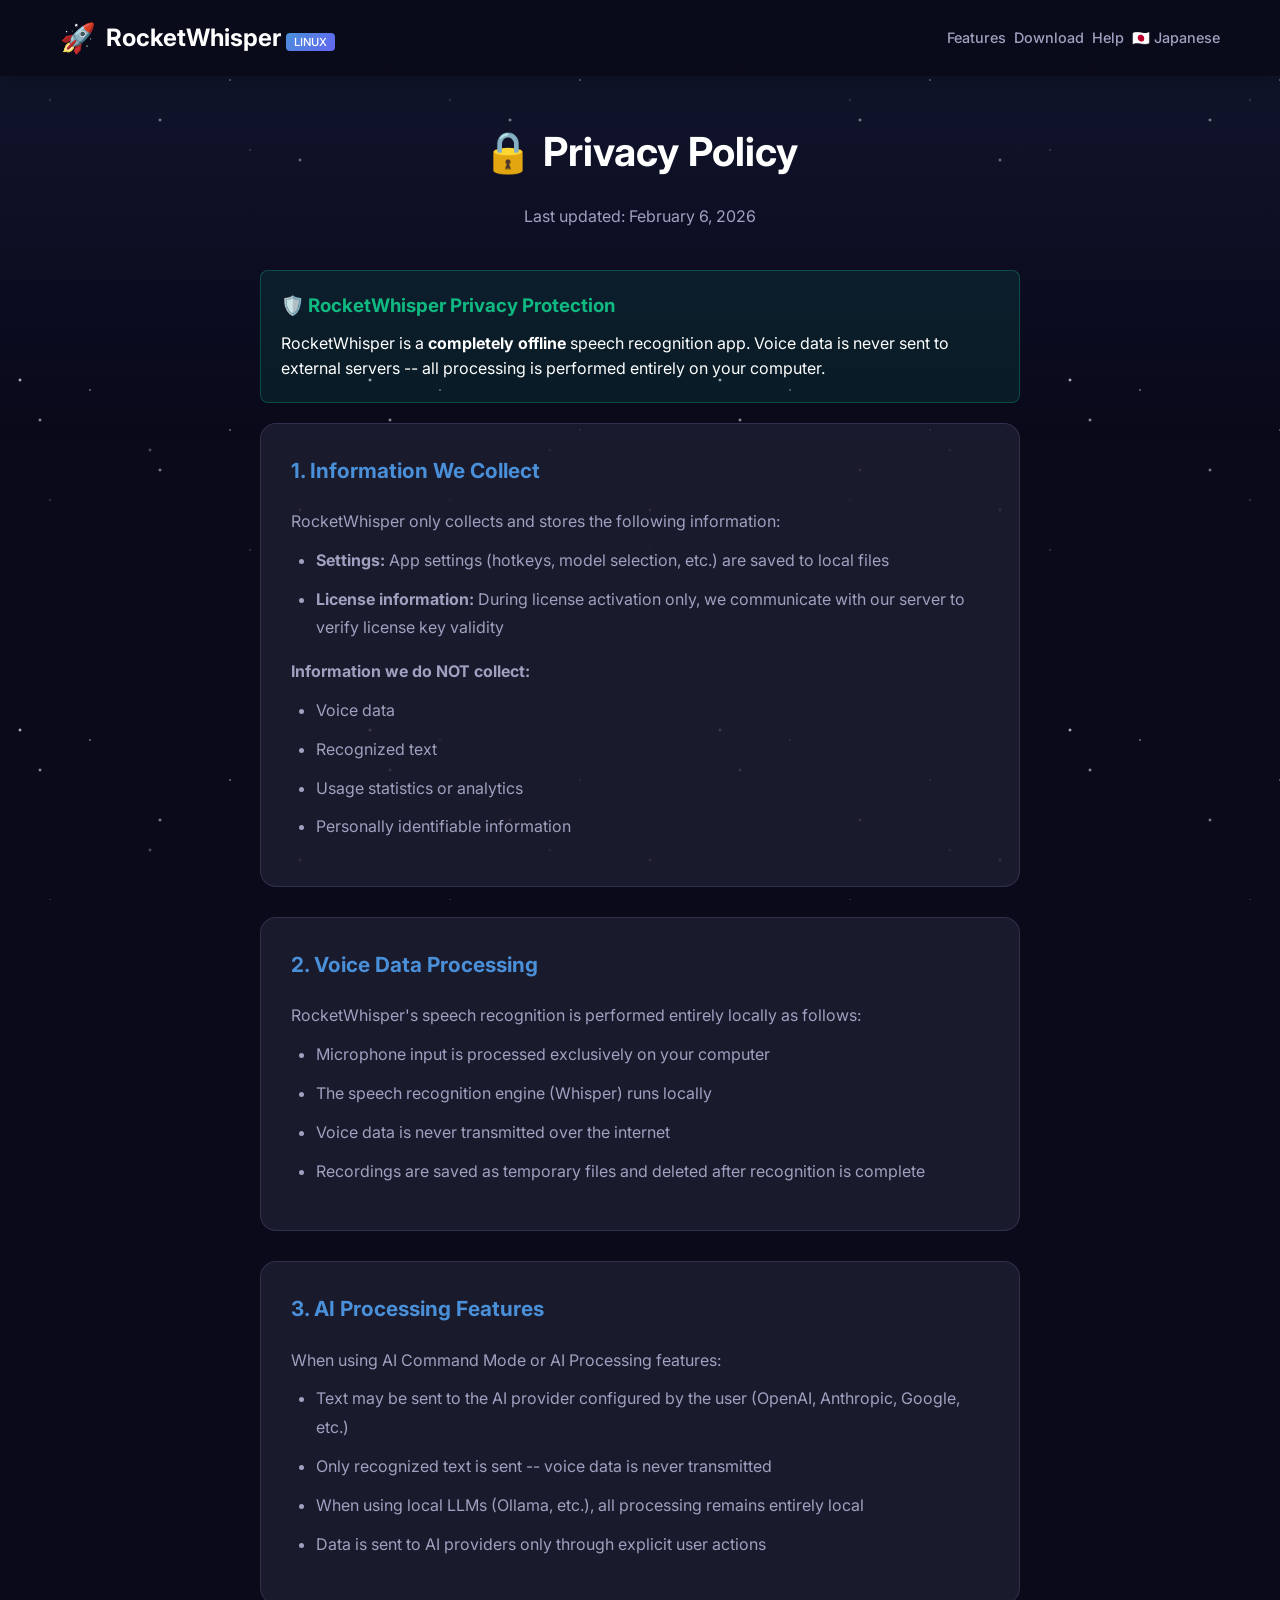
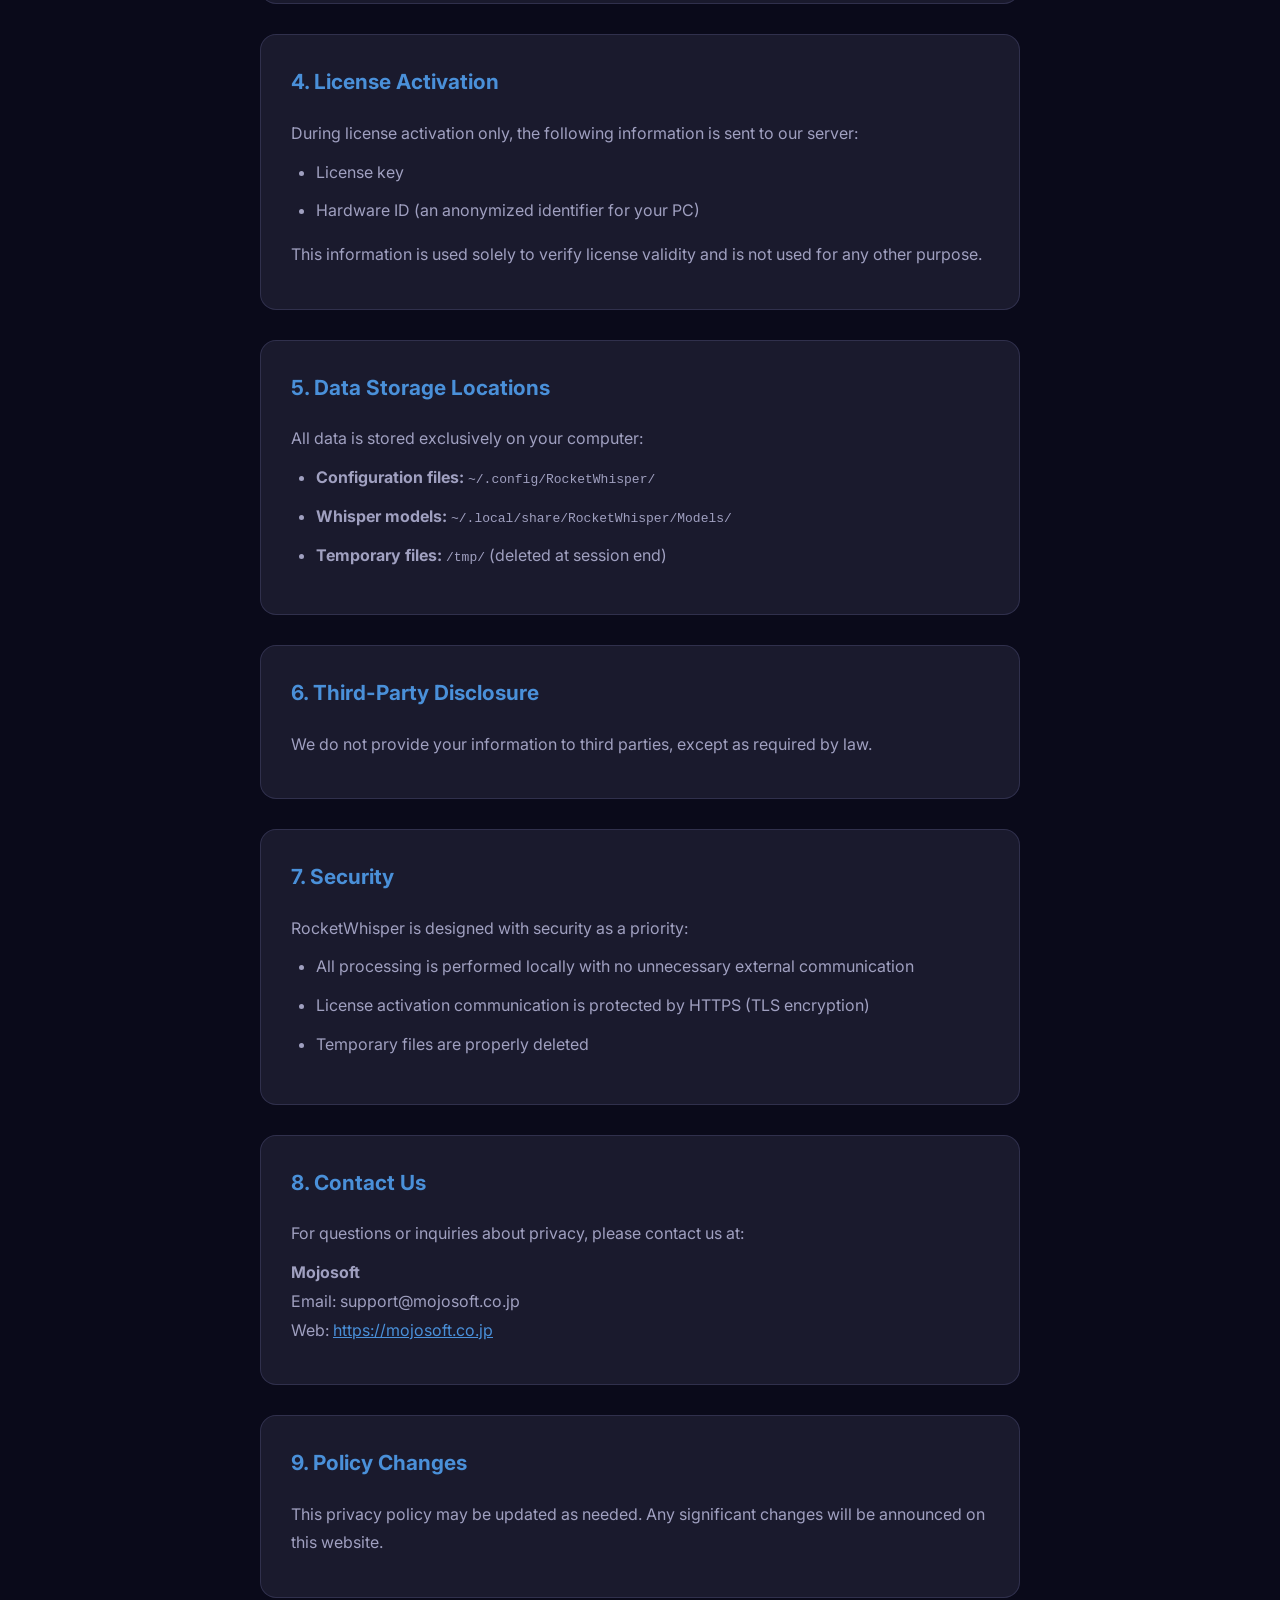
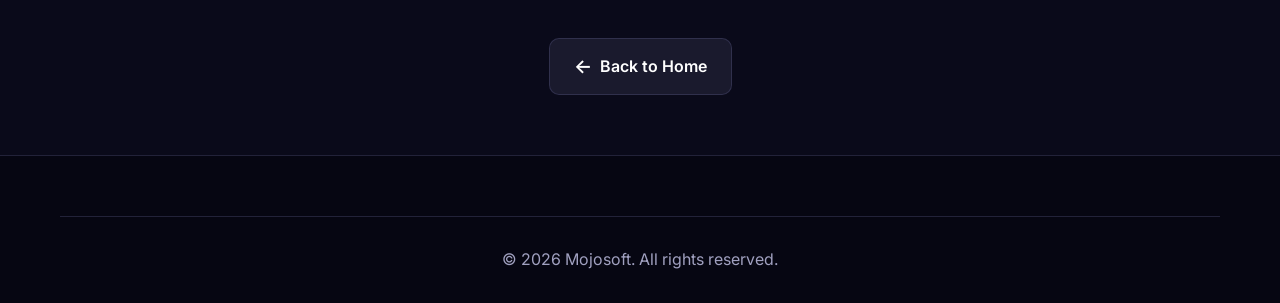
<file: en/privacy.html>
<!DOCTYPE html>
<html lang="en">
<head>
    <meta charset="UTF-8">
    
    <meta name="viewport" content="width=device-width, initial-scale=1.0">
    <meta name="robots" content="index, follow, max-image-preview:large">
    <meta name="description" content="RocketWhisper for Linux privacy policy. All audio processing is done locally — no data sent to external servers.">
    <meta name="keywords" content="RocketWhisper,Linux,privacy policy,data protection,local processing,offline,no cloud">
    <meta property="og:title" content="Privacy Policy - RocketWhisper for Linux | AI Speech Recognition">
    <meta property="og:description" content="RocketWhisper for Linux privacy policy. All audio processing is done locally — no data sent to external servers.">
    <meta property="og:type" content="website">
    <meta property="og:url" content="https://mojosoftjp.github.io/rocketwhisper-linux/en/privacy.html">
    <meta property="og:site_name" content="Mojosoft">
    
    
    
    <title>Privacy Policy - RocketWhisper for Linux | AI Speech Recognition</title>
    <link rel="icon" type="image/png" href="../images/favicon.png">
    <link rel="stylesheet" href="../css/style.css">
    <link rel="preconnect" href="https://fonts.googleapis.com">
    <link rel="preconnect" href="https://fonts.gstatic.com" crossorigin>
    <link href="https://fonts.googleapis.com/css2?family=Inter:wght@400;500;700;900&family=Noto+Sans+JP:wght@400;500;700;900&display=swap" rel="stylesheet">
    <style>
        body { font-family: 'Inter', 'Noto Sans JP', sans-serif; }
        .privacy-container {
            max-width: 800px;
            margin: 0 auto;
            padding: 120px 20px 60px;
        }
        .privacy-section {
            background: var(--bg-card);
            border: 1px solid var(--border-color);
            border-radius: 16px;
            padding: 30px;
            margin-bottom: 30px;
        }
        .privacy-section h2 {
            display: flex;
            align-items: center;
            gap: 10px;
            margin-bottom: 20px;
            font-size: 1.3rem;
            color: var(--primary-color);
        }
        .privacy-section p, .privacy-section li {
            color: var(--text-secondary);
            line-height: 1.8;
            margin-bottom: 10px;
        }
        .privacy-section ul {
            padding-left: 25px;
            margin-bottom: 15px;
        }
        .highlight-box {
            background: rgba(16, 185, 129, 0.1);
            border: 1px solid rgba(16, 185, 129, 0.3);
            border-radius: 8px;
            padding: 20px;
            margin: 20px 0;
        }
        .highlight-box h3 {
            color: var(--success-color);
            margin-bottom: 10px;
        }
        .update-date {
            text-align: center;
            color: var(--text-secondary);
            margin-bottom: 40px;
        }
    </style>
  <link rel="canonical" href="https://mojosoftjp.github.io/rocketwhisper-linux/en/privacy.html">
  <link rel="alternate" href="https://mojosoftjp.github.io/rocketwhisper-linux/privacy.html" hreflang="ja">
  <link rel="alternate" href="https://mojosoftjp.github.io/rocketwhisper-linux/en/privacy.html" hreflang="en">
  <meta property="og:locale" content="en_US">
  <meta name="twitter:title" content="Privacy Policy - RocketWhisper for Linux | AI Speech Recognition">
  <meta name="twitter:description" content="RocketWhisper for Linux privacy policy. All audio processing is done locally — no data sent to external servers.">
  <meta property="og:image" content="https://mojosoftjp.github.io/rocketwhisper-linux/images/favicon.png">
  <meta name="twitter:image" content="https://mojosoftjp.github.io/rocketwhisper-linux/images/favicon.png">
  <meta property="og:image:alt" content="Privacy Policy - RocketWhisper for Linux | AI Speech Recognition">
  <meta name="twitter:image:alt" content="Privacy Policy - RocketWhisper for Linux | AI Speech Recognition">
  <meta property="og:image:width" content="48">
  <meta property="og:image:height" content="48">
  <meta name="twitter:card" content="summary">
</head>
<body>
    <div class="stars"></div>
    <div class="stars2"></div>
    <div class="aurora"></div>

    <nav class="navbar scrolled">
        <div class="nav-container">
            <a href="index.html" class="nav-logo">
                <span class="logo-icon">🚀</span>
                <span class="logo-text">RocketWhisper <span class="linux-badge">Linux</span></span>
            </a>
            <ul class="nav-menu">
                <li><a href="index.html#features">Features</a></li>
                <li><a href="index.html#download">Download</a></li>
                <li><a href="help.html">Help</a></li>
                <li><a href="../privacy.html" onclick="sessionStorage.setItem('rw-lang','ja')">&#x1F1EF;&#x1F1F5; Japanese</a></li>
            </ul>
            <button class="nav-toggle">☰</button>
        </div>
    </nav>

    <div class="privacy-container">
        <h1 style="text-align: center; margin-bottom: 20px; font-size: 2.5rem;">
            <span style="margin-right: 10px;">🔒</span>Privacy Policy
        </h1>
        <p class="update-date">Last updated: February 6, 2026</p>

        <div class="highlight-box">
            <h3>🛡️ RocketWhisper Privacy Protection</h3>
            <p>RocketWhisper is a <strong>completely offline</strong> speech recognition app. Voice data is never sent to external servers -- all processing is performed entirely on your computer.</p>
        </div>

        <section class="privacy-section">
            <h2>1. Information We Collect</h2>
            <p>RocketWhisper only collects and stores the following information:</p>
            <ul>
                <li><strong>Settings:</strong> App settings (hotkeys, model selection, etc.) are saved to local files</li>
                <li><strong>License information:</strong> During license activation only, we communicate with our server to verify license key validity</li>
            </ul>
            <p><strong>Information we do NOT collect:</strong></p>
            <ul>
                <li>Voice data</li>
                <li>Recognized text</li>
                <li>Usage statistics or analytics</li>
                <li>Personally identifiable information</li>
            </ul>
        </section>

        <section class="privacy-section">
            <h2>2. Voice Data Processing</h2>
            <p>RocketWhisper's speech recognition is performed entirely locally as follows:</p>
            <ul>
                <li>Microphone input is processed exclusively on your computer</li>
                <li>The speech recognition engine (Whisper) runs locally</li>
                <li>Voice data is never transmitted over the internet</li>
                <li>Recordings are saved as temporary files and deleted after recognition is complete</li>
            </ul>
        </section>

        <section class="privacy-section">
            <h2>3. AI Processing Features</h2>
            <p>When using AI Command Mode or AI Processing features:</p>
            <ul>
                <li>Text may be sent to the AI provider configured by the user (OpenAI, Anthropic, Google, etc.)</li>
                <li>Only recognized text is sent -- voice data is never transmitted</li>
                <li>When using local LLMs (Ollama, etc.), all processing remains entirely local</li>
                <li>Data is sent to AI providers only through explicit user actions</li>
            </ul>
        </section>

        <section class="privacy-section">
            <h2>4. License Activation</h2>
            <p>During license activation only, the following information is sent to our server:</p>
            <ul>
                <li>License key</li>
                <li>Hardware ID (an anonymized identifier for your PC)</li>
            </ul>
            <p>This information is used solely to verify license validity and is not used for any other purpose.</p>
        </section>

        <section class="privacy-section">
            <h2>5. Data Storage Locations</h2>
            <p>All data is stored exclusively on your computer:</p>
            <ul>
                <li><strong>Configuration files:</strong> <code>~/.config/RocketWhisper/</code></li>
                <li><strong>Whisper models:</strong> <code>~/.local/share/RocketWhisper/Models/</code></li>
                <li><strong>Temporary files:</strong> <code>/tmp/</code> (deleted at session end)</li>
            </ul>
        </section>

        <section class="privacy-section">
            <h2>6. Third-Party Disclosure</h2>
            <p>We do not provide your information to third parties, except as required by law.</p>
        </section>

        <section class="privacy-section">
            <h2>7. Security</h2>
            <p>RocketWhisper is designed with security as a priority:</p>
            <ul>
                <li>All processing is performed locally with no unnecessary external communication</li>
                <li>License activation communication is protected by HTTPS (TLS encryption)</li>
                <li>Temporary files are properly deleted</li>
            </ul>
        </section>

        <section class="privacy-section">
            <h2>8. Contact Us</h2>
            <p>For questions or inquiries about privacy, please contact us at:</p>
            <p><strong>Mojosoft</strong><br>
            Email: support@mojosoft.co.jp<br>
            Web: <a href="https://mojosoft.co.jp" style="color: var(--primary-color);">https://mojosoft.co.jp</a></p>
        </section>

        <section class="privacy-section">
            <h2>9. Policy Changes</h2>
            <p>This privacy policy may be updated as needed. Any significant changes will be announced on this website.</p>
        </section>

        <div style="text-align: center; margin-top: 40px;">
            <a href="index.html" class="btn btn-secondary">
                <span class="btn-icon">←</span>
                Back to Home
            </a>
        </div>
    </div>

    <footer class="footer">
        <div class="container">
            <div class="footer-bottom">
                <p>&copy; 2026 Mojosoft. All rights reserved.</p>
            </div>
        </div>
    </footer>

    <script>
        document.querySelector('.nav-toggle').addEventListener('click', function() {
            document.querySelector('.nav-menu').classList.toggle('active');
        });
    </script>
</body>
</html>
</file>
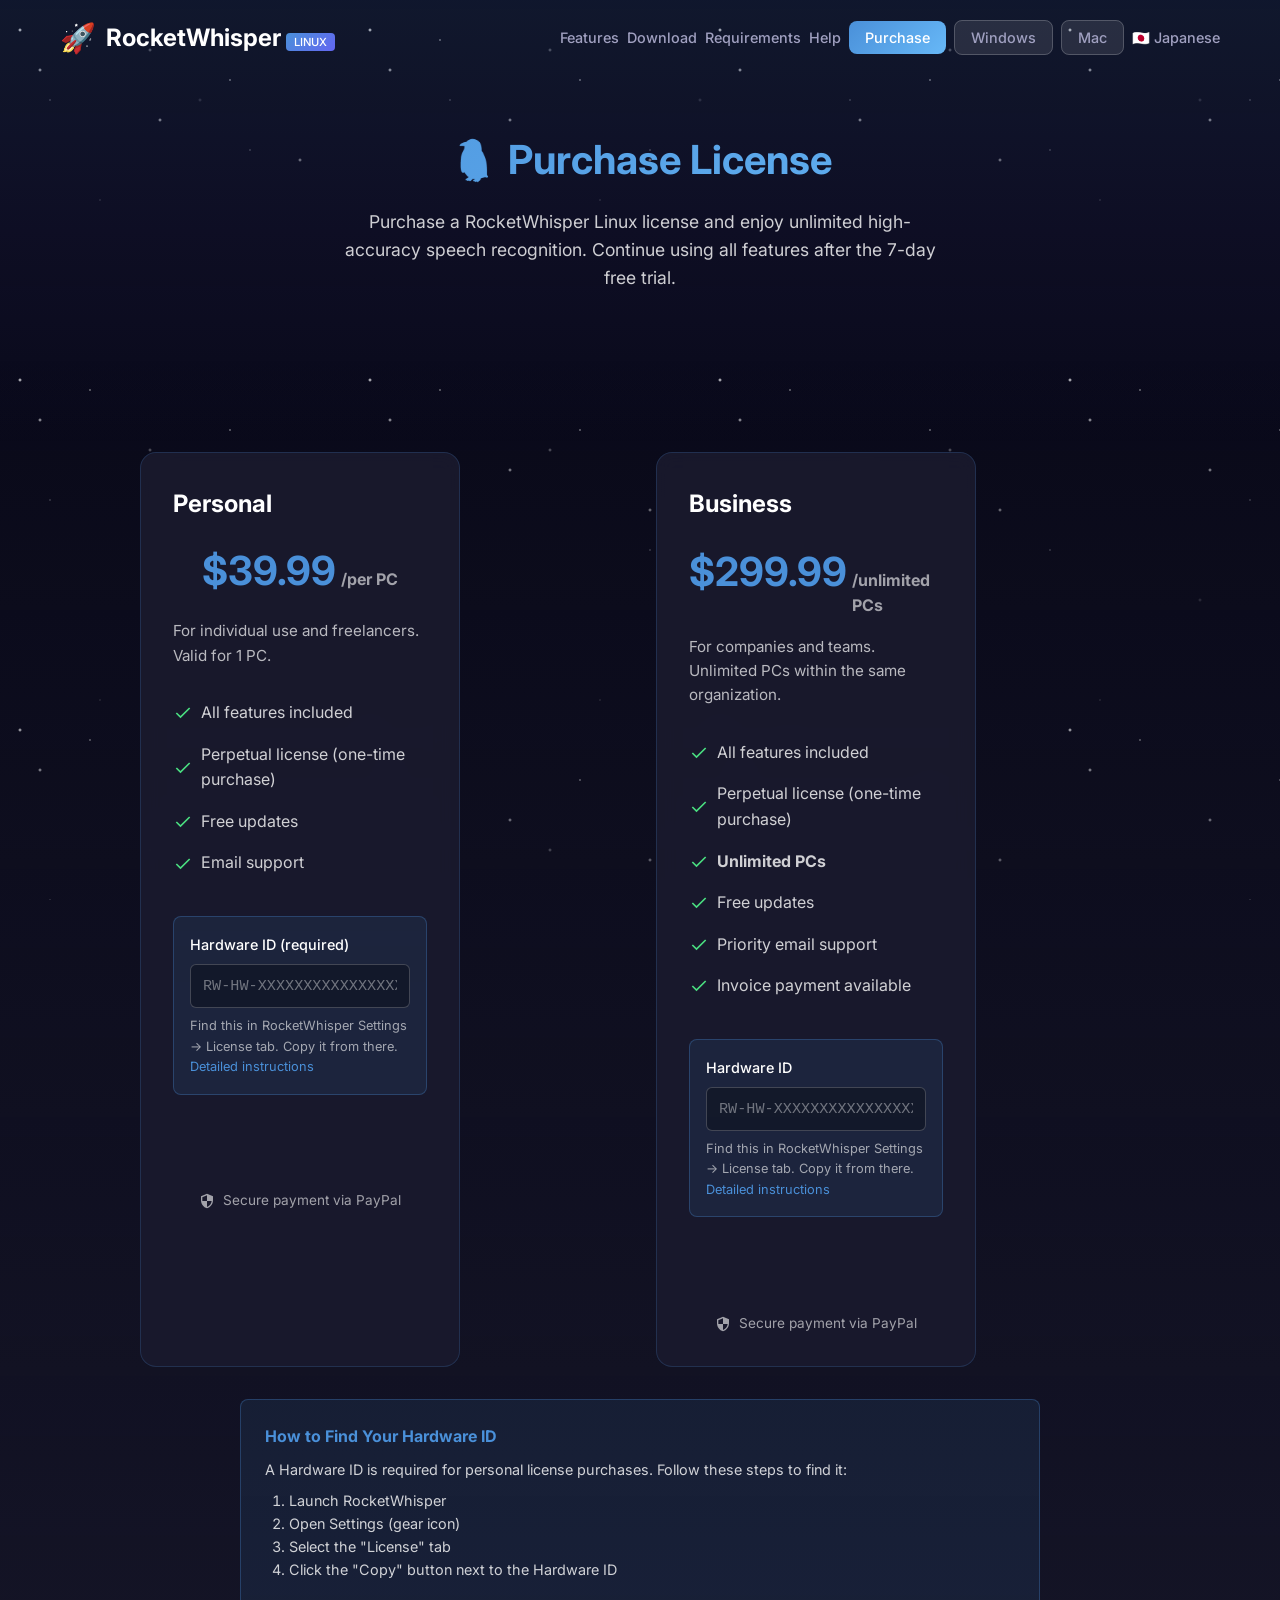
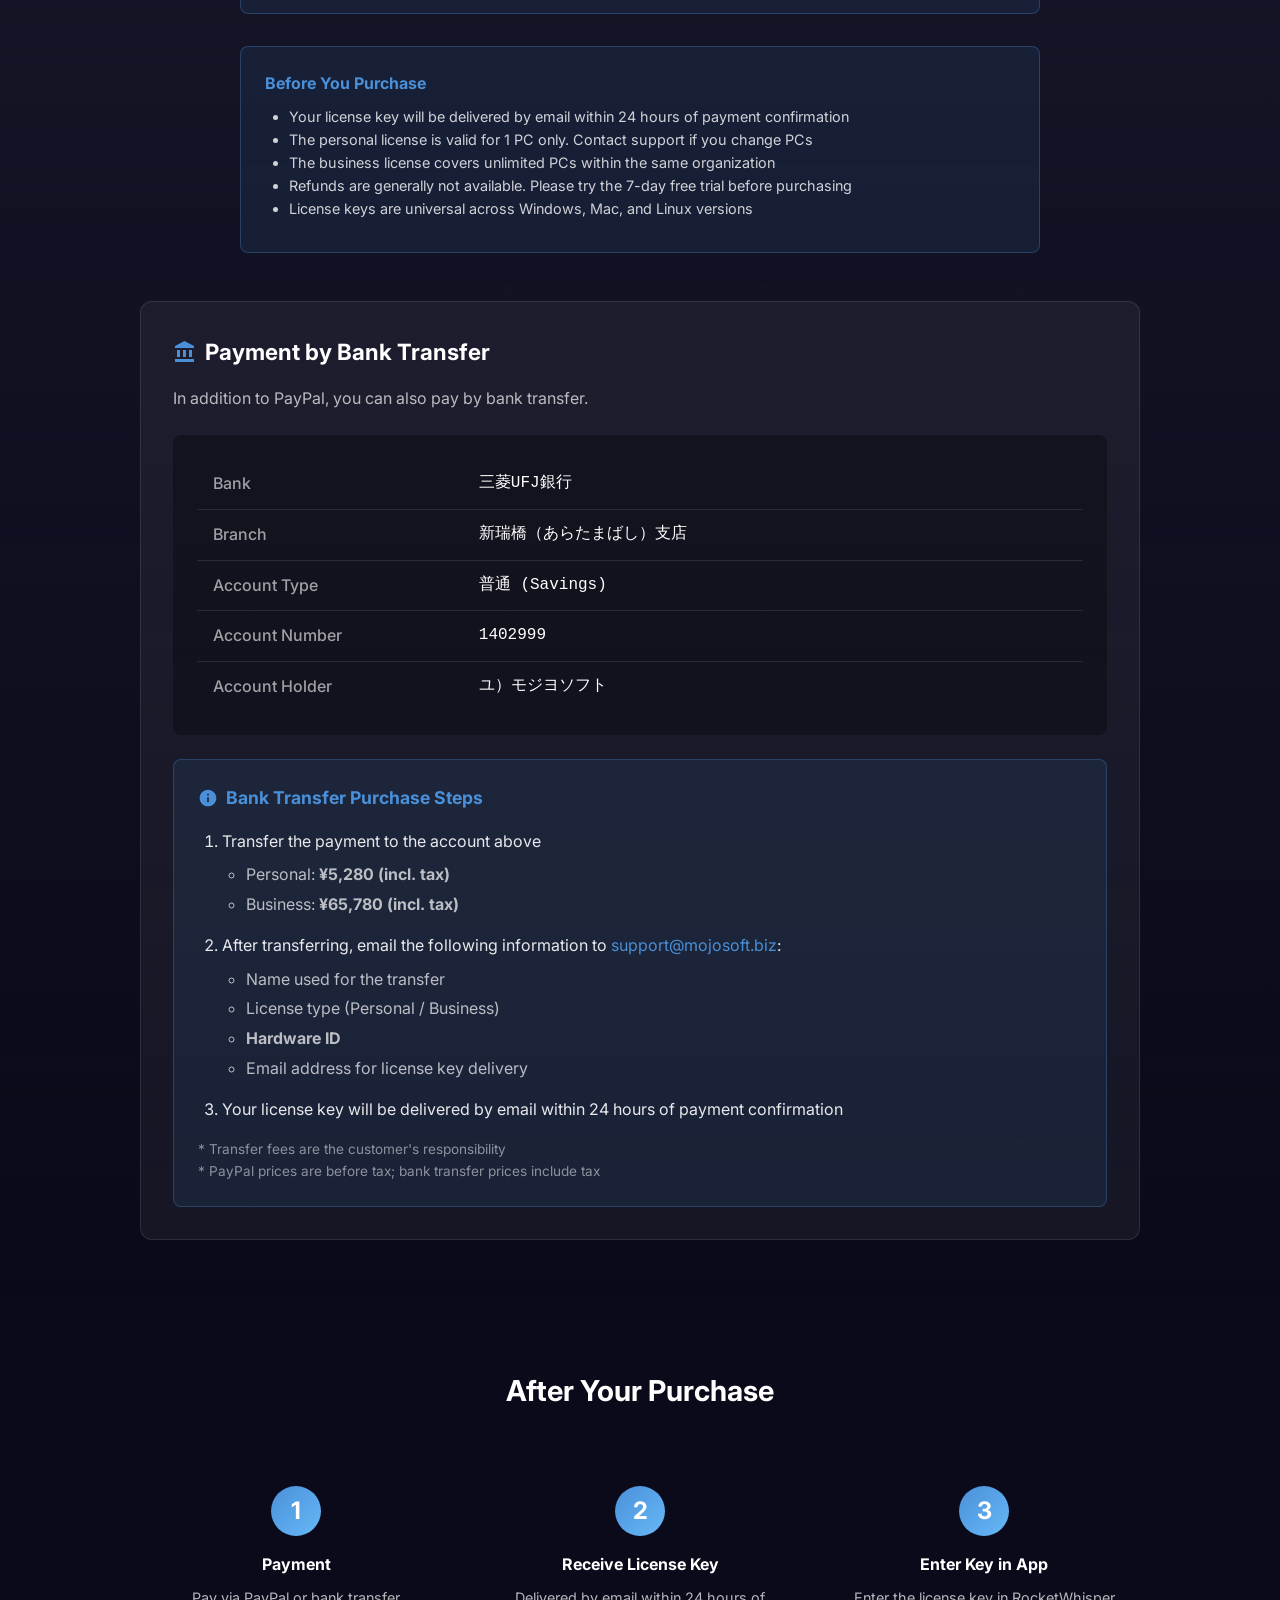
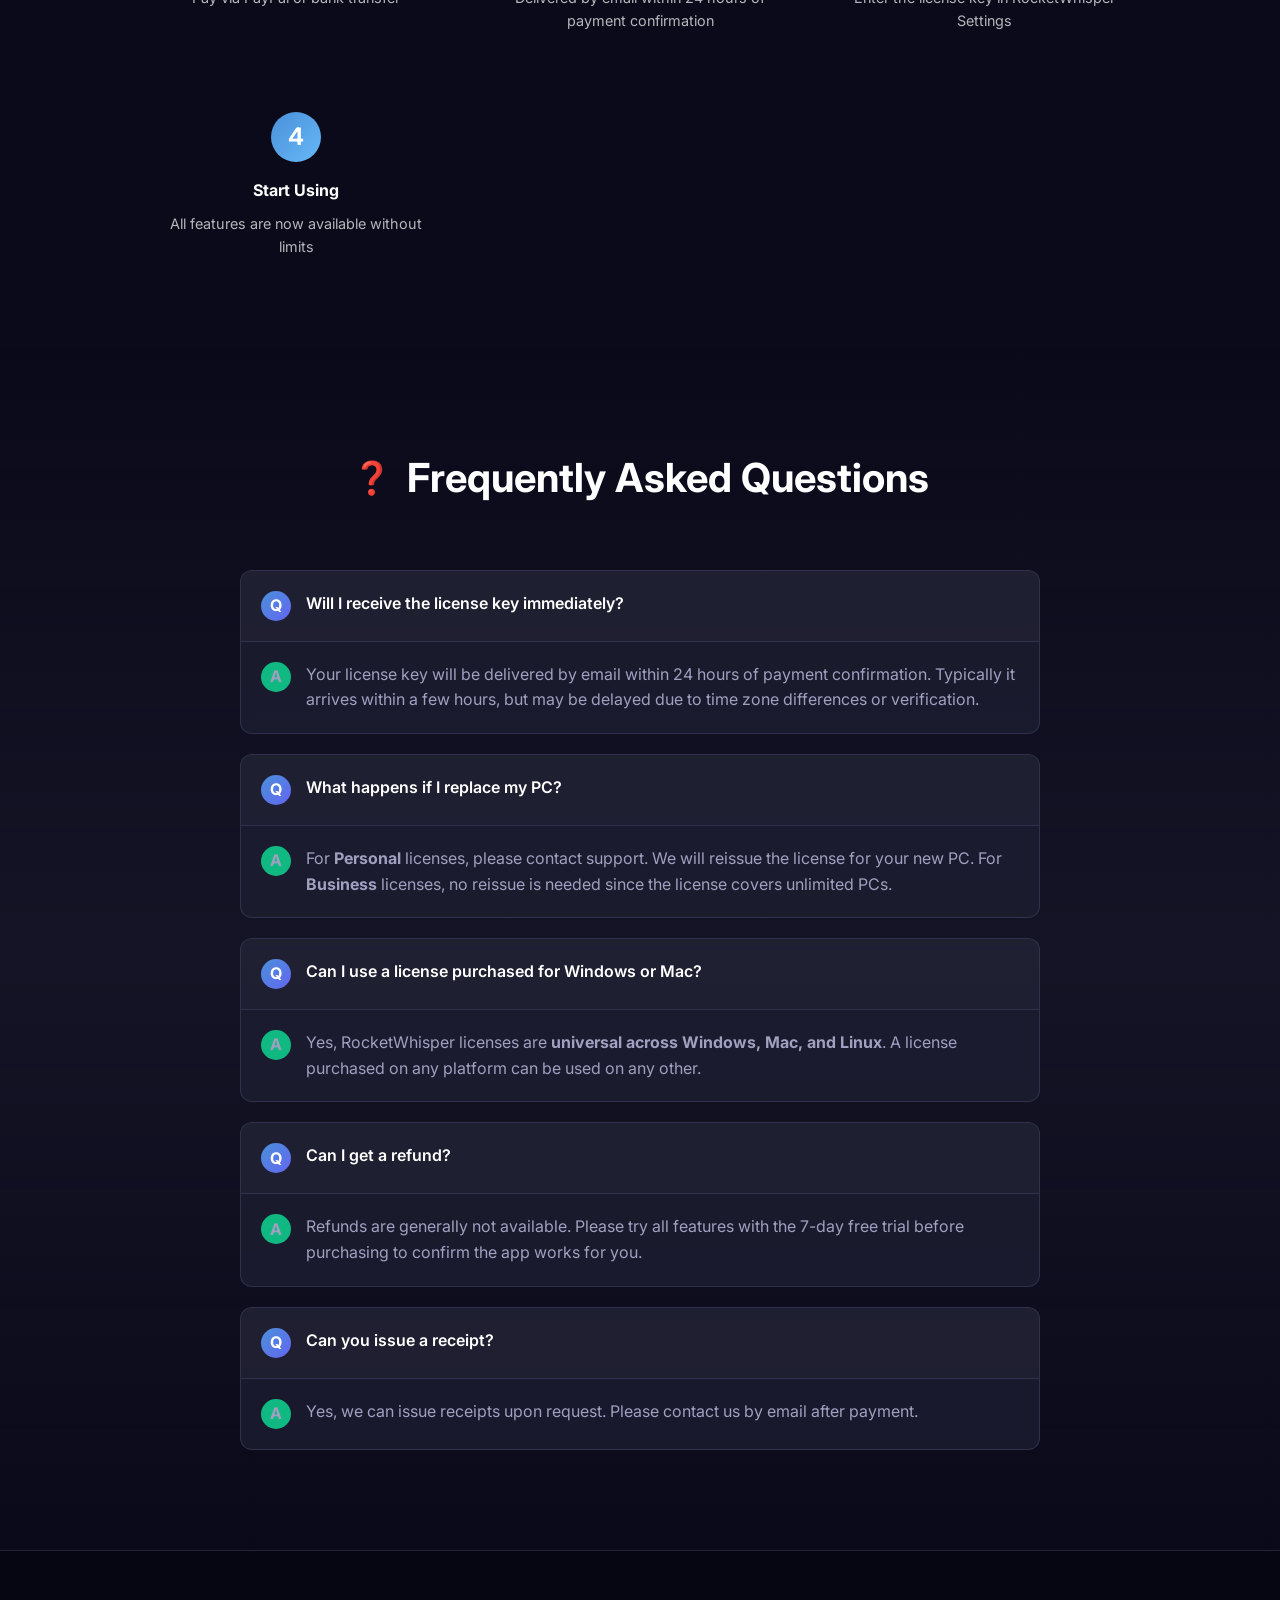
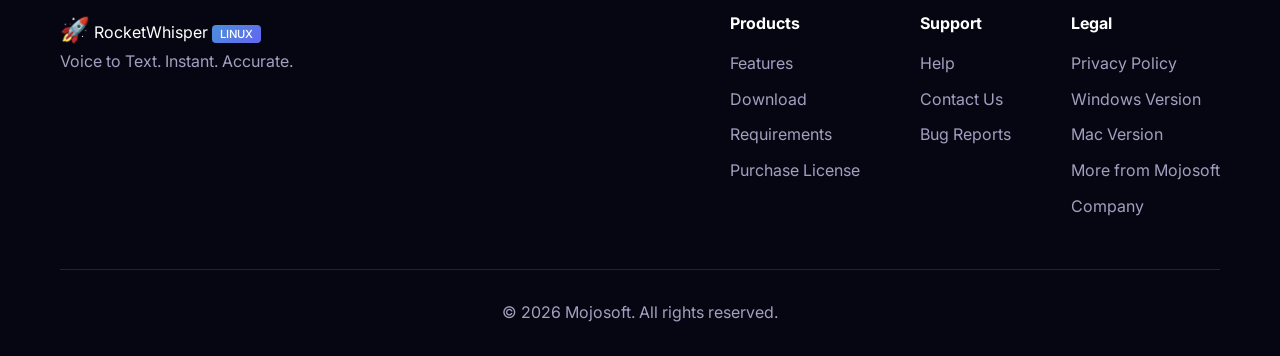
<file: en/purchase.html>
<!DOCTYPE html>
<html lang="en">
<head>
    <meta charset="UTF-8">
    
    <meta name="viewport" content="width=device-width, initial-scale=1.0">
    <meta name="description" content="Purchase a RocketWhisper Linux license - AI speech recognition app license purchase">
    <meta name="keywords" content="RocketWhisper,Linux,license,purchase,speech recognition,transcription,one-time purchase,no subscription">
    <meta property="og:title" content="Purchase License - RocketWhisper for Linux | AI Speech Recognition (One-Time)">
    <meta property="og:description" content="Purchase a RocketWhisper Linux license - AI speech recognition app license purchase">
    <meta property="og:type" content="website">
    <meta property="og:url" content="https://mojosoftjp.github.io/rocketwhisper-linux/en/purchase.html">
    <meta property="og:site_name" content="Mojosoft">
    <meta name="twitter:card" content="summary">
    
    
    
    <title>Purchase License - RocketWhisper for Linux | AI Speech Recognition (One-Time)</title>
    <link rel="icon" type="image/png" href="../images/favicon.png">
    <link rel="stylesheet" href="../css/style.css">
    <link rel="preconnect" href="https://fonts.googleapis.com">
    <link rel="preconnect" href="https://fonts.gstatic.com" crossorigin>
    <link href="https://fonts.googleapis.com/css2?family=Inter:wght@400;500;700;900&family=Noto+Sans+JP:wght@400;500;700;900&display=swap" rel="stylesheet">
    <style>
        body { font-family: 'Inter', 'Noto Sans JP', sans-serif; }
        /* Purchase page styles */
        .purchase-hero {
            padding: 8rem 2rem 4rem;
            text-align: center;
            position: relative;
            z-index: 1;
        }

        .purchase-hero h1 {
            font-size: 2.5rem;
            margin-bottom: 1rem;
            background: linear-gradient(135deg, #4A90D9, #67B8F7);
            -webkit-background-clip: text;
            -webkit-text-fill-color: transparent;
            background-clip: text;
        }

        .purchase-hero p {
            color: rgba(255, 255, 255, 0.8);
            font-size: 1.1rem;
            max-width: 600px;
            margin: 0 auto;
        }

        .pricing-section {
            padding: 4rem 2rem;
            position: relative;
            z-index: 1;
        }

        .pricing-container {
            max-width: 1000px;
            margin: 0 auto;
        }

        .pricing-grid {
            display: grid;
            grid-template-columns: repeat(auto-fit, minmax(320px, 1fr));
            gap: 2rem;
            margin-top: 2rem;
        }

        .pricing-card {
            background: rgba(26, 26, 46, 0.9);
            backdrop-filter: blur(10px);
            border-radius: 16px;
            padding: 2rem;
            border: 1px solid rgba(74, 144, 217, 0.2);
            transition: transform 0.3s ease, box-shadow 0.3s ease;
        }

        .pricing-card:hover {
            transform: translateY(-5px);
            box-shadow: 0 20px 40px rgba(74, 144, 217, 0.2);
        }

        .pricing-card.recommended {
            border: 2px solid #4A90D9;
            position: relative;
        }

        .pricing-card.recommended::before {
            content: "Recommended";
            position: absolute;
            top: -12px;
            left: 50%;
            transform: translateX(-50%);
            background: linear-gradient(135deg, #4A90D9, #67B8F7);
            color: white;
            padding: 4px 16px;
            border-radius: 20px;
            font-size: 0.85rem;
            font-weight: bold;
        }

        .pricing-card h3 {
            color: white;
            font-size: 1.5rem;
            margin-bottom: 0.5rem;
        }

        .pricing-card .price {
            font-size: 2.5rem;
            font-weight: bold;
            color: #4A90D9;
            margin: 1rem 0;
        }

        .pricing-card .price span {
            font-size: 1rem;
            color: rgba(255, 255, 255, 0.6);
        }

        .pricing-card .description {
            color: rgba(255, 255, 255, 0.7);
            margin-bottom: 1.5rem;
            font-size: 0.95rem;
        }

        .pricing-card ul {
            list-style: none;
            padding: 0;
            margin-bottom: 2rem;
        }

        .pricing-card ul li {
            color: rgba(255, 255, 255, 0.8);
            padding: 0.5rem 0;
            display: flex;
            align-items: center;
            gap: 0.5rem;
        }

        .pricing-card ul li svg {
            width: 20px;
            height: 20px;
            color: #4ADE80;
            flex-shrink: 0;
        }

        .paypal-button-container {
            min-height: 55px;
        }

        .payment-note {
            text-align: center;
            color: rgba(255, 255, 255, 0.6);
            font-size: 0.85rem;
            margin-top: 1rem;
        }

        .payment-note svg {
            width: 16px;
            height: 16px;
            vertical-align: middle;
            margin-right: 4px;
        }

        /* Hardware ID input */
        .hardware-id-section {
            margin-bottom: 1.5rem;
            padding: 1rem;
            background: rgba(74, 144, 217, 0.1);
            border: 1px solid rgba(74, 144, 217, 0.3);
            border-radius: 8px;
        }

        .hardware-id-section label {
            display: block;
            color: white;
            font-size: 0.9rem;
            margin-bottom: 0.5rem;
            font-weight: 500;
        }

        .hardware-id-section input {
            width: 100%;
            padding: 0.75rem;
            border: 1px solid rgba(255, 255, 255, 0.2);
            border-radius: 6px;
            background: rgba(0, 0, 0, 0.3);
            color: white;
            font-size: 0.95rem;
            font-family: 'Consolas', 'Monaco', monospace;
            box-sizing: border-box;
        }

        .hardware-id-section input:focus {
            outline: none;
            border-color: #4A90D9;
            box-shadow: 0 0 0 2px rgba(74, 144, 217, 0.2);
        }

        .hardware-id-section input::placeholder {
            color: rgba(255, 255, 255, 0.4);
        }

        .hardware-id-section .help-text {
            color: rgba(255, 255, 255, 0.6);
            font-size: 0.8rem;
            margin-top: 0.5rem;
        }

        .hardware-id-section .help-text a {
            color: #4A90D9;
            text-decoration: none;
        }

        .hardware-id-section .help-text a:hover {
            text-decoration: underline;
        }

        .hardware-id-error {
            color: #FF6B6B;
            font-size: 0.85rem;
            margin-top: 0.5rem;
            display: none;
        }

        /* Notice box */
        .notice-box {
            background: rgba(74, 144, 217, 0.1);
            border: 1px solid rgba(74, 144, 217, 0.3);
            border-radius: 8px;
            padding: 1.5rem;
            margin: 2rem auto;
            max-width: 800px;
        }

        .notice-box h4 {
            color: #4A90D9;
            margin-bottom: 0.5rem;
        }

        .notice-box p, .notice-box ul, .notice-box ol {
            color: rgba(255, 255, 255, 0.8);
            font-size: 0.9rem;
        }

        .notice-box ul, .notice-box ol {
            margin: 0.5rem 0;
            padding-left: 1.5rem;
        }

        /* Bank transfer section */
        .bank-transfer-section {
            margin-top: 3rem;
            padding: 2rem;
            background: rgba(255, 255, 255, 0.05);
            border: 1px solid rgba(255, 255, 255, 0.1);
            border-radius: 12px;
        }

        .bank-transfer-section h3 {
            color: white;
            font-size: 1.4rem;
            margin-bottom: 1rem;
            display: flex;
            align-items: center;
            gap: 0.5rem;
        }

        .bank-transfer-section h3 svg {
            color: #4A90D9;
        }

        .bank-description {
            color: rgba(255, 255, 255, 0.7);
            margin-bottom: 1.5rem;
        }

        .bank-info {
            background: rgba(0, 0, 0, 0.3);
            border-radius: 8px;
            padding: 1.5rem;
            margin-bottom: 1.5rem;
        }

        .bank-table {
            width: 100%;
            border-collapse: collapse;
        }

        .bank-table th,
        .bank-table td {
            padding: 0.75rem 1rem;
            text-align: left;
            border-bottom: 1px solid rgba(255, 255, 255, 0.1);
        }

        .bank-table th {
            color: rgba(255, 255, 255, 0.6);
            font-weight: 500;
            width: 30%;
        }

        .bank-table td {
            color: white;
            font-family: 'Consolas', 'Monaco', monospace;
        }

        .bank-table tr:last-child th,
        .bank-table tr:last-child td {
            border-bottom: none;
        }

        .bank-notice {
            background: rgba(74, 144, 217, 0.1);
            border: 1px solid rgba(74, 144, 217, 0.3);
            border-radius: 8px;
            padding: 1.5rem;
        }

        .bank-notice h4 {
            color: #4A90D9;
            font-size: 1.1rem;
            margin-bottom: 1rem;
            display: flex;
            align-items: center;
            gap: 0.5rem;
        }

        .bank-notice ol {
            color: rgba(255, 255, 255, 0.9);
            padding-left: 1.5rem;
            margin: 0;
        }

        .bank-notice ol li {
            margin-bottom: 1rem;
            line-height: 1.6;
        }

        .bank-notice ol li:last-child {
            margin-bottom: 0;
        }

        .bank-notice ol ul {
            margin-top: 0.5rem;
            padding-left: 1.5rem;
            color: rgba(255, 255, 255, 0.7);
        }

        .bank-notice ol ul li {
            margin-bottom: 0.25rem;
        }

        .bank-notice a {
            color: #4A90D9;
            text-decoration: none;
        }

        .bank-notice a:hover {
            text-decoration: underline;
        }

        .bank-note {
            color: rgba(255, 255, 255, 0.5);
            font-size: 0.85rem;
            margin-top: 1rem;
            margin-bottom: 0;
        }

        /* Success modal */
        .success-modal-overlay {
            display: none;
            position: fixed;
            top: 0;
            left: 0;
            width: 100%;
            height: 100%;
            background: rgba(0, 0, 0, 0.85);
            z-index: 10000;
            justify-content: center;
            align-items: center;
            padding: 1rem;
            box-sizing: border-box;
        }

        .success-modal-overlay.active {
            display: flex;
        }

        .success-modal {
            background: linear-gradient(135deg, #1a1a2e 0%, #16213e 50%, #0f3460 100%);
            border-radius: 16px;
            padding: 2.5rem;
            max-width: 500px;
            width: 100%;
            text-align: center;
            box-shadow: 0 20px 60px rgba(0, 0, 0, 0.5);
            animation: modalSlideIn 0.3s ease-out;
        }

        @keyframes modalSlideIn {
            from {
                opacity: 0;
                transform: translateY(-20px) scale(0.95);
            }
            to {
                opacity: 1;
                transform: translateY(0) scale(1);
            }
        }

        .success-icon {
            width: 80px;
            height: 80px;
            background: linear-gradient(135deg, #4ADE80, #22C55E);
            border-radius: 50%;
            display: flex;
            align-items: center;
            justify-content: center;
            margin: 0 auto 1.5rem;
            animation: successPop 0.5s ease-out 0.2s both;
        }

        @keyframes successPop {
            0% { transform: scale(0); }
            50% { transform: scale(1.2); }
            100% { transform: scale(1); }
        }

        .success-icon svg {
            width: 40px;
            height: 40px;
            color: white;
        }

        .success-modal h2 {
            color: white;
            font-size: 1.8rem;
            margin-bottom: 0.5rem;
        }

        .success-modal .success-subtitle {
            color: #4ADE80;
            font-size: 1rem;
            margin-bottom: 1.5rem;
        }

        .success-details {
            background: rgba(0, 0, 0, 0.3);
            border-radius: 12px;
            padding: 1.5rem;
            margin-bottom: 1.5rem;
            text-align: left;
        }

        .success-details .detail-row {
            display: flex;
            justify-content: space-between;
            padding: 0.75rem 0;
            border-bottom: 1px solid rgba(255, 255, 255, 0.1);
        }

        .success-details .detail-row:last-child {
            border-bottom: none;
        }

        .success-details .detail-label {
            color: rgba(255, 255, 255, 0.6);
            font-size: 0.9rem;
        }

        .success-details .detail-value {
            color: white;
            font-weight: 500;
            font-size: 0.9rem;
            word-break: break-all;
        }

        .success-next-steps {
            background: rgba(74, 144, 217, 0.15);
            border: 1px solid rgba(74, 144, 217, 0.3);
            border-radius: 12px;
            padding: 1.25rem;
            margin-bottom: 1.5rem;
        }

        .success-next-steps h4 {
            color: #4A90D9;
            font-size: 1rem;
            margin-bottom: 0.75rem;
            display: flex;
            align-items: center;
            justify-content: center;
            gap: 0.5rem;
        }

        .success-next-steps p {
            color: rgba(255, 255, 255, 0.9);
            font-size: 0.9rem;
            line-height: 1.6;
            margin: 0;
        }

        .success-close-btn {
            background: linear-gradient(135deg, #4A90D9, #67B8F7);
            color: white;
            border: none;
            padding: 1rem 2.5rem;
            border-radius: 8px;
            font-size: 1rem;
            font-weight: 600;
            cursor: pointer;
            transition: transform 0.2s, box-shadow 0.2s;
        }

        .success-close-btn:hover {
            transform: translateY(-2px);
            box-shadow: 0 8px 20px rgba(74, 144, 217, 0.4);
        }

        /* Post-purchase flow section */
        .process-section {
            padding: 4rem 2rem;
            position: relative;
            z-index: 1;
        }

        .process-section h2 {
            text-align: center;
            color: white;
            font-size: 1.8rem;
            margin-bottom: 3rem;
        }

        .process-steps {
            display: grid;
            grid-template-columns: repeat(auto-fit, minmax(250px, 1fr));
            gap: 2rem;
            max-width: 1000px;
            margin: 0 auto;
        }

        .process-step {
            text-align: center;
            padding: 1.5rem;
        }

        .process-step .step-number {
            width: 50px;
            height: 50px;
            background: linear-gradient(135deg, #4A90D9, #67B8F7);
            border-radius: 50%;
            display: flex;
            align-items: center;
            justify-content: center;
            color: white;
            font-size: 1.5rem;
            font-weight: bold;
            margin: 0 auto 1rem;
        }

        .process-step h4 {
            color: white;
            margin-bottom: 0.5rem;
        }

        .process-step p {
            color: rgba(255, 255, 255, 0.7);
            font-size: 0.9rem;
        }


        /* Linux: Purchase link nav style */
        .nav-menu li a.nav-btn-purchase {
            background: linear-gradient(135deg, #4A90D9, #67B8F7);
            color: white;
            padding: 8px 16px;
            border-radius: 8px;
            font-weight: 500;
        }

        .nav-menu li a.nav-btn-purchase:hover {
            transform: translateY(-2px);
            box-shadow: 0 4px 15px rgba(74, 144, 217, 0.4);
        }
    </style>
  <link rel="canonical" href="https://mojosoftjp.github.io/rocketwhisper-linux/en/purchase.html">
  <link rel="alternate" href="https://mojosoftjp.github.io/rocketwhisper-linux/purchase.html" hreflang="ja">
  <link rel="alternate" href="https://mojosoftjp.github.io/rocketwhisper-linux/en/purchase.html" hreflang="en">
  <meta name="robots" content="index, follow, max-image-preview:large">
  <meta property="og:locale" content="en_US">
  <meta name="twitter:title" content="Purchase License - RocketWhisper for Linux | AI Speech Recognition (One-Time)">
  <meta name="twitter:description" content="Purchase a RocketWhisper Linux license - AI speech recognition app license purchase">
  <meta property="og:image" content="https://mojosoftjp.github.io/rocketwhisper-linux/images/favicon.png">
  <meta name="twitter:image" content="https://mojosoftjp.github.io/rocketwhisper-linux/images/favicon.png">
  <meta property="og:image:alt" content="Purchase License - RocketWhisper for Linux | AI Speech Recognition (One-Time)">
  <meta name="twitter:image:alt" content="Purchase License - RocketWhisper for Linux | AI Speech Recognition (One-Time)">
  <meta property="og:image:width" content="48">
  <meta property="og:image:height" content="48">
</head>
<body>
    <!-- Space Background Effects -->
    <div class="stars"></div>
    <div class="stars2"></div>
    <div class="stars3"></div>
    <div class="shooting-stars">
        <div class="shooting-star"></div>
        <div class="shooting-star"></div>
        <div class="shooting-star"></div>
    </div>
    <div class="aurora"></div>

    <!-- Navigation -->
    <nav class="navbar">
        <div class="nav-container">
            <a href="index.html" class="nav-logo">
                <span class="logo-icon">🚀</span>
                <span class="logo-text">RocketWhisper <span class="linux-badge">Linux</span></span>
            </a>
            <ul class="nav-menu">
                <li><a href="index.html#features">Features</a></li>
                <li><a href="index.html#download">Download</a></li>
                <li><a href="index.html#specs">Requirements</a></li>
                <li><a href="help.html">Help</a></li>
                <li><a href="purchase.html" class="nav-btn-purchase">Purchase</a></li>
                <li><a href="https://mojosoftjp.github.io/rocketwhisper/en/" class="nav-btn-windows">Windows</a></li>
                <li><a href="https://mojosoftjp.github.io/rocketwhisper-mac/en/" class="nav-btn-windows">Mac</a></li>
                <li><a href="../purchase.html" onclick="sessionStorage.setItem('rw-lang','ja')">&#x1F1EF;&#x1F1F5; Japanese</a></li>
            </ul>
            <button class="nav-toggle">☰</button>
        </div>
    </nav>

    <!-- Hero Section -->
    <section class="purchase-hero">
        <h1>🐧 Purchase License</h1>
        <p>Purchase a RocketWhisper Linux license and enjoy unlimited high-accuracy speech recognition. Continue using all features after the 7-day free trial.</p>
    </section>

    <!-- Pricing Section -->
    <section class="pricing-section">
        <div class="pricing-container">
            <div class="pricing-grid">
                <!-- Personal -->
                <div class="pricing-card">
                    <h3>Personal</h3>
                    <div class="price">$39.99<span>/per PC</span></div>
                    <p class="description">For individual use and freelancers. Valid for 1 PC.</p>
                    <ul>
                        <li>
                            <svg viewBox="0 0 24 24" fill="none" stroke="currentColor" stroke-width="2">
                                <polyline points="20 6 9 17 4 12"></polyline>
                            </svg>
                            All features included
                        </li>
                        <li>
                            <svg viewBox="0 0 24 24" fill="none" stroke="currentColor" stroke-width="2">
                                <polyline points="20 6 9 17 4 12"></polyline>
                            </svg>
                            Perpetual license (one-time purchase)
                        </li>
                        <li>
                            <svg viewBox="0 0 24 24" fill="none" stroke="currentColor" stroke-width="2">
                                <polyline points="20 6 9 17 4 12"></polyline>
                            </svg>
                            Free updates
                        </li>
                        <li>
                            <svg viewBox="0 0 24 24" fill="none" stroke="currentColor" stroke-width="2">
                                <polyline points="20 6 9 17 4 12"></polyline>
                            </svg>
                            Email support
                        </li>
                    </ul>
                    <!-- Hardware ID input (required for personal license - 1 PC only) -->
                    <div class="hardware-id-section">
                        <label for="hardware-id-input">Hardware ID (required)</label>
                        <input type="text" id="hardware-id-input" placeholder="RW-HW-XXXXXXXXXXXXXXXX" maxlength="24">
                        <p class="help-text">
                            Find this in RocketWhisper Settings &rarr; License tab. Copy it from there.
                            <a href="#hardware-id-guide">Detailed instructions</a>
                        </p>
                        <p id="hardware-id-error" class="hardware-id-error">Please enter your Hardware ID</p>
                    </div>
                    <div id="paypal-button-personal" class="paypal-button-container"></div>
                    <p class="payment-note">
                        <svg viewBox="0 0 24 24" fill="currentColor">
                            <path d="M12 1L3 5v6c0 5.55 3.84 10.74 9 12 5.16-1.26 9-6.45 9-12V5l-9-4zm0 10.99h7c-.53 4.12-3.28 7.79-7 8.94V12H5V6.3l7-3.11v8.8z"/>
                        </svg>
                        Secure payment via PayPal
                    </p>
                </div>

                <!-- Business -->
                <div class="pricing-card">
                    <h3>Business</h3>
                    <div class="price">$299.99<span>/unlimited PCs</span></div>
                    <p class="description">For companies and teams. Unlimited PCs within the same organization.</p>
                    <ul>
                        <li>
                            <svg viewBox="0 0 24 24" fill="none" stroke="currentColor" stroke-width="2">
                                <polyline points="20 6 9 17 4 12"></polyline>
                            </svg>
                            All features included
                        </li>
                        <li>
                            <svg viewBox="0 0 24 24" fill="none" stroke="currentColor" stroke-width="2">
                                <polyline points="20 6 9 17 4 12"></polyline>
                            </svg>
                            Perpetual license (one-time purchase)
                        </li>
                        <li>
                            <svg viewBox="0 0 24 24" fill="none" stroke="currentColor" stroke-width="2">
                                <polyline points="20 6 9 17 4 12"></polyline>
                            </svg>
                            <strong>Unlimited PCs</strong>
                        </li>
                        <li>
                            <svg viewBox="0 0 24 24" fill="none" stroke="currentColor" stroke-width="2">
                                <polyline points="20 6 9 17 4 12"></polyline>
                            </svg>
                            Free updates
                        </li>
                        <li>
                            <svg viewBox="0 0 24 24" fill="none" stroke="currentColor" stroke-width="2">
                                <polyline points="20 6 9 17 4 12"></polyline>
                            </svg>
                            Priority email support
                        </li>
                        <li>
                            <svg viewBox="0 0 24 24" fill="none" stroke="currentColor" stroke-width="2">
                                <polyline points="20 6 9 17 4 12"></polyline>
                            </svg>
                            Invoice payment available
                        </li>
                    </ul>
                    <!-- Hardware ID input (Business) -->
                    <div class="hardware-id-section">
                        <label for="hardware-id-input-business">Hardware ID</label>
                        <input type="text" id="hardware-id-input-business" placeholder="RW-HW-XXXXXXXXXXXXXXXX" maxlength="24">
                        <p class="help-text">
                            Find this in RocketWhisper Settings &rarr; License tab. Copy it from there.
                            <a href="#hardware-id-guide">Detailed instructions</a>
                        </p>
                    </div>
                    <div id="paypal-button-business" class="paypal-button-container"></div>
                    <p class="payment-note">
                        <svg viewBox="0 0 24 24" fill="currentColor">
                            <path d="M12 1L3 5v6c0 5.55 3.84 10.74 9 12 5.16-1.26 9-6.45 9-12V5l-9-4zm0 10.99h7c-.53 4.12-3.28 7.79-7 8.94V12H5V6.3l7-3.11v8.8z"/>
                        </svg>
                        Secure payment via PayPal
                    </p>
                </div>
            </div>

            <div class="notice-box" id="hardware-id-guide">
                <h4>How to Find Your Hardware ID</h4>
                <p>A Hardware ID is required for personal license purchases. Follow these steps to find it:</p>
                <ol>
                    <li>Launch RocketWhisper</li>
                    <li>Open Settings (gear icon)</li>
                    <li>Select the "License" tab</li>
                    <li>Click the "Copy" button next to the Hardware ID</li>
                </ol>
            </div>

            <div class="notice-box">
                <h4>Before You Purchase</h4>
                <ul>
                    <li>Your license key will be delivered by email within 24 hours of payment confirmation</li>
                    <li>The personal license is valid for 1 PC only. Contact support if you change PCs</li>
                    <li>The business license covers unlimited PCs within the same organization</li>
                    <li>Refunds are generally not available. Please try the 7-day free trial before purchasing</li>
                    <li>License keys are universal across Windows, Mac, and Linux versions</li>
                </ul>
            </div>

            <!-- Bank Transfer -->
            <div class="bank-transfer-section">
                <h3>
                    <svg viewBox="0 0 24 24" fill="currentColor" width="24" height="24">
                        <path d="M4 10v7h3v-7H4zm6 0v7h3v-7h-3zM2 22h19v-3H2v3zm14-12v7h3v-7h-3zm-4.5-9L2 6v2h19V6l-9.5-5z"/>
                    </svg>
                    Payment by Bank Transfer
                </h3>
                <p class="bank-description">In addition to PayPal, you can also pay by bank transfer.</p>

                <div class="bank-info">
                    <table class="bank-table">
                        <tr>
                            <th>Bank</th>
                            <td>三菱UFJ銀行</td>
                        </tr>
                        <tr>
                            <th>Branch</th>
                            <td>新瑞橋（あらたまばし）支店</td>
                        </tr>
                        <tr>
                            <th>Account Type</th>
                            <td>普通 (Savings)</td>
                        </tr>
                        <tr>
                            <th>Account Number</th>
                            <td>1402999</td>
                        </tr>
                        <tr>
                            <th>Account Holder</th>
                            <td>ユ）モジヨソフト</td>
                        </tr>
                    </table>
                </div>

                <div class="bank-notice">
                    <h4>
                        <svg viewBox="0 0 24 24" fill="currentColor" width="20" height="20">
                            <path d="M12 2C6.48 2 2 6.48 2 12s4.48 10 10 10 10-4.48 10-10S17.52 2 12 2zm1 15h-2v-6h2v6zm0-8h-2V7h2v2z"/>
                        </svg>
                        Bank Transfer Purchase Steps
                    </h4>
                    <ol>
                        <li>Transfer the payment to the account above
                            <ul>
                                <li>Personal: <strong>¥5,280 (incl. tax)</strong></li>
                                <li>Business: <strong>¥65,780 (incl. tax)</strong></li>
                            </ul>
                        </li>
                        <li>After transferring, email the following information to <a href="mailto:support@mojosoft.biz?subject=RocketWhisper%20Linux%20Bank%20Transfer%20License%20Request">support@mojosoft.biz</a>:
                            <ul>
                                <li>Name used for the transfer</li>
                                <li>License type (Personal / Business)</li>
                                <li><strong>Hardware ID</strong></li>
                                <li>Email address for license key delivery</li>
                            </ul>
                        </li>
                        <li>Your license key will be delivered by email within 24 hours of payment confirmation</li>
                    </ol>
                    <p class="bank-note">* Transfer fees are the customer's responsibility<br>* PayPal prices are before tax; bank transfer prices include tax</p>
                </div>
            </div>
        </div>
    </section>

    <!-- Post-Purchase Flow -->
    <section class="process-section">
        <h2>After Your Purchase</h2>
        <div class="process-steps">
            <div class="process-step">
                <div class="step-number">1</div>
                <h4>Payment</h4>
                <p>Pay via PayPal or bank transfer</p>
            </div>
            <div class="process-step">
                <div class="step-number">2</div>
                <h4>Receive License Key</h4>
                <p>Delivered by email within 24 hours of payment confirmation</p>
            </div>
            <div class="process-step">
                <div class="step-number">3</div>
                <h4>Enter Key in App</h4>
                <p>Enter the license key in RocketWhisper Settings</p>
            </div>
            <div class="process-step">
                <div class="step-number">4</div>
                <h4>Start Using</h4>
                <p>All features are now available without limits</p>
            </div>
        </div>
    </section>

    <!-- FAQ -->
    <section class="faq-section purchase-faq">
        <div class="container">
            <h2 class="section-title">
                <span class="title-icon">❓</span>
                Frequently Asked Questions
            </h2>
            <div class="faq-list">
                <div class="faq-item">
                    <div class="faq-question">
                        <span class="faq-icon">Q</span>
                        <span>Will I receive the license key immediately?</span>
                    </div>
                    <div class="faq-answer">
                        <span class="faq-icon">A</span>
                        <span>Your license key will be delivered by email within 24 hours of payment confirmation. Typically it arrives within a few hours, but may be delayed due to time zone differences or verification.</span>
                    </div>
                </div>
                <div class="faq-item">
                    <div class="faq-question">
                        <span class="faq-icon">Q</span>
                        <span>What happens if I replace my PC?</span>
                    </div>
                    <div class="faq-answer">
                        <span class="faq-icon">A</span>
                        <span>For <strong>Personal</strong> licenses, please contact support. We will reissue the license for your new PC. For <strong>Business</strong> licenses, no reissue is needed since the license covers unlimited PCs.</span>
                    </div>
                </div>
                <div class="faq-item">
                    <div class="faq-question">
                        <span class="faq-icon">Q</span>
                        <span>Can I use a license purchased for Windows or Mac?</span>
                    </div>
                    <div class="faq-answer">
                        <span class="faq-icon">A</span>
                        <span>Yes, RocketWhisper licenses are <strong>universal across Windows, Mac, and Linux</strong>. A license purchased on any platform can be used on any other.</span>
                    </div>
                </div>
                <div class="faq-item">
                    <div class="faq-question">
                        <span class="faq-icon">Q</span>
                        <span>Can I get a refund?</span>
                    </div>
                    <div class="faq-answer">
                        <span class="faq-icon">A</span>
                        <span>Refunds are generally not available. Please try all features with the 7-day free trial before purchasing to confirm the app works for you.</span>
                    </div>
                </div>
                <div class="faq-item">
                    <div class="faq-question">
                        <span class="faq-icon">Q</span>
                        <span>Can you issue a receipt?</span>
                    </div>
                    <div class="faq-answer">
                        <span class="faq-icon">A</span>
                        <span>Yes, we can issue receipts upon request. Please contact us by email after payment.</span>
                    </div>
                </div>
            </div>
        </div>
    </section>

    <!-- Success Modal -->
    <div id="success-modal" class="success-modal-overlay">
        <div class="success-modal">
            <div class="success-icon">
                <svg viewBox="0 0 24 24" fill="none" stroke="currentColor" stroke-width="3">
                    <polyline points="20 6 9 17 4 12"></polyline>
                </svg>
            </div>
            <h2>Payment Complete</h2>
            <p class="success-subtitle">Thank you for your purchase!</p>

            <div class="success-details">
                <div class="detail-row">
                    <span class="detail-label">Product</span>
                    <span class="detail-value" id="modal-product">-</span>
                </div>
                <div class="detail-row">
                    <span class="detail-label">Amount Paid</span>
                    <span class="detail-value" id="modal-amount">-</span>
                </div>
                <div class="detail-row">
                    <span class="detail-label">Email Address</span>
                    <span class="detail-value" id="modal-email">-</span>
                </div>
                <div class="detail-row" id="modal-hwid-row">
                    <span class="detail-label">Hardware ID</span>
                    <span class="detail-value" id="modal-hwid">-</span>
                </div>
            </div>

            <div class="success-next-steps">
                <h4>
                    <svg viewBox="0 0 24 24" fill="currentColor" width="18" height="18">
                        <path d="M20 4H4c-1.1 0-2 .9-2 2v12c0 1.1.9 2 2 2h16c1.1 0 2-.9 2-2V6c0-1.1-.9-2-2-2zm0 4l-8 5-8-5V6l8 5 8-5v2z"/>
                    </svg>
                    Next Steps
                </h4>
                <p>Your license key will be delivered to the email address above <strong>within 24 hours</strong>. Once received, enter it in RocketWhisper Settings.</p>
            </div>

            <button class="success-close-btn" onclick="closeSuccessModal()">Close</button>
        </div>
    </div>

    <!-- Footer -->
    <footer class="footer">
        <div class="container">
            <div class="footer-content">
                <div class="footer-brand">
                    <span class="footer-logo">🚀</span>
                    <span class="footer-name">RocketWhisper <span class="linux-badge">Linux</span></span>
                    <p class="footer-tagline">Voice to Text. Instant. Accurate.</p>
                </div>
                <div class="footer-links">
                    <div class="footer-column">
                        <h4>Products</h4>
                        <ul>
                            <li><a href="index.html#features">Features</a></li>
                            <li><a href="index.html#download">Download</a></li>
                            <li><a href="index.html#specs">Requirements</a></li>
                            <li><a href="purchase.html">Purchase License</a></li>
                        </ul>
                    </div>
                    <div class="footer-column">
                        <h4>Support</h4>
                        <ul>
                            <li><a href="help.html">Help</a></li>
                            <li><a href="support.html">Contact Us</a></li>
                            <li><a href="https://github.com/mojosoftjp/rocketwhisper-linux/issues">Bug Reports</a></li>
                        </ul>
                    </div>
                    <div class="footer-column">
                        <h4>Legal</h4>
                        <ul>
                            <li><a href="privacy.html">Privacy Policy</a></li>
                            <li><a href="https://mojosoftjp.github.io/rocketwhisper/en/">Windows Version</a></li>
                            <li><a href="https://mojosoftjp.github.io/rocketwhisper-mac/en/">Mac Version</a></li>
                            <li><a href="https://mojosoftjp.github.io/en/">More from Mojosoft</a></li>
                            <li><a href="https://mojosoft.co.jp">Company</a></li>
                        </ul>
                    </div>
                </div>
            </div>
            <div class="footer-bottom">
                <p>&copy; 2026 Mojosoft. All rights reserved.</p>
            </div>
        </div>
    </footer>

    <!-- PayPal SDK -->
    <script src="https://www.paypal.com/sdk/js?client-id=AQW_pNfSyvlWxHshLEfmnSzEq85x3im5k-2Khrpns2wh7XV2yp5oYYkwb1_8-8fT2U6fnVIX4xlrTvgO&currency=USD"></script>
    <script>
        // Show success modal
        function showSuccessModal(product, amount, email, hardwareId) {
            document.getElementById('modal-product').textContent = product;
            document.getElementById('modal-amount').textContent = amount;
            document.getElementById('modal-email').textContent = email;

            const hwidRow = document.getElementById('modal-hwid-row');
            const hwidValue = document.getElementById('modal-hwid');
            if (hardwareId) {
                hwidRow.style.display = 'flex';
                hwidValue.textContent = hardwareId;
            } else {
                hwidRow.style.display = 'none';
            }

            document.getElementById('success-modal').classList.add('active');
            document.body.style.overflow = 'hidden';
        }

        // Close modal
        function closeSuccessModal() {
            document.getElementById('success-modal').classList.remove('active');
            document.body.style.overflow = '';
        }

        // Close modal on overlay click
        document.getElementById('success-modal').addEventListener('click', function(e) {
            if (e.target === this) {
                closeSuccessModal();
            }
        });

        // Hardware ID validation
        function validateHardwareId(hardwareId) {
            const pattern = /^RW-HW-[A-Z0-9]{16}$/;
            return pattern.test(hardwareId);
        }

        // Show error
        function showHardwareIdError(show) {
            const errorEl = document.getElementById('hardware-id-error');
            if (errorEl) {
                errorEl.style.display = show ? 'block' : 'none';
            }
        }

        // Personal button
        if (document.getElementById('paypal-button-personal')) {
            paypal.Buttons({
                style: {
                    layout: 'vertical',
                    color: 'blue',
                    shape: 'rect',
                    label: 'paypal'
                },
                onClick: function(data, actions) {
                    const hardwareIdInput = document.getElementById('hardware-id-input');
                    const hardwareId = hardwareIdInput ? hardwareIdInput.value.trim().toUpperCase() : '';

                    if (!hardwareId) {
                        showHardwareIdError(true);
                        hardwareIdInput.focus();
                        return actions.reject();
                    }

                    if (!validateHardwareId(hardwareId)) {
                        const errorEl = document.getElementById('hardware-id-error');
                        if (errorEl) {
                            errorEl.textContent = 'Invalid Hardware ID format (e.g., RW-HW-A3F2K9X1B7D4E6G8)';
                            errorEl.style.display = 'block';
                        }
                        hardwareIdInput.focus();
                        return actions.reject();
                    }

                    showHardwareIdError(false);
                    return actions.resolve();
                },
                createOrder: function(data, actions) {
                    const hardwareIdInput = document.getElementById('hardware-id-input');
                    const hardwareId = hardwareIdInput ? hardwareIdInput.value.trim().toUpperCase() : '';

                    return actions.order.create({
                        purchase_units: [{
                            description: 'RocketWhisper Personal License [HW:' + hardwareId + ']',
                            amount: {
                                currency_code: 'USD',
                                value: '39.99',
                                breakdown: {
                                    item_total: {
                                        currency_code: 'USD',
                                        value: '39.99'
                                    }
                                }
                            },
                            items: [{
                                name: 'RocketWhisper Personal License',
                                sku: 'MJ010',
                                unit_amount: {
                                    currency_code: 'USD',
                                    value: '39.99'
                                },
                                quantity: '1',
                                description: 'HW:' + hardwareId
                            }],
                            custom_id: 'MJ010|' + hardwareId
                        }]
                    });
                },
                onApprove: function(data, actions) {
                    return actions.order.capture().then(function(details) {
                        const hardwareIdInput = document.getElementById('hardware-id-input');
                        const hardwareId = hardwareIdInput ? hardwareIdInput.value.trim().toUpperCase() : '';

                        showSuccessModal(
                            'RocketWhisper Personal',
                            '$39.99',
                            details.payer.email_address,
                            hardwareId
                        );
                    });
                },
                onError: function(err) {
                    console.error('PayPal Error:', err);
                    alert('An error occurred during payment processing. Please try again.');
                }
            }).render('#paypal-button-personal');
        }

        // Business button
        if (document.getElementById('paypal-button-business')) {
            paypal.Buttons({
                style: {
                    layout: 'vertical',
                    color: 'gold',
                    shape: 'rect',
                    label: 'paypal'
                },
                createOrder: function(data, actions) {
                    const hardwareIdInput = document.getElementById('hardware-id-input-business');
                    const hardwareId = hardwareIdInput ? hardwareIdInput.value.trim().toUpperCase() : '';

                    const description = hardwareId
                        ? 'RocketWhisper Business License (Unlimited PCs) [HW:' + hardwareId + ']'
                        : 'RocketWhisper Business License (Unlimited PCs)';

                    return actions.order.create({
                        purchase_units: [{
                            description: description,
                            amount: {
                                currency_code: 'USD',
                                value: '299.99',
                                breakdown: {
                                    item_total: {
                                        currency_code: 'USD',
                                        value: '299.99'
                                    }
                                }
                            },
                            items: [{
                                name: 'RocketWhisper Business License (Unlimited PCs)',
                                sku: 'MJ011',
                                unit_amount: {
                                    currency_code: 'USD',
                                    value: '299.99'
                                },
                                quantity: '1',
                                description: hardwareId ? 'HW:' + hardwareId : 'Unlimited PCs'
                            }],
                            custom_id: 'MJ011|' + (hardwareId || 'UNLIMITED')
                        }]
                    });
                },
                onApprove: function(data, actions) {
                    return actions.order.capture().then(function(details) {
                        const hardwareIdInput = document.getElementById('hardware-id-input-business');
                        const hardwareId = hardwareIdInput ? hardwareIdInput.value.trim().toUpperCase() : '';

                        showSuccessModal(
                            'RocketWhisper Business (Unlimited PCs)',
                            '$299.99',
                            details.payer.email_address,
                            hardwareId || null
                        );
                    });
                },
                onError: function(err) {
                    console.error('PayPal Error:', err);
                    alert('An error occurred during payment processing. Please try again.');
                }
            }).render('#paypal-button-business');
        }

        // Mobile menu toggle
        document.querySelector('.nav-toggle').addEventListener('click', function() {
            document.querySelector('.nav-menu').classList.toggle('active');
        });

        // Navbar scroll effect
        window.addEventListener('scroll', function() {
            const navbar = document.querySelector('.navbar');
            if (window.scrollY > 50) {
                navbar.classList.add('scrolled');
            } else {
                navbar.classList.remove('scrolled');
            }
        });

    </script>
</body>
</html>
</file>
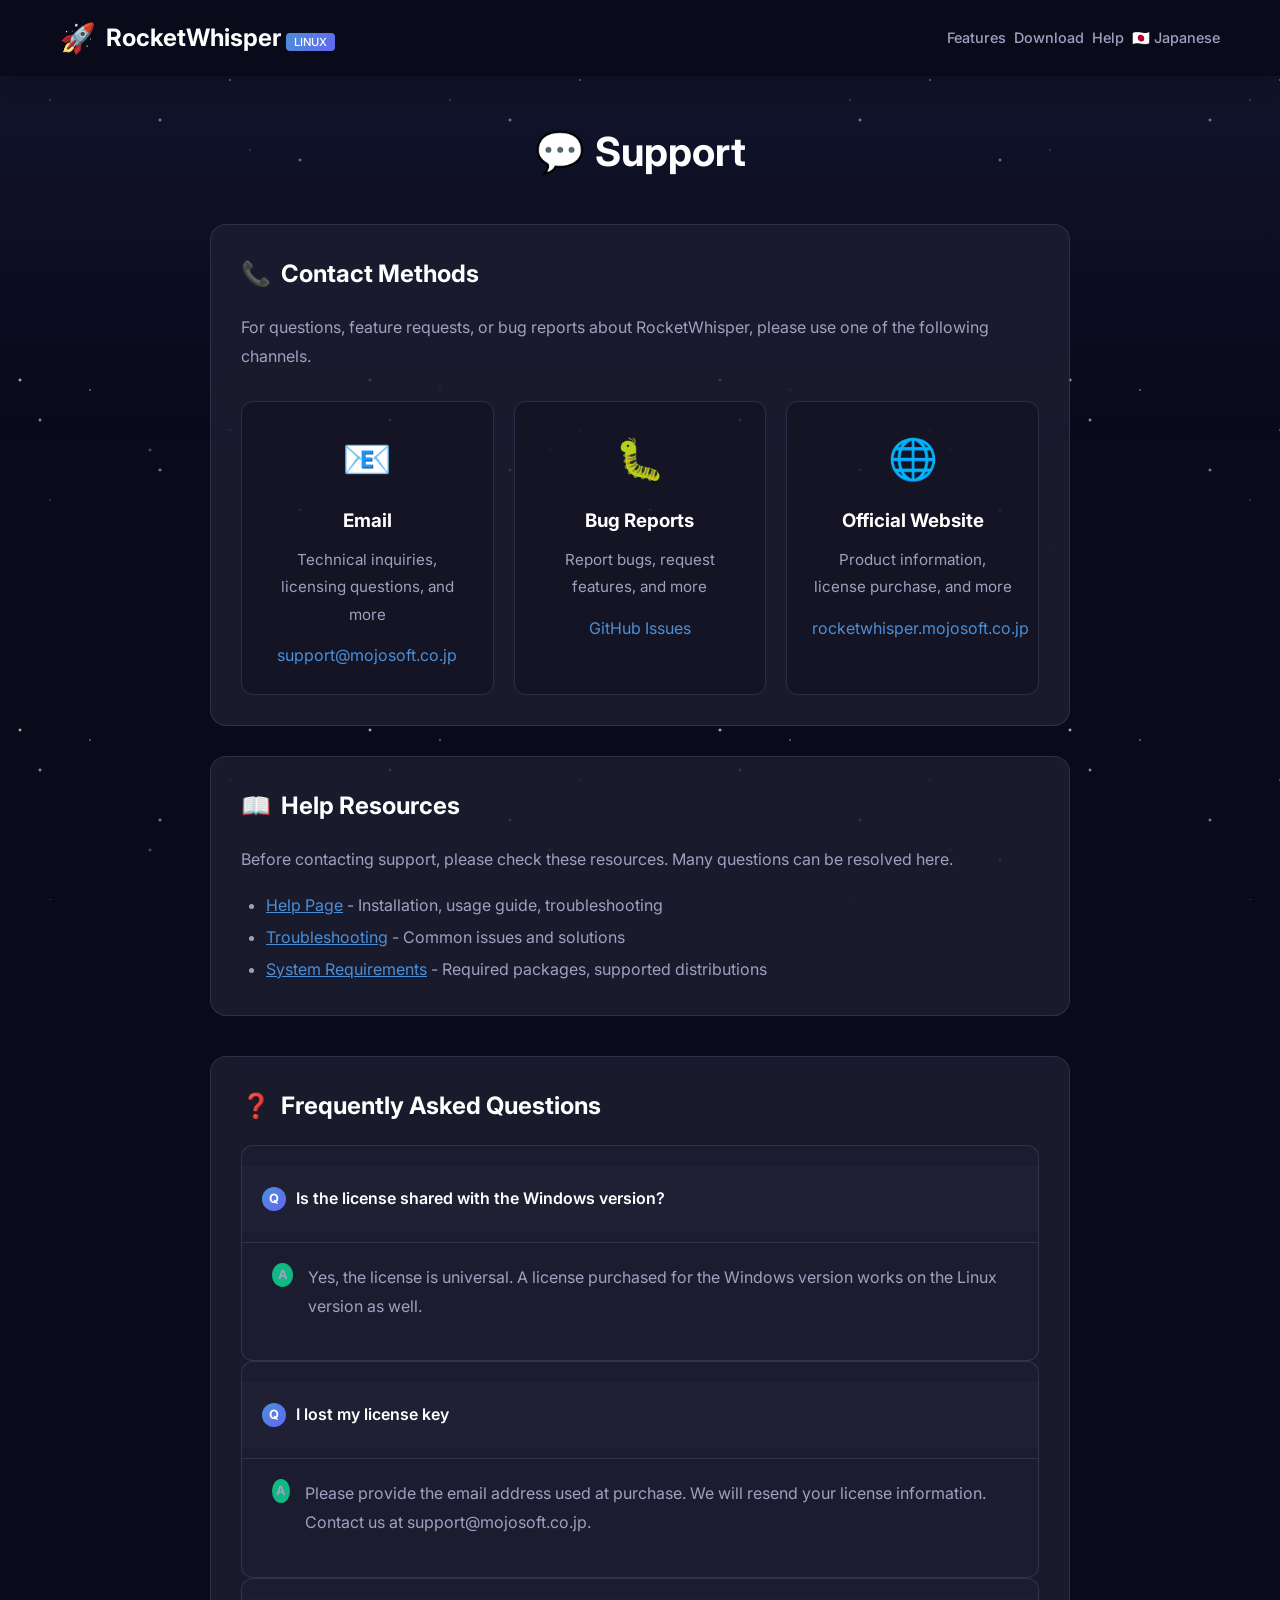
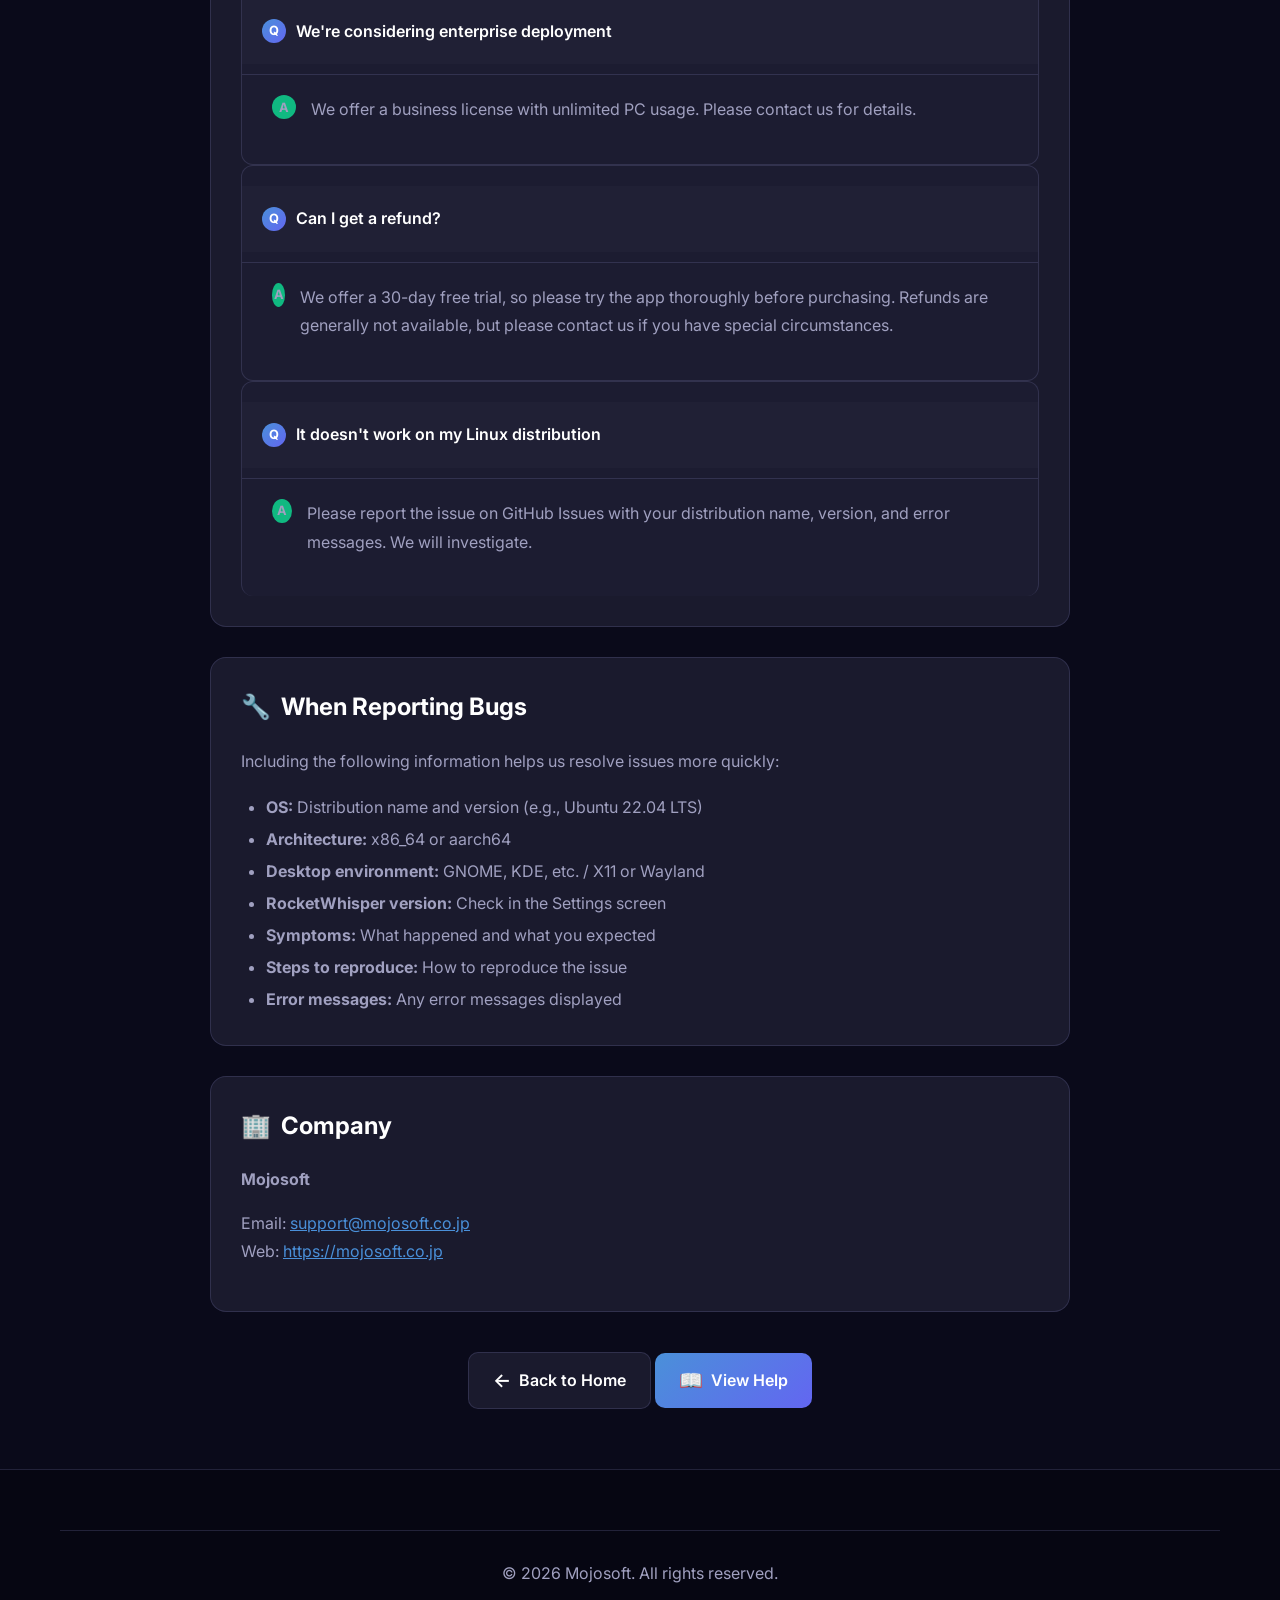
<file: en/support.html>
<!DOCTYPE html>
<html lang="en">
<head>
    <meta charset="UTF-8">
    
    <meta name="viewport" content="width=device-width, initial-scale=1.0">
    <meta name="robots" content="index, follow, max-image-preview:large">
    <meta name="description" content="RocketWhisper for Linux support page. FAQ, troubleshooting, and contact information.">
    <meta name="keywords" content="RocketWhisper,Linux,support,FAQ,troubleshooting,speech recognition,transcription,Ubuntu,contact">
    <meta property="og:title" content="Support &amp; FAQ - RocketWhisper for Linux | AI Speech Recognition">
    <meta property="og:description" content="RocketWhisper for Linux support page. FAQ, troubleshooting, and contact information.">
    <meta property="og:type" content="website">
    <meta property="og:url" content="https://mojosoftjp.github.io/rocketwhisper-linux/en/support.html">
    <meta property="og:site_name" content="Mojosoft">
    
    
    
    <title>Support &amp; FAQ - RocketWhisper for Linux | AI Speech Recognition</title>
    <link rel="icon" type="image/png" href="../images/favicon.png">
    <link rel="stylesheet" href="../css/style.css">
    <link rel="preconnect" href="https://fonts.googleapis.com">
    <link rel="preconnect" href="https://fonts.gstatic.com" crossorigin>
    <link href="https://fonts.googleapis.com/css2?family=Inter:wght@400;500;700;900&family=Noto+Sans+JP:wght@400;500;700;900&display=swap" rel="stylesheet">
    <style>
        body { font-family: 'Inter', 'Noto Sans JP', sans-serif; }
        .support-container {
            max-width: 900px;
            margin: 0 auto;
            padding: 120px 20px 60px;
        }
        .support-section {
            background: var(--bg-card);
            border: 1px solid var(--border-color);
            border-radius: 16px;
            padding: 30px;
            margin-bottom: 30px;
        }
        .support-section h2 {
            display: flex;
            align-items: center;
            gap: 10px;
            margin-bottom: 20px;
            font-size: 1.5rem;
        }
        .support-section p {
            color: var(--text-secondary);
            line-height: 1.8;
            margin-bottom: 15px;
        }
        .contact-cards {
            display: grid;
            grid-template-columns: repeat(auto-fit, minmax(250px, 1fr));
            gap: 20px;
            margin-top: 30px;
        }
        .contact-card {
            background: rgba(0, 0, 0, 0.2);
            border: 1px solid var(--border-color);
            border-radius: 12px;
            padding: 25px;
            text-align: center;
            transition: all 0.3s ease;
        }
        .contact-card:hover {
            border-color: var(--primary-color);
            transform: translateY(-3px);
        }
        .contact-icon {
            font-size: 2.5rem;
            margin-bottom: 15px;
        }
        .contact-card h3 {
            margin-bottom: 10px;
        }
        .contact-card p {
            color: var(--text-secondary);
            margin-bottom: 15px;
            font-size: 0.95rem;
        }
        .contact-card a {
            color: var(--primary-color);
            text-decoration: none;
        }
        .contact-card a:hover {
            text-decoration: underline;
        }
        .faq-section {
            margin-top: 40px;
        }
        .faq-item {
            border-bottom: 1px solid var(--border-color);
            padding: 20px 0;
        }
        .faq-item:last-child {
            border-bottom: none;
        }
        .faq-question {
            color: var(--text-primary);
            font-weight: 600;
            margin-bottom: 10px;
            display: flex;
            align-items: center;
            gap: 10px;
        }
        .faq-answer {
            color: var(--text-secondary);
            line-height: 1.8;
            padding-left: 30px;
        }
        .q-badge, .a-badge {
            width: 24px;
            height: 24px;
            border-radius: 50%;
            display: inline-flex;
            align-items: center;
            justify-content: center;
            font-size: 0.8rem;
            font-weight: 700;
        }
        .q-badge {
            background: var(--gradient-primary);
        }
        .a-badge {
            background: var(--success-color);
        }
    </style>
  <link rel="canonical" href="https://mojosoftjp.github.io/rocketwhisper-linux/en/support.html">
  <link rel="alternate" href="https://mojosoftjp.github.io/rocketwhisper-linux/support.html" hreflang="ja">
  <link rel="alternate" href="https://mojosoftjp.github.io/rocketwhisper-linux/en/support.html" hreflang="en">
  <meta property="og:locale" content="en_US">
  <meta name="twitter:title" content="Support &amp; FAQ - RocketWhisper for Linux | AI Speech Recognition">
  <meta name="twitter:description" content="RocketWhisper for Linux support page. FAQ, troubleshooting, and contact information.">
  <meta property="og:image" content="https://mojosoftjp.github.io/rocketwhisper-linux/images/favicon.png">
  <meta name="twitter:image" content="https://mojosoftjp.github.io/rocketwhisper-linux/images/favicon.png">
  <meta property="og:image:alt" content="Support &amp; FAQ - RocketWhisper for Linux | AI Speech Recognition">
  <meta name="twitter:image:alt" content="Support &amp; FAQ - RocketWhisper for Linux | AI Speech Recognition">
  <meta property="og:image:width" content="48">
  <meta property="og:image:height" content="48">
  <meta name="twitter:card" content="summary">
</head>
<body>
    <div class="stars"></div>
    <div class="stars2"></div>
    <div class="aurora"></div>

    <nav class="navbar scrolled">
        <div class="nav-container">
            <a href="index.html" class="nav-logo">
                <span class="logo-icon">🚀</span>
                <span class="logo-text">RocketWhisper <span class="linux-badge">Linux</span></span>
            </a>
            <ul class="nav-menu">
                <li><a href="index.html#features">Features</a></li>
                <li><a href="index.html#download">Download</a></li>
                <li><a href="help.html">Help</a></li>
                <li><a href="../support.html" onclick="sessionStorage.setItem('rw-lang','ja')">&#x1F1EF;&#x1F1F5; Japanese</a></li>
            </ul>
            <button class="nav-toggle">☰</button>
        </div>
    </nav>

    <div class="support-container">
        <h1 style="text-align: center; margin-bottom: 40px; font-size: 2.5rem;">
            <span style="margin-right: 10px;">💬</span>Support
        </h1>

        <section class="support-section">
            <h2><span>📞</span> Contact Methods</h2>
            <p>For questions, feature requests, or bug reports about RocketWhisper, please use one of the following channels.</p>

            <div class="contact-cards">
                <div class="contact-card">
                    <div class="contact-icon">📧</div>
                    <h3>Email</h3>
                    <p>Technical inquiries, licensing questions, and more</p>
                    <a href="mailto:support@mojosoft.co.jp">support@mojosoft.co.jp</a>
                </div>
                <div class="contact-card">
                    <div class="contact-icon">🐛</div>
                    <h3>Bug Reports</h3>
                    <p>Report bugs, request features, and more</p>
                    <a href="https://github.com/mojosoftjp/rocketwhisper-linux/issues" target="_blank">GitHub Issues</a>
                </div>
                <div class="contact-card">
                    <div class="contact-icon">🌐</div>
                    <h3>Official Website</h3>
                    <p>Product information, license purchase, and more</p>
                    <a href="https://rocketwhisper.mojosoft.co.jp" target="_blank">rocketwhisper.mojosoft.co.jp</a>
                </div>
            </div>
        </section>

        <section class="support-section">
            <h2><span>📖</span> Help Resources</h2>
            <p>Before contacting support, please check these resources. Many questions can be resolved here.</p>
            <ul style="color: var(--text-secondary); line-height: 2; padding-left: 25px;">
                <li><a href="help.html" style="color: var(--primary-color);">Help Page</a> - Installation, usage guide, troubleshooting</li>
                <li><a href="help.html#troubleshooting" style="color: var(--primary-color);">Troubleshooting</a> - Common issues and solutions</li>
                <li><a href="index.html#specs" style="color: var(--primary-color);">System Requirements</a> - Required packages, supported distributions</li>
            </ul>
        </section>

        <section class="support-section faq-section">
            <h2><span>❓</span> Frequently Asked Questions</h2>

            <div class="faq-item">
                <div class="faq-question">
                    <span class="q-badge">Q</span>
                    Is the license shared with the Windows version?
                </div>
                <div class="faq-answer">
                    <span class="a-badge">A</span>
                    Yes, the license is universal. A license purchased for the Windows version works on the Linux version as well.
                </div>
            </div>

            <div class="faq-item">
                <div class="faq-question">
                    <span class="q-badge">Q</span>
                    I lost my license key
                </div>
                <div class="faq-answer">
                    <span class="a-badge">A</span>
                    Please provide the email address used at purchase. We will resend your license information. Contact us at support@mojosoft.co.jp.
                </div>
            </div>

            <div class="faq-item">
                <div class="faq-question">
                    <span class="q-badge">Q</span>
                    We're considering enterprise deployment
                </div>
                <div class="faq-answer">
                    <span class="a-badge">A</span>
                    We offer a business license with unlimited PC usage. Please contact us for details.
                </div>
            </div>

            <div class="faq-item">
                <div class="faq-question">
                    <span class="q-badge">Q</span>
                    Can I get a refund?
                </div>
                <div class="faq-answer">
                    <span class="a-badge">A</span>
                    We offer a 30-day free trial, so please try the app thoroughly before purchasing. Refunds are generally not available, but please contact us if you have special circumstances.
                </div>
            </div>

            <div class="faq-item">
                <div class="faq-question">
                    <span class="q-badge">Q</span>
                    It doesn't work on my Linux distribution
                </div>
                <div class="faq-answer">
                    <span class="a-badge">A</span>
                    Please report the issue on GitHub Issues with your distribution name, version, and error messages. We will investigate.
                </div>
            </div>
        </section>

        <section class="support-section">
            <h2><span>🔧</span> When Reporting Bugs</h2>
            <p>Including the following information helps us resolve issues more quickly:</p>
            <ul style="color: var(--text-secondary); line-height: 2; padding-left: 25px;">
                <li><strong>OS:</strong> Distribution name and version (e.g., Ubuntu 22.04 LTS)</li>
                <li><strong>Architecture:</strong> x86_64 or aarch64</li>
                <li><strong>Desktop environment:</strong> GNOME, KDE, etc. / X11 or Wayland</li>
                <li><strong>RocketWhisper version:</strong> Check in the Settings screen</li>
                <li><strong>Symptoms:</strong> What happened and what you expected</li>
                <li><strong>Steps to reproduce:</strong> How to reproduce the issue</li>
                <li><strong>Error messages:</strong> Any error messages displayed</li>
            </ul>
        </section>

        <section class="support-section">
            <h2><span>🏢</span> Company</h2>
            <p><strong>Mojosoft</strong></p>
            <p style="color: var(--text-secondary);">
                Email: <a href="mailto:support@mojosoft.co.jp" style="color: var(--primary-color);">support@mojosoft.co.jp</a><br>
                Web: <a href="https://mojosoft.co.jp" style="color: var(--primary-color);">https://mojosoft.co.jp</a>
            </p>
        </section>

        <div style="text-align: center; margin-top: 40px;">
            <a href="index.html" class="btn btn-secondary">
                <span class="btn-icon">←</span>
                Back to Home
            </a>
            <a href="help.html" class="btn btn-primary">
                <span class="btn-icon">📖</span>
                View Help
            </a>
        </div>
    </div>

    <footer class="footer">
        <div class="container">
            <div class="footer-bottom">
                <p>&copy; 2026 Mojosoft. All rights reserved.</p>
            </div>
        </div>
    </footer>

    <script>
        document.querySelector('.nav-toggle').addEventListener('click', function() {
            document.querySelector('.nav-menu').classList.toggle('active');
        });
    </script>
</body>
</html>
</file>
<file: css/style.css>
/* =====================================================
   RocketWhisper Linux - Space Theme CSS
   ===================================================== */

/* Reset & Base */
*, *::before, *::after {
    margin: 0;
    padding: 0;
    box-sizing: border-box;
}

:root {
    --primary-color: #4A90D9;
    --primary-dark: #3a7bc8;
    --secondary-color: #6366f1;
    --accent-color: #f59e0b;
    --success-color: #10b981;
    --warning-color: #f59e0b;
    --danger-color: #ef4444;
    --bg-dark: #0a0a1a;
    --bg-card: rgba(30, 30, 50, 0.8);
    --bg-card-hover: rgba(40, 40, 70, 0.9);
    --text-primary: #ffffff;
    --text-secondary: #a0a0c0;
    --border-color: rgba(100, 100, 150, 0.3);
    --gradient-primary: linear-gradient(135deg, #4A90D9 0%, #6366f1 100%);
    --gradient-accent: linear-gradient(135deg, #f59e0b 0%, #ef4444 100%);
    --shadow-glow: 0 0 30px rgba(74, 144, 217, 0.3);
}

html {
    scroll-behavior: smooth;
}

body {
    font-family: 'Noto Sans JP', -apple-system, BlinkMacSystemFont, sans-serif;
    background: var(--bg-dark);
    color: var(--text-primary);
    line-height: 1.6;
    overflow-x: hidden;
}

/* Space Background Effects */
.stars, .stars2, .stars3 {
    position: fixed;
    top: 0;
    left: 0;
    width: 100%;
    height: 100%;
    pointer-events: none;
    z-index: -1;
}

.stars {
    background: radial-gradient(2px 2px at 20px 30px, #fff, transparent),
                radial-gradient(2px 2px at 40px 70px, rgba(255,255,255,0.8), transparent),
                radial-gradient(1px 1px at 90px 40px, #fff, transparent),
                radial-gradient(2px 2px at 160px 120px, rgba(255,255,255,0.7), transparent),
                radial-gradient(1px 1px at 230px 80px, #fff, transparent),
                radial-gradient(2px 2px at 300px 160px, rgba(255,255,255,0.6), transparent);
    background-repeat: repeat;
    background-size: 350px 350px;
    animation: twinkle 4s ease-in-out infinite;
}

.stars2 {
    background: radial-gradient(1px 1px at 50px 100px, rgba(255,255,255,0.5), transparent),
                radial-gradient(2px 2px at 150px 50px, rgba(255,255,255,0.4), transparent),
                radial-gradient(1px 1px at 250px 150px, rgba(255,255,255,0.5), transparent);
    background-repeat: repeat;
    background-size: 400px 400px;
    animation: twinkle 6s ease-in-out infinite 1s;
}

.stars3 {
    background: radial-gradient(1px 1px at 100px 200px, rgba(255,255,255,0.3), transparent),
                radial-gradient(2px 2px at 200px 100px, rgba(255,255,255,0.2), transparent);
    background-repeat: repeat;
    background-size: 500px 500px;
    animation: twinkle 8s ease-in-out infinite 2s;
}

@keyframes twinkle {
    0%, 100% { opacity: 0.5; }
    50% { opacity: 1; }
}

/* Shooting Stars */
.shooting-stars {
    position: fixed;
    top: 0;
    left: 0;
    width: 100%;
    height: 100%;
    pointer-events: none;
    z-index: -1;
    overflow: hidden;
}

.shooting-star {
    position: absolute;
    width: 150px;
    height: 2px;
    background: linear-gradient(90deg, rgba(255,255,255,0) 0%, rgba(255,255,255,0.8) 50%, rgba(255,255,255,0) 100%);
    animation: shooting 4s linear infinite;
    opacity: 0;
}

.shooting-star:nth-child(1) {
    top: 10%;
    left: 20%;
    animation-delay: 0s;
}

.shooting-star:nth-child(2) {
    top: 30%;
    left: 60%;
    animation-delay: 2s;
}

.shooting-star:nth-child(3) {
    top: 50%;
    left: 40%;
    animation-delay: 4s;
}

@keyframes shooting {
    0% {
        transform: translateX(-100px) translateY(0) rotate(-45deg);
        opacity: 0;
    }
    10% { opacity: 1; }
    90% { opacity: 1; }
    100% {
        transform: translateX(400px) translateY(400px) rotate(-45deg);
        opacity: 0;
    }
}

/* Aurora */
.aurora {
    position: fixed;
    top: 0;
    left: 0;
    width: 100%;
    height: 50vh;
    background: linear-gradient(180deg,
        rgba(74, 144, 217, 0.1) 0%,
        rgba(99, 102, 241, 0.05) 50%,
        transparent 100%);
    pointer-events: none;
    z-index: -1;
    animation: aurora 10s ease-in-out infinite;
}

@keyframes aurora {
    0%, 100% { opacity: 0.5; transform: translateY(0); }
    50% { opacity: 0.8; transform: translateY(-20px); }
}

/* Container */
.container {
    max-width: 1200px;
    margin: 0 auto;
    padding: 0 20px;
}

/* Navigation */
.navbar {
    position: fixed;
    top: 0;
    left: 0;
    right: 0;
    z-index: 1000;
    padding: 15px 0;
    transition: all 0.3s ease;
    background: transparent;
}

.navbar.scrolled {
    background: rgba(10, 10, 26, 0.95);
    backdrop-filter: blur(10px);
    box-shadow: 0 2px 20px rgba(0, 0, 0, 0.3);
}

.nav-container {
    max-width: 1200px;
    margin: 0 auto;
    padding: 0 20px;
    display: flex;
    justify-content: space-between;
    align-items: center;
}

.nav-logo {
    display: flex;
    align-items: center;
    gap: 10px;
    text-decoration: none;
    color: var(--text-primary);
    font-size: 1.5rem;
    font-weight: 700;
}

.logo-icon {
    font-size: 1.8rem;
}

.linux-badge {
    background: var(--gradient-primary);
    padding: 2px 8px;
    border-radius: 4px;
    font-size: 0.7rem;
    font-weight: 500;
    text-transform: uppercase;
}

.nav-menu {
    display: flex;
    list-style: none;
    gap: 8px;
    align-items: center;
}

.nav-menu a {
    color: var(--text-secondary);
    text-decoration: none;
    font-weight: 500;
    transition: color 0.3s ease;
    white-space: nowrap;
    font-size: 0.9rem;
}

.nav-menu a:hover {
    color: var(--text-primary);
}

.nav-btn-windows {
    background: rgba(255, 255, 255, 0.1);
    padding: 8px 16px;
    border-radius: 8px;
    border: 1px solid rgba(255, 255, 255, 0.2);
}

.nav-btn-windows:hover {
    background: rgba(255, 255, 255, 0.2);
}

.nav-btn-purchase {
    background: linear-gradient(135deg, #4A90D9, #67B8F7) !important;
    color: white !important;
    padding: 8px 16px;
    border-radius: 8px;
    font-weight: 500;
    transition: transform 0.3s ease, box-shadow 0.3s ease;
}

.nav-btn-purchase:hover {
    transform: translateY(-2px);
    box-shadow: 0 4px 15px rgba(74, 144, 217, 0.4);
    color: white !important;
}

.nav-toggle {
    display: none;
    background: none;
    border: none;
    color: var(--text-primary);
    font-size: 1.5rem;
    cursor: pointer;
}

/* Hero Section */
.hero {
    min-height: 100vh;
    display: flex;
    align-items: center;
    padding: 120px 20px 80px;
    max-width: 1200px;
    margin: 0 auto;
    gap: 60px;
}

.hero-content {
    flex: 1;
}

.hero-badge {
    display: inline-flex;
    align-items: center;
    gap: 8px;
    background: rgba(74, 144, 217, 0.2);
    border: 1px solid rgba(74, 144, 217, 0.3);
    padding: 8px 16px;
    border-radius: 30px;
    font-size: 0.9rem;
    margin-bottom: 20px;
}

.badge-icon {
    font-size: 1.2rem;
}

.hero-title {
    font-size: 4rem;
    font-weight: 700;
    line-height: 1.1;
    margin-bottom: 10px;
}

.gradient-text {
    background: var(--gradient-primary);
    -webkit-background-clip: text;
    -webkit-text-fill-color: transparent;
    background-clip: text;
}

.hero-subtitle {
    display: block;
    font-size: 2rem;
    color: var(--text-secondary);
    font-weight: 400;
}

.hero-description {
    font-size: 1.5rem;
    color: var(--text-secondary);
    margin: 20px 0 30px;
    line-height: 1.6;
}

.hero-description strong {
    color: var(--accent-color);
}

.hero-features {
    display: flex;
    gap: 20px;
    margin-bottom: 40px;
    flex-wrap: wrap;
}

.hero-feature {
    display: flex;
    align-items: center;
    gap: 8px;
    background: var(--bg-card);
    padding: 10px 20px;
    border-radius: 10px;
    border: 1px solid var(--border-color);
}

.feature-icon {
    font-size: 1.2rem;
}

.hero-buttons {
    display: flex;
    gap: 15px;
    margin-bottom: 30px;
    flex-wrap: wrap;
}

.hero-platforms {
    display: flex;
    align-items: center;
    gap: 15px;
    flex-wrap: wrap;
}

.platform-label {
    color: var(--text-secondary);
    font-size: 0.9rem;
}

.platform-icons {
    display: flex;
    gap: 15px;
    flex-wrap: wrap;
}

.platform {
    font-size: 0.9rem;
    color: var(--text-secondary);
}

/* Hero Visual */
.hero-visual {
    flex: 1;
    display: flex;
    justify-content: center;
}

.app-preview {
    perspective: 1000px;
}

.preview-window {
    background: var(--bg-card);
    border: 1px solid var(--border-color);
    border-radius: 16px;
    overflow: hidden;
    width: 400px;
    height: 330px;  /* 固定高さでウィンドウ伸縮を完全防止 */
    box-shadow: var(--shadow-glow);
    transform: rotateY(-5deg) rotateX(5deg);
    transition: transform 0.5s ease;
}

.preview-window:hover {
    transform: rotateY(0) rotateX(0);
}

.preview-header {
    background: rgba(0, 0, 0, 0.3);
    padding: 12px 16px;
    display: flex;
    align-items: center;
    gap: 12px;
}

.preview-dots {
    display: flex;
    gap: 6px;
}

.dot {
    width: 12px;
    height: 12px;
    border-radius: 50%;
}

.dot.red { background: #ff5f57; }
.dot.yellow { background: #febc2e; }
.dot.green { background: #28c840; }

.preview-title {
    color: var(--text-secondary);
    font-size: 0.9rem;
}

.preview-content {
    padding: 40px 20px;
    height: 280px;  /* 固定高さでウィンドウ伸縮を防止 */
    overflow: hidden;
}

.waveform {
    position: relative;
    display: flex;
    justify-content: center;
    align-items: center;
    gap: 4px;
    height: 120px;
    margin-bottom: 20px;
    overflow: hidden;
}

.wave-bar {
    width: 6px;
    background: var(--gradient-primary);
    border-radius: 3px;
    animation: wave 1.2s ease-in-out infinite;
    transform-origin: center;  /* 中央から拡大縮小 */
    will-change: transform;    /* GPUレイヤー分離でレイアウト影響を防止 */
}

.wave-bar:nth-child(1) { height: 20px; animation-delay: 0s; }
.wave-bar:nth-child(2) { height: 40px; animation-delay: 0.1s; }
.wave-bar:nth-child(3) { height: 60px; animation-delay: 0.2s; }
.wave-bar:nth-child(4) { height: 80px; animation-delay: 0.3s; }
.wave-bar:nth-child(5) { height: 60px; animation-delay: 0.4s; }
.wave-bar:nth-child(6) { height: 40px; animation-delay: 0.5s; }
.wave-bar:nth-child(7) { height: 60px; animation-delay: 0.6s; }
.wave-bar:nth-child(8) { height: 80px; animation-delay: 0.7s; }
.wave-bar:nth-child(9) { height: 60px; animation-delay: 0.8s; }
.wave-bar:nth-child(10) { height: 40px; animation-delay: 0.9s; }
.wave-bar:nth-child(11) { height: 20px; animation-delay: 1.0s; }
.wave-bar:nth-child(12) { height: 30px; animation-delay: 1.1s; }

@keyframes wave {
    0%, 100% { transform: scaleY(1); }
    50% { transform: scaleY(1.5); }
}

.transcription-demo {
    text-align: center;
    color: var(--text-secondary);
}

.typing-text {
    display: inline-block;
    overflow: hidden;
    animation: typing 3s steps(15) infinite;
}

@keyframes typing {
    0%, 100% { width: 0; }
    50%, 80% { width: 100%; }
}

/* Buttons */
.btn {
    display: inline-flex;
    align-items: center;
    gap: 8px;
    padding: 12px 24px;
    border-radius: 10px;
    font-weight: 600;
    text-decoration: none;
    transition: all 0.3s ease;
    border: none;
    cursor: pointer;
    font-size: 1rem;
}

.btn-primary {
    background: var(--gradient-primary);
    color: white;
}

.btn-primary:hover {
    transform: translateY(-2px);
    box-shadow: 0 10px 30px rgba(74, 144, 217, 0.4);
}

.btn-secondary {
    background: var(--bg-card);
    color: var(--text-primary);
    border: 1px solid var(--border-color);
}

.btn-secondary:hover {
    background: var(--bg-card-hover);
    transform: translateY(-2px);
}

.btn-outline {
    background: transparent;
    color: var(--text-primary);
    border: 2px solid var(--primary-color);
}

.btn-outline:hover {
    background: var(--primary-color);
}

.btn-lg {
    padding: 16px 32px;
    font-size: 1.1rem;
}

.btn-icon {
    font-size: 1.2rem;
}

/* Section Styles */
section {
    padding: 100px 0;
}

.section-title {
    text-align: center;
    font-size: 2.5rem;
    margin-bottom: 60px;
    display: flex;
    align-items: center;
    justify-content: center;
    gap: 15px;
}

.title-icon {
    font-size: 2rem;
}

/* Problem Section */
.problem-section {
    background: linear-gradient(180deg, transparent 0%, rgba(30, 30, 50, 0.5) 50%, transparent 100%);
}

.problem-grid {
    display: grid;
    grid-template-columns: repeat(auto-fit, minmax(250px, 1fr));
    gap: 30px;
}

.problem-card {
    background: var(--bg-card);
    border: 1px solid var(--border-color);
    border-radius: 16px;
    padding: 30px;
    text-align: center;
    transition: all 0.3s ease;
}

.problem-card:hover {
    transform: translateY(-5px);
    border-color: var(--primary-color);
}

.problem-icon {
    font-size: 3rem;
    margin-bottom: 15px;
}

.problem-card h3 {
    margin-bottom: 10px;
    color: var(--accent-color);
}

.problem-card p {
    color: var(--text-secondary);
    font-size: 0.95rem;
}

/* Solution Section */
.solution-section {
    padding: 100px 0;
}

.solution-content {
    display: flex;
    flex-direction: column;
    align-items: center;
    gap: 40px;
}

.solution-main {
    width: 100%;
    max-width: 700px;
}

.solution-card {
    background: var(--bg-card);
    border: 1px solid var(--border-color);
    border-radius: 20px;
    padding: 40px;
    text-align: center;
}

.solution-card.highlight {
    border-color: var(--primary-color);
    box-shadow: var(--shadow-glow);
}

.solution-icon {
    font-size: 4rem;
    margin-bottom: 20px;
}

.solution-card h3 {
    font-size: 1.8rem;
    margin-bottom: 15px;
}

.solution-card p {
    color: var(--text-secondary);
    font-size: 1.1rem;
    line-height: 1.8;
}

.solution-card strong {
    color: var(--success-color);
}

.solution-features {
    display: flex;
    flex-wrap: wrap;
    justify-content: center;
    gap: 20px;
}

.solution-feature {
    display: flex;
    align-items: center;
    gap: 8px;
    background: rgba(16, 185, 129, 0.1);
    border: 1px solid rgba(16, 185, 129, 0.3);
    padding: 10px 20px;
    border-radius: 30px;
}

.check-icon {
    color: var(--success-color);
}

/* GPU Section */
.gpu-section {
    background: linear-gradient(180deg, transparent 0%, rgba(16, 185, 129, 0.05) 50%, transparent 100%);
}

.gpu-content {
    display: flex;
    align-items: center;
    gap: 60px;
}

.gpu-text {
    flex: 1;
}

.gpu-badge {
    display: inline-flex;
    align-items: center;
    gap: 10px;
    background: rgba(118, 185, 0, 0.2);
    border: 1px solid rgba(118, 185, 0, 0.4);
    padding: 8px 20px;
    border-radius: 30px;
    margin-bottom: 20px;
}

.nvidia-logo {
    background: linear-gradient(135deg, #76b900 0%, #8cc63f 100%);
    -webkit-background-clip: text;
    -webkit-text-fill-color: transparent;
    background-clip: text;
    font-weight: 700;
}

.gpu-text h2 {
    font-size: 2.5rem;
    margin-bottom: 20px;
}

.highlight-text {
    color: var(--success-color);
}

.gpu-description {
    color: var(--text-secondary);
    font-size: 1.1rem;
    margin-bottom: 30px;
    line-height: 1.8;
}

.gpu-specs {
    display: flex;
    flex-direction: column;
    gap: 10px;
    margin-bottom: 20px;
}

.gpu-spec {
    display: flex;
    justify-content: space-between;
    padding: 10px 15px;
    background: var(--bg-card);
    border-radius: 8px;
    max-width: 350px;
}

.spec-label {
    color: var(--text-secondary);
}

.spec-value {
    color: var(--success-color);
    font-weight: 600;
}

.gpu-note {
    color: var(--text-secondary);
    font-size: 0.9rem;
}

.gpu-visual {
    flex: 1;
    display: flex;
    justify-content: center;
}

.gpu-card {
    background: var(--bg-card);
    border: 1px solid rgba(118, 185, 0, 0.3);
    border-radius: 20px;
    padding: 40px;
    text-align: center;
    box-shadow: 0 0 40px rgba(118, 185, 0, 0.2);
}

.gpu-card .gpu-icon {
    font-size: 4rem;
    margin-bottom: 20px;
}

.gpu-stats {
    display: flex;
    gap: 40px;
    justify-content: center;
    margin-bottom: 15px;
}

.stat {
    text-align: center;
}

.stat-value {
    display: block;
    font-size: 2.5rem;
    font-weight: 700;
    color: var(--success-color);
}

.stat-label {
    color: var(--text-secondary);
    font-size: 0.9rem;
}

.stat-note {
    color: var(--text-secondary);
    font-size: 0.8rem;
}

/* New Features Section */
.new-features-section {
    background: linear-gradient(180deg, transparent 0%, rgba(245, 158, 11, 0.05) 50%, transparent 100%);
}

.new-badge-large {
    display: inline-block;
    background: var(--gradient-accent);
    padding: 8px 24px;
    border-radius: 30px;
    font-weight: 700;
    font-size: 1.1rem;
    margin-bottom: 20px;
    text-align: center;
    width: 100%;
}

.new-feature-cards {
    display: grid;
    grid-template-columns: repeat(auto-fit, minmax(400px, 1fr));
    gap: 30px;
}

.new-feature-card {
    background: var(--bg-card);
    border: 1px solid rgba(245, 158, 11, 0.3);
    border-radius: 20px;
    padding: 30px;
}

.new-feature-header {
    display: flex;
    align-items: center;
    gap: 15px;
    margin-bottom: 15px;
}

.new-feature-icon {
    font-size: 2rem;
}

.new-feature-header h3 {
    font-size: 1.5rem;
}

.new-feature-desc {
    color: var(--text-secondary);
    margin-bottom: 20px;
    line-height: 1.7;
}

.new-feature-flow {
    display: flex;
    align-items: center;
    justify-content: space-between;
    flex-wrap: wrap;
    gap: 10px;
}

.flow-step {
    display: flex;
    flex-direction: column;
    align-items: center;
    gap: 5px;
    font-size: 0.85rem;
}

.step-num {
    width: 30px;
    height: 30px;
    background: var(--gradient-primary);
    border-radius: 50%;
    display: flex;
    align-items: center;
    justify-content: center;
    font-weight: 700;
}

.flow-arrow {
    color: var(--text-secondary);
}

.search-examples {
    display: flex;
    flex-direction: column;
    gap: 10px;
}

.example {
    background: rgba(255, 255, 255, 0.05);
    padding: 10px 15px;
    border-radius: 8px;
    font-size: 0.9rem;
    color: var(--text-secondary);
    border-left: 3px solid var(--primary-color);
}

/* Features Grid */
.features-section {
    background: linear-gradient(180deg, transparent 0%, rgba(30, 30, 50, 0.5) 50%, transparent 100%);
}

.features-grid {
    display: grid;
    grid-template-columns: repeat(auto-fit, minmax(260px, 1fr));
    gap: 25px;
}

.feature-card {
    background: var(--bg-card);
    border: 1px solid var(--border-color);
    border-radius: 16px;
    padding: 25px;
    transition: all 0.3s ease;
}

.feature-card:hover {
    transform: translateY(-5px);
    border-color: var(--primary-color);
    box-shadow: var(--shadow-glow);
}

.feature-icon-wrap {
    font-size: 2.5rem;
    margin-bottom: 15px;
}

.feature-card h3 {
    margin-bottom: 10px;
    font-size: 1.1rem;
}

.feature-card p {
    color: var(--text-secondary);
    font-size: 0.9rem;
}

/* How To Section */
.howto-section {
    padding: 100px 0;
}

.howto-steps {
    display: flex;
    flex-direction: column;
    gap: 40px;
    max-width: 800px;
    margin: 0 auto;
}

.howto-step {
    display: flex;
    gap: 30px;
    align-items: flex-start;
}

.step-number {
    width: 60px;
    height: 60px;
    background: var(--gradient-primary);
    border-radius: 50%;
    display: flex;
    align-items: center;
    justify-content: center;
    font-size: 1.5rem;
    font-weight: 700;
    flex-shrink: 0;
}

.step-content {
    flex: 1;
}

.step-content h3 {
    font-size: 1.3rem;
    margin-bottom: 15px;
}

.code-block {
    background: rgba(0, 0, 0, 0.3);
    border: 1px solid var(--border-color);
    border-radius: 8px;
    padding: 15px 20px;
    margin-bottom: 10px;
    overflow-x: auto;
}

.code-block code {
    color: var(--success-color);
    font-family: 'Fira Code', monospace;
    font-size: 0.95rem;
}

.step-note {
    color: var(--text-secondary);
    font-size: 0.9rem;
}

.step-note code {
    background: rgba(255, 255, 255, 0.1);
    padding: 2px 6px;
    border-radius: 4px;
}

.hotkey-display {
    display: flex;
    align-items: center;
    gap: 15px;
    margin-bottom: 10px;
}

.key {
    background: linear-gradient(180deg, #3a3a5a 0%, #2a2a4a 100%);
    border: 1px solid var(--border-color);
    border-radius: 8px;
    padding: 15px 25px;
    font-size: 1.2rem;
    font-weight: 700;
    box-shadow: 0 4px 0 rgba(0, 0, 0, 0.3);
}

.key-label {
    color: var(--text-secondary);
}

/* Specs Section */
.specs-section {
    background: linear-gradient(180deg, transparent 0%, rgba(30, 30, 50, 0.5) 50%, transparent 100%);
}

.specs-grid {
    display: grid;
    grid-template-columns: repeat(auto-fit, minmax(300px, 1fr));
    gap: 25px;
}

.spec-card {
    background: var(--bg-card);
    border: 1px solid var(--border-color);
    border-radius: 16px;
    padding: 25px;
}

.spec-card h3 {
    margin-bottom: 20px;
    font-size: 1.1rem;
}

.spec-table {
    width: 100%;
    border-collapse: collapse;
}

.spec-table td {
    padding: 10px 0;
    border-bottom: 1px solid var(--border-color);
}

.spec-table td:first-child {
    color: var(--text-secondary);
}

.spec-table td:last-child {
    text-align: right;
}

.spec-table td.note {
    text-align: center;
    color: var(--text-secondary);
    font-size: 0.85rem;
    font-style: italic;
}

.spec-table code {
    background: rgba(255, 255, 255, 0.1);
    padding: 2px 6px;
    border-radius: 4px;
    font-size: 0.85rem;
}

/* Wayland Section */
.wayland-section {
    padding: 60px 0;
}

.wayland-notice {
    background: rgba(245, 158, 11, 0.1);
    border: 1px solid rgba(245, 158, 11, 0.3);
    border-radius: 16px;
    padding: 30px;
    display: flex;
    gap: 20px;
}

.wayland-icon {
    font-size: 2.5rem;
    flex-shrink: 0;
}

.wayland-content h3 {
    color: var(--accent-color);
    margin-bottom: 15px;
}

.wayland-content ul {
    margin: 15px 0;
    padding-left: 25px;
    color: var(--text-secondary);
}

.wayland-content li {
    margin-bottom: 8px;
}

.wayland-content code {
    background: rgba(0, 0, 0, 0.3);
    padding: 2px 6px;
    border-radius: 4px;
    font-size: 0.85rem;
}

.wayland-packages {
    background: rgba(0, 0, 0, 0.2);
    padding: 15px;
    border-radius: 8px;
    margin: 15px 0;
}

.wayland-packages code {
    color: var(--success-color);
}

.wayland-tip {
    color: var(--text-secondary);
    font-style: italic;
}

/* Download Section */
.download-section {
    padding: 100px 0;
}

.download-cards {
    display: flex;
    justify-content: center;
    gap: 30px;
    flex-wrap: wrap;
    margin-bottom: 40px;
}

.download-card {
    background: var(--bg-card);
    border: 1px solid var(--border-color);
    border-radius: 20px;
    padding: 40px;
    text-align: center;
    min-width: 280px;
    position: relative;
    transition: all 0.3s ease;
}

.download-card:hover {
    transform: translateY(-5px);
}

.download-card.featured {
    border-color: var(--primary-color);
    box-shadow: var(--shadow-glow);
}

.card-badge {
    position: absolute;
    top: -12px;
    left: 50%;
    transform: translateX(-50%);
    background: var(--gradient-primary);
    padding: 5px 20px;
    border-radius: 20px;
    font-size: 0.85rem;
    font-weight: 600;
}

.card-icon {
    font-size: 3rem;
    margin-bottom: 15px;
}

.download-card h3 {
    font-size: 1.5rem;
    margin-bottom: 10px;
}

.card-arch {
    color: var(--text-secondary);
    font-size: 0.9rem;
    margin-bottom: 15px;
}

.card-desc {
    color: var(--text-secondary);
    margin-bottom: 20px;
    line-height: 1.6;
}

.card-size {
    color: var(--accent-color);
    font-weight: 600;
    margin-bottom: 20px;
}

.download-info {
    display: flex;
    justify-content: center;
    gap: 40px;
    flex-wrap: wrap;
}

.info-item {
    display: flex;
    align-items: center;
    gap: 8px;
    color: var(--text-secondary);
}

.info-icon {
    font-size: 1.2rem;
}

.download-notice {
    display: flex;
    gap: 16px;
    align-items: flex-start;
    background: rgba(255, 170, 50, 0.1);
    border: 1px solid rgba(255, 170, 50, 0.35);
    border-radius: 12px;
    padding: 20px 24px;
    margin-bottom: 2rem;
    text-align: left;
}

.download-notice .notice-icon {
    font-size: 1.6rem;
    flex-shrink: 0;
    margin-top: 2px;
}

.download-notice .notice-content h4 {
    color: #ffaa32;
    font-size: 1rem;
    margin-bottom: 0.4rem;
}

.download-notice .notice-content p {
    color: rgba(255, 255, 255, 0.85);
    font-size: 0.92rem;
    line-height: 1.6;
    margin: 0;
}

.download-notice .code-block {
    background: rgba(0, 0, 0, 0.3);
    border-radius: 6px;
    padding: 8px 14px;
    display: inline-block;
}

.download-notice .code-block code {
    color: #67B8F7;
    font-size: 0.88rem;
}

/* Pricing Section */
.pricing-section {
    background: linear-gradient(180deg, transparent 0%, rgba(30, 30, 50, 0.5) 50%, transparent 100%);
}

.pricing-cards {
    display: flex;
    justify-content: center;
    gap: 30px;
    flex-wrap: wrap;
}

.pricing-card {
    background: var(--bg-card);
    border: 1px solid var(--border-color);
    border-radius: 20px;
    padding: 40px;
    min-width: 280px;
    max-width: 320px;
    position: relative;
    transition: all 0.3s ease;
}

.pricing-card:hover {
    transform: translateY(-5px);
}

.pricing-card.featured {
    border-color: var(--primary-color);
    box-shadow: var(--shadow-glow);
}

.pricing-card.trial {
    border-color: var(--success-color);
}

.pricing-badge {
    position: absolute;
    top: -12px;
    left: 50%;
    transform: translateX(-50%);
    background: var(--gradient-primary);
    padding: 5px 20px;
    border-radius: 20px;
    font-size: 0.85rem;
    font-weight: 600;
}

.pricing-header {
    text-align: center;
    margin-bottom: 30px;
}

.pricing-header h3 {
    font-size: 1.3rem;
    margin-bottom: 15px;
}

.price {
    display: flex;
    align-items: baseline;
    justify-content: center;
    gap: 5px;
}

.price-amount {
    font-size: 2.5rem;
    font-weight: 700;
    color: var(--primary-color);
}

.price-note {
    color: var(--text-secondary);
    font-size: 0.9rem;
}

.pricing-features {
    list-style: none;
    margin-bottom: 30px;
}

.pricing-features li {
    padding: 10px 0;
    border-bottom: 1px solid var(--border-color);
}

.pricing-card .btn {
    width: 100%;
    justify-content: center;
}

/* Users Section */
.users-section {
    padding: 100px 0;
}

.users-grid {
    display: grid;
    grid-template-columns: repeat(auto-fit, minmax(250px, 1fr));
    gap: 30px;
}

.user-card {
    background: var(--bg-card);
    border: 1px solid var(--border-color);
    border-radius: 16px;
    padding: 30px;
    text-align: center;
    transition: all 0.3s ease;
}

.user-card:hover {
    transform: translateY(-5px);
    border-color: var(--primary-color);
}

.user-icon {
    font-size: 3rem;
    margin-bottom: 15px;
}

.user-card h3 {
    margin-bottom: 10px;
}

.user-card p {
    color: var(--text-secondary);
    font-size: 0.95rem;
}

/* FAQ Section */
.faq-section {
    background: linear-gradient(180deg, transparent 0%, rgba(30, 30, 50, 0.5) 50%, transparent 100%);
}

.faq-list {
    max-width: 800px;
    margin: 0 auto;
    display: flex;
    flex-direction: column;
    gap: 20px;
}

.faq-item {
    background: var(--bg-card);
    border: 1px solid var(--border-color);
    border-radius: 12px;
    overflow: hidden;
}

.faq-question, .faq-answer {
    display: flex;
    gap: 15px;
    padding: 20px;
}

.faq-question {
    background: rgba(255, 255, 255, 0.02);
    font-weight: 600;
}

.faq-answer {
    border-top: 1px solid var(--border-color);
    color: var(--text-secondary);
}

.faq-icon {
    width: 30px;
    height: 30px;
    border-radius: 50%;
    display: flex;
    align-items: center;
    justify-content: center;
    font-weight: 700;
    flex-shrink: 0;
}

.faq-question .faq-icon {
    background: var(--gradient-primary);
}

.faq-answer .faq-icon {
    background: var(--success-color);
}

.faq-answer code {
    background: rgba(255, 255, 255, 0.1);
    padding: 2px 6px;
    border-radius: 4px;
}

/* Footer */
.footer {
    background: rgba(0, 0, 0, 0.3);
    padding: 60px 0 30px;
    border-top: 1px solid var(--border-color);
}

.footer-content {
    display: flex;
    justify-content: space-between;
    flex-wrap: wrap;
    gap: 40px;
    margin-bottom: 40px;
}

.footer-brand {
    max-width: 300px;
}

.footer-logo {
    font-size: 1.5rem;
    font-weight: 700;
    margin-bottom: 10px;
}

.footer-brand p {
    color: var(--text-secondary);
}

.footer-links {
    display: flex;
    gap: 60px;
    flex-wrap: wrap;
}

.footer-column h4 {
    margin-bottom: 15px;
    font-size: 1rem;
}

.footer-column ul {
    list-style: none;
}

.footer-column li {
    margin-bottom: 10px;
}

.footer-column a {
    color: var(--text-secondary);
    text-decoration: none;
    transition: color 0.3s ease;
}

.footer-column a:hover {
    color: var(--text-primary);
}

.footer-bottom {
    text-align: center;
    padding-top: 30px;
    border-top: 1px solid var(--border-color);
    color: var(--text-secondary);
}

/* Responsive */
@media (max-width: 992px) {
    .hero {
        flex-direction: column;
        text-align: center;
    }

    .hero-title {
        font-size: 3rem;
    }

    .hero-features {
        justify-content: center;
    }

    .hero-buttons {
        justify-content: center;
    }

    .hero-platforms {
        justify-content: center;
    }

    .preview-window {
        width: 100%;
        max-width: 350px;
        transform: none;
    }

    .gpu-content {
        flex-direction: column;
    }

    .new-feature-cards {
        grid-template-columns: 1fr;
    }
}

@media (max-width: 960px) {
    .nav-menu {
        display: none;
        position: absolute;
        top: 100%;
        left: 0;
        right: 0;
        background: rgba(10, 10, 26, 0.98);
        flex-direction: column;
        padding: 20px;
        gap: 15px;
    }

    .nav-menu.active {
        display: flex;
    }

    .nav-menu a {
        font-size: 1rem;
    }

    .nav-toggle {
        display: block;
    }

    .hero-title {
        font-size: 2.5rem;
    }

    .hero-subtitle {
        font-size: 1.5rem;
    }

    .section-title {
        font-size: 2rem;
    }

    .howto-step {
        flex-direction: column;
        align-items: center;
        text-align: center;
    }

    .wayland-notice {
        flex-direction: column;
        align-items: center;
        text-align: center;
    }

    .footer-content {
        flex-direction: column;
        align-items: center;
        text-align: center;
    }

    .footer-links {
        justify-content: center;
    }
}

@media (max-width: 480px) {
    .hero-title {
        font-size: 2rem;
    }

    .hero-feature {
        width: 100%;
        justify-content: center;
    }

    .btn-lg {
        width: 100%;
        justify-content: center;
    }

    .download-card {
        width: 100%;
    }

    .pricing-card {
        width: 100%;
        max-width: none;
    }
}
</file>
